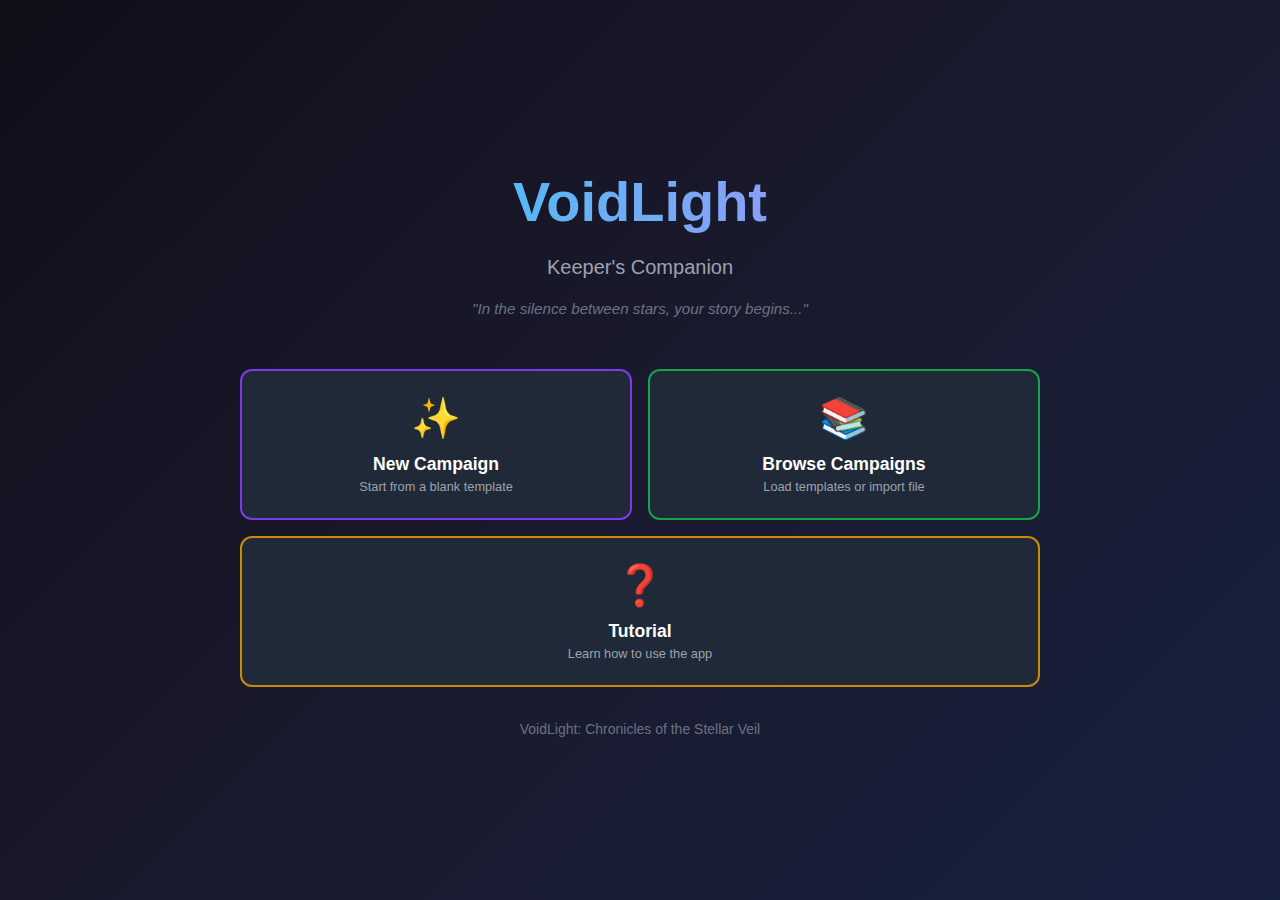
<file: index.html>
<!DOCTYPE html>
<html lang="en">

<head>
  <meta charset="UTF-8">
  <meta name="viewport" content="width=device-width, initial-scale=1.0">
  <title>VoidLight - Keeper's Companion</title>
  <link rel="stylesheet" href="styles.css">
</head>

<body>
  <div id="app" class="min-h-screen bg-gray-900 text-white">
    
    <!-- Campaign Selection Screen -->
    <div id="campaignSelectScreen" class="campaign-select-screen">
      <div class="campaign-select-container">
        <div class="campaign-select-header">
          <h1 class="title-gradient">VoidLight</h1>
          <p class="subtitle">Keeper's Companion</p>
          <p class="tagline">"In the silence between stars, your story begins..."</p>
        </div>
        
        <!-- Main Actions -->
        <div class="campaign-actions">
          <button id="newCampaignBtn" class="campaign-action-btn new">
            <span class="action-icon">✨</span>
            <span class="action-title">New Campaign</span>
            <span class="action-desc">Start from a blank template</span>
          </button>
          
          <button id="showTemplatesBtn" class="campaign-action-btn templates">
            <span class="action-icon">📚</span>
            <span class="action-title">Browse Campaigns</span>
            <span class="action-desc">Load templates or import file</span>
          </button>
          
          <button id="showTutorialBtn" class="campaign-action-btn tutorial" style="grid-column: span 2;">
            <span class="action-icon">❓</span>
            <span class="action-title">Tutorial</span>
            <span class="action-desc">Learn how to use the app</span>
          </button>
        </div>
        
        <!-- Template Browser (hidden by default) -->
        <div id="templateBrowser" class="template-browser hidden">
          <h3>📚 Campaign Library</h3>
          
          <!-- Import Button -->
          <div class="import-section">
            <label class="import-campaign-btn">
              📂 Import Campaign from File
              <input type="file" id="loadCampaignInput" accept=".json" class="hidden">
            </label>
          </div>
          
          <h4 class="template-section-title">Pre-Made Campaign Templates</h4>
          <div id="templateList" class="template-list">
            <!-- Templates loaded dynamically -->
          </div>
          <button id="closeTemplatesBtn" class="btn btn-gray mt-4">← Back</button>
        </div>
        
        <!-- Tutorial Section (hidden by default) -->
        <div id="tutorialSection" class="tutorial-section hidden">
          <h3>❓ How to Use the Keeper's Companion</h3>
          <div class="tutorial-content custom-scrollbar">
            <div class="tutorial-chapter">
              <h4>🎯 Overview</h4>
              <p>The VoidLight Keeper's Companion is a digital tool to help Keepers manage their tabletop RPG sessions. It tracks characters, clocks, dice rolls, scenes, and more.</p>
            </div>
            
            <div class="tutorial-chapter">
              <h4>📋 Dashboard</h4>
              <p>The main hub showing your current scene, active clocks, party status, and pinned NPCs/monsters. Use the "Edit Dashboard" button to choose which characters appear here.</p>
              <ul>
                <li><strong>Scene Tracker:</strong> Navigate between scenes and view details like atmosphere, objectives, and keeper tips.</li>
                <li><strong>Active Clocks:</strong> Visual progress trackers for ongoing events.</li>
                <li><strong>Spotlight Focus:</strong> Click a character to give them the spotlight (costs Hope for allies, Fear for adversaries).</li>
                <li><strong>Keeper Moves:</strong> Quick reference for soft, hard, and devastating moves.</li>
              </ul>
            </div>
            
            <div class="tutorial-chapter">
              <h4>👥 Characters (Players, NPCs, Monsters)</h4>
              <p>Each tab lets you manage different character types:</p>
              <ul>
                <li><strong>Add Characters:</strong> Click the "+ Add" button to create new characters with stats, abilities, and notes.</li>
                <li><strong>Stats:</strong> Track HP, Stress, Hope, Armor Slots, and Evasion.</li>
                <li><strong>Abilities:</strong> Add, edit, or remove abilities with costs (Hope for allies, Fear for adversaries).</li>
                <li><strong>Pin to Dashboard:</strong> Use the 📌 button to show characters on the dashboard.</li>
                <li><strong>Ally/Adversary:</strong> Toggle NPCs between ally (uses Hope) and adversary (uses Fear).</li>
              </ul>
            </div>
            
            <div class="tutorial-chapter">
              <h4>⏰ Clocks</h4>
              <p>Clocks are visual countdowns for events, dangers, or progress:</p>
              <ul>
                <li>Click segments to fill/unfill them.</li>
                <li>Create clocks with 4, 6, or 8 segments.</li>
                <li>Hide clocks from players using the eye icon.</li>
              </ul>
            </div>
            
            <div class="tutorial-chapter">
              <h4>🎲 Dice Roller</h4>
              <p>Roll dice using VoidLight's Duality system:</p>
              <ul>
                <li><strong>Duality Roll:</strong> 2d12 + modifier with Hope/Fear outcome.</li>
                <li><strong>Keeper d20:</strong> Standard d20 for quick checks.</li>
                <li><strong>Damage Dice:</strong> Roll various damage dice.</li>
                <li>Results auto-increment Hope or Fear tokens based on outcomes.</li>
              </ul>
            </div>
            
            <div class="tutorial-chapter">
              <h4>📖 Scenes</h4>
              <p>Organize your adventure into scenes:</p>
              <ul>
                <li>Click scene numbers to navigate.</li>
                <li>Expand scenes to see atmosphere, objectives, key rolls, NPCs, outcomes, and tips.</li>
                <li>Add new scenes or edit existing ones.</li>
              </ul>
            </div>
            
            <div class="tutorial-chapter">
              <h4>💾 Saving & Loading</h4>
              <ul>
                <li><strong>Save:</strong> Export your campaign to a JSON file.</li>
                <li><strong>Load:</strong> Import a previously saved campaign.</li>
                <li><strong>Reset:</strong> Return to default state or start fresh.</li>
                <li><strong>Templates:</strong> Load pre-made campaign templates.</li>
              </ul>
            </div>
            
            <div class="tutorial-chapter">
              <h4>👁 Keeper Mode</h4>
              <p>Toggle between Keeper and Player views. In Player mode, hidden characters, notes, and keeper-only information are concealed.</p>
            </div>
          </div>
          <button id="closeTutorialBtn" class="btn btn-gray mt-4">← Back</button>
        </div>
        
        <div class="campaign-select-footer">
          <p>VoidLight: Chronicles of the Stellar Veil</p>
        </div>
      </div>
    </div>
    
    <!-- Main App (hidden until campaign loaded) -->
    <div id="mainApp" class="hidden">
      <!-- Header -->
      <header class="header">
        <div class="header-container">
          <div class="header-main">
            <div class="header-title">
              <h1 class="title-gradient">VoidLight</h1>
              <p class="subtitle">Keeper's Companion</p>
            </div>

            <div class="header-controls">
              <!-- Save/Load Controls -->
              <div class="save-load-controls">
                <button id="saveBtn" class="btn btn-save btn-small" title="Save campaign to JSON file">
                  💾 Save
                </button>
                <label class="btn btn-load btn-small">
                  📂 Load
                  <input type="file" id="loadInput" accept=".json" class="hidden">
                </label>
                <button id="exportBtn" class="btn btn-cyan btn-small" title="Export/Import sections">
                  📤 Export
                </button>
                <button id="resetBtn" class="btn btn-red-dark btn-small" title="Reset to default">
                  🔄 Reset
                </button>
                <button id="exitCampaignBtn" class="btn btn-gray btn-small" title="Return to campaign selection">
                  🚪 Exit
                </button>
              </div>

              <!-- Fear Tokens -->
              <div class="fear-tokens-container">
                <span class="fear-label">Fear:</span>
                <button id="fearMinus" class="btn-token">−</button>
                <span id="fearCount" class="fear-count">0/12</span>
                <button id="fearPlus" class="btn-token">+</button>
              </div>

              <!-- Keeper Mode Toggle -->
              <button id="keeperModeBtn" class="btn btn-keeper active btn-small">
                👁 Keeper Mode
              </button>
              
              <!-- Equipment Reference -->
              <button id="equipmentBtn" class="btn btn-equipment btn-small">
                ⚔️ Equipment
              </button>
            </div>
          </div>

          <!-- Campaign Name (editable) -->
          <div class="session-name-container">
            <input type="text" id="sessionNameInput" class="session-name-input" value="New Campaign"
              placeholder="Campaign name...">
          </div>

          <!-- Navigation Tabs -->
          <div class="nav-tabs">
            <button class="tab-btn active" data-tab="dashboard">Dashboard</button>
            <button class="tab-btn" data-tab="players">Players</button>
            <button class="tab-btn" data-tab="npcs">NPCs</button>
            <button class="tab-btn" data-tab="monsters">Monsters</button>
            <button class="tab-btn" data-tab="scenes">Scenes</button>
            <button class="tab-btn" data-tab="clocks">Clocks</button>
            <button class="tab-btn" data-tab="dice">Dice</button>
            <button class="tab-btn" data-tab="notes">Notes</button>
          </div>
        </div>
      </header>

      <!-- Main Content -->
      <main class="main-content">
        <!-- Dashboard Tab -->
        <div id="dashboardTab" class="tab-content active">
          <!-- Scene Tracker -->
          <div class="panel">
            <div class="scene-header">
              <h3 class="panel-title text-purple">Scene</h3>
              <div id="sceneButtons" class="scene-buttons"></div>
            </div>
            <div id="sceneDetail"></div>
          </div>

          <!-- Clocks & Dice Roller - 2 Columns -->
          <div class="two-column-grid">
            <!-- Active Clocks -->
            <div class="panel">
              <h3 class="panel-title text-purple">Active Clocks</h3>
              <div id="dashboardClocks" class="clocks-grid"></div>
            </div>

            <!-- Dice Roller -->
            <div class="panel">
              <div id="diceRoller"></div>
            </div>
          </div>

          <!-- Party Status -->
          <div class="panel">
            <div class="panel-header">
              <h3 class="panel-title text-blue">Party Status</h3>
              <button id="dashboardSelectorBtn" class="btn btn-small btn-gray">⚙️ Edit Dashboard</button>
            </div>
            <div id="partyStatus" class="character-grid"></div>
          </div>

          <!-- NPCs on Dashboard -->
          <div id="npcDashboardPanel" class="panel hidden">
            <h3 class="panel-title text-red">Active NPCs & Enemies</h3>
            <div id="npcDashboard" class="character-grid"></div>
          </div>

          <!-- Spotlight Focus & Adversary Abilities (Keeper Only) -->
          <div class="two-column-grid keeper-only">
            <!-- Spotlight Focus -->
            <div class="panel">
              <h3 class="panel-title text-yellow">🔦 Spotlight Focus</h3>
              <p class="text-small text-gray mb-2">Players: Free | Allies: 1 Hope | Adversaries: 1 Fear</p>
              <div id="spotlightDisplay" class="spotlight-display"></div>
              <div id="spotlightButtons"></div>
            </div>

            <!-- NPC & Monster Abilities -->
            <div class="panel">
              <h3 class="panel-title text-red">⚔️ NPC & Monster Abilities</h3>
              <div id="abilityTooltip" class="ability-tooltip">
                <span class="text-gray italic">Hover over an ability to see details</span>
              </div>
              <div id="abilityButtons"></div>
            </div>
          </div>

          <!-- Keeper Moves Panel -->
          <div class="panel keeper-only">
            <h3 class="panel-title text-purple">📋 Keeper Moves</h3>
            <div class="keeper-moves-grid">
              <!-- Soft Moves -->
              <div class="moves-column">
                <div class="moves-header text-gray">Soft Moves (Free)</div>
                <div id="softMoves" class="moves-list"></div>
              </div>
              <!-- Hard Moves -->
              <div class="moves-column">
                <div class="moves-header text-purple">Hard Moves (1-3 Fear)</div>
                <div id="hardMoves" class="moves-list"></div>
              </div>
              <!-- Devastating Moves -->
              <div class="moves-column">
                <div class="moves-header text-red">Devastating (4+ Fear)</div>
                <div id="devastatingMoves" class="moves-list"></div>
              </div>
            </div>
          </div>
        </div>

        <!-- Players Tab -->
        <div id="playersTab" class="tab-content">
          <div class="tab-header">
            <h2>Player Characters</h2>
            <button id="addPlayerBtn" class="btn btn-blue keeper-only">+ Add Player</button>
          </div>
          <div id="playersGrid" class="character-cards-grid"></div>
        </div>

        <!-- NPCs Tab -->
        <div id="npcsTab" class="tab-content">
          <div class="tab-header">
            <h2>NPCs</h2>
            <button id="addNpcBtn" class="btn btn-red keeper-only">+ Add NPC</button>
          </div>
          <div id="npcsGrid" class="character-cards-grid"></div>
          <div id="hiddenNpcsInfo" class="hidden-info keeper-only hidden"></div>
        </div>

        <!-- Monsters Tab -->
        <div id="monstersTab" class="tab-content">
          <div class="tab-header">
            <h2>Monsters & Enemies</h2>
            <div class="tab-header-actions">
              <button id="bestiaryBtn" class="btn btn-cyan keeper-only">📖 Bestiary</button>
              <button id="addMonsterBtn" class="btn btn-green keeper-only">+ Add Monster</button>
            </div>
          </div>
          <div id="monstersGrid" class="character-cards-grid"></div>
          <div id="hiddenMonstersInfo" class="hidden-info keeper-only hidden"></div>
        </div>

        <!-- Scenes Tab -->
        <div id="scenesTab" class="tab-content">
          <div class="tab-header">
            <h2>Scenes</h2>
            <button id="addSceneBtn" class="btn btn-purple keeper-only">+ Add Scene</button>
          </div>
          <div id="scenesGrid" class="scenes-grid"></div>
        </div>

        <!-- Clocks Tab -->
        <div id="clocksTab" class="tab-content">
          <div class="tab-header">
            <h2>Clocks</h2>
          </div>
          <div class="add-clock-form keeper-only">
            <input type="text" id="newClockName" placeholder="Clock name..." class="input">
            <select id="newClockSegments" class="select">
              <option value="4">4 segments</option>
              <option value="6">6 segments</option>
              <option value="8">8 segments</option>
            </select>
            <button id="addClockBtn" class="btn btn-purple">+ Add Clock</button>
          </div>
          <div id="clocksGrid" class="clocks-full-grid"></div>
        </div>

        <!-- Dice Tab -->
        <div id="diceTab" class="tab-content">
          <div class="two-column-grid">
            <div class="panel">
              <div id="fullDiceRoller"></div>
            </div>
            <div class="panel">
              <h3 class="panel-title">🎲 Quick Reference</h3>
              <div class="reference-table">
                <div class="reference-row">
                  <span class="text-green">Success + Hope</span>
                  <span>Met DC, Hope > Fear → +1 Hope</span>
                </div>
                <div class="reference-row">
                  <span class="text-purple">Success + Fear</span>
                  <span>Met DC, Fear > Hope → +1 Fear</span>
                </div>
                <div class="reference-row">
                  <span class="text-cyan">Failure + Hope</span>
                  <span>Missed DC, Hope > Fear → +1 Hope</span>
                </div>
                <div class="reference-row">
                  <span class="text-red">Failure + Fear</span>
                  <span>Missed DC, Fear > Hope → +1 Fear</span>
                </div>
                <div class="reference-row">
                  <span class="text-yellow">Critical!</span>
                  <span>Doubles = Auto-success + bonus</span>
                </div>
              </div>
              <div class="difficulty-scale">
                <h4 class="text-small text-gray">Difficulty Classes</h4>
                <div class="difficulty-badges">
                  <span class="text-green">5 Trivial</span>
                  <span class="text-cyan">10 Easy</span>
                  <span class="text-white">15 Standard</span>
                  <span class="text-orange">20 Hard</span>
                  <span class="text-red">25 Almost Impossible</span>
                </div>
              </div>
              <div class="text-small text-gray mt-2">
                <p>Hope max: 10 per character | Fear Tokens max: 12</p>
              </div>
            </div>
          </div>
        </div>

        <!-- Notes Tab -->
        <div id="notesTab" class="tab-content">
          <div class="keeper-only">
            <h2>Keeper Notes</h2>
            <textarea id="notesTextarea" class="notes-textarea custom-scrollbar"
              placeholder="Write your session notes here..."></textarea>
            <div class="notes-actions">
              <button id="clearNotesBtn" class="btn btn-red-dark">🗑 Clear</button>
            </div>
          </div>
          <div class="player-only text-center text-gray py-12">
            Notes are only visible in Keeper Mode
          </div>
        </div>
      </main>

      <!-- Footer -->
      <footer class="footer">
        VoidLight Keeper's Companion • Chronicles of the Stellar Veil
      </footer>
    </div>

    <!-- Dashboard Selector Modal -->
    <div id="dashboardSelectorModal" class="modal hidden">
      <div class="modal-content modal-small">
        <div class="modal-header">
          <h4>Select Dashboard Characters</h4>
          <button id="closeDashboardSelector" class="modal-close">✕</button>
        </div>
        <div id="dashboardSelectorContent" class="modal-body custom-scrollbar"></div>
      </div>
    </div>

    <!-- Add Character Modal -->
    <div id="addCharModal" class="modal hidden">
      <div class="modal-content modal-large custom-scrollbar">
        <div class="modal-header">
          <h3 id="addCharModalTitle" class="modal-title">Add Character</h3>
          <button id="closeAddCharModal" class="modal-close">✕</button>
        </div>
        <input type="hidden" id="addCharType" value="player">
        <input type="hidden" id="addCharEditId" value="">
        <div class="modal-form">
          <div class="form-row">
            <div class="form-group">
              <label class="label">Name *</label>
              <input type="text" id="addCharName" class="input" placeholder="Character name">
            </div>
            <div class="form-group">
              <label class="label">Subtitle</label>
              <input type="text" id="addCharSubtitle" class="input" placeholder="Role or species">
            </div>
          </div>
          <div class="form-row form-row-4">
            <div class="form-group">
              <label class="label">Max HP</label>
              <input type="number" id="addCharHp" class="input" value="7" min="1">
            </div>
            <div class="form-group">
              <label class="label">Max Stress</label>
              <input type="number" id="addCharMaxStress" class="input" value="6" min="1">
            </div>
            <div class="form-group">
              <label class="label">Evasion</label>
              <input type="number" id="addCharEvasion" class="input" value="10" min="1">
            </div>
            <div class="form-group">
              <label class="label">Armor</label>
              <input type="number" id="addCharArmor" class="input" value="3" min="0">
            </div>
          </div>
          <div class="form-row form-row-4">
            <div class="form-group">
              <label class="label">Minor Threshold</label>
              <input type="number" id="addCharMinor" class="input" value="5" min="1">
            </div>
            <div class="form-group">
              <label class="label">Severe Threshold</label>
              <input type="number" id="addCharSevere" class="input" value="10" min="1">
            </div>
            <div class="form-group">
              <label class="label">Armor Slots</label>
              <input type="number" id="addCharArmorSlots" class="input" value="3" min="0" max="10">
            </div>
            <div class="form-group" id="allyCheckboxContainer">
              <label class="label">Ally?</label>
              <label class="checkbox-label mt-2">
                <input type="checkbox" id="addCharIsAlly">
                <span>Is Ally</span>
              </label>
            </div>
          </div>
          <div class="form-group">
            <label class="label">Description</label>
            <textarea id="addCharDescription" class="textarea" placeholder="Character description..."></textarea>
          </div>
          
          <!-- Abilities Editor (for NPCs and Monsters) -->
          <div id="abilitiesEditorContainer" class="abilities-editor hidden">
            <div class="abilities-editor-header">
              <span class="abilities-editor-title">⚔️ Abilities</span>
              <span id="costTypeIndicator" class="cost-type-label">(Cost: Fear)</span>
            </div>
            <div id="abilitiesList" class="abilities-list custom-scrollbar">
              <div class="no-abilities">No abilities added yet</div>
            </div>
            <div class="add-ability-row">
              <input type="text" id="newAbilityName" placeholder="Ability name">
              <select id="newAbilityType" class="type-select">
                <option value="Action">Action</option>
                <option value="Reaction">Reaction</option>
                <option value="Passive">Passive</option>
              </select>
              <input type="number" id="newAbilityCost" class="cost-input" placeholder="Cost" min="0" max="10" value="0">
              <span id="costTypeLabel" class="cost-type-label">Fear</span>
              <input type="text" id="newAbilityDesc" placeholder="Description">
              <button type="button" onclick="addModalAbility()">+ Add</button>
            </div>
          </div>
          
          <div class="form-group">
            <label class="label">Keeper Notes</label>
            <textarea id="addCharKeeperNotes" class="textarea-small"
              placeholder="Notes only visible to keeper..."></textarea>
          </div>
          <label class="checkbox-label">
            <input type="checkbox" id="addCharHidden">
            <span>Hidden from players (Keeper Only)</span>
          </label>
        </div>
        <div class="modal-actions">
          <button id="confirmAddChar" class="btn btn-purple flex-1">Add Character</button>
          <button id="cancelAddChar" class="btn btn-gray flex-1">Cancel</button>
        </div>
      </div>
    </div>

    <!-- Add Scene Modal -->
    <div id="addSceneModal" class="modal hidden">
      <div class="modal-content modal-large custom-scrollbar">
        <div class="modal-header">
          <h3 id="addSceneModalTitle" class="modal-title">Add Scene</h3>
          <button id="closeAddSceneModal" class="modal-close">✕</button>
        </div>
        <input type="hidden" id="editSceneId" value="">
        <div class="modal-form">
          <div class="form-row">
            <div class="form-group">
              <label class="label">Scene Name *</label>
              <input type="text" id="addSceneName" class="input" placeholder="e.g., The Approach">
            </div>
            <div class="form-group">
              <label class="label">Location</label>
              <input type="text" id="addSceneLocation" class="input" placeholder="e.g., Asteroid Field">
            </div>
          </div>
          <div class="form-group">
            <label class="label">Keeper Notes</label>
            <textarea id="addSceneNotes" class="textarea" placeholder="Brief notes for this scene..."></textarea>
          </div>
          <div class="form-group">
            <label class="label">Atmosphere (read-aloud text)</label>
            <textarea id="addSceneAtmosphere" class="textarea" placeholder="Descriptive text to read to players..."></textarea>
          </div>
          <div class="form-group">
            <label class="label">Objectives (one per line)</label>
            <textarea id="addSceneObjectives" class="textarea-small" placeholder="Investigate the ship&#10;Find survivors&#10;Secure the cargo"></textarea>
          </div>
          <div class="form-group">
            <label class="label">Key Rolls (one per line)</label>
            <textarea id="addSceneKeyRolls" class="textarea-small" placeholder="Knowledge + Tech (DC 14) to scan&#10;Presence + Persuasion (DC 12) to calm"></textarea>
          </div>
          <div class="form-group">
            <label class="label">NPCs Present (comma-separated)</label>
            <input type="text" id="addSceneNpcs" class="input" placeholder="Captain Rodriguez, Lisa Park">
          </div>
          <div class="form-group">
            <label class="label">Possible Outcomes (one per line)</label>
            <textarea id="addSceneOutcomes" class="textarea-small" placeholder="Success: Players gain trust&#10;Failure: Combat ensues"></textarea>
          </div>
          <div class="form-group">
            <label class="label">Keeper Tips</label>
            <textarea id="addSceneTips" class="textarea-small" placeholder="Tips for running this scene..."></textarea>
          </div>
        </div>
        <div class="modal-actions">
          <button id="confirmAddScene" class="btn btn-purple flex-1">Save Scene</button>
          <button id="cancelAddScene" class="btn btn-gray flex-1">Cancel</button>
        </div>
      </div>
    </div>

    <!-- Reset Confirmation Modal -->
    <div id="resetModal" class="modal hidden">
      <div class="modal-content modal-small">
        <div class="modal-header">
          <h4>Reset Campaign</h4>
          <button id="closeResetModal" class="modal-close">✕</button>
        </div>
        <div class="modal-body">
          <p class="text-gray mb-4">Choose a reset option:</p>
          <div class="reset-options">
            <button id="resetToDefaultBtn" class="btn btn-purple full-width mb-2">
              🔄 Reset to Template Default
            </button>
            <button id="resetToBlankBtn" class="btn btn-gray full-width mb-2">
              📄 Reset to Blank Campaign
            </button>
            <button id="cancelResetBtn" class="btn btn-red-dark full-width">
              ✕ Cancel
            </button>
          </div>
        </div>
      </div>
    </div>

    <!-- Scene Editor Modal -->
    <div id="sceneModal" class="modal hidden">
      <div class="modal-content modal-large">
        <div class="modal-header">
          <h4 id="sceneModalTitle">Add New Scene</h4>
          <button onclick="hideSceneModal()" class="modal-close">✕</button>
        </div>
        <input type="hidden" id="sceneModalMode" value="add">
        <input type="hidden" id="sceneEditId" value="">
        <div class="modal-body custom-scrollbar" style="max-height: 70vh; overflow-y: auto;">
          <div class="form-group">
            <label>Scene Name *</label>
            <input type="text" id="sceneNameInput" class="form-input" placeholder="Scene 1: The Beginning">
          </div>
          <div class="form-row">
            <div class="form-group">
              <label>Location</label>
              <input type="text" id="sceneLocationInput" class="form-input" placeholder="Space Station Alpha">
            </div>
          </div>
          <div class="form-group">
            <label>Keeper Notes</label>
            <textarea id="sceneNotesInput" class="form-textarea" rows="2" placeholder="Quick notes for the Keeper"></textarea>
          </div>
          
          <h5 class="mt-4 mb-2">🌍 Environment (Optional)</h5>
          <p class="text-gray text-small mb-2">Layer a Macro and Micro environment to create depth. Select ONE feature from the Macro as your active modifier.</p>
          
          <div class="env-layer-config">
            <div class="env-layer-header macro">MACRO ENVIRONMENT (Planet/Biome)</div>
            <div class="form-row">
              <div class="form-group" style="flex: 2;">
                <label>Environment</label>
                <select id="sceneMacroEnv" class="form-select" onchange="updateMacroTierOptions()">
                  <option value="">-- None --</option>
                  <option value="ecumenopolis">Ecumenopolis (Core World)</option>
                  <option value="death_world">Death World (Toxic)</option>
                  <option value="ice_world">Ice World (Frozen)</option>
                  <option value="volcanic_world">Volcanic World (Magma)</option>
                  <option value="dead_world">Dead World (Necropolis)</option>
                  <option value="jungle_world">Jungle World (Overgrown)</option>
                  <option value="deep_space">Deep Space (Void)</option>
                  <option value="veil_pocket">Veil Pocket (Dreamscape)</option>
                  <option value="crystalline">Crystalline World (Geode)</option>
                  <option value="megastructure">Artificial World (Megastructure)</option>
                  <option value="cyber_city">Cyber-City (Synthetic)</option>
                  <option value="desert_world">Desert World (Barren)</option>
                </select>
              </div>
              <div class="form-group" style="flex: 1;">
                <label>Tier</label>
                <select id="sceneMacroTier" class="form-select" onchange="updateMacroDifficulty()">
                  <option value="">--</option>
                </select>
              </div>
              <div class="form-group" style="flex: 0.5;">
                <label>DC</label>
                <input type="text" id="sceneMacroDC" class="input" readonly value="--">
              </div>
            </div>
            <div id="sceneMacroTierDesc" class="tier-desc hidden"></div>
          </div>
          
          <div class="env-layer-config">
            <div class="env-layer-header micro">MICRO ENVIRONMENT (Location)</div>
            <div class="form-row">
              <div class="form-group" style="flex: 2;">
                <label>Environment</label>
                <select id="sceneMicroEnv" class="form-select" onchange="updateMicroTierOptions()">
                  <option value="">-- None --</option>
                  <option value="bazaar">Marketplace / Bazaar</option>
                  <option value="noble_estate">Noble Estate / Penthouse</option>
                  <option value="cantina">Cantina / Nightclub</option>
                  <option value="factory">Factory Floor</option>
                  <option value="derelict">Derelict Ship</option>
                  <option value="prison">Prison Complex</option>
                  <option value="bunker">Military Bunker</option>
                  <option value="medical_bay">Medical Bay / Hospital</option>
                  <option value="gambling_den">Gambling Den / Casino</option>
                  <option value="cargo_hold">Cargo Hold / Warehouse</option>
                  <option value="engine_room">Engine Room / Reactor</option>
                  <option value="hangar_bay">Hangar Bay / Docking</option>
                  <option value="bridge">Bridge / Command Center</option>
                  <option value="transit_hub">Transit Hub / Spaceport</option>
                </select>
              </div>
              <div class="form-group" style="flex: 1;">
                <label>Tier</label>
                <select id="sceneMicroTier" class="form-select" onchange="updateMicroDifficulty()">
                  <option value="">--</option>
                </select>
              </div>
              <div class="form-group" style="flex: 0.5;">
                <label>DC</label>
                <input type="text" id="sceneMicroDC" class="input" readonly value="--">
              </div>
            </div>
            <div id="sceneMicroTierDesc" class="tier-desc hidden"></div>
          </div>
          <div class="form-group">
            <label>Active Environment Modifier (from Macro)</label>
            <input type="text" id="sceneEnvModifier" class="form-input" placeholder="e.g., Hostile Atmosphere: 1 Stress/min without suits">
          </div>
          
          <h5 class="mt-4 mb-2">📋 Scene Details</h5>
          <div class="form-group">
            <label>Atmosphere</label>
            <textarea id="sceneAtmosphereInput" class="form-textarea" rows="2" placeholder="Describe the sensory details..."></textarea>
          </div>
          <div class="form-group">
            <label>Objectives (one per line)</label>
            <textarea id="sceneObjectivesInput" class="form-textarea" rows="3" placeholder="Find the artifact&#10;Escape the guards&#10;Negotiate with the merchant"></textarea>
          </div>
          <div class="form-group">
            <label>Key Rolls (one per line)</label>
            <textarea id="sceneKeyRollsInput" class="form-textarea" rows="3" placeholder="Knowledge + Tech DC 14&#10;Presence + Persuasion DC 12"></textarea>
          </div>
          <div class="form-group">
            <label>NPCs Present (one per line)</label>
            <textarea id="sceneNpcsPresentInput" class="form-textarea" rows="2" placeholder="Captain Rodriguez&#10;The Mysterious Stranger"></textarea>
          </div>
          <div class="form-group">
            <label>Possible Outcomes (one per line)</label>
            <textarea id="sceneOutcomesInput" class="form-textarea" rows="3" placeholder="Success: The crew escapes&#10;Failure: Alarm is raised"></textarea>
          </div>
          <div class="form-group">
            <label>Keeper Tips</label>
            <textarea id="sceneTipsInput" class="form-textarea" rows="2" placeholder="Remember to..."></textarea>
          </div>
        </div>
        <div class="modal-footer">
          <button onclick="hideSceneModal()" class="btn btn-gray">Cancel</button>
          <button onclick="saveScene()" class="btn btn-purple">💾 Save Scene</button>
        </div>
      </div>
    </div>

    <!-- Export/Import Modal -->
    <div id="exportModal" class="modal hidden">
      <div class="modal-content modal-medium">
        <div class="modal-header">
          <h4>📤 Export / Import Sections</h4>
          <button onclick="hideExportModal()" class="modal-close">✕</button>
        </div>
        <div class="modal-body">
          <h5 class="mb-3">Export Individual Sections</h5>
          <div class="export-buttons">
            <button onclick="exportSection('players')" class="btn btn-blue full-width mb-2">👥 Export Players</button>
            <button onclick="exportSection('npcs')" class="btn btn-cyan full-width mb-2">🎭 Export NPCs</button>
            <button onclick="exportSection('monsters')" class="btn btn-red full-width mb-2">👹 Export Monsters</button>
            <button onclick="exportSection('scenes')" class="btn btn-yellow full-width mb-2">🎬 Export Scenes</button>
            <button onclick="exportSection('clocks')" class="btn btn-purple full-width mb-2">⏰ Export Clocks</button>
            <button onclick="exportSection('all')" class="btn btn-green full-width mb-2">💾 Export Full Campaign</button>
          </div>
          
          <h5 class="mt-4 mb-3">Import Section or Campaign</h5>
          <p class="text-gray text-small mb-2">Import a previously exported section file or a full campaign file.</p>
          <label class="btn btn-gray full-width">
            📂 Choose File to Import
            <input type="file" id="sectionImportInput" accept=".json" class="hidden" onchange="importSection(event)">
          </label>
        </div>
      </div>
    </div>

    <!-- Monster Bestiary Modal -->
    <div id="bestiaryModal" class="modal hidden">
      <div class="modal-content modal-full">
        <div class="modal-header">
          <h4>📖 Galactic Bestiary</h4>
          <button onclick="hideBestiaryModal()" class="modal-close">✕</button>
        </div>
        <div class="modal-body">
          <div class="bestiary-actions mb-4">
            <button onclick="loadAllBestiaryMonsters()" class="btn btn-purple">📚 Add All Monsters (Hidden)</button>
            <p class="text-gray text-small mt-1">Adds all monsters from the core rules to your campaign, hidden by default.</p>
          </div>
          <div id="bestiaryContent" class="bestiary-content custom-scrollbar">
            <!-- Populated by renderBestiary() -->
          </div>
        </div>
      </div>
    </div>

    <!-- Equipment Reference Modal -->
    <div id="equipmentModal" class="modal hidden">
      <div class="modal-content modal-full equipment-modal">
        <div class="modal-header">
          <h4>⚔️ Equipment Reference</h4>
          <div class="equipment-search-container">
            <input type="text" id="equipmentSearch" class="input equipment-search" placeholder="🔍 Search weapons, armor, augmentations..." oninput="filterEquipment()">
          </div>
          <button onclick="hideEquipmentModal()" class="modal-close">✕</button>
        </div>
        <div class="modal-body">
          <!-- Equipment Category Tabs -->
          <div class="equipment-tabs">
            <button class="equip-tab active" data-category="weapons" onclick="switchEquipmentTab('weapons')">⚔️ Weapons</button>
            <button class="equip-tab" data-category="armor" onclick="switchEquipmentTab('armor')">🛡️ Armor</button>
            <button class="equip-tab" data-category="augmentations" onclick="switchEquipmentTab('augmentations')">🦾 Augmentations</button>
            <button class="equip-tab" data-category="features" onclick="switchEquipmentTab('features')">📜 Features Glossary</button>
          </div>
          
          <!-- Equipment Content -->
          <div id="equipmentContent" class="equipment-content custom-scrollbar">
            <!-- Populated by renderEquipment() -->
          </div>
        </div>
      </div>
    </div>

  </div>

  <script src="app.js"></script>
</body>

</html>
</file>
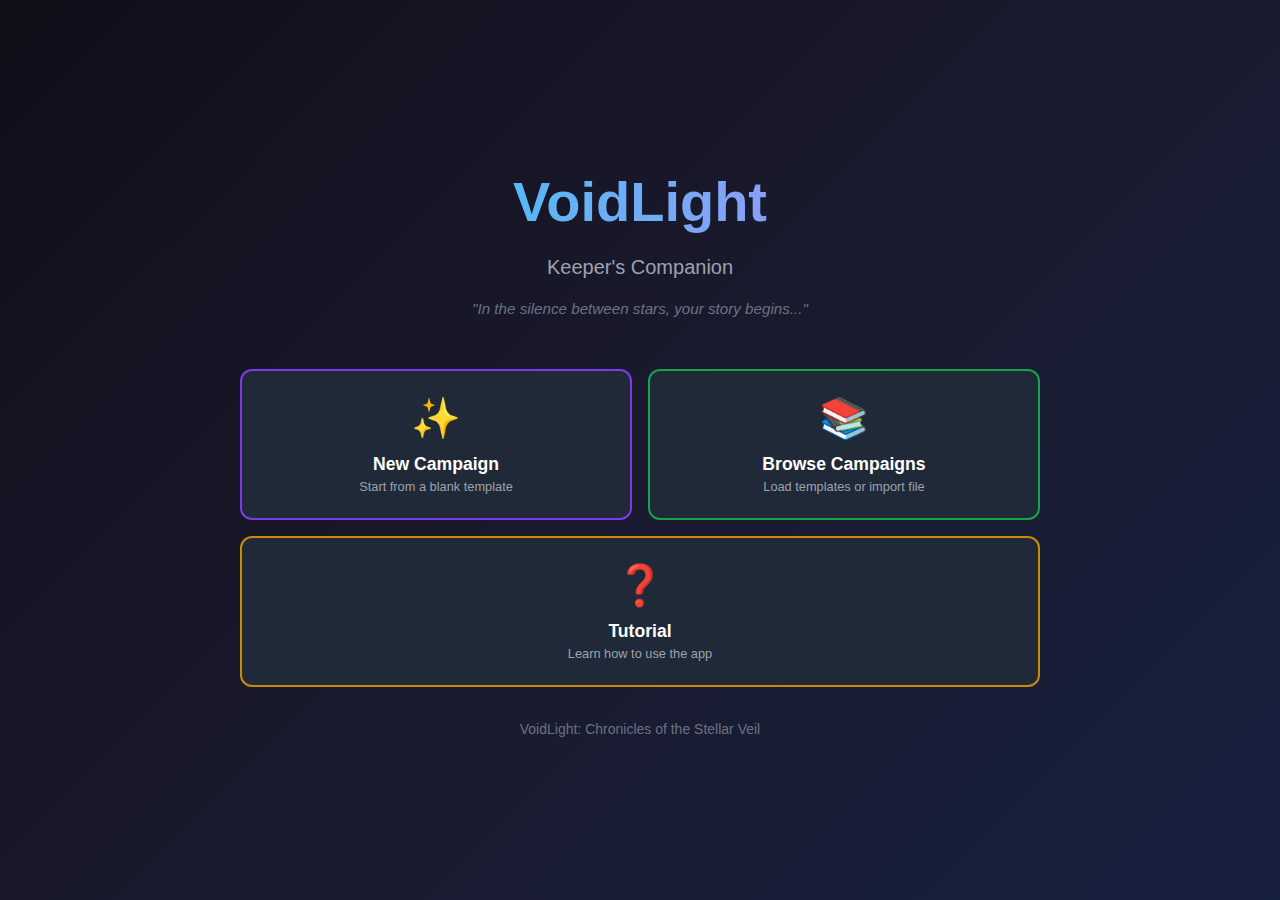
<file: VoidLight_Companion_Universal.html>
<!DOCTYPE html>
<html lang="en">
<head>
  <meta charset="UTF-8">
  <meta name="viewport" content="width=device-width, initial-scale=1.0">
  <title>VoidLight - Keeper's Companion</title>
  <style>
/* Custom Scrollbar Styles */
.custom-scrollbar::-webkit-scrollbar {
  width: 6px;
  height: 6px;
}
.custom-scrollbar::-webkit-scrollbar-track {
  background: #1f2937;
  border-radius: 3px;
}
.custom-scrollbar::-webkit-scrollbar-thumb {
  background: #4b5563;
  border-radius: 3px;
}
.custom-scrollbar::-webkit-scrollbar-thumb:hover {
  background: #6b7280;
}
.custom-scrollbar {
  scrollbar-width: thin;
  scrollbar-color: #4b5563 #1f2937;
}

/* Reset and Base Styles */
* {
  margin: 0;
  padding: 0;
  box-sizing: border-box;
}

body {
  font-family: -apple-system, BlinkMacSystemFont, 'Segoe UI', Roboto, Oxygen, Ubuntu, sans-serif;
  background-color: #111827;
  color: #ffffff;
  line-height: 1.5;
}

/* Utility Classes */
.hidden { display: none !important; }
.text-center { text-align: center; }
.text-small { font-size: 0.75rem; }
.text-xs { font-size: 0.65rem; }
.text-2xl { font-size: 1.5rem; }
.font-bold { font-weight: 700; }
.font-semibold { font-weight: 600; }
.italic { font-style: italic; }
.truncate { overflow: hidden; text-overflow: ellipsis; white-space: nowrap; }
.opacity-60 { opacity: 0.6; }
.mt-2 { margin-top: 0.5rem; }
.mt-4 { margin-top: 1rem; }
.mb-2 { margin-bottom: 0.5rem; }
.mb-4 { margin-bottom: 1rem; }
.ml-4 { margin-left: 1rem; }
.py-12 { padding-top: 3rem; padding-bottom: 3rem; }
.flex-1 { flex: 1; }
.full-width { width: 100%; }

/* Colors */
.text-white { color: #ffffff; }
.text-gray { color: #9ca3af; }
.text-red { color: #f87171; }
.text-green { color: #4ade80; }
.text-blue { color: #60a5fa; }
.text-yellow { color: #fbbf24; }
.text-purple { color: #c084fc; }
.text-cyan { color: #22d3ee; }
.text-orange { color: #fb923c; }

.bg-gray-700 { background-color: #374151; }
.bg-gray-800 { background-color: #1f2937; }
.bg-gray-900 { background-color: #111827; }

/* Min Height */
.min-h-screen { min-height: 100vh; }

/* Header */
.header {
  background: linear-gradient(to right, #581c87, #111827, #164e63);
  border-bottom: 1px solid #7e22ce;
  position: sticky;
  top: 0;
  z-index: 50;
}

.header-container {
  max-width: 80rem;
  margin: 0 auto;
  padding: 0.75rem 1rem;
}

.header-main {
  display: flex;
  justify-content: space-between;
  align-items: center;
  flex-wrap: wrap;
  gap: 0.5rem;
}

.header-title h1 {
  font-size: 1.5rem;
  font-weight: 700;
}

.title-gradient {
  background: linear-gradient(to right, #22d3ee, #c084fc);
  -webkit-background-clip: text;
  -webkit-text-fill-color: transparent;
  background-clip: text;
}

.subtitle {
  font-size: 0.75rem;
  color: #9ca3af;
}

.header-controls {
  display: flex;
  align-items: center;
  gap: 0.5rem;
  flex-wrap: wrap;
}

/* Save/Load Controls */
.save-load-controls {
  display: flex;
  align-items: center;
  gap: 0.25rem;
  background-color: #1f2937;
  border-radius: 0.5rem;
  padding: 0.25rem 0.5rem;
}

.last-saved {
  font-size: 0.75rem;
  color: #9ca3af;
  margin-left: 0.5rem;
}

/* Fear Tokens */
.fear-tokens-container {
  display: flex;
  align-items: center;
  gap: 0.5rem;
  background-color: rgba(88, 28, 135, 0.5);
  border-radius: 0.5rem;
  padding: 0.5rem 0.75rem;
}

.fear-label {
  color: #c084fc;
  font-size: 0.875rem;
}

.fear-count {
  font-size: 1.25rem;
  font-weight: 700;
  width: 3rem;
  text-align: center;
  color: #d8b4fe;
}

.fear-count.max {
  color: #f87171;
  animation: pulse 1s infinite;
}

@keyframes pulse {
  0%, 100% { opacity: 1; }
  50% { opacity: 0.5; }
}

.btn-token {
  width: 1.5rem;
  height: 1.5rem;
  background-color: #6b21a8;
  border: none;
  border-radius: 0.25rem;
  color: white;
  cursor: pointer;
  font-size: 1rem;
  display: flex;
  align-items: center;
  justify-content: center;
}

.btn-token:hover {
  background-color: #7c3aed;
}

/* Session Name */
.session-name-container {
  margin-top: 0.5rem;
}

.session-name-input {
  background-color: rgba(31, 41, 55, 0.5);
  border: 1px solid #374151;
  border-radius: 0.25rem;
  padding: 0.25rem 0.75rem;
  font-size: 0.875rem;
  color: #d1d5db;
  width: 100%;
  max-width: 25rem;
}

.session-name-input:focus {
  outline: none;
  border-color: #7c3aed;
}

/* Navigation Tabs */
.nav-tabs {
  display: flex;
  gap: 0.25rem;
  margin-top: 0.75rem;
  overflow-x: auto;
  padding-bottom: 0.25rem;
}

.tab-btn {
  padding: 0.5rem 1rem;
  border-radius: 0.5rem 0.5rem 0 0;
  background-color: rgba(31, 41, 55, 0.5);
  border: none;
  color: #9ca3af;
  cursor: pointer;
  font-size: 0.875rem;
  text-transform: capitalize;
  transition: all 0.2s;
  white-space: nowrap;
}

.tab-btn:hover {
  color: #ffffff;
}

.tab-btn.active {
  background-color: #1f2937;
  color: #ffffff;
}

/* Buttons */
.btn {
  padding: 0.5rem 1rem;
  border-radius: 0.5rem;
  border: none;
  cursor: pointer;
  font-size: 0.875rem;
  font-weight: 600;
  transition: all 0.2s;
  display: inline-flex;
  align-items: center;
  gap: 0.25rem;
}

.btn-small {
  padding: 0.25rem 0.75rem;
  font-size: 0.75rem;
}

.btn-save {
  background-color: #15803d;
  color: white;
}
.btn-save:hover { background-color: #16a34a; }

.btn-load {
  background-color: #1d4ed8;
  color: white;
  cursor: pointer;
}
.btn-load:hover { background-color: #2563eb; }

.btn-keeper {
  background-color: #374151;
  color: white;
}
.btn-keeper:hover { background-color: #4b5563; }
.btn-keeper.active {
  background-color: #ca8a04;
  color: #000000;
}

.btn-purple {
  background-color: #7c3aed;
  color: white;
}
.btn-purple:hover { background-color: #8b5cf6; }

.btn-blue {
  background-color: #2563eb;
  color: white;
}
.btn-blue:hover { background-color: #3b82f6; }

.btn-red {
  background-color: #dc2626;
  color: white;
}
.btn-red:hover { background-color: #ef4444; }

.btn-red-dark {
  background-color: #7f1d1d;
  color: white;
}
.btn-red-dark:hover { background-color: #991b1b; }

.btn-green {
  background-color: #16a34a;
  color: white;
}
.btn-green:hover { background-color: #22c55e; }

.btn-gray {
  background-color: #374151;
  color: white;
}
.btn-gray:hover { background-color: #4b5563; }

.btn-save-large, .btn-load-large {
  flex: 1;
  padding: 0.75rem 1rem;
  font-size: 1rem;
  justify-content: center;
}

.btn-save-large {
  background-color: #15803d;
  color: white;
}
.btn-save-large:hover { background-color: #16a34a; }

.btn-load-large {
  background-color: #1d4ed8;
  color: white;
  cursor: pointer;
}
.btn-load-large:hover { background-color: #2563eb; }

/* Main Content */
.main-content {
  max-width: 80rem;
  margin: 0 auto;
  padding: 1.5rem 1rem;
}

.tab-content {
  display: none;
}

.tab-content.active {
  display: block;
}

/* Panels */
.panel {
  background-color: #1f2937;
  border-radius: 0.5rem;
  padding: 0.75rem;
  margin-bottom: 1rem;
}

.panel-header {
  display: flex;
  justify-content: space-between;
  align-items: center;
  margin-bottom: 0.5rem;
}

.panel-title {
  font-size: 0.875rem;
  font-weight: 700;
  margin-bottom: 0.5rem;
}

/* Grid Layouts */
.two-column-grid {
  display: grid;
  grid-template-columns: 1fr 1fr;
  gap: 1rem;
}

.character-grid {
  display: grid;
  grid-template-columns: repeat(auto-fill, minmax(150px, 1fr));
  gap: 0.5rem;
}

.character-cards-grid {
  display: grid;
  grid-template-columns: repeat(auto-fill, minmax(300px, 1fr));
  gap: 1rem;
}

.clocks-grid {
  display: grid;
  grid-template-columns: repeat(2, 1fr);
  gap: 0.75rem;
}

.clocks-full-grid {
  display: grid;
  grid-template-columns: repeat(auto-fill, minmax(200px, 1fr));
  gap: 1rem;
}

.keeper-moves-grid {
  display: grid;
  grid-template-columns: repeat(3, 1fr);
  gap: 0.5rem;
}

/* Scene Tracker */
.scene-header {
  display: flex;
  align-items: center;
  gap: 0.75rem;
  margin-bottom: 0.5rem;
}

.scene-buttons {
  display: flex;
  gap: 0.25rem;
  flex-wrap: wrap;
}

.scene-btn {
  width: 1.75rem;
  height: 1.75rem;
  border-radius: 0.25rem;
  border: none;
  background-color: #374151;
  color: #9ca3af;
  cursor: pointer;
  font-size: 0.875rem;
  transition: all 0.2s;
}

.scene-btn:hover {
  background-color: #4b5563;
}

.scene-btn.active {
  background-color: #7c3aed;
  color: white;
  font-weight: 700;
}

/* Scene Detail */
.scene-detail {
  background-color: #111827;
  border-radius: 0.5rem;
  overflow: hidden;
}

.scene-detail-header {
  padding: 0.75rem;
}

.scene-detail-title {
  display: flex;
  align-items: center;
  gap: 0.5rem;
}

.scene-detail-title h4 {
  font-weight: 700;
  color: #c084fc;
}

.scene-detail-location {
  font-size: 0.75rem;
  color: #6b7280;
}

.scene-detail-notes {
  font-size: 0.75rem;
  color: rgba(253, 224, 71, 0.8);
  margin-top: 0.25rem;
}

.scene-expand-btn {
  background-color: #374151;
  border: none;
  padding: 0.25rem 0.5rem;
  border-radius: 0.25rem;
  color: white;
  cursor: pointer;
  font-size: 0.75rem;
  white-space: nowrap;
}

.scene-expand-btn:hover {
  background-color: #4b5563;
}

.scene-expanded {
  border-top: 1px solid #374151;
  padding: 1rem;
}

.scene-section {
  margin-bottom: 1rem;
}

.scene-section h5 {
  font-size: 0.875rem;
  font-weight: 600;
  color: #9ca3af;
  margin-bottom: 0.25rem;
}

.scene-atmosphere {
  background-color: #1f2937;
  border-radius: 0.25rem;
  padding: 0.75rem;
  font-style: italic;
  color: #d1d5db;
  font-size: 0.875rem;
}

.scene-objectives li {
  font-size: 0.875rem;
  color: #d1d5db;
  display: flex;
  align-items: flex-start;
  gap: 0.5rem;
  margin-bottom: 0.25rem;
}

.scene-objectives li::before {
  content: '•';
  color: #c084fc;
}

.scene-key-rolls {
  background-color: #1f2937;
  border-radius: 0.25rem;
  padding: 0.75rem;
}

.scene-key-rolls p {
  font-size: 0.875rem;
  color: #22d3ee;
  font-family: monospace;
  margin-bottom: 0.25rem;
}

.scene-npcs {
  display: flex;
  gap: 0.5rem;
  flex-wrap: wrap;
}

.scene-npc-tag {
  background-color: rgba(127, 29, 29, 0.3);
  color: #fca5a5;
  padding: 0.25rem 0.5rem;
  border-radius: 0.25rem;
  font-size: 0.75rem;
}

.scene-outcomes {
  background-color: #1f2937;
  border-radius: 0.25rem;
  padding: 0.75rem;
}

.scene-outcomes li {
  font-size: 0.875rem;
  color: #d1d5db;
  display: flex;
  align-items: flex-start;
  gap: 0.5rem;
  margin-bottom: 0.25rem;
}

.scene-outcomes li::before {
  content: '→';
  color: #4ade80;
}

.scene-tips {
  background-color: rgba(113, 63, 18, 0.2);
  border: 1px solid #854d0e;
  border-radius: 0.25rem;
  padding: 0.75rem;
  color: #fde047;
  font-size: 0.875rem;
}

/* Clock Component */
.clock-container {
  background-color: #111827;
  border-radius: 0.5rem;
  padding: 0.5rem;
  position: relative;
}

.clock-container.compact {
  padding: 0.5rem;
}

.clock-hidden-indicator {
  position: absolute;
  top: 0;
  right: 0.25rem;
  font-size: 0.75rem;
  color: #eab308;
}

.clock-name {
  text-align: center;
  font-size: 0.75rem;
  font-weight: 600;
  color: #c084fc;
  margin-bottom: 0.25rem;
  overflow: hidden;
  text-overflow: ellipsis;
  white-space: nowrap;
}

.clock-svg-container {
  width: 5rem;
  height: 5rem;
  margin: 0 auto;
}

.clock-svg-container.compact {
  width: 5rem;
  height: 5rem;
}

.clock-controls {
  display: flex;
  justify-content: center;
  gap: 0.25rem;
  margin-top: 0.5rem;
}

.clock-btn {
  width: 2rem;
  height: 1.5rem;
  background-color: #374151;
  border: none;
  border-radius: 0.25rem;
  color: white;
  cursor: pointer;
  font-size: 0.875rem;
}

.clock-btn:hover {
  background-color: #4b5563;
}

.clock-btn.reset {
  font-size: 0.75rem;
}

.clock-btn.reset:hover {
  background-color: #ca8a04;
}

.clock-delete {
  margin-top: 0.25rem;
  font-size: 0.75rem;
  color: #f87171;
  background: none;
  border: none;
  cursor: pointer;
  width: 100%;
}

.clock-delete:hover {
  color: #fca5a5;
}

/* Character Cards */
.character-card {
  border-radius: 0.5rem;
  padding: 0.75rem;
  position: relative;
}

.character-card.player {
  background-color: rgba(30, 58, 138, 0.5);
  border: 1px solid #1d4ed8;
}

.character-card.ally {
  background-color: rgba(22, 78, 99, 0.3);
  border: 1px solid #0891b2;
}

.character-card.adversary {
  background-color: rgba(127, 29, 29, 0.3);
  border: 1px solid #991b1b;
}

.character-card.monster {
  background-color: rgba(20, 83, 45, 0.3);
  border: 1px solid #166534;
}

.character-card.hidden-char {
  opacity: 0.75;
}

.character-card-header {
  display: flex;
  justify-content: space-between;
  align-items: flex-start;
  margin-bottom: 0.5rem;
}

.character-name {
  font-weight: 700;
  font-size: 1.125rem;
}

.ally-indicator {
  color: #22d3ee;
  margin-left: 0.5rem;
}

.character-subtitle {
  font-size: 0.75rem;
  color: #9ca3af;
}

.character-header-buttons {
  display: flex;
  gap: 0.25rem;
  align-items: center;
}

.ally-toggle-btn {
  font-size: 0.75rem;
  padding: 0.125rem 0.5rem;
  border-radius: 0.25rem;
  border: none;
  cursor: pointer;
}

.ally-toggle-btn.ally {
  background-color: #0891b2;
  color: white;
}

.ally-toggle-btn.adversary {
  background-color: #dc2626;
  color: white;
}

.pin-btn {
  font-size: 0.75rem;
  padding: 0.125rem;
  background: none;
  border: none;
  cursor: pointer;
  color: #6b7280;
}

.pin-btn.pinned {
  color: #eab308;
}

.pin-btn:hover {
  color: #eab308;
}

.hidden-indicator {
  color: #eab308;
  font-size: 0.75rem;
}

.expand-btn {
  background: none;
  border: none;
  color: #9ca3af;
  cursor: pointer;
  font-size: 0.875rem;
}

.expand-btn:hover {
  color: white;
}

/* Character Stats */
.character-stats {
  display: grid;
  grid-template-columns: 1fr 1fr;
  gap: 0.5rem;
  font-size: 0.875rem;
  margin-bottom: 0.5rem;
}

.stat-row {
  display: flex;
  align-items: center;
  gap: 0.5rem;
}

.stat-label {
  color: #f87171;
}

.stat-label.stress {
  color: #fbbf24;
}

.stat-label.hope {
  color: #22d3ee;
}

.stat-btn {
  width: 1.25rem;
  height: 1.25rem;
  background-color: #374151;
  border: none;
  border-radius: 0.25rem;
  color: white;
  cursor: pointer;
  font-size: 0.75rem;
  display: flex;
  align-items: center;
  justify-content: center;
}

.stat-btn:hover {
  background-color: #4b5563;
}

.stat-value.critical {
  color: #ef4444;
  font-weight: 700;
}

.stat-value.max-stress {
  color: #eab308;
  font-weight: 700;
}

.stat-value.max-hope {
  color: #eab308;
}

/* Armor Section */
.armor-section {
  font-size: 0.875rem;
  margin-bottom: 0.5rem;
  background-color: rgba(31, 41, 55, 0.5);
  border-radius: 0.25rem;
  padding: 0.5rem;
}

.armor-header {
  display: flex;
  justify-content: space-between;
  align-items: center;
  margin-bottom: 0.25rem;
}

.armor-thresholds {
  font-size: 0.75rem;
  color: #6b7280;
}

.armor-slots {
  display: flex;
  gap: 0.25rem;
}

.armor-slot {
  width: 1.5rem;
  height: 1.5rem;
  border-radius: 0.25rem;
  border: none;
  cursor: pointer;
  transition: all 0.2s;
}

.armor-slot.active {
  background-color: #ea580c;
  border: 1px solid #fb923c;
}

.armor-slot.used {
  background-color: #374151;
  border: 1px solid #4b5563;
  opacity: 0.5;
}

/* Evasion */
.evasion-row {
  font-size: 0.875rem;
  color: #9ca3af;
  margin-bottom: 0.5rem;
}

.evasion-value {
  color: white;
  font-weight: 600;
}

/* Expanded Details */
.character-expanded {
  margin-top: 0.75rem;
  padding-top: 0.75rem;
  border-top: 1px solid #374151;
  font-size: 0.875rem;
}

.character-description {
  color: #d1d5db;
  font-style: italic;
  margin-bottom: 0.5rem;
}

.abilities-section {
  margin-bottom: 0.5rem;
}

.abilities-title {
  font-weight: 600;
  color: #c084fc;
  margin-bottom: 0.25rem;
}

.ability-item {
  display: flex;
  align-items: center;
  justify-content: space-between;
  background-color: #1f2937;
  border-radius: 0.25rem;
  padding: 0.25rem 0.5rem;
  font-size: 0.875rem;
  margin-bottom: 0.25rem;
}

.ability-type-icon {
  margin-right: 0.25rem;
}

.ability-type-icon.reaction { color: #fb923c; }
.ability-type-icon.passive { color: #60a5fa; }
.ability-type-icon.action { color: #4ade80; }

.ability-desc {
  color: #6b7280;
  font-size: 0.75rem;
  margin-left: 0.5rem;
}

.ability-cost {
  font-size: 0.75rem;
}

.ability-cost.hope { color: #22d3ee; }
.ability-cost.fear { color: #c084fc; }

.ability-delete {
  color: #f87171;
  background: none;
  border: none;
  cursor: pointer;
  font-size: 0.75rem;
  margin-left: 0.25rem;
}

.ability-delete:hover {
  color: #fca5a5;
}

.ability-edit-btn {
  background: none;
  border: none;
  color: #60a5fa;
  cursor: pointer;
  padding: 0.15rem 0.25rem;
  font-size: 0.75rem;
  border-radius: 0.25rem;
  transition: background-color 0.2s;
}

.ability-edit-btn:hover {
  background-color: rgba(96, 165, 250, 0.2);
  color: #93c5fd;
}

/* Add Ability Form */
.add-ability-form {
  margin-top: 0.5rem;
  padding: 0.5rem;
  background-color: #111827;
  border: 1px solid #374151;
  border-radius: 0.25rem;
}

.add-ability-form .form-row {
  display: flex;
  gap: 0.25rem;
  flex-wrap: wrap;
}

.add-ability-form input,
.add-ability-form select {
  background-color: #1f2937;
  border: 1px solid #4b5563;
  border-radius: 0.25rem;
  padding: 0.125rem 0.25rem;
  font-size: 0.75rem;
  color: white;
}

.add-ability-form input::placeholder {
  color: #6b7280;
}

.add-ability-form input[type="text"] {
  flex: 1;
  min-width: 5rem;
}

.add-ability-form input[type="number"] {
  width: 3rem;
}

.add-ability-btn {
  background-color: #7c3aed;
  border: none;
  border-radius: 0.25rem;
  padding: 0.125rem 0.5rem;
  color: white;
  cursor: pointer;
  font-size: 0.75rem;
}

.add-ability-btn:hover {
  background-color: #8b5cf6;
}

/* Equipment */
.equipment-section {
  margin-bottom: 0.5rem;
}

.equipment-title {
  font-weight: 600;
  color: #4ade80;
  margin-bottom: 0.25rem;
}

.equipment-text {
  color: #9ca3af;
}

/* Keeper Notes */
.keeper-notes-section {
  background-color: rgba(113, 63, 18, 0.3);
  border: 1px solid #854d0e;
  border-radius: 0.25rem;
  padding: 0.5rem;
  margin-bottom: 0.5rem;
}

.keeper-notes-title {
  font-weight: 600;
  color: #fde047;
  margin-bottom: 0.25rem;
}

.keeper-notes-text {
  color: #fef08a;
  font-size: 0.75rem;
}

/* Quick Note */
.quick-note-section {
  margin-top: 0.5rem;
  padding-top: 0.5rem;
  border-top: 1px solid #374151;
}

.quick-note-btn {
  font-size: 0.75rem;
  color: #9ca3af;
  background: none;
  border: none;
  cursor: pointer;
  display: flex;
  align-items: center;
  gap: 0.25rem;
}

.quick-note-btn:hover {
  color: white;
}

.quick-note-indicator {
  color: #eab308;
  margin-left: 0.25rem;
}

.quick-note-textarea {
  width: 100%;
  margin-top: 0.25rem;
  background-color: #1f2937;
  border: 1px solid #4b5563;
  border-radius: 0.25rem;
  padding: 0.25rem 0.5rem;
  font-size: 0.75rem;
  color: white;
  resize: none;
  height: 4rem;
}

.quick-note-preview {
  font-size: 0.75rem;
  color: #9ca3af;
  font-style: italic;
  margin-top: 0.25rem;
  overflow: hidden;
  text-overflow: ellipsis;
  white-space: nowrap;
}

/* Delete Character Button */
.delete-char-btn {
  margin-top: 0.5rem;
  font-size: 0.75rem;
  color: #f87171;
  background: none;
  border: none;
  cursor: pointer;
}

.delete-char-btn:hover {
  color: #fca5a5;
}

/* Dashboard Character Card (Compact) */
.dashboard-char-card {
  border-radius: 0.5rem;
  padding: 0.5rem;
  font-size: 0.75rem;
  position: relative;
  cursor: pointer;
  transition: all 0.2s;
  border: 2px solid;
}

.dashboard-char-card:hover {
  filter: brightness(1.1);
}

.dashboard-char-card.player {
  background-color: rgba(30, 58, 138, 0.3);
  border-color: #2563eb;
}

.dashboard-char-card.ally {
  background-color: rgba(22, 78, 99, 0.2);
  border-color: #0891b2;
}

.dashboard-char-card.adversary {
  background-color: rgba(127, 29, 29, 0.3);
  border-color: #dc2626;
}

.dashboard-char-card.monster {
  background-color: rgba(20, 83, 45, 0.3);
  border-color: #16a34a;
}

.dashboard-char-card.spotlight {
  border-color: #eab308;
  box-shadow: 0 0 0 2px #eab308, 0 0 0 4px #111827;
}

.spotlight-indicator {
  position: absolute;
  top: -0.5rem;
  left: 50%;
  transform: translateX(-50%);
  background-color: #eab308;
  color: black;
  font-size: 0.75rem;
  padding: 0 0.25rem;
  border-radius: 0.25rem;
  font-weight: 700;
}

.dashboard-card-header {
  display: flex;
  justify-content: space-between;
  align-items: center;
  margin-bottom: 0.25rem;
}

.dashboard-card-name {
  font-weight: 700;
  overflow: hidden;
  text-overflow: ellipsis;
  white-space: nowrap;
  flex: 1;
  padding-right: 0.25rem;
}

.dashboard-card-buttons {
  display: flex;
  align-items: center;
  gap: 0.25rem;
}

.unpin-btn {
  color: #6b7280;
  background: none;
  border: none;
  cursor: pointer;
  font-size: 0.75rem;
}

.unpin-btn:hover {
  color: #f87171;
}

/* Dashboard Stats Row */
.dashboard-stats-row {
  display: flex;
  gap: 0.25rem;
  margin-bottom: 0.25rem;
}

.dashboard-stat {
  flex: 1;
  background-color: #1f2937;
  border-radius: 0.25rem;
  padding: 0.25rem;
}

.dashboard-stat-header {
  display: flex;
  justify-content: space-between;
  align-items: center;
  margin-bottom: 0.125rem;
}

.dashboard-stat-icon {
  font-size: 0.75rem;
}

.dashboard-stat-icon.hp { color: #f87171; }
.dashboard-stat-icon.stress { color: #fbbf24; }
.dashboard-stat-icon.hope { color: #22d3ee; }

.dashboard-stat-value {
  color: #d1d5db;
  font-size: 0.75rem;
}

.dashboard-stat-value.critical {
  color: #ef4444;
  font-weight: 700;
}

.dashboard-stat-value.max {
  color: #eab308;
  font-weight: 700;
}

.dashboard-stat-buttons {
  display: flex;
  gap: 0.125rem;
}

.dashboard-stat-btn {
  flex: 1;
  padding: 0.125rem;
  border: none;
  border-radius: 0.125rem;
  cursor: pointer;
  font-size: 0.625rem;
}

.dashboard-stat-btn.minus {
  background-color: rgba(127, 29, 29, 0.5);
}
.dashboard-stat-btn.minus:hover {
  background-color: #991b1b;
}

.dashboard-stat-btn.plus {
  background-color: rgba(20, 83, 45, 0.5);
}
.dashboard-stat-btn.plus:hover {
  background-color: #166534;
}

.dashboard-stat-btn.neutral {
  background-color: #374151;
}
.dashboard-stat-btn.neutral:hover {
  background-color: #4b5563;
}

/* Dashboard Armor Row */
.dashboard-armor-row {
  display: flex;
  align-items: center;
  gap: 0.25rem;
  margin-bottom: 0.25rem;
}

.dashboard-armor-icon {
  color: #fb923c;
  font-size: 0.75rem;
}

.dashboard-armor-slots {
  display: flex;
  gap: 0.125rem;
  flex: 1;
}

.dashboard-armor-slot {
  height: 0.75rem;
  flex: 1;
  border-radius: 0.125rem;
  border: none;
  cursor: pointer;
  transition: all 0.2s;
}

.dashboard-armor-slot.active {
  background-color: #f97316;
}

.dashboard-armor-slot.used {
  background-color: #4b5563;
  opacity: 0.5;
}

.dashboard-evasion {
  color: #9ca3af;
  font-size: 0.75rem;
}

.dashboard-evasion-value {
  color: white;
  font-weight: 600;
}

/* Dashboard Armor Thresholds */
.dashboard-armor-thresholds {
  display: flex;
  justify-content: space-between;
  font-size: 0.625rem;
  color: #6b7280;
}

.dashboard-armor-thresholds span {
  display: flex;
  gap: 0.125rem;
}

.armor-value { color: #fb923c; }
.minor-value { color: #fde047; }
.severe-value { color: #fca5a5; }

/* Dashboard Quick Note */
.dashboard-quick-note {
  margin-top: 0.25rem;
  padding-top: 0.25rem;
  border-top: 1px solid #374151;
}

/* Dice Roller */
.dice-roller {
  padding: 0.5rem;
}

.dice-roller-title {
  font-size: 0.875rem;
  font-weight: 700;
  color: #22d3ee;
  margin-bottom: 0.5rem;
}

/* Difficulty Scale */
.difficulty-section {
  margin-bottom: 0.75rem;
}

.difficulty-label {
  font-size: 0.75rem;
  color: #9ca3af;
  margin-bottom: 0.25rem;
}

.difficulty-buttons {
  display: flex;
  gap: 0.25rem;
  flex-wrap: wrap;
  justify-content: flex-start;
}

.difficulty-btn {
  padding: 0.25rem 0.5rem;
  border-radius: 0.25rem;
  border: none;
  background-color: #374151;
  color: #9ca3af;
  cursor: pointer;
  font-size: 0.75rem;
  transition: all 0.2s;
}

.difficulty-btn:hover {
  background-color: #4b5563;
}

.difficulty-btn.active {
  background-color: #7c3aed;
  color: white;
}

.difficulty-input {
  width: 3.5rem;
  background-color: #374151;
  border: none;
  border-radius: 0.25rem;
  padding: 0.25rem 0.5rem;
  font-size: 0.75rem;
  color: white;
  text-align: center;
}

.difficulty-display {
  text-align: center;
  font-size: 0.75rem;
  color: #6b7280;
  margin-top: 0.25rem;
}

/* Modifier and Advantage */
.modifier-section {
  display: flex;
  gap: 0.5rem;
  margin-bottom: 0.75rem;
  align-items: center;
  flex-wrap: wrap;
}

.modifier-controls {
  display: flex;
  align-items: center;
  gap: 0.25rem;
}

.modifier-label {
  font-size: 0.75rem;
  color: #9ca3af;
}

.modifier-btn {
  width: 1.5rem;
  height: 1.5rem;
  background-color: #374151;
  border: none;
  border-radius: 0.25rem;
  color: white;
  cursor: pointer;
  font-size: 0.875rem;
}

.modifier-btn:hover {
  background-color: #4b5563;
}

.modifier-value {
  width: 1.5rem;
  text-align: center;
  font-weight: 700;
  font-size: 0.875rem;
}

.advantage-controls {
  display: flex;
  gap: 0.25rem;
}

.advantage-btn {
  padding: 0.25rem 0.5rem;
  border-radius: 0.25rem;
  border: none;
  background-color: #374151;
  color: #9ca3af;
  cursor: pointer;
  font-size: 0.75rem;
  transition: all 0.2s;
}

.advantage-btn:hover {
  background-color: #4b5563;
}

.advantage-btn.advantage.active {
  background-color: #16a34a;
  color: white;
}

.advantage-btn.disadvantage.active {
  background-color: #dc2626;
  color: white;
}

/* Roll Buttons */
.roll-buttons {
  display: grid;
  grid-template-columns: 1fr 1fr;
  gap: 0.5rem;
  margin-bottom: 0.75rem;
}

.roll-btn {
  padding: 0.5rem;
  border: none;
  border-radius: 0.25rem;
  font-weight: 700;
  font-size: 0.875rem;
  cursor: pointer;
  transition: all 0.2s;
}

.roll-btn.duality {
  background: linear-gradient(to right, #0891b2, #7c3aed);
}

.roll-btn.duality:hover {
  background: linear-gradient(to right, #06b6d4, #8b5cf6);
}

.roll-btn.d20 {
  background: linear-gradient(to right, #ea580c, #dc2626);
}

.roll-btn.d20:hover {
  background: linear-gradient(to right, #f97316, #ef4444);
}

/* Damage Dice */
.damage-dice {
  display: flex;
  gap: 0.25rem;
  margin-bottom: 0.75rem;
  flex-wrap: wrap;
}

.damage-btn {
  background-color: #374151;
  border: none;
  border-radius: 0.25rem;
  padding: 0.25rem 0.5rem;
  color: white;
  cursor: pointer;
  font-size: 0.75rem;
}

.damage-btn:hover {
  background-color: #4b5563;
}

/* Roll Result */
.roll-result {
  background-color: #111827;
  border-radius: 0.25rem;
  padding: 0.75rem;
  margin-bottom: 0.75rem;
  text-align: center;
}

.duality-result {
  display: flex;
  justify-content: center;
  gap: 1rem;
  margin-bottom: 0.5rem;
}

.duality-die {
  text-align: center;
}

.duality-die-label {
  font-size: 0.75rem;
}

.duality-die-label.hope { color: #22d3ee; }
.duality-die-label.fear { color: #c084fc; }
.duality-die-label.adv { color: #4ade80; }
.duality-die-label.dis { color: #f87171; }

.duality-die-value {
  font-size: 1.5rem;
  font-weight: 700;
}

.duality-die-value.hope-high { color: #67e8f9; }
.duality-die-value.hope-low { color: #0891b2; }
.duality-die-value.fear-high { color: #d8b4fe; }
.duality-die-value.fear-low { color: #7c3aed; }
.duality-die-value.adv-positive { color: #4ade80; }
.duality-die-value.adv-negative { color: #f87171; }

.roll-calculation {
  font-size: 0.75rem;
  color: #9ca3af;
  margin-bottom: 0.25rem;
}

.roll-total {
  font-weight: 700;
  font-size: 1rem;
}

.roll-total.success { color: #4ade80; }
.roll-total.failure { color: #f87171; }

.roll-vs-dc {
  color: #6b7280;
}

.doubles-indicator {
  color: #eab308;
  font-size: 0.75rem;
  margin-bottom: 0.25rem;
  animation: pulse 1s infinite;
}

.roll-outcome {
  font-weight: 700;
  font-size: 0.875rem;
}

.roll-outcome.success-hope { color: #22d3ee; }
.roll-outcome.success-fear { color: #c084fc; }
.roll-outcome.failure-hope { color: #fb923c; }
.roll-outcome.failure-fear { color: #f87171; }
.roll-outcome.critical { color: #eab308; }

.gain-indicators {
  margin-top: 0.25rem;
  font-size: 0.75rem;
}

.gain-hope {
  background-color: rgba(22, 78, 99, 0.5);
  color: #67e8f9;
  padding: 0.125rem 0.25rem;
  border-radius: 0.25rem;
  margin-right: 0.25rem;
}

.gain-fear {
  background-color: rgba(88, 28, 135, 0.5);
  color: #d8b4fe;
  padding: 0.125rem 0.25rem;
  border-radius: 0.25rem;
}

/* D20 Result */
.d20-result-value {
  font-size: 2rem;
  font-weight: 700;
  margin-bottom: 0.25rem;
}

.d20-result-value.nat20 { color: #eab308; }
.d20-result-value.nat1 { color: #ef4444; }

.d20-modifier {
  font-size: 0.75rem;
  color: #9ca3af;
}

.d20-nat-indicator {
  font-weight: 700;
  font-size: 0.875rem;
}

.d20-nat-indicator.nat20 { color: #eab308; }
.d20-nat-indicator.nat1 { color: #ef4444; }

/* Damage Result */
.damage-result-dice {
  font-size: 0.75rem;
  color: #9ca3af;
}

.damage-result-total {
  font-size: 1.5rem;
  font-weight: 700;
  color: #fb923c;
}

.damage-result-rolls {
  font-size: 0.75rem;
  color: #6b7280;
}

/* Roll History */
.roll-history {
  border-top: 1px solid #374151;
  padding-top: 0.5rem;
}

.roll-history-title {
  font-size: 0.75rem;
  color: #6b7280;
  margin-bottom: 0.25rem;
}

.roll-history-list {
  max-height: 5rem;
  overflow-y: auto;
}

.roll-history-item {
  font-size: 0.75rem;
  color: #9ca3af;
  display: flex;
  justify-content: space-between;
  margin-bottom: 0.125rem;
}

/* Spotlight Section */
.spotlight-display {
  margin-bottom: 0.5rem;
}

.spotlight-active {
  background-color: rgba(113, 63, 18, 0.3);
  border: 1px solid #ca8a04;
  border-radius: 0.25rem;
  padding: 0.5rem;
  display: flex;
  justify-content: space-between;
  align-items: center;
}

.spotlight-name {
  font-weight: 700;
  color: #fde047;
}

.spotlight-type {
  font-size: 0.75rem;
  color: #fef08a;
  margin-left: 0.5rem;
}

.spotlight-clear-btn {
  font-size: 0.75rem;
  color: #9ca3af;
  background: none;
  border: none;
  cursor: pointer;
}

.spotlight-clear-btn:hover {
  color: white;
}

.spotlight-empty {
  font-size: 0.75rem;
  color: #6b7280;
  font-style: italic;
  margin-bottom: 0.5rem;
}

.spotlight-section {
  margin-bottom: 0.5rem;
}

.spotlight-section-title {
  font-size: 0.75rem;
  font-weight: 700;
  margin-bottom: 0.25rem;
}

.spotlight-section-title.players { color: #60a5fa; }
.spotlight-section-title.allies { color: #22d3ee; }
.spotlight-section-title.adversaries { color: #f87171; }

.spotlight-btn {
  width: 100%;
  text-align: left;
  padding: 0.25rem 0.5rem;
  border-radius: 0.25rem;
  border: none;
  font-size: 0.75rem;
  cursor: pointer;
  transition: all 0.2s;
  display: flex;
  justify-content: space-between;
  margin-bottom: 0.125rem;
}

.spotlight-btn.player {
  background-color: rgba(30, 58, 138, 0.3);
  color: #93c5fd;
}

.spotlight-btn.player:hover {
  background-color: rgba(30, 58, 138, 0.5);
}

.spotlight-btn.ally {
  background-color: rgba(22, 78, 99, 0.3);
  color: #67e8f9;
}

.spotlight-btn.ally:hover {
  background-color: rgba(22, 78, 99, 0.5);
}

.spotlight-btn.adversary {
  background-color: rgba(127, 29, 29, 0.3);
  color: #fca5a5;
}

.spotlight-btn.adversary:hover {
  background-color: rgba(127, 29, 29, 0.5);
}

.spotlight-btn.active {
  background-color: #ca8a04;
  color: black;
  font-weight: 700;
}

.spotlight-btn:disabled {
  background-color: #374151;
  color: #6b7280;
  cursor: not-allowed;
}

.spotlight-cost {
  font-size: 0.75rem;
}

.spotlight-cost.hope { color: #22d3ee; }
.spotlight-cost.fear { color: #c084fc; }

/* Ability Tooltip */
.ability-tooltip {
  font-size: 0.75rem;
  padding: 0.5rem;
  margin-bottom: 0.5rem;
  border-radius: 0.25rem;
  height: 4rem;
  overflow: hidden;
  background-color: #111827;
  border: 1px solid #374151;
}

.ability-tooltip.active {
  background-color: #030712;
  border-color: #7c3aed;
}

.ability-tooltip-name {
  font-weight: 700;
  color: white;
  overflow: hidden;
  text-overflow: ellipsis;
  white-space: nowrap;
}

.ability-tooltip-info {
  color: #d1d5db;
}

.ability-tooltip-type.reaction { color: #fb923c; }
.ability-tooltip-type.passive { color: #60a5fa; }
.ability-tooltip-type.action { color: #4ade80; }

.ability-tooltip-cost {
  margin-left: 0.5rem;
}

.ability-tooltip-cost.hope { color: #22d3ee; }
.ability-tooltip-cost.fear { color: #c084fc; }

.ability-tooltip-desc {
  color: #9ca3af;
  margin-top: 0.125rem;
  display: -webkit-box;
  -webkit-line-clamp: 2;
  -webkit-box-orient: vertical;
  overflow: hidden;
}

/* Ability Buttons Section */
.ability-buttons-section {
  margin-bottom: 0.5rem;
}

.ability-buttons-container {
  background-color: rgba(22, 78, 99, 0.2);
  border: 1px solid #0e7490;
  border-radius: 0.25rem;
  padding: 0.5rem;
  margin-bottom: 0.5rem;
}

.ability-buttons-container.ally {
  background-color: rgba(22, 78, 99, 0.2);
  border-color: #0e7490;
}

.ability-buttons-container.adversary {
  background-color: rgba(127, 29, 29, 0.2);
  border-color: #991b1b;
}

.ability-buttons-container.monster {
  background-color: rgba(20, 83, 45, 0.2);
  border-color: #166534;
}

.ability-container-title {
  font-size: 0.75rem;
  font-weight: 700;
  margin-bottom: 0.25rem;
}

.ability-container-title.ally { color: #22d3ee; }
.ability-container-title.adversary { color: #f87171; }
.ability-container-title.monster { color: #4ade80; }

.ability-btn {
  width: 100%;
  text-align: left;
  padding: 0.25rem 0.5rem;
  border-radius: 0.25rem;
  border: none;
  font-size: 0.75rem;
  cursor: pointer;
  transition: all 0.2s;
  display: flex;
  justify-content: space-between;
  align-items: center;
  margin-bottom: 0.125rem;
}

.ability-btn.free {
  background-color: #374151;
  color: #d1d5db;
}

.ability-btn.free:hover {
  background-color: #4b5563;
}

.ability-btn.hope-cost {
  background-color: rgba(22, 78, 99, 0.5);
  color: #67e8f9;
}

.ability-btn.hope-cost:hover {
  background-color: #0e7490;
}

.ability-btn.fear-cost {
  background-color: rgba(88, 28, 135, 0.5);
  color: #d8b4fe;
}

.ability-btn.fear-cost:hover {
  background-color: #6b21a8;
}

.ability-btn:disabled {
  background-color: #374151;
  color: #6b7280;
  cursor: not-allowed;
}

.ability-btn-cost {
  font-weight: 700;
}

.ability-btn-cost.hope { color: #22d3ee; }
.ability-btn-cost.fear { color: #c084fc; }

/* Keeper Moves */
.moves-column {
  background-color: #111827;
  border-radius: 0.25rem;
  padding: 0.5rem;
}

.moves-header {
  font-size: 0.75rem;
  font-weight: 700;
  margin-bottom: 0.5rem;
}

.moves-list {
  display: flex;
  flex-direction: column;
  gap: 0.25rem;
}

.move-btn {
  width: 100%;
  text-align: left;
  padding: 0.25rem 0.5rem;
  border-radius: 0.25rem;
  border: none;
  font-size: 0.75rem;
  cursor: pointer;
  transition: all 0.2s;
  display: flex;
  justify-content: space-between;
}

.move-btn.soft {
  background-color: #374151;
  color: white;
}

.move-btn.soft:hover {
  background-color: #4b5563;
}

.move-btn.hard {
  background-color: rgba(88, 28, 135, 0.5);
  color: #d8b4fe;
}

.move-btn.hard:hover {
  background-color: #6b21a8;
}

.move-btn.devastating {
  background-color: rgba(127, 29, 29, 0.5);
  color: #fca5a5;
}

.move-btn.devastating:hover {
  background-color: #991b1b;
}

.move-btn:disabled {
  background-color: #374151;
  color: #6b7280;
  cursor: not-allowed;
}

.move-cost {
  font-weight: 700;
}

.move-cost.purple { color: #c084fc; }
.move-cost.red { color: #f87171; }

/* Tab Header */
.tab-header {
  display: flex;
  justify-content: space-between;
  align-items: center;
  margin-bottom: 1rem;
}

.tab-header h2 {
  font-size: 1.25rem;
  font-weight: 700;
}

/* Add Clock Form */
.add-clock-form {
  display: flex;
  gap: 0.5rem;
  margin-bottom: 1rem;
  flex-wrap: wrap;
}

/* Hidden Info */
.hidden-info {
  margin-top: 1rem;
  padding: 0.75rem;
  background-color: rgba(113, 63, 18, 0.3);
  border: 1px solid #854d0e;
  border-radius: 0.25rem;
}

.hidden-info p {
  color: #fde047;
  font-size: 0.875rem;
}

/* Notes Tab */
.notes-textarea {
  width: 100%;
  height: 24rem;
  background-color: #1f2937;
  border-radius: 0.5rem;
  padding: 1rem;
  resize: none;
  color: white;
  font-size: 0.875rem;
  border: none;
  margin-bottom: 1rem;
}

.notes-textarea:focus {
  outline: none;
  box-shadow: 0 0 0 2px #7c3aed;
}

.notes-actions {
  display: flex;
  gap: 0.5rem;
}

/* Save Tab */
.save-tab-content {
  max-width: 40rem;
  margin: 0 auto;
}

.session-info {
  display: flex;
  flex-direction: column;
  gap: 0.75rem;
}

.session-stats {
  display: grid;
  grid-template-columns: 1fr 1fr;
  gap: 1rem;
}

.stat-box {
  background-color: #111827;
  border-radius: 0.25rem;
  padding: 0.75rem;
}

.save-buttons {
  display: flex;
  gap: 0.75rem;
}

.cloud-save-placeholder {
  background-color: #111827;
  border: 1px dashed #374151;
  border-radius: 0.25rem;
  padding: 1rem;
  text-align: center;
  color: #6b7280;
}

.saved-items-grid {
  display: grid;
  grid-template-columns: 1fr 1fr;
  gap: 0.5rem;
}

.saved-item {
  display: flex;
  align-items: center;
  gap: 0.5rem;
  color: #4ade80;
  font-size: 0.875rem;
}

/* Reference Table */
.reference-table {
  font-size: 0.875rem;
}

.reference-row {
  display: flex;
  justify-content: space-between;
  padding: 0.25rem 0;
  border-bottom: 1px solid #374151;
}

.reference-row:last-child {
  border-bottom: none;
}

.difficulty-scale {
  margin-top: 0.75rem;
  padding-top: 0.75rem;
  border-top: 1px solid #374151;
}

.difficulty-badges {
  display: flex;
  gap: 0.5rem;
  flex-wrap: wrap;
  font-size: 0.75rem;
  margin-top: 0.25rem;
}

/* Modal */
.modal {
  position: fixed;
  inset: 0;
  background-color: rgba(0, 0, 0, 0.7);
  display: flex;
  align-items: center;
  justify-content: center;
  z-index: 100;
  padding: 1rem;
}

.modal-content {
  background-color: #1f2937;
  border-radius: 0.5rem;
  padding: 1.5rem;
  max-width: 32rem;
  width: 100%;
  max-height: 90vh;
  overflow-y: auto;
}

.modal-content.modal-large {
  max-width: 48rem;
}

.modal-small {
  max-width: 18rem;
}

.modal-header {
  display: flex;
  justify-content: space-between;
  align-items: center;
  margin-bottom: 0.75rem;
}

.modal-header h4 {
  font-weight: 700;
  font-size: 0.875rem;
}

.modal-close {
  background: none;
  border: none;
  color: #9ca3af;
  cursor: pointer;
  font-size: 1rem;
}

.modal-close:hover {
  color: white;
}

.modal-body {
  max-height: 24rem;
  overflow-y: auto;
}

.modal-title {
  font-size: 1.25rem;
  font-weight: 700;
  margin-bottom: 1rem;
}

.modal-form {
  display: flex;
  flex-direction: column;
  gap: 0.75rem;
}

.form-row {
  display: grid;
  grid-template-columns: 1fr 1fr;
  gap: 0.75rem;
}

.form-row-4 {
  grid-template-columns: repeat(4, 1fr);
}

.form-group {
  display: flex;
  flex-direction: column;
}

.label {
  font-size: 0.875rem;
  color: #9ca3af;
  margin-bottom: 0.25rem;
}

.input, .select, .textarea, .textarea-small {
  background-color: #374151;
  border: none;
  border-radius: 0.25rem;
  padding: 0.5rem 0.75rem;
  color: white;
  font-size: 0.875rem;
}

.input:focus, .select:focus, .textarea:focus {
  outline: none;
  box-shadow: 0 0 0 2px #7c3aed;
}

.textarea {
  height: 5rem;
  resize: none;
}

.textarea-small {
  height: 4rem;
  resize: none;
}

.checkbox-label {
  display: flex;
  align-items: center;
  gap: 0.5rem;
  font-size: 0.875rem;
  color: #9ca3af;
  cursor: pointer;
}

.checkbox-label input {
  cursor: pointer;
}

.modal-actions {
  display: flex;
  gap: 0.75rem;
  margin-top: 1.5rem;
}

/* Dashboard Selector */
.dashboard-selector-section {
  margin-bottom: 0.75rem;
}

.dashboard-selector-title {
  font-size: 0.75rem;
  font-weight: 600;
  margin-bottom: 0.25rem;
}

.dashboard-selector-title.players { color: #60a5fa; }
.dashboard-selector-title.npcs { color: #f87171; }
.dashboard-selector-title.monsters { color: #4ade80; }

.dashboard-selector-item {
  display: flex;
  align-items: center;
  gap: 0.5rem;
  font-size: 0.875rem;
  cursor: pointer;
  padding: 0.25rem 0.5rem;
  border-radius: 0.25rem;
}

.dashboard-selector-item:hover {
  background-color: #1f2937;
}

.dashboard-selector-item input {
  cursor: pointer;
}

.dashboard-selector-actions {
  display: flex;
  gap: 0.5rem;
  margin-top: 0.75rem;
  padding-top: 0.75rem;
  border-top: 1px solid #374151;
}

.dashboard-selector-btn {
  flex: 1;
  padding: 0.25rem 0.5rem;
  background-color: #374151;
  border: none;
  border-radius: 0.25rem;
  color: white;
  cursor: pointer;
  font-size: 0.75rem;
}

.dashboard-selector-btn:hover {
  background-color: #4b5563;
}

/* Keeper Only / Player Only */
.keeper-only {
  display: none;
}

body.keeper-mode .keeper-only {
  display: block;
}

body.keeper-mode .player-only {
  display: none;
}

body.keeper-mode .two-column-grid.keeper-only {
  display: grid;
}

body.keeper-mode .keeper-moves-grid {
  display: grid;
}

/* Footer */
.footer {
  border-top: 1px solid #1f2937;
  margin-top: 2rem;
  padding: 1rem;
  text-align: center;
  color: #6b7280;
  font-size: 0.875rem;
}

/* List Styles */
.list-disc {
  list-style-type: disc;
}

/* Responsive */
@media (max-width: 768px) {
  .two-column-grid {
    grid-template-columns: 1fr;
  }
  
  .keeper-moves-grid {
    grid-template-columns: 1fr;
  }
  
  .character-grid {
    grid-template-columns: repeat(2, 1fr);
  }
  
  .form-row-4 {
    grid-template-columns: repeat(2, 1fr);
  }
  
  .header-controls {
    width: 100%;
    justify-content: flex-end;
  }
  
  .session-stats {
    grid-template-columns: 1fr;
  }
}

/* ==================== ABILITIES EDITOR ==================== */
.abilities-editor {
  background-color: #111827;
  border-radius: 0.5rem;
  padding: 1rem;
  margin-top: 0.5rem;
  border: 1px solid #374151;
}

.abilities-editor-header {
  display: flex;
  align-items: center;
  gap: 0.5rem;
  margin-bottom: 0.75rem;
}

.abilities-editor-title {
  font-size: 0.875rem;
  font-weight: 600;
  color: #c084fc;
}

.abilities-list {
  max-height: 180px;
  overflow-y: auto;
  margin-bottom: 0.75rem;
  background-color: #1f2937;
  border-radius: 0.25rem;
  padding: 0.5rem;
}

.ability-list-item {
  display: flex;
  align-items: center;
  justify-content: space-between;
  gap: 0.5rem;
  padding: 0.5rem 0.75rem;
  background-color: #374151;
  border-radius: 0.25rem;
  margin-bottom: 0.5rem;
  font-size: 0.8rem;
}

.ability-list-item:last-child {
  margin-bottom: 0;
}

.ability-list-item-info {
  display: flex;
  align-items: center;
  gap: 0.5rem;
  flex: 1;
  min-width: 0;
  flex-wrap: wrap;
}

.ability-list-item-name {
  font-weight: 600;
  color: white;
}

.ability-list-item-type {
  font-size: 0.65rem;
  padding: 0.15rem 0.4rem;
  border-radius: 0.25rem;
  background-color: #4b5563;
  text-transform: uppercase;
  font-weight: 600;
}

.ability-list-item-type.action { 
  background-color: rgba(34, 197, 94, 0.3); 
  color: #4ade80; 
}

.ability-list-item-type.reaction { 
  background-color: rgba(249, 115, 22, 0.3); 
  color: #fb923c; 
}

.ability-list-item-type.passive { 
  background-color: rgba(59, 130, 246, 0.3); 
  color: #60a5fa; 
}

.ability-list-item-cost {
  font-size: 0.7rem;
  font-weight: 700;
  padding: 0.15rem 0.4rem;
  border-radius: 0.25rem;
}

.ability-list-item-cost.hope { 
  color: #22d3ee; 
  background-color: rgba(34, 211, 238, 0.2);
}

.ability-list-item-cost.fear { 
  color: #c084fc; 
  background-color: rgba(192, 132, 252, 0.2);
}

.ability-list-item-desc {
  color: #9ca3af;
  font-size: 0.75rem;
  flex: 1;
  min-width: 100px;
}

.ability-list-item-actions {
  display: flex;
  gap: 0.25rem;
}

.ability-list-item-edit,
.ability-list-item-delete {
  background: none;
  border: none;
  cursor: pointer;
  padding: 0.25rem;
  font-size: 0.75rem;
  border-radius: 0.25rem;
  transition: background-color 0.2s;
}

.ability-list-item-edit {
  color: #60a5fa;
}

.ability-list-item-edit:hover {
  background-color: rgba(96, 165, 250, 0.2);
}

.ability-list-item-delete {
  color: #f87171;
}

.ability-list-item-delete:hover {
  background-color: rgba(248, 113, 113, 0.2);
}

.add-ability-row {
  display: grid;
  grid-template-columns: 1.5fr 90px 60px auto 2fr auto;
  gap: 0.5rem;
  align-items: center;
}

.add-ability-row input,
.add-ability-row select {
  background-color: #374151;
  border: none;
  border-radius: 0.25rem;
  padding: 0.5rem 0.75rem;
  color: white;
  font-size: 0.8rem;
}

.add-ability-row input:focus,
.add-ability-row select:focus {
  outline: none;
  box-shadow: 0 0 0 2px #7c3aed;
}

.add-ability-row input::placeholder {
  color: #6b7280;
}

.add-ability-row .cost-input {
  width: 60px;
}

.add-ability-row .type-select {
  width: 90px;
}

.add-ability-row button {
  background-color: #7c3aed;
  border: none;
  border-radius: 0.25rem;
  padding: 0.5rem 0.75rem;
  color: white;
  cursor: pointer;
  font-size: 0.8rem;
  font-weight: 600;
  white-space: nowrap;
}

.add-ability-row button:hover {
  background-color: #8b5cf6;
}

.no-abilities {
  text-align: center;
  color: #6b7280;
  font-size: 0.8rem;
  padding: 1rem;
  font-style: italic;
}

.cost-type-label {
  font-size: 0.7rem;
  color: #9ca3af;
  text-transform: uppercase;
  font-weight: 600;
}

.cost-type-label.hope {
  color: #22d3ee;
}

.cost-type-label.fear {
  color: #c084fc;
}

/* Edit ability inline form */
.ability-edit-form {
  display: grid;
  grid-template-columns: 1.5fr 80px 50px 2fr auto auto;
  gap: 0.25rem;
  align-items: center;
  padding: 0.5rem;
  background-color: #1f2937;
  border-radius: 0.25rem;
  margin-bottom: 0.5rem;
}

.ability-edit-form input,
.ability-edit-form select {
  background-color: #374151;
  border: none;
  border-radius: 0.25rem;
  padding: 0.35rem 0.5rem;
  color: white;
  font-size: 0.75rem;
}

.ability-edit-form button {
  background-color: #374151;
  border: none;
  border-radius: 0.25rem;
  padding: 0.35rem 0.5rem;
  color: white;
  cursor: pointer;
  font-size: 0.75rem;
}

.ability-edit-form button.save {
  background-color: #16a34a;
}

.ability-edit-form button.cancel {
  background-color: #dc2626;
}

/* Responsive adjustments for abilities editor */
@media (max-width: 640px) {
  .add-ability-row {
    grid-template-columns: 1fr 1fr;
    gap: 0.5rem;
  }
  
  .add-ability-row input[type="text"]:first-child {
    grid-column: span 2;
  }
  
  .add-ability-row input[type="text"]:last-of-type {
    grid-column: span 2;
  }
  
  .ability-edit-form {
    grid-template-columns: 1fr 1fr;
  }
}

/* ==================== CAMPAIGN SELECTION SCREEN ==================== */
.campaign-select-screen {
  min-height: 100vh;
  display: flex;
  align-items: center;
  justify-content: center;
  background: linear-gradient(135deg, #0f0f1a 0%, #1a1a2e 50%, #16213e 100%);
  padding: 2rem;
}

.campaign-select-container {
  max-width: 800px;
  width: 100%;
  text-align: center;
}

.campaign-select-header {
  margin-bottom: 3rem;
}

.campaign-select-header h1 {
  font-size: 3.5rem;
  margin-bottom: 0.5rem;
}

.campaign-select-header .subtitle {
  font-size: 1.25rem;
  color: #9ca3af;
  margin-bottom: 1rem;
}

.campaign-select-header .tagline {
  font-style: italic;
  color: #6b7280;
  font-size: 0.95rem;
}

.campaign-actions {
  display: grid;
  grid-template-columns: repeat(2, 1fr);
  gap: 1rem;
  margin-bottom: 2rem;
}

.campaign-action-btn {
  display: flex;
  flex-direction: column;
  align-items: center;
  padding: 1.5rem;
  border-radius: 0.75rem;
  border: 2px solid transparent;
  cursor: pointer;
  transition: all 0.3s;
  background-color: #1f2937;
}

.campaign-action-btn:hover {
  transform: translateY(-2px);
  box-shadow: 0 8px 25px rgba(0, 0, 0, 0.3);
}

.campaign-action-btn.new {
  border-color: #7c3aed;
}

.campaign-action-btn.new:hover {
  background-color: rgba(124, 58, 237, 0.2);
}

.campaign-action-btn.load {
  border-color: #2563eb;
  position: relative;
}

.campaign-action-btn.load:hover {
  background-color: rgba(37, 99, 235, 0.2);
}

.campaign-action-btn.templates {
  border-color: #16a34a;
}

.campaign-action-btn.templates:hover {
  background-color: rgba(22, 163, 74, 0.2);
}

.campaign-action-btn.tutorial {
  border-color: #ca8a04;
}

.campaign-action-btn.tutorial:hover {
  background-color: rgba(202, 138, 4, 0.2);
}

.action-icon {
  font-size: 2.5rem;
  margin-bottom: 0.75rem;
}

.action-title {
  font-size: 1.1rem;
  font-weight: 700;
  color: white;
  margin-bottom: 0.25rem;
}

.action-desc {
  font-size: 0.8rem;
  color: #9ca3af;
}

.campaign-select-footer {
  margin-top: 2rem;
  color: #6b7280;
  font-size: 0.875rem;
}

/* Template Browser */
.template-browser {
  background-color: #1f2937;
  border-radius: 0.75rem;
  padding: 1.5rem;
  text-align: left;
}

.template-browser h3 {
  margin-bottom: 1rem;
  color: #4ade80;
}

.template-section-title {
  font-size: 0.9rem;
  color: #9ca3af;
  margin-top: 1.5rem;
  margin-bottom: 0.75rem;
  text-transform: uppercase;
  letter-spacing: 0.05em;
}

.import-section {
  margin-bottom: 1rem;
}

.import-campaign-btn {
  display: flex;
  align-items: center;
  justify-content: center;
  gap: 0.5rem;
  width: 100%;
  padding: 1rem;
  background-color: #2563eb;
  border: 2px dashed #3b82f6;
  border-radius: 0.5rem;
  color: white;
  font-weight: 600;
  cursor: pointer;
  transition: all 0.2s;
}

.import-campaign-btn:hover {
  background-color: #1d4ed8;
  border-color: #60a5fa;
}

.template-list {
  display: flex;
  flex-direction: column;
  gap: 0.75rem;
  max-height: 300px;
  overflow-y: auto;
}

/* Clock Control Buttons */
.clock-controls {
  display: flex;
  gap: 0.25rem;
  margin-top: 0.25rem;
}

.clock-control-btn {
  width: 24px;
  height: 24px;
  border: none;
  border-radius: 0.25rem;
  background-color: #374151;
  color: white;
  cursor: pointer;
  font-size: 0.875rem;
  display: flex;
  align-items: center;
  justify-content: center;
  transition: background-color 0.2s;
}

.clock-control-btn:hover {
  background-color: #4b5563;
}

.clock-control-btn:first-child:hover {
  background-color: #dc2626;
}

.clock-control-btn:last-child:hover {
  background-color: #16a34a;
}

.template-item {
  display: flex;
  justify-content: space-between;
  align-items: center;
  padding: 1rem;
  background-color: #111827;
  border-radius: 0.5rem;
  border: 1px solid #374151;
  transition: all 0.2s;
}

.template-item:hover {
  border-color: #7c3aed;
  background-color: rgba(124, 58, 237, 0.1);
}

.template-info {
  flex: 1;
}

.template-name {
  font-weight: 700;
  color: white;
  margin-bottom: 0.25rem;
}

.template-desc {
  font-size: 0.8rem;
  color: #9ca3af;
}

.template-meta {
  font-size: 0.7rem;
  color: #6b7280;
  margin-top: 0.25rem;
}

.template-load-btn {
  background-color: #7c3aed;
  border: none;
  border-radius: 0.25rem;
  padding: 0.5rem 1rem;
  color: white;
  cursor: pointer;
  font-weight: 600;
  transition: background-color 0.2s;
}

.template-load-btn:hover {
  background-color: #8b5cf6;
}

/* Tutorial Section */
.tutorial-section {
  background-color: #1f2937;
  border-radius: 0.75rem;
  padding: 1.5rem;
  text-align: left;
}

.tutorial-section h3 {
  margin-bottom: 1rem;
  color: #fbbf24;
}

.tutorial-content {
  max-height: 450px;
  overflow-y: auto;
  padding-right: 0.5rem;
}

.tutorial-chapter {
  background-color: #111827;
  border-radius: 0.5rem;
  padding: 1rem;
  margin-bottom: 1rem;
  border-left: 3px solid #7c3aed;
}

.tutorial-chapter h4 {
  color: #c084fc;
  margin-bottom: 0.5rem;
  font-size: 1rem;
}

.tutorial-chapter p {
  color: #d1d5db;
  font-size: 0.875rem;
  margin-bottom: 0.5rem;
}

.tutorial-chapter ul {
  list-style: disc;
  margin-left: 1.25rem;
  color: #9ca3af;
  font-size: 0.8rem;
}

.tutorial-chapter li {
  margin-bottom: 0.25rem;
}

.tutorial-chapter li strong {
  color: #d1d5db;
}

/* Scenes Grid */
.scenes-grid {
  display: flex;
  flex-direction: column;
  gap: 1rem;
}

.scene-card {
  background-color: #1f2937;
  border-radius: 0.5rem;
  border: 1px solid #374151;
  overflow: hidden;
}

.scene-card-header {
  display: flex;
  justify-content: space-between;
  align-items: center;
  padding: 1rem;
  background-color: #111827;
}

.scene-card-title {
  display: flex;
  align-items: center;
  gap: 0.75rem;
}

.scene-number {
  width: 2rem;
  height: 2rem;
  border-radius: 50%;
  background-color: #7c3aed;
  color: white;
  display: flex;
  align-items: center;
  justify-content: center;
  font-weight: 700;
  font-size: 0.875rem;
}

.scene-card-name {
  font-weight: 700;
  color: white;
}

.scene-card-location {
  font-size: 0.75rem;
  color: #9ca3af;
}

.scene-card-actions {
  display: flex;
  gap: 0.5rem;
}

.scene-card-body {
  padding: 1rem;
}

.scene-card-notes {
  color: #fde047;
  font-size: 0.8rem;
  font-style: italic;
}

/* Reset Options */
.reset-options {
  display: flex;
  flex-direction: column;
  gap: 0.5rem;
}

/* Responsive for campaign selection */
@media (max-width: 640px) {
  .campaign-actions {
    grid-template-columns: 1fr;
  }
  
  .campaign-select-header h1 {
    font-size: 2.5rem;
  }
}

/* ==================== SCENE CARDS ==================== */
.scene-card {
  background: rgba(31, 41, 55, 0.8);
  border: 1px solid #374151;
  border-radius: 0.5rem;
  padding: 1rem;
  margin-bottom: 1rem;
  transition: all 0.2s;
}

.scene-card.current {
  border-color: #10b981;
  background: rgba(16, 185, 129, 0.1);
}

.scene-header {
  display: flex;
  align-items: flex-start;
  gap: 0.75rem;
  margin-bottom: 0.75rem;
}

.scene-number {
  width: 2rem;
  height: 2rem;
  background: #374151;
  border-radius: 50%;
  display: flex;
  align-items: center;
  justify-content: center;
  font-weight: bold;
  color: #9ca3af;
  flex-shrink: 0;
}

.scene-card.current .scene-number {
  background: #10b981;
  color: white;
}

.scene-title-area {
  flex: 1;
}

.scene-name {
  margin: 0;
  font-size: 1.1rem;
  color: white;
}

.scene-location {
  font-size: 0.85rem;
  color: #9ca3af;
}

.current-badge {
  background: #10b981;
  color: white;
  padding: 0.25rem 0.5rem;
  border-radius: 0.25rem;
  font-size: 0.75rem;
  font-weight: bold;
}

.scene-notes {
  color: #d1d5db;
  font-size: 0.9rem;
  margin: 0.5rem 0;
  padding: 0.5rem;
  background: rgba(0,0,0,0.2);
  border-radius: 0.25rem;
}

.scene-env-badges {
  display: flex;
  flex-wrap: wrap;
  gap: 0.5rem;
  margin: 0.5rem 0;
}

.env-badge {
  padding: 0.25rem 0.5rem;
  border-radius: 0.25rem;
  font-size: 0.75rem;
  font-weight: 500;
}

.env-badge.macro {
  background: rgba(139, 92, 246, 0.3);
  border: 1px solid #8b5cf6;
  color: #c4b5fd;
}

.env-badge.micro {
  background: rgba(6, 182, 212, 0.3);
  border: 1px solid #06b6d4;
  color: #67e8f9;
}

.scene-env-modifier {
  background: rgba(245, 158, 11, 0.2);
  border: 1px solid #f59e0b;
  color: #fcd34d;
  padding: 0.5rem;
  border-radius: 0.25rem;
  font-size: 0.85rem;
  margin: 0.5rem 0;
}

.scene-details {
  border-top: 1px solid #374151;
  padding-top: 0.75rem;
  margin-top: 0.75rem;
}

.scene-detail {
  margin-bottom: 0.5rem;
  font-size: 0.9rem;
}

.scene-detail strong {
  color: #9ca3af;
}

.scene-detail ul {
  margin: 0.25rem 0 0 1.5rem;
  padding: 0;
}

.scene-detail li {
  color: #d1d5db;
}

.scene-tip {
  background: rgba(234, 179, 8, 0.1);
  border-left: 3px solid #eab308;
  padding: 0.5rem;
  margin-top: 0.5rem;
  font-size: 0.85rem;
  color: #fde047;
}

.scene-actions {
  display: flex;
  gap: 0.5rem;
  margin-top: 0.75rem;
  flex-wrap: wrap;
}

/* ==================== CHARACTER ACTION BUTTONS ==================== */
.char-action-buttons {
  display: flex;
  gap: 0.5rem;
  margin-top: 0.75rem;
  padding-top: 0.75rem;
  border-top: 1px solid #374151;
}

.edit-char-btn {
  flex: 1;
  background: #3b82f6;
  color: white;
  border: none;
  padding: 0.5rem;
  border-radius: 0.25rem;
  cursor: pointer;
  font-size: 0.85rem;
}

.edit-char-btn:hover {
  background: #2563eb;
}

.tab-header-actions {
  display: flex;
  gap: 0.5rem;
}

/* ==================== BESTIARY STYLES ==================== */
.bestiary-content {
  max-height: 70vh;
  overflow-y: auto;
}

.bestiary-tier {
  margin-bottom: 2rem;
}

.bestiary-tier-title {
  color: #f472b6;
  border-bottom: 2px solid #f472b6;
  padding-bottom: 0.5rem;
  margin-bottom: 0.5rem;
}

.bestiary-tier-desc {
  color: #9ca3af;
  font-style: italic;
  margin-bottom: 1rem;
}

.bestiary-monsters {
  display: grid;
  grid-template-columns: repeat(auto-fill, minmax(300px, 1fr));
  gap: 1rem;
}

.bestiary-monster-card {
  background: rgba(31, 41, 55, 0.8);
  border: 1px solid #374151;
  border-radius: 0.5rem;
  padding: 1rem;
}

.bestiary-monster-header {
  display: flex;
  justify-content: space-between;
  align-items: flex-start;
  margin-bottom: 0.5rem;
}

.bestiary-subtitle {
  display: block;
  color: #9ca3af;
  font-size: 0.85rem;
}

.bestiary-monster-stats {
  display: flex;
  flex-wrap: wrap;
  gap: 0.75rem;
  font-size: 0.8rem;
  color: #d1d5db;
  background: rgba(0,0,0,0.2);
  padding: 0.5rem;
  border-radius: 0.25rem;
  margin-bottom: 0.5rem;
}

.bestiary-monster-desc {
  font-size: 0.85rem;
  color: #d1d5db;
  margin: 0.5rem 0;
}

.bestiary-monster-behavior {
  font-size: 0.8rem;
  color: #fcd34d;
  background: rgba(245, 158, 11, 0.1);
  padding: 0.5rem;
  border-radius: 0.25rem;
}

.bestiary-actions {
  display: flex;
  align-items: center;
  gap: 1rem;
}

/* ==================== EXPORT MODAL ==================== */
.export-buttons {
  display: flex;
  flex-direction: column;
  gap: 0.5rem;
}

/* ==================== ENVIRONMENT IN SCENE MODAL ==================== */
.env-layer {
  background: rgba(0,0,0,0.2);
  padding: 0.75rem;
  border-radius: 0.25rem;
  margin-bottom: 0.5rem;
}

.env-layer.macro {
  border-left: 3px solid #8b5cf6;
}

.env-layer.micro {
  border-left: 3px solid #06b6d4;
}

.env-label {
  font-weight: bold;
  color: #9ca3af;
}

.env-desc {
  font-size: 0.85rem;
  color: #d1d5db;
  margin: 0.25rem 0;
}

.env-features {
  margin: 0.5rem 0 0 1.5rem;
  padding: 0;
  font-size: 0.85rem;
}

.env-features li {
  color: #d1d5db;
  margin-bottom: 0.25rem;
}

.scene-environment {
  background: rgba(139, 92, 246, 0.1);
  border: 1px solid #8b5cf6;
  border-radius: 0.5rem;
  padding: 1rem;
  margin: 1rem 0;
}

.scene-environment h5 {
  color: #c4b5fd;
  margin: 0 0 0.75rem 0;
}

/* ==================== MODAL SIZES ==================== */
.modal-medium {
  max-width: 500px;
}

.modal-full {
  max-width: 90vw;
  width: 90vw;
}

.empty-state {
  text-align: center;
  color: #6b7280;
  padding: 3rem;
  font-style: italic;
}

/* ==================== ENVIRONMENT CARDS (SCENE TAB) ==================== */
.scene-environment-section {
  background: rgba(139, 92, 246, 0.08);
  border: 1px solid rgba(139, 92, 246, 0.3);
  border-radius: 0.5rem;
  padding: 1rem;
  margin: 1rem 0;
}

.env-section-title {
  color: #c4b5fd;
  margin: 0 0 1rem 0;
  font-size: 1rem;
  border-bottom: 1px solid rgba(139, 92, 246, 0.3);
  padding-bottom: 0.5rem;
}

.env-card {
  background: rgba(0, 0, 0, 0.3);
  border-radius: 0.5rem;
  padding: 1rem;
  margin-bottom: 0.75rem;
}

.env-card.macro {
  border-left: 4px solid #8b5cf6;
}

.env-card.micro {
  border-left: 4px solid #06b6d4;
}

.env-card-header {
  display: flex;
  flex-wrap: wrap;
  align-items: center;
  gap: 0.5rem;
  margin-bottom: 0.5rem;
}

.env-type-badge {
  padding: 0.15rem 0.5rem;
  border-radius: 0.25rem;
  font-size: 0.7rem;
  font-weight: bold;
  text-transform: uppercase;
}

.env-type-badge.macro {
  background: #8b5cf6;
  color: white;
}

.env-type-badge.micro {
  background: #06b6d4;
  color: white;
}

.env-meta {
  font-size: 0.8rem;
  color: #9ca3af;
  margin-left: auto;
}

.env-card-desc {
  font-size: 0.85rem;
  color: #d1d5db;
  margin: 0.5rem 0;
  font-style: italic;
}

.env-features {
  margin-top: 0.75rem;
}

.env-feature {
  background: rgba(0, 0, 0, 0.2);
  padding: 0.5rem;
  border-radius: 0.25rem;
  margin-bottom: 0.5rem;
  font-size: 0.85rem;
  color: #e5e7eb;
}

.feature-type {
  display: inline-block;
  padding: 0.1rem 0.4rem;
  border-radius: 0.2rem;
  font-size: 0.7rem;
  font-weight: bold;
  margin-right: 0.5rem;
  text-transform: uppercase;
}

.feature-type.passive {
  background: #374151;
  color: #9ca3af;
}

.feature-type.action {
  background: #dc2626;
  color: white;
}

.feature-type.reaction {
  background: #f59e0b;
  color: black;
}

.env-active-modifier {
  background: rgba(245, 158, 11, 0.2);
  border: 1px solid #f59e0b;
  color: #fcd34d;
  padding: 0.75rem;
  border-radius: 0.25rem;
  font-size: 0.9rem;
  margin-top: 0.75rem;
}

.modifier-label {
  font-weight: bold;
  color: #f59e0b;
}

/* ==================== DASHBOARD ENVIRONMENT DISPLAY ==================== */
.dashboard-env-section {
  background: rgba(139, 92, 246, 0.1);
  border: 1px solid rgba(139, 92, 246, 0.3);
  border-radius: 0.5rem;
  padding: 0.75rem;
  margin: 0.75rem 0;
}

.dashboard-env-section h5 {
  color: #c4b5fd;
  margin: 0 0 0.75rem 0;
  font-size: 0.9rem;
}

.dashboard-env-card {
  background: rgba(0, 0, 0, 0.2);
  border-radius: 0.25rem;
  padding: 0.5rem;
  margin-bottom: 0.5rem;
}

.dashboard-env-card.macro {
  border-left: 3px solid #8b5cf6;
}

.dashboard-env-card.micro {
  border-left: 3px solid #06b6d4;
}

.dash-env-header {
  display: flex;
  align-items: center;
  gap: 0.5rem;
  flex-wrap: wrap;
}

.dash-env-meta {
  font-size: 0.75rem;
  color: #9ca3af;
  margin-top: 0.25rem;
}

.dash-env-features {
  display: flex;
  flex-wrap: wrap;
  gap: 0.25rem;
  margin-top: 0.5rem;
}

.dash-env-feature {
  background: rgba(0, 0, 0, 0.3);
  padding: 0.25rem 0.5rem;
  border-radius: 0.2rem;
  font-size: 0.75rem;
  display: flex;
  align-items: center;
  gap: 0.25rem;
}

.feature-tag {
  font-size: 0.6rem;
  padding: 0.1rem 0.25rem;
  border-radius: 0.15rem;
  text-transform: uppercase;
  font-weight: bold;
}

.feature-tag.passive {
  background: #374151;
  color: #9ca3af;
}

.feature-tag.action {
  background: #dc2626;
  color: white;
}

.feature-tag.reaction {
  background: #f59e0b;
  color: black;
}

.dash-env-modifier {
  background: rgba(245, 158, 11, 0.2);
  border: 1px solid #f59e0b;
  color: #fcd34d;
  padding: 0.5rem;
  border-radius: 0.25rem;
  font-size: 0.8rem;
  margin-top: 0.5rem;
}

/* Update scene card styling */
.scene-card {
  transition: all 0.2s ease;
}

.scene-card:hover {
  border-color: #6b7280;
}

.current-badge {
  background: linear-gradient(135deg, #10b981, #059669);
  color: white;
  padding: 0.25rem 0.75rem;
  border-radius: 1rem;
  font-size: 0.75rem;
  font-weight: bold;
  animation: pulse 2s infinite;
}

@keyframes pulse {
  0%, 100% { opacity: 1; }
  50% { opacity: 0.7; }
}

/* ==================== TOOLTIPS ==================== */
.tooltip-trigger {
  position: relative;
  cursor: help;
}

.tooltip-trigger:hover::after {
  content: attr(data-tooltip);
  position: absolute;
  bottom: 100%;
  left: 50%;
  transform: translateX(-50%);
  background: rgba(17, 24, 39, 0.98);
  color: #e5e7eb;
  padding: 0.75rem 1rem;
  border-radius: 0.5rem;
  font-size: 0.85rem;
  font-weight: normal;
  white-space: normal;
  min-width: 250px;
  max-width: 350px;
  z-index: 1000;
  border: 1px solid #4b5563;
  box-shadow: 0 4px 12px rgba(0, 0, 0, 0.5);
  margin-bottom: 0.5rem;
  line-height: 1.4;
}

.tooltip-trigger:hover::before {
  content: '';
  position: absolute;
  bottom: 100%;
  left: 50%;
  transform: translateX(-50%);
  border: 6px solid transparent;
  border-top-color: #4b5563;
  margin-bottom: -6px;
  z-index: 1001;
}

.tooltip-icon {
  font-size: 0.7rem;
  opacity: 0.6;
  margin-left: 0.25rem;
}

/* Dashboard tooltip positioning */
.dash-env-feature.tooltip-trigger:hover::after {
  left: 0;
  transform: none;
  bottom: auto;
  top: 100%;
  margin-top: 0.5rem;
  margin-bottom: 0;
}

.dash-env-feature.tooltip-trigger:hover::before {
  left: 1rem;
  transform: none;
  bottom: auto;
  top: 100%;
  border-top-color: transparent;
  border-bottom-color: #4b5563;
  margin-top: -6px;
  margin-bottom: 0;
}

/* ==================== TIER CONFIGURATION ==================== */
.env-layer-config {
  background: rgba(0, 0, 0, 0.2);
  border-radius: 0.5rem;
  padding: 1rem;
  margin-bottom: 1rem;
}

.env-layer-header {
  font-weight: bold;
  font-size: 0.85rem;
  padding: 0.5rem;
  border-radius: 0.25rem;
  margin-bottom: 0.75rem;
  text-transform: uppercase;
  letter-spacing: 0.05em;
}

.env-layer-header.macro {
  background: rgba(139, 92, 246, 0.3);
  border-left: 4px solid #8b5cf6;
  color: #c4b5fd;
}

.env-layer-header.micro {
  background: rgba(6, 182, 212, 0.3);
  border-left: 4px solid #06b6d4;
  color: #67e8f9;
}

.tier-desc {
  background: rgba(245, 158, 11, 0.15);
  border: 1px solid rgba(245, 158, 11, 0.4);
  color: #fcd34d;
  padding: 0.5rem 0.75rem;
  border-radius: 0.25rem;
  font-size: 0.85rem;
  margin-top: 0.5rem;
}

.env-tier-info {
  background: rgba(245, 158, 11, 0.1);
  border-left: 3px solid #f59e0b;
  padding: 0.5rem;
  margin: 0.5rem 0;
  font-size: 0.85rem;
  color: #fcd34d;
}

.dash-env-tier-desc {
  font-size: 0.75rem;
  color: #fcd34d;
  font-style: italic;
  margin-top: 0.25rem;
  padding: 0.25rem;
  background: rgba(245, 158, 11, 0.1);
  border-radius: 0.2rem;
}

/* Better feature display in scene cards */
.env-feature {
  display: flex;
  align-items: center;
  gap: 0.5rem;
  background: rgba(0, 0, 0, 0.2);
  padding: 0.5rem 0.75rem;
  border-radius: 0.25rem;
  margin-bottom: 0.5rem;
  font-size: 0.85rem;
  color: #e5e7eb;
  transition: background 0.2s;
}

.env-feature:hover {
  background: rgba(0, 0, 0, 0.4);
}

/* Make DC input readonly look different */
input[readonly] {
  background: rgba(0, 0, 0, 0.3);
  color: #10b981;
  font-weight: bold;
  text-align: center;
  cursor: default;
}

/* ==================== EQUIPMENT REFERENCE MODAL ==================== */
.btn-equipment {
  background: linear-gradient(135deg, #f59e0b, #d97706);
  border: none;
  color: white;
}

.btn-equipment:hover {
  background: linear-gradient(135deg, #fbbf24, #f59e0b);
}

.equipment-modal {
  max-width: 95vw;
  width: 1400px;
}

.equipment-search-container {
  flex: 1;
  max-width: 400px;
  margin: 0 1rem;
}

.equipment-search {
  width: 100%;
  background: rgba(0, 0, 0, 0.3);
  border: 1px solid #4b5563;
  padding: 0.5rem 1rem;
  border-radius: 0.5rem;
  color: white;
  font-size: 0.9rem;
}

.equipment-search:focus {
  border-color: #f59e0b;
  outline: none;
  box-shadow: 0 0 0 2px rgba(245, 158, 11, 0.2);
}

.equipment-tabs {
  display: flex;
  gap: 0.5rem;
  padding: 0.5rem 0 1rem 0;
  border-bottom: 1px solid #374151;
  margin-bottom: 1rem;
  flex-wrap: wrap;
}

.equip-tab {
  padding: 0.5rem 1rem;
  background: rgba(55, 65, 81, 0.5);
  border: 1px solid #4b5563;
  border-radius: 0.5rem;
  color: #9ca3af;
  cursor: pointer;
  transition: all 0.2s;
  font-size: 0.9rem;
}

.equip-tab:hover {
  background: rgba(75, 85, 99, 0.7);
  color: white;
}

.equip-tab.active {
  background: linear-gradient(135deg, #f59e0b, #d97706);
  border-color: #f59e0b;
  color: white;
}

.equipment-content {
  max-height: 65vh;
  overflow-y: auto;
  padding-right: 0.5rem;
}

.equip-category {
  margin-bottom: 2rem;
}

.equip-category h3 {
  color: #fbbf24;
  margin-bottom: 1rem;
  padding-bottom: 0.5rem;
  border-bottom: 1px solid rgba(251, 191, 36, 0.3);
  font-size: 1.1rem;
}

.equip-table-wrapper {
  overflow-x: auto;
  border-radius: 0.5rem;
  background: rgba(0, 0, 0, 0.2);
}

.equip-table {
  width: 100%;
  border-collapse: collapse;
  font-size: 0.85rem;
}

.equip-table th {
  background: rgba(55, 65, 81, 0.8);
  color: #e5e7eb;
  padding: 0.75rem 0.5rem;
  text-align: left;
  font-weight: 600;
  white-space: nowrap;
  position: sticky;
  top: 0;
  z-index: 1;
}

.equip-table td {
  padding: 0.5rem;
  border-bottom: 1px solid rgba(75, 85, 99, 0.5);
  color: #d1d5db;
  vertical-align: top;
}

.equip-table tbody tr:hover {
  background: rgba(245, 158, 11, 0.1);
}

.equip-table tbody tr:nth-child(even) {
  background: rgba(0, 0, 0, 0.15);
}

.equip-table tbody tr:nth-child(even):hover {
  background: rgba(245, 158, 11, 0.15);
}

.equip-name {
  font-weight: 600;
  color: #fbbf24;
  white-space: nowrap;
}

.equip-damage {
  font-family: monospace;
  color: #ef4444;
  font-weight: 600;
}

.equip-as {
  font-weight: 600;
  color: #10b981;
}

.equip-features {
  color: #93c5fd;
  font-size: 0.8rem;
  max-width: 200px;
}

.aug-benefit {
  color: #86efac;
  font-size: 0.8rem;
  max-width: 180px;
}

.aug-drawback {
  color: #fca5a5;
  font-size: 0.8rem;
  max-width: 180px;
}

.aug-table th,
.aug-table td {
  font-size: 0.8rem;
}

/* Proficiency Badges */
.prof-badge {
  display: inline-block;
  padding: 0.15rem 0.4rem;
  border-radius: 0.25rem;
  font-size: 0.7rem;
  font-weight: 600;
  text-transform: uppercase;
}

.prof-badge.common {
  background: rgba(107, 114, 128, 0.5);
  color: #d1d5db;
}

.prof-badge.military {
  background: rgba(59, 130, 246, 0.4);
  color: #93c5fd;
}

.prof-badge.experimental {
  background: rgba(168, 85, 247, 0.4);
  color: #d8b4fe;
}

.prof-badge.precursor {
  background: rgba(245, 158, 11, 0.5);
  color: #fde68a;
}

/* Features Grid */
.features-grid {
  display: grid;
  grid-template-columns: repeat(auto-fill, minmax(280px, 1fr));
  gap: 1rem;
}

.feature-card {
  background: rgba(0, 0, 0, 0.3);
  border: 1px solid #374151;
  border-left: 3px solid #f59e0b;
  border-radius: 0.5rem;
  padding: 0.75rem 1rem;
}

.feature-card.armor {
  border-left-color: #10b981;
}

.feature-card .feature-name {
  color: #fbbf24;
  font-weight: 600;
  margin-bottom: 0.25rem;
}

.feature-card.armor .feature-name {
  color: #34d399;
}

.feature-card .feature-desc {
  color: #9ca3af;
  font-size: 0.85rem;
  line-height: 1.4;
}

/* Responsive adjustments */
@media (max-width: 768px) {
  .equipment-modal {
    max-width: 100%;
    margin: 0.5rem;
  }
  
  .equipment-search-container {
    max-width: 100%;
    margin: 0.5rem 0;
  }
  
  .equipment-tabs {
    justify-content: center;
  }
  
  .equip-tab {
    font-size: 0.8rem;
    padding: 0.4rem 0.75rem;
  }
  
  .equip-table {
    font-size: 0.75rem;
  }
  
  .equip-table th,
  .equip-table td {
    padding: 0.4rem 0.3rem;
  }
  
  .equip-features,
  .aug-benefit,
  .aug-drawback {
    max-width: 120px;
  }
}
  </style>
</head>
<body>
  <div id="app" class="min-h-screen bg-gray-900 text-white">
    
    <!-- Campaign Selection Screen -->
    <div id="campaignSelectScreen" class="campaign-select-screen">
      <div class="campaign-select-container">
        <div class="campaign-select-header">
          <h1 class="title-gradient">VoidLight</h1>
          <p class="subtitle">Keeper's Companion</p>
          <p class="tagline">"In the silence between stars, your story begins..."</p>
        </div>
        
        <!-- Main Actions -->
        <div class="campaign-actions">
          <button id="newCampaignBtn" class="campaign-action-btn new">
            <span class="action-icon">✨</span>
            <span class="action-title">New Campaign</span>
            <span class="action-desc">Start from a blank template</span>
          </button>
          
          <button id="showTemplatesBtn" class="campaign-action-btn templates">
            <span class="action-icon">📚</span>
            <span class="action-title">Browse Campaigns</span>
            <span class="action-desc">Load templates or import file</span>
          </button>
          
          <button id="showTutorialBtn" class="campaign-action-btn tutorial" style="grid-column: span 2;">
            <span class="action-icon">❓</span>
            <span class="action-title">Tutorial</span>
            <span class="action-desc">Learn how to use the app</span>
          </button>
        </div>
        
        <!-- Template Browser (hidden by default) -->
        <div id="templateBrowser" class="template-browser hidden">
          <h3>📚 Campaign Library</h3>
          
          <!-- Import Button -->
          <div class="import-section">
            <label class="import-campaign-btn">
              📂 Import Campaign from File
              <input type="file" id="loadCampaignInput" accept=".json" class="hidden">
            </label>
          </div>
          
          <h4 class="template-section-title">Pre-Made Campaign Templates</h4>
          <div id="templateList" class="template-list">
            <!-- Templates loaded dynamically -->
          </div>
          <button id="closeTemplatesBtn" class="btn btn-gray mt-4">← Back</button>
        </div>
        
        <!-- Tutorial Section (hidden by default) -->
        <div id="tutorialSection" class="tutorial-section hidden">
          <h3>❓ How to Use the Keeper's Companion</h3>
          <div class="tutorial-content custom-scrollbar">
            <div class="tutorial-chapter">
              <h4>🎯 Overview</h4>
              <p>The VoidLight Keeper's Companion is a digital tool to help Keepers manage their tabletop RPG sessions. It tracks characters, clocks, dice rolls, scenes, and more.</p>
            </div>
            
            <div class="tutorial-chapter">
              <h4>📋 Dashboard</h4>
              <p>The main hub showing your current scene, active clocks, party status, and pinned NPCs/monsters. Use the "Edit Dashboard" button to choose which characters appear here.</p>
              <ul>
                <li><strong>Scene Tracker:</strong> Navigate between scenes and view details like atmosphere, objectives, and keeper tips.</li>
                <li><strong>Active Clocks:</strong> Visual progress trackers for ongoing events.</li>
                <li><strong>Spotlight Focus:</strong> Click a character to give them the spotlight (costs Hope for allies, Fear for adversaries).</li>
                <li><strong>Keeper Moves:</strong> Quick reference for soft, hard, and devastating moves.</li>
              </ul>
            </div>
            
            <div class="tutorial-chapter">
              <h4>👥 Characters (Players, NPCs, Monsters)</h4>
              <p>Each tab lets you manage different character types:</p>
              <ul>
                <li><strong>Add Characters:</strong> Click the "+ Add" button to create new characters with stats, abilities, and notes.</li>
                <li><strong>Stats:</strong> Track HP, Stress, Hope, Armor Slots, and Evasion.</li>
                <li><strong>Abilities:</strong> Add, edit, or remove abilities with costs (Hope for allies, Fear for adversaries).</li>
                <li><strong>Pin to Dashboard:</strong> Use the 📌 button to show characters on the dashboard.</li>
                <li><strong>Ally/Adversary:</strong> Toggle NPCs between ally (uses Hope) and adversary (uses Fear).</li>
              </ul>
            </div>
            
            <div class="tutorial-chapter">
              <h4>⏰ Clocks</h4>
              <p>Clocks are visual countdowns for events, dangers, or progress:</p>
              <ul>
                <li>Click segments to fill/unfill them.</li>
                <li>Create clocks with 4, 6, or 8 segments.</li>
                <li>Hide clocks from players using the eye icon.</li>
              </ul>
            </div>
            
            <div class="tutorial-chapter">
              <h4>🎲 Dice Roller</h4>
              <p>Roll dice using VoidLight's Duality system:</p>
              <ul>
                <li><strong>Duality Roll:</strong> 2d12 + modifier with Hope/Fear outcome.</li>
                <li><strong>Keeper d20:</strong> Standard d20 for quick checks.</li>
                <li><strong>Damage Dice:</strong> Roll various damage dice.</li>
                <li>Results auto-increment Hope or Fear tokens based on outcomes.</li>
              </ul>
            </div>
            
            <div class="tutorial-chapter">
              <h4>📖 Scenes</h4>
              <p>Organize your adventure into scenes:</p>
              <ul>
                <li>Click scene numbers to navigate.</li>
                <li>Expand scenes to see atmosphere, objectives, key rolls, NPCs, outcomes, and tips.</li>
                <li>Add new scenes or edit existing ones.</li>
              </ul>
            </div>
            
            <div class="tutorial-chapter">
              <h4>💾 Saving & Loading</h4>
              <ul>
                <li><strong>Save:</strong> Export your campaign to a JSON file.</li>
                <li><strong>Load:</strong> Import a previously saved campaign.</li>
                <li><strong>Reset:</strong> Return to default state or start fresh.</li>
                <li><strong>Templates:</strong> Load pre-made campaign templates.</li>
              </ul>
            </div>
            
            <div class="tutorial-chapter">
              <h4>👁 Keeper Mode</h4>
              <p>Toggle between Keeper and Player views. In Player mode, hidden characters, notes, and keeper-only information are concealed.</p>
            </div>
          </div>
          <button id="closeTutorialBtn" class="btn btn-gray mt-4">← Back</button>
        </div>
        
        <div class="campaign-select-footer">
          <p>VoidLight: Chronicles of the Stellar Veil</p>
        </div>
      </div>
    </div>
    
    <!-- Main App (hidden until campaign loaded) -->
    <div id="mainApp" class="hidden">
      <!-- Header -->
      <header class="header">
        <div class="header-container">
          <div class="header-main">
            <div class="header-title">
              <h1 class="title-gradient">VoidLight</h1>
              <p class="subtitle">Keeper's Companion</p>
            </div>

            <div class="header-controls">
              <!-- Save/Load Controls -->
              <div class="save-load-controls">
                <button id="saveBtn" class="btn btn-save btn-small" title="Save campaign to JSON file">
                  💾 Save
                </button>
                <label class="btn btn-load btn-small">
                  📂 Load
                  <input type="file" id="loadInput" accept=".json" class="hidden">
                </label>
                <button id="exportBtn" class="btn btn-cyan btn-small" title="Export/Import sections">
                  📤 Export
                </button>
                <button id="resetBtn" class="btn btn-red-dark btn-small" title="Reset to default">
                  🔄 Reset
                </button>
                <button id="exitCampaignBtn" class="btn btn-gray btn-small" title="Return to campaign selection">
                  🚪 Exit
                </button>
              </div>

              <!-- Fear Tokens -->
              <div class="fear-tokens-container">
                <span class="fear-label">Fear:</span>
                <button id="fearMinus" class="btn-token">−</button>
                <span id="fearCount" class="fear-count">0/12</span>
                <button id="fearPlus" class="btn-token">+</button>
              </div>

              <!-- Keeper Mode Toggle -->
              <button id="keeperModeBtn" class="btn btn-keeper active btn-small">
                👁 Keeper Mode
              </button>
              
              <!-- Equipment Reference -->
              <button id="equipmentBtn" class="btn btn-equipment btn-small">
                ⚔️ Equipment
              </button>
            </div>
          </div>

          <!-- Campaign Name (editable) -->
          <div class="session-name-container">
            <input type="text" id="sessionNameInput" class="session-name-input" value="New Campaign"
              placeholder="Campaign name...">
          </div>

          <!-- Navigation Tabs -->
          <div class="nav-tabs">
            <button class="tab-btn active" data-tab="dashboard">Dashboard</button>
            <button class="tab-btn" data-tab="players">Players</button>
            <button class="tab-btn" data-tab="npcs">NPCs</button>
            <button class="tab-btn" data-tab="monsters">Monsters</button>
            <button class="tab-btn" data-tab="scenes">Scenes</button>
            <button class="tab-btn" data-tab="clocks">Clocks</button>
            <button class="tab-btn" data-tab="dice">Dice</button>
            <button class="tab-btn" data-tab="notes">Notes</button>
          </div>
        </div>
      </header>

      <!-- Main Content -->
      <main class="main-content">
        <!-- Dashboard Tab -->
        <div id="dashboardTab" class="tab-content active">
          <!-- Scene Tracker -->
          <div class="panel">
            <div class="scene-header">
              <h3 class="panel-title text-purple">Scene</h3>
              <div id="sceneButtons" class="scene-buttons"></div>
            </div>
            <div id="sceneDetail"></div>
          </div>

          <!-- Clocks & Dice Roller - 2 Columns -->
          <div class="two-column-grid">
            <!-- Active Clocks -->
            <div class="panel">
              <h3 class="panel-title text-purple">Active Clocks</h3>
              <div id="dashboardClocks" class="clocks-grid"></div>
            </div>

            <!-- Dice Roller -->
            <div class="panel">
              <div id="diceRoller"></div>
            </div>
          </div>

          <!-- Party Status -->
          <div class="panel">
            <div class="panel-header">
              <h3 class="panel-title text-blue">Party Status</h3>
              <button id="dashboardSelectorBtn" class="btn btn-small btn-gray">⚙️ Edit Dashboard</button>
            </div>
            <div id="partyStatus" class="character-grid"></div>
          </div>

          <!-- NPCs on Dashboard -->
          <div id="npcDashboardPanel" class="panel hidden">
            <h3 class="panel-title text-red">Active NPCs & Enemies</h3>
            <div id="npcDashboard" class="character-grid"></div>
          </div>

          <!-- Spotlight Focus & Adversary Abilities (Keeper Only) -->
          <div class="two-column-grid keeper-only">
            <!-- Spotlight Focus -->
            <div class="panel">
              <h3 class="panel-title text-yellow">🔦 Spotlight Focus</h3>
              <p class="text-small text-gray mb-2">Players: Free | Allies: 1 Hope | Adversaries: 1 Fear</p>
              <div id="spotlightDisplay" class="spotlight-display"></div>
              <div id="spotlightButtons"></div>
            </div>

            <!-- NPC & Monster Abilities -->
            <div class="panel">
              <h3 class="panel-title text-red">⚔️ NPC & Monster Abilities</h3>
              <div id="abilityTooltip" class="ability-tooltip">
                <span class="text-gray italic">Hover over an ability to see details</span>
              </div>
              <div id="abilityButtons"></div>
            </div>
          </div>

          <!-- Keeper Moves Panel -->
          <div class="panel keeper-only">
            <h3 class="panel-title text-purple">📋 Keeper Moves</h3>
            <div class="keeper-moves-grid">
              <!-- Soft Moves -->
              <div class="moves-column">
                <div class="moves-header text-gray">Soft Moves (Free)</div>
                <div id="softMoves" class="moves-list"></div>
              </div>
              <!-- Hard Moves -->
              <div class="moves-column">
                <div class="moves-header text-purple">Hard Moves (1-3 Fear)</div>
                <div id="hardMoves" class="moves-list"></div>
              </div>
              <!-- Devastating Moves -->
              <div class="moves-column">
                <div class="moves-header text-red">Devastating (4+ Fear)</div>
                <div id="devastatingMoves" class="moves-list"></div>
              </div>
            </div>
          </div>
        </div>

        <!-- Players Tab -->
        <div id="playersTab" class="tab-content">
          <div class="tab-header">
            <h2>Player Characters</h2>
            <button id="addPlayerBtn" class="btn btn-blue keeper-only">+ Add Player</button>
          </div>
          <div id="playersGrid" class="character-cards-grid"></div>
        </div>

        <!-- NPCs Tab -->
        <div id="npcsTab" class="tab-content">
          <div class="tab-header">
            <h2>NPCs</h2>
            <button id="addNpcBtn" class="btn btn-red keeper-only">+ Add NPC</button>
          </div>
          <div id="npcsGrid" class="character-cards-grid"></div>
          <div id="hiddenNpcsInfo" class="hidden-info keeper-only hidden"></div>
        </div>

        <!-- Monsters Tab -->
        <div id="monstersTab" class="tab-content">
          <div class="tab-header">
            <h2>Monsters & Enemies</h2>
            <div class="tab-header-actions">
              <button id="bestiaryBtn" class="btn btn-cyan keeper-only">📖 Bestiary</button>
              <button id="addMonsterBtn" class="btn btn-green keeper-only">+ Add Monster</button>
            </div>
          </div>
          <div id="monstersGrid" class="character-cards-grid"></div>
          <div id="hiddenMonstersInfo" class="hidden-info keeper-only hidden"></div>
        </div>

        <!-- Scenes Tab -->
        <div id="scenesTab" class="tab-content">
          <div class="tab-header">
            <h2>Scenes</h2>
            <button id="addSceneBtn" class="btn btn-purple keeper-only">+ Add Scene</button>
          </div>
          <div id="scenesGrid" class="scenes-grid"></div>
        </div>

        <!-- Clocks Tab -->
        <div id="clocksTab" class="tab-content">
          <div class="tab-header">
            <h2>Clocks</h2>
          </div>
          <div class="add-clock-form keeper-only">
            <input type="text" id="newClockName" placeholder="Clock name..." class="input">
            <select id="newClockSegments" class="select">
              <option value="4">4 segments</option>
              <option value="6">6 segments</option>
              <option value="8">8 segments</option>
            </select>
            <button id="addClockBtn" class="btn btn-purple">+ Add Clock</button>
          </div>
          <div id="clocksGrid" class="clocks-full-grid"></div>
        </div>

        <!-- Dice Tab -->
        <div id="diceTab" class="tab-content">
          <div class="two-column-grid">
            <div class="panel">
              <div id="fullDiceRoller"></div>
            </div>
            <div class="panel">
              <h3 class="panel-title">🎲 Quick Reference</h3>
              <div class="reference-table">
                <div class="reference-row">
                  <span class="text-green">Success + Hope</span>
                  <span>Met DC, Hope > Fear → +1 Hope</span>
                </div>
                <div class="reference-row">
                  <span class="text-purple">Success + Fear</span>
                  <span>Met DC, Fear > Hope → +1 Fear</span>
                </div>
                <div class="reference-row">
                  <span class="text-cyan">Failure + Hope</span>
                  <span>Missed DC, Hope > Fear → +1 Hope</span>
                </div>
                <div class="reference-row">
                  <span class="text-red">Failure + Fear</span>
                  <span>Missed DC, Fear > Hope → +1 Fear</span>
                </div>
                <div class="reference-row">
                  <span class="text-yellow">Critical!</span>
                  <span>Doubles = Auto-success + bonus</span>
                </div>
              </div>
              <div class="difficulty-scale">
                <h4 class="text-small text-gray">Difficulty Classes</h4>
                <div class="difficulty-badges">
                  <span class="text-green">5 Trivial</span>
                  <span class="text-cyan">10 Easy</span>
                  <span class="text-white">15 Standard</span>
                  <span class="text-orange">20 Hard</span>
                  <span class="text-red">25 Almost Impossible</span>
                </div>
              </div>
              <div class="text-small text-gray mt-2">
                <p>Hope max: 10 per character | Fear Tokens max: 12</p>
              </div>
            </div>
          </div>
        </div>

        <!-- Notes Tab -->
        <div id="notesTab" class="tab-content">
          <div class="keeper-only">
            <h2>Keeper Notes</h2>
            <textarea id="notesTextarea" class="notes-textarea custom-scrollbar"
              placeholder="Write your session notes here..."></textarea>
            <div class="notes-actions">
              <button id="clearNotesBtn" class="btn btn-red-dark">🗑 Clear</button>
            </div>
          </div>
          <div class="player-only text-center text-gray py-12">
            Notes are only visible in Keeper Mode
          </div>
        </div>
      </main>

      <!-- Footer -->
      <footer class="footer">
        VoidLight Keeper's Companion • Chronicles of the Stellar Veil
      </footer>
    </div>

    <!-- Dashboard Selector Modal -->
    <div id="dashboardSelectorModal" class="modal hidden">
      <div class="modal-content modal-small">
        <div class="modal-header">
          <h4>Select Dashboard Characters</h4>
          <button id="closeDashboardSelector" class="modal-close">✕</button>
        </div>
        <div id="dashboardSelectorContent" class="modal-body custom-scrollbar"></div>
      </div>
    </div>

    <!-- Add Character Modal -->
    <div id="addCharModal" class="modal hidden">
      <div class="modal-content modal-large custom-scrollbar">
        <div class="modal-header">
          <h3 id="addCharModalTitle" class="modal-title">Add Character</h3>
          <button id="closeAddCharModal" class="modal-close">✕</button>
        </div>
        <input type="hidden" id="addCharType" value="player">
        <input type="hidden" id="addCharEditId" value="">
        <div class="modal-form">
          <div class="form-row">
            <div class="form-group">
              <label class="label">Name *</label>
              <input type="text" id="addCharName" class="input" placeholder="Character name">
            </div>
            <div class="form-group">
              <label class="label">Subtitle</label>
              <input type="text" id="addCharSubtitle" class="input" placeholder="Role or species">
            </div>
          </div>
          <div class="form-row form-row-4">
            <div class="form-group">
              <label class="label">Max HP</label>
              <input type="number" id="addCharHp" class="input" value="7" min="1">
            </div>
            <div class="form-group">
              <label class="label">Max Stress</label>
              <input type="number" id="addCharMaxStress" class="input" value="6" min="1">
            </div>
            <div class="form-group">
              <label class="label">Evasion</label>
              <input type="number" id="addCharEvasion" class="input" value="10" min="1">
            </div>
            <div class="form-group">
              <label class="label">Armor</label>
              <input type="number" id="addCharArmor" class="input" value="3" min="0">
            </div>
          </div>
          <div class="form-row form-row-4">
            <div class="form-group">
              <label class="label">Minor Threshold</label>
              <input type="number" id="addCharMinor" class="input" value="5" min="1">
            </div>
            <div class="form-group">
              <label class="label">Severe Threshold</label>
              <input type="number" id="addCharSevere" class="input" value="10" min="1">
            </div>
            <div class="form-group">
              <label class="label">Armor Slots</label>
              <input type="number" id="addCharArmorSlots" class="input" value="3" min="0" max="10">
            </div>
            <div class="form-group" id="allyCheckboxContainer">
              <label class="label">Ally?</label>
              <label class="checkbox-label mt-2">
                <input type="checkbox" id="addCharIsAlly">
                <span>Is Ally</span>
              </label>
            </div>
          </div>
          <div class="form-group">
            <label class="label">Description</label>
            <textarea id="addCharDescription" class="textarea" placeholder="Character description..."></textarea>
          </div>
          
          <!-- Abilities Editor (for NPCs and Monsters) -->
          <div id="abilitiesEditorContainer" class="abilities-editor hidden">
            <div class="abilities-editor-header">
              <span class="abilities-editor-title">⚔️ Abilities</span>
              <span id="costTypeIndicator" class="cost-type-label">(Cost: Fear)</span>
            </div>
            <div id="abilitiesList" class="abilities-list custom-scrollbar">
              <div class="no-abilities">No abilities added yet</div>
            </div>
            <div class="add-ability-row">
              <input type="text" id="newAbilityName" placeholder="Ability name">
              <select id="newAbilityType" class="type-select">
                <option value="Action">Action</option>
                <option value="Reaction">Reaction</option>
                <option value="Passive">Passive</option>
              </select>
              <input type="number" id="newAbilityCost" class="cost-input" placeholder="Cost" min="0" max="10" value="0">
              <span id="costTypeLabel" class="cost-type-label">Fear</span>
              <input type="text" id="newAbilityDesc" placeholder="Description">
              <button type="button" onclick="addModalAbility()">+ Add</button>
            </div>
          </div>
          
          <div class="form-group">
            <label class="label">Keeper Notes</label>
            <textarea id="addCharKeeperNotes" class="textarea-small"
              placeholder="Notes only visible to keeper..."></textarea>
          </div>
          <label class="checkbox-label">
            <input type="checkbox" id="addCharHidden">
            <span>Hidden from players (Keeper Only)</span>
          </label>
        </div>
        <div class="modal-actions">
          <button id="confirmAddChar" class="btn btn-purple flex-1">Add Character</button>
          <button id="cancelAddChar" class="btn btn-gray flex-1">Cancel</button>
        </div>
      </div>
    </div>

    <!-- Add Scene Modal -->
    <div id="addSceneModal" class="modal hidden">
      <div class="modal-content modal-large custom-scrollbar">
        <div class="modal-header">
          <h3 id="addSceneModalTitle" class="modal-title">Add Scene</h3>
          <button id="closeAddSceneModal" class="modal-close">✕</button>
        </div>
        <input type="hidden" id="editSceneId" value="">
        <div class="modal-form">
          <div class="form-row">
            <div class="form-group">
              <label class="label">Scene Name *</label>
              <input type="text" id="addSceneName" class="input" placeholder="e.g., The Approach">
            </div>
            <div class="form-group">
              <label class="label">Location</label>
              <input type="text" id="addSceneLocation" class="input" placeholder="e.g., Asteroid Field">
            </div>
          </div>
          <div class="form-group">
            <label class="label">Keeper Notes</label>
            <textarea id="addSceneNotes" class="textarea" placeholder="Brief notes for this scene..."></textarea>
          </div>
          <div class="form-group">
            <label class="label">Atmosphere (read-aloud text)</label>
            <textarea id="addSceneAtmosphere" class="textarea" placeholder="Descriptive text to read to players..."></textarea>
          </div>
          <div class="form-group">
            <label class="label">Objectives (one per line)</label>
            <textarea id="addSceneObjectives" class="textarea-small" placeholder="Investigate the ship&#10;Find survivors&#10;Secure the cargo"></textarea>
          </div>
          <div class="form-group">
            <label class="label">Key Rolls (one per line)</label>
            <textarea id="addSceneKeyRolls" class="textarea-small" placeholder="Knowledge + Tech (DC 14) to scan&#10;Presence + Persuasion (DC 12) to calm"></textarea>
          </div>
          <div class="form-group">
            <label class="label">NPCs Present (comma-separated)</label>
            <input type="text" id="addSceneNpcs" class="input" placeholder="Captain Rodriguez, Lisa Park">
          </div>
          <div class="form-group">
            <label class="label">Possible Outcomes (one per line)</label>
            <textarea id="addSceneOutcomes" class="textarea-small" placeholder="Success: Players gain trust&#10;Failure: Combat ensues"></textarea>
          </div>
          <div class="form-group">
            <label class="label">Keeper Tips</label>
            <textarea id="addSceneTips" class="textarea-small" placeholder="Tips for running this scene..."></textarea>
          </div>
        </div>
        <div class="modal-actions">
          <button id="confirmAddScene" class="btn btn-purple flex-1">Save Scene</button>
          <button id="cancelAddScene" class="btn btn-gray flex-1">Cancel</button>
        </div>
      </div>
    </div>

    <!-- Reset Confirmation Modal -->
    <div id="resetModal" class="modal hidden">
      <div class="modal-content modal-small">
        <div class="modal-header">
          <h4>Reset Campaign</h4>
          <button id="closeResetModal" class="modal-close">✕</button>
        </div>
        <div class="modal-body">
          <p class="text-gray mb-4">Choose a reset option:</p>
          <div class="reset-options">
            <button id="resetToDefaultBtn" class="btn btn-purple full-width mb-2">
              🔄 Reset to Template Default
            </button>
            <button id="resetToBlankBtn" class="btn btn-gray full-width mb-2">
              📄 Reset to Blank Campaign
            </button>
            <button id="cancelResetBtn" class="btn btn-red-dark full-width">
              ✕ Cancel
            </button>
          </div>
        </div>
      </div>
    </div>

    <!-- Scene Editor Modal -->
    <div id="sceneModal" class="modal hidden">
      <div class="modal-content modal-large">
        <div class="modal-header">
          <h4 id="sceneModalTitle">Add New Scene</h4>
          <button onclick="hideSceneModal()" class="modal-close">✕</button>
        </div>
        <input type="hidden" id="sceneModalMode" value="add">
        <input type="hidden" id="sceneEditId" value="">
        <div class="modal-body custom-scrollbar" style="max-height: 70vh; overflow-y: auto;">
          <div class="form-group">
            <label>Scene Name *</label>
            <input type="text" id="sceneNameInput" class="form-input" placeholder="Scene 1: The Beginning">
          </div>
          <div class="form-row">
            <div class="form-group">
              <label>Location</label>
              <input type="text" id="sceneLocationInput" class="form-input" placeholder="Space Station Alpha">
            </div>
          </div>
          <div class="form-group">
            <label>Keeper Notes</label>
            <textarea id="sceneNotesInput" class="form-textarea" rows="2" placeholder="Quick notes for the Keeper"></textarea>
          </div>
          
          <h5 class="mt-4 mb-2">🌍 Environment (Optional)</h5>
          <p class="text-gray text-small mb-2">Layer a Macro and Micro environment to create depth. Select ONE feature from the Macro as your active modifier.</p>
          
          <div class="env-layer-config">
            <div class="env-layer-header macro">MACRO ENVIRONMENT (Planet/Biome)</div>
            <div class="form-row">
              <div class="form-group" style="flex: 2;">
                <label>Environment</label>
                <select id="sceneMacroEnv" class="form-select" onchange="updateMacroTierOptions()">
                  <option value="">-- None --</option>
                  <option value="ecumenopolis">Ecumenopolis (Core World)</option>
                  <option value="death_world">Death World (Toxic)</option>
                  <option value="ice_world">Ice World (Frozen)</option>
                  <option value="volcanic_world">Volcanic World (Magma)</option>
                  <option value="dead_world">Dead World (Necropolis)</option>
                  <option value="jungle_world">Jungle World (Overgrown)</option>
                  <option value="deep_space">Deep Space (Void)</option>
                  <option value="veil_pocket">Veil Pocket (Dreamscape)</option>
                  <option value="crystalline">Crystalline World (Geode)</option>
                  <option value="megastructure">Artificial World (Megastructure)</option>
                  <option value="cyber_city">Cyber-City (Synthetic)</option>
                  <option value="desert_world">Desert World (Barren)</option>
                </select>
              </div>
              <div class="form-group" style="flex: 1;">
                <label>Tier</label>
                <select id="sceneMacroTier" class="form-select" onchange="updateMacroDifficulty()">
                  <option value="">--</option>
                </select>
              </div>
              <div class="form-group" style="flex: 0.5;">
                <label>DC</label>
                <input type="text" id="sceneMacroDC" class="input" readonly value="--">
              </div>
            </div>
            <div id="sceneMacroTierDesc" class="tier-desc hidden"></div>
          </div>
          
          <div class="env-layer-config">
            <div class="env-layer-header micro">MICRO ENVIRONMENT (Location)</div>
            <div class="form-row">
              <div class="form-group" style="flex: 2;">
                <label>Environment</label>
                <select id="sceneMicroEnv" class="form-select" onchange="updateMicroTierOptions()">
                  <option value="">-- None --</option>
                  <option value="bazaar">Marketplace / Bazaar</option>
                  <option value="noble_estate">Noble Estate / Penthouse</option>
                  <option value="cantina">Cantina / Nightclub</option>
                  <option value="factory">Factory Floor</option>
                  <option value="derelict">Derelict Ship</option>
                  <option value="prison">Prison Complex</option>
                  <option value="bunker">Military Bunker</option>
                  <option value="medical_bay">Medical Bay / Hospital</option>
                  <option value="gambling_den">Gambling Den / Casino</option>
                  <option value="cargo_hold">Cargo Hold / Warehouse</option>
                  <option value="engine_room">Engine Room / Reactor</option>
                  <option value="hangar_bay">Hangar Bay / Docking</option>
                  <option value="bridge">Bridge / Command Center</option>
                  <option value="transit_hub">Transit Hub / Spaceport</option>
                </select>
              </div>
              <div class="form-group" style="flex: 1;">
                <label>Tier</label>
                <select id="sceneMicroTier" class="form-select" onchange="updateMicroDifficulty()">
                  <option value="">--</option>
                </select>
              </div>
              <div class="form-group" style="flex: 0.5;">
                <label>DC</label>
                <input type="text" id="sceneMicroDC" class="input" readonly value="--">
              </div>
            </div>
            <div id="sceneMicroTierDesc" class="tier-desc hidden"></div>
          </div>
          <div class="form-group">
            <label>Active Environment Modifier (from Macro)</label>
            <input type="text" id="sceneEnvModifier" class="form-input" placeholder="e.g., Hostile Atmosphere: 1 Stress/min without suits">
          </div>
          
          <h5 class="mt-4 mb-2">📋 Scene Details</h5>
          <div class="form-group">
            <label>Atmosphere</label>
            <textarea id="sceneAtmosphereInput" class="form-textarea" rows="2" placeholder="Describe the sensory details..."></textarea>
          </div>
          <div class="form-group">
            <label>Objectives (one per line)</label>
            <textarea id="sceneObjectivesInput" class="form-textarea" rows="3" placeholder="Find the artifact&#10;Escape the guards&#10;Negotiate with the merchant"></textarea>
          </div>
          <div class="form-group">
            <label>Key Rolls (one per line)</label>
            <textarea id="sceneKeyRollsInput" class="form-textarea" rows="3" placeholder="Knowledge + Tech DC 14&#10;Presence + Persuasion DC 12"></textarea>
          </div>
          <div class="form-group">
            <label>NPCs Present (one per line)</label>
            <textarea id="sceneNpcsPresentInput" class="form-textarea" rows="2" placeholder="Captain Rodriguez&#10;The Mysterious Stranger"></textarea>
          </div>
          <div class="form-group">
            <label>Possible Outcomes (one per line)</label>
            <textarea id="sceneOutcomesInput" class="form-textarea" rows="3" placeholder="Success: The crew escapes&#10;Failure: Alarm is raised"></textarea>
          </div>
          <div class="form-group">
            <label>Keeper Tips</label>
            <textarea id="sceneTipsInput" class="form-textarea" rows="2" placeholder="Remember to..."></textarea>
          </div>
        </div>
        <div class="modal-footer">
          <button onclick="hideSceneModal()" class="btn btn-gray">Cancel</button>
          <button onclick="saveScene()" class="btn btn-purple">💾 Save Scene</button>
        </div>
      </div>
    </div>

    <!-- Export/Import Modal -->
    <div id="exportModal" class="modal hidden">
      <div class="modal-content modal-medium">
        <div class="modal-header">
          <h4>📤 Export / Import Sections</h4>
          <button onclick="hideExportModal()" class="modal-close">✕</button>
        </div>
        <div class="modal-body">
          <h5 class="mb-3">Export Individual Sections</h5>
          <div class="export-buttons">
            <button onclick="exportSection('players')" class="btn btn-blue full-width mb-2">👥 Export Players</button>
            <button onclick="exportSection('npcs')" class="btn btn-cyan full-width mb-2">🎭 Export NPCs</button>
            <button onclick="exportSection('monsters')" class="btn btn-red full-width mb-2">👹 Export Monsters</button>
            <button onclick="exportSection('scenes')" class="btn btn-yellow full-width mb-2">🎬 Export Scenes</button>
            <button onclick="exportSection('clocks')" class="btn btn-purple full-width mb-2">⏰ Export Clocks</button>
            <button onclick="exportSection('all')" class="btn btn-green full-width mb-2">💾 Export Full Campaign</button>
          </div>
          
          <h5 class="mt-4 mb-3">Import Section or Campaign</h5>
          <p class="text-gray text-small mb-2">Import a previously exported section file or a full campaign file.</p>
          <label class="btn btn-gray full-width">
            📂 Choose File to Import
            <input type="file" id="sectionImportInput" accept=".json" class="hidden" onchange="importSection(event)">
          </label>
        </div>
      </div>
    </div>

    <!-- Monster Bestiary Modal -->
    <div id="bestiaryModal" class="modal hidden">
      <div class="modal-content modal-full">
        <div class="modal-header">
          <h4>📖 Galactic Bestiary</h4>
          <button onclick="hideBestiaryModal()" class="modal-close">✕</button>
        </div>
        <div class="modal-body">
          <div class="bestiary-actions mb-4">
            <button onclick="loadAllBestiaryMonsters()" class="btn btn-purple">📚 Add All Monsters (Hidden)</button>
            <p class="text-gray text-small mt-1">Adds all monsters from the core rules to your campaign, hidden by default.</p>
          </div>
          <div id="bestiaryContent" class="bestiary-content custom-scrollbar">
            <!-- Populated by renderBestiary() -->
          </div>
        </div>
      </div>
    </div>

    <!-- Equipment Reference Modal -->
    <div id="equipmentModal" class="modal hidden">
      <div class="modal-content modal-full equipment-modal">
        <div class="modal-header">
          <h4>⚔️ Equipment Reference</h4>
          <div class="equipment-search-container">
            <input type="text" id="equipmentSearch" class="input equipment-search" placeholder="🔍 Search weapons, armor, augmentations..." oninput="filterEquipment()">
          </div>
          <button onclick="hideEquipmentModal()" class="modal-close">✕</button>
        </div>
        <div class="modal-body">
          <!-- Equipment Category Tabs -->
          <div class="equipment-tabs">
            <button class="equip-tab active" data-category="weapons" onclick="switchEquipmentTab('weapons')">⚔️ Weapons</button>
            <button class="equip-tab" data-category="armor" onclick="switchEquipmentTab('armor')">🛡️ Armor</button>
            <button class="equip-tab" data-category="augmentations" onclick="switchEquipmentTab('augmentations')">🦾 Augmentations</button>
            <button class="equip-tab" data-category="features" onclick="switchEquipmentTab('features')">📜 Features Glossary</button>
          </div>
          
          <!-- Equipment Content -->
          <div id="equipmentContent" class="equipment-content custom-scrollbar">
            <!-- Populated by renderEquipment() -->
          </div>
        </div>
      </div>
    </div>

  </div>

  <script>
</body>
// VoidLight Keeper's Companion - Universal Campaign System
// Based on Hearts in the Void implementation

// ==================== CAMPAIGN TEMPLATES ====================
const BLANK_TEMPLATE = {
  sessionName: 'New Campaign',
  fearTokens: 0,
  currentScene: 1,
  notes: '',
  dashboardPins: { players: [], npcs: [], monsters: [] },
  clocks: [],
  players: [],
  npcs: [],
  monsters: [],
  scenes: [
    { id: 1, name: "Opening Scene", location: "Unknown", notes: "Set the stage for your adventure",
      details: { atmosphere: "Describe the atmosphere here...", objectives: ["Establish the setting"], 
        keyRolls: ["Example: Knowledge + Investigation (DC 12)"], npcsPresent: [],
        possibleOutcomes: ["Success: The story begins"], tips: "Make it memorable!" } }
  ],
  diceRoller: { modifier: 0, advantage: 'normal', difficulty: 15, results: null, rollHistory: [] }
};

const CAMPAIGN_TEMPLATES = [
  { id: "hearts_in_the_void", name: "Hearts in the Void", 
    description: "A complete adventure featuring the Iron Hearts crew, Hunger Weavers, and betrayal among the stars.",
    author: "VoidLight Core", scenes: 8, players: 6, npcs: 8, monsters: 4 },
  { id: "derelicts_secret", name: "The Derelict's Secret",
    description: "Quickstart adventure from the Core Rules. Investigate a time-looped freighter.",
    author: "VoidLight Quickstart", scenes: 5, players: 7, npcs: 2, monsters: 0 },
  { id: "example_campaign", name: "Example Campaign (Tutorial)",
    description: "A simple example campaign to learn the app features.",
    author: "Tutorial", scenes: 3, players: 2, npcs: 2, monsters: 1 }
];

let originalTemplate = null;
let campaignLoaded = false;

// ==================== CAMPAIGN SELECTION FUNCTIONS ====================
function showCampaignSelect() {
  const screen = $('#campaignSelectScreen');
  const app = $('#mainApp');
  if (screen) screen.classList.remove('hidden');
  if (app) app.classList.add('hidden');
  renderTemplateList();
}

function hideCampaignSelect() {
  const screen = $('#campaignSelectScreen');
  const app = $('#mainApp');
  if (screen) screen.classList.add('hidden');
  if (app) app.classList.remove('hidden');
}

function showTemplates() {
  const browser = $('#templateBrowser');
  const tutorial = $('#tutorialSection');
  if (browser) browser.classList.remove('hidden');
  if (tutorial) tutorial.classList.add('hidden');
  renderTemplateList();
}

function hideTemplates() {
  const browser = $('#templateBrowser');
  if (browser) browser.classList.add('hidden');
}

function showTutorial() {
  const tutorial = $('#tutorialSection');
  const browser = $('#templateBrowser');
  if (tutorial) tutorial.classList.remove('hidden');
  if (browser) browser.classList.add('hidden');
}

function hideTutorial() {
  const tutorial = $('#tutorialSection');
  if (tutorial) tutorial.classList.add('hidden');
}

function renderTemplateList() {
  const container = $('#templateList');
  if (!container) return;
  
  container.innerHTML = CAMPAIGN_TEMPLATES.map(template => `
    <div class="template-item">
      <div class="template-info">
        <div class="template-name">${escapeHtml(template.name)}</div>
        <div class="template-desc">${escapeHtml(template.description)}</div>
        <div class="template-meta">${template.scenes} scenes • ${template.players} players • ${template.npcs} NPCs</div>
      </div>
      <button class="template-load-btn" onclick="loadTemplate('${template.id}')">Load</button>
    </div>
  `).join('');
}

function startNewCampaign() {
  loadCampaignData(JSON.parse(JSON.stringify(BLANK_TEMPLATE)));
  originalTemplate = JSON.parse(JSON.stringify(BLANK_TEMPLATE));
  campaignLoaded = true;
  hideCampaignSelect();
  initializeMainApp();
}

function loadTemplate(templateId) {
  const data = getEmbeddedTemplate(templateId);
  if (data) {
    loadCampaignData(data);
    originalTemplate = JSON.parse(JSON.stringify(data));
    campaignLoaded = true;
    hideCampaignSelect();
    hideTemplates();
    initializeMainApp();
  } else {
    alert('Template not found');
  }
}

function loadCampaignFromFile(event) {
  const file = event.target.files[0];
  if (!file) return;
  
  const reader = new FileReader();
  reader.onload = (e) => {
    try {
      const data = JSON.parse(e.target.result);
      loadCampaignData(data);
      originalTemplate = JSON.parse(JSON.stringify(data));
      campaignLoaded = true;
      hideCampaignSelect();
      hideTemplates();
      initializeMainApp();
    } catch (err) {
      alert('Error loading campaign file: ' + err.message);
    }
  };
  reader.readAsText(file);
  event.target.value = '';
}

function loadCampaignFromMainApp(event) {
  const file = event.target.files[0];
  if (!file) return;
  
  const reader = new FileReader();
  reader.onload = (e) => {
    try {
      const data = JSON.parse(e.target.result);
      loadCampaignData(data);
      originalTemplate = JSON.parse(JSON.stringify(data));
      renderAll();
      updateSessionNameDisplay();
      alert('Campaign loaded successfully!');
    } catch (err) {
      alert('Error loading campaign file: ' + err.message);
    }
  };
  reader.readAsText(file);
  event.target.value = '';
}

function loadCampaignData(data) {
  state.sessionName = data.sessionName || 'New Campaign';
  state.fearTokens = data.fearTokens || 0;
  state.currentScene = data.currentScene || 1;
  state.notes = data.notes || '';
  state.dashboardPins = data.dashboardPins || { players: [], npcs: [], monsters: [] };
  state.clocks = data.clocks || [];
  state.players = data.players || [];
  state.npcs = data.npcs || [];
  state.monsters = data.monsters || [];
  state.scenes = data.scenes || [];
  state.diceRoller = data.diceRoller || { modifier: 0, advantage: 'normal', difficulty: 15, results: null, rollHistory: [] };
  state.spotlightFocus = null;
}

function saveCampaign() {
  const saveData = {
    sessionName: state.sessionName,
    fearTokens: state.fearTokens,
    currentScene: state.currentScene,
    notes: state.notes,
    dashboardPins: state.dashboardPins,
    clocks: state.clocks,
    players: state.players,
    npcs: state.npcs,
    monsters: state.monsters,
    scenes: state.scenes,
    diceRoller: { modifier: state.diceRoller.modifier, advantage: state.diceRoller.advantage, 
                 difficulty: state.diceRoller.difficulty, results: null, rollHistory: [] },
    savedAt: new Date().toISOString()
  };
  
  const blob = new Blob([JSON.stringify(saveData, null, 2)], { type: 'application/json' });
  const url = URL.createObjectURL(blob);
  const a = document.createElement('a');
  a.href = url;
  a.download = `${state.sessionName.replace(/[^a-z0-9]/gi, '_')}_${new Date().toISOString().split('T')[0]}.json`;
  a.click();
  URL.revokeObjectURL(url);
}

function showResetModal() {
  const modal = $('#resetModal');
  if (modal) modal.classList.remove('hidden');
}

function hideResetModal() {
  const modal = $('#resetModal');
  if (modal) modal.classList.add('hidden');
}

function resetToDefault() {
  if (originalTemplate && confirm('Reset to the original template? All changes will be lost.')) {
    loadCampaignData(JSON.parse(JSON.stringify(originalTemplate)));
    hideResetModal();
    renderAll();
    updateSessionNameDisplay();
  }
}

function resetToBlank() {
  if (confirm('Reset to a blank campaign? All data will be lost.')) {
    loadCampaignData(JSON.parse(JSON.stringify(BLANK_TEMPLATE)));
    originalTemplate = JSON.parse(JSON.stringify(BLANK_TEMPLATE));
    hideResetModal();
    renderAll();
    updateSessionNameDisplay();
  }
}

function exitCampaign() {
  if (confirm('Exit to campaign selection? Make sure to save your progress first!')) {
    campaignLoaded = false;
    showCampaignSelect();
  }
}

function updateSessionNameDisplay() {
  const input = $('#sessionNameInput');
  if (input) input.value = state.sessionName;
}

function initializeMainApp() {
  updateSessionNameDisplay();
  updateFearDisplay();
  document.body.classList.add('keeper-mode');
  renderAll();
}

// Hearts in the Void - Keeper's Companion
// Vanilla JavaScript Implementation

// ==================== STATE ====================
const state = {
  keeperMode: true,
  activeTab: 'dashboard',
  fearTokens: 0,
  currentScene: 1,
  notes: '',
  sessionName: 'Hearts in the Void - Session 1',
  lastSaved: null,
  spotlightFocus: null, // { type: 'player'|'npc'|'monster', id: number }
  hoveredAbility: null,
  modalAbilities: [], // Temporary abilities for add character modal
  editingAbilityIndex: null, // Index of ability being edited in modal
  
  dashboardPins: {
    players: [1, 2, 3, 4, 5, 6],
    npcs: [1, 3],
    monsters: [1]
  },
  
  clocks: [
    { id: 1, name: "Korren's Desperation", segments: 4, filled: 0, hidden: false },
    { id: 2, name: "Core Overload", segments: 4, filled: 0, hidden: false },
    { id: 3, name: "Structural Collapse", segments: 6, filled: 0, hidden: false },
    { id: 4, name: "The Swarm Catches You", segments: 4, filled: 0, hidden: false }
  ],
  
  players: [
    { id: 1, name: 'Spark', subtitle: 'Human Engineer', hp: 7, maxHp: 7, stress: 0, maxStress: 6, hope: 2, armor: 3, armorMinor: 5, armorSevere: 10, armorSlots: 3, armorMarked: [], evasion: 9, abilities: ['Scrap Genius (3 Hope)', 'Technical Intuition', 'Digital Ghost'], equipment: 'Plasma Pistol, Multi-tool, Hacking Kit' },
    { id: 2, name: 'Marcus', subtitle: 'Human Soldier', hp: 7, maxHp: 7, stress: 0, maxStress: 6, hope: 2, armor: 4, armorMinor: 8, armorSevere: 16, armorSlots: 4, armorMarked: [], evasion: 9, abilities: ['Combat Surge (2 Hope)', 'Combat Focus', 'Bodyguard Protocol'], equipment: 'Assault Rifle, Riot Shield' },
    { id: 3, name: 'Whisper', subtitle: 'Ethereal Mystic', hp: 6, maxHp: 6, stress: 0, maxStress: 6, hope: 2, armor: 2, armorMinor: 5, armorSevere: 11, armorSlots: 2, armorMarked: [], evasion: 10, abilities: ['Path to Nirvana (3 Hope)', 'Unbroken Focus', 'Veil Sight'], equipment: 'Ceremonial Robes, Emergency Blaster' },
    { id: 4, name: 'Dr. Lyra', subtitle: 'Kryllian Scholar', hp: 7, maxHp: 7, stress: 0, maxStress: 6, hope: 2, armor: 3, armorMinor: 5, armorSevere: 10, armorSlots: 3, armorMarked: [], evasion: 9, abilities: ['Eureka Moment (3 Hope)', 'Analytical Mind', 'Combat Medicine'], equipment: 'Medical Kit, Biological Scanner' },
    { id: 5, name: 'Flash', subtitle: 'Celestiari Pilot', hp: 6, maxHp: 6, stress: 0, maxStress: 6, hope: 2, armor: 2, armorMinor: 5, armorSevere: 11, armorSlots: 2, armorMarked: [], evasion: 11, abilities: ['Veil Surge (3 Hope)', 'Stellar Instinct', "Pathfinder's Sense"], equipment: 'Energy Pistol, Starcharts' },
    { id: 6, name: 'Shadow', subtitle: 'Synthetic Scoundrel', hp: 6, maxHp: 6, stress: 0, maxStress: 6, hope: 2, armor: 4, armorMinor: 7, armorSevere: 16, armorSlots: 4, armorMarked: [], evasion: 12, abilities: ['Vanishing Act (3 Hope)', 'Shadow Operative', 'Blend with Crowd'], equipment: 'Gauss Pistol, Morphic Key, Holo-Mask' }
  ],
  
  npcs: [
    { 
      id: 1, name: 'Zara Kaine', subtitle: 'Iron Hearts Captain', 
      hp: 7, maxHp: 7, stress: 0, maxStress: 6, hope: 2, 
      armor: 3, armorMinor: 5, armorSevere: 10, armorSlots: 3, armorMarked: [], evasion: 12, 
      description: "Pilot with a laugh like thunder. In love with Alexei. Can't cook—once started a fire in space.", 
      abilities: [
        { name: 'Expert Pilot', type: 'Passive', cost: 0, desc: '+2 to all piloting checks' },
        { name: 'Cover Fire', type: 'Action', cost: 1, desc: 'Suppress enemies, giving allies advantage on movement' }
      ],
      keeperNotes: 'Will NOT leave Alexei. Protective.', hidden: false, isAlly: true 
    },
    { 
      id: 2, name: 'Alexei Joric', subtitle: 'The "Kidnapped" Nobleman', 
      hp: 6, maxHp: 6, stress: 0, maxStress: 6, hope: 1, 
      armor: 1, armorMinor: 3, armorSevere: 6, armorSlots: 1, armorMarked: [], evasion: 11, 
      description: 'Young poet with terrible poetry. Useless in combat. Quotes verse when nervous.', 
      abilities: [
        { name: 'Terrible Poetry', type: 'Action', cost: 0, desc: 'Recite poetry. Enemies may be distracted or annoyed' },
        { name: 'Noble Bearing', type: 'Passive', cost: 0, desc: '+1 to social checks with nobility' }
      ],
      keeperNotes: 'Non-combatant. Liability in fights.', hidden: false, isAlly: true 
    },
    { 
      id: 3, name: 'Brix', subtitle: 'Loyal Kryx', 
      hp: 10, maxHp: 10, stress: 0, maxStress: 6, hope: 2, 
      armor: 3, armorMinor: 6, armorSevere: 12, armorSlots: 3, armorMarked: [], evasion: 11, 
      description: "Massive wolf-alien. Doesn't understand human customs. Treats handshakes as combat.", 
      abilities: [
        { name: 'Brutal Charge', type: 'Action', cost: 1, desc: 'Charge and knockdown, +4 attack, 2d6 damage' },
        { name: 'Pack Loyalty', type: 'Reaction', cost: 1, desc: 'Intercept attack meant for Zara, take damage instead' },
        { name: 'Intimidating Presence', type: 'Passive', cost: 0, desc: 'Enemies have disadvantage on first attack against party' }
      ],
      keeperNotes: 'Charges biggest threat. Loyal to Zara.', hidden: false, isAlly: true 
    },
    { 
      id: 4, name: 'Korren', subtitle: 'The Traitor', 
      hp: 8, maxHp: 8, stress: 0, maxStress: 7, 
      armor: 5, armorMinor: 10, armorSevere: 20, armorSlots: 5, armorMarked: [], evasion: 10, 
      description: 'Kryllian engineer drowning in gambling debt. Worst luck in the galaxy.', 
      abilities: [
        { name: 'Heavy Weapons', type: 'Action', cost: 0, desc: '+3 attack with heavy weapons, 2d8 damage' },
        { name: 'Sabotage', type: 'Action', cost: 1, desc: 'Disable a system or device, DC 14 to notice' },
        { name: 'Engineering', type: 'Passive', cost: 0, desc: 'Can repair or jury-rig most tech' }
      ],
      keeperNotes: 'TRAITOR. Will betray when clock fills. Desperate, not evil.', hidden: true, isAlly: false 
    },
    { 
      id: 5, name: 'Thex', subtitle: 'The Manipulator', 
      hp: 6, maxHp: 6, stress: 0, maxStress: 6, 
      armor: 2, armorMinor: 4, armorSevere: 8, armorSlots: 2, armorMarked: [], evasion: 10, 
      description: "Ethereal obsessed with wealth. No idea what things cost. Makes dramatic pronouncements nobody listens to.", 
      abilities: [
        { name: 'Emotional Manipulation', type: 'Action', cost: 1, desc: 'DC 14 Presence or target believes a lie' },
        { name: 'Time Sight', type: 'Action', cost: 2, desc: 'Glimpse 1 round into future, gain advantage' }
      ],
      keeperNotes: 'TRAITOR. Works with Korren. Hangs back in fights.', hidden: true, isAlly: false 
    },
    { 
      id: 6, name: 'Madame Silk', subtitle: 'Assassin Leader', 
      hp: 8, maxHp: 8, stress: 0, maxStress: 6, 
      armor: 4, armorMinor: 7, armorSevere: 16, armorSlots: 4, armorMarked: [], evasion: 15, 
      description: 'Rift Spinner assassin. Art snob about killing. Once let target live for better lighting.', 
      abilities: [
        { name: 'Camouflage', type: 'Action', cost: 1, desc: 'Become invisible until attack or damaged' },
        { name: 'Filament Strike', type: 'Action', cost: 0, desc: '+5 attack, 2d8 damage, ignores 2 armor' },
        { name: 'Ambush', type: 'Reaction', cost: 2, desc: 'When revealed, make free attack with advantage' }
      ],
      keeperNotes: 'Invisible until strikes. Flanks. Targets weakest.', hidden: true, isAlly: false 
    },
    { 
      id: 7, name: 'Scalpel', subtitle: 'Medical Torturer', 
      hp: 8, maxHp: 8, stress: 0, maxStress: 6, 
      armor: 3, armorMinor: 6, armorSevere: 12, armorSlots: 3, armorMarked: [], evasion: 12, 
      description: 'Inappropriately cheerful. Offers tea to torture victims. Hums while working.', 
      abilities: [
        { name: 'Surgical Strike', type: 'Action', cost: 0, desc: '+4 attack, 1d10 damage, +2 Stress on hit' },
        { name: 'Toxins', type: 'Action', cost: 1, desc: 'Apply poison: DC 13 or 1d6 damage per round' },
        { name: 'Medical Knowledge', type: 'Passive', cost: 0, desc: 'Can stabilize or harm with equal skill' }
      ],
      keeperNotes: 'Targets wounded. May offer "deals."', hidden: true, isAlly: false 
    },
    { 
      id: 8, name: 'Maya Santos', subtitle: 'Amaranth Agent', 
      hp: 7, maxHp: 7, stress: 0, maxStress: 6, hope: 1, 
      armor: 2, armorMinor: 4, armorSevere: 8, armorSlots: 2, armorMarked: [], evasion: 11, 
      description: "Nothing surprises her anymore. Sighs constantly. Will nod at any plan.", 
      abilities: [
        { name: 'Concealed Weapon', type: 'Reaction', cost: 1, desc: 'Surprise attack when least expected, +3, 1d8' },
        { name: 'Information Network', type: 'Action', cost: 1, desc: 'Contact sources, learn one secret about target' }
      ],
      keeperNotes: 'Quest giver. Not meant for combat.', hidden: false, isAlly: true 
    }
  ],
  
  monsters: [
    { 
      id: 1, 
      name: 'Hunger Weaver', 
      subtitle: 'Individual', 
      hp: 4, maxHp: 4, stress: 0, maxStress: 3, 
      armor: 0, armorMinor: 6, armorSevere: 10, armorSlots: 0, armorMarked: [], 
      evasion: 12, 
      description: 'Crystalline jellyfish. Feeds on bio-electric energy.', 
      abilities: [
        { name: 'Draining Tentacle', type: 'Action', fearCost: 0, desc: '+3, 1d6 Magic, DC 13 or +1 Stress' },
        { name: 'Hypnotic Illusions', type: 'Action', fearCost: 1, desc: 'DC 12 Presence or Fascinated for 1 round' },
        { name: 'Fluid Form', type: 'Passive', fearCost: 0, desc: 'Can pass through 5cm gaps' }
      ],
      keeperNotes: 'Weak to bright light and high-frequency sound.', 
      hidden: false 
    },
    { 
      id: 2, 
      name: 'Weaver Swarm', 
      subtitle: '4-5 Weavers', 
      hp: 16, maxHp: 16, stress: 0, maxStress: 6, 
      armor: 0, armorMinor: 6, armorSevere: 10, armorSlots: 0, armorMarked: [], 
      evasion: 14, 
      description: 'Coordinated group. Sets ambushes. Learns.', 
      abilities: [
        { name: 'Multi-Attack', type: 'Action', fearCost: 1, desc: 'Attack 2 different targets' },
        { name: 'Swarm Tactics', type: 'Passive', fearCost: 0, desc: '+2 to hit when near allies' },
        { name: 'Overwhelming Numbers', type: 'Reaction', fearCost: 2, desc: 'When hit, spawn 1d4 new Weavers' }
      ],
      keeperNotes: 'More arrive every 2-3 rounds during chaos.', 
      hidden: true 
    },
    { 
      id: 3, 
      name: 'Weaver Queen (Phase 1)', 
      subtitle: 'Boss - The Sovereign', 
      hp: 25, maxHp: 25, stress: 0, maxStress: 0, 
      armor: 0, armorMinor: 8, armorSevere: 14, armorSlots: 0, armorMarked: [], 
      evasion: 13, 
      description: 'Size of a small car. Crown of eyes. Ancient and intelligent.', 
      abilities: [
        { name: 'Royal Tentacle', type: 'Action', fearCost: 0, desc: '+3, 2d6+3, DC 14 Str or dragged' },
        { name: 'Summon Children', type: 'Action', fearCost: 2, desc: 'Spawn 1d4 Weavers (2x per fight)' },
        { name: 'Hypnotic Cascade', type: 'Action', fearCost: 2, desc: 'Medium range, DC 14 Presence, all targets' },
        { name: 'Veil Shield', type: 'Reaction', fearCost: 1, desc: 'Reduce damage by half' }
      ],
      keeperNotes: 'Choose 2 actions per turn. Transforms at 0 HP.', 
      hidden: true 
    },
    { 
      id: 4, 
      name: 'Weaver Queen (Phase 2)', 
      subtitle: 'Boss - Hunger Ascendant', 
      hp: 20, maxHp: 20, stress: 0, maxStress: 0, 
      armor: 0, armorMinor: 10, armorSevere: 16, armorSlots: 0, armorMarked: [], 
      evasion: 15, 
      description: 'Expanded, pulsing with Veil energy. Your heartbeat is her heartbeat.', 
      abilities: [
        { name: 'Neural Feast', type: 'Action', fearCost: 1, desc: 'DC 17 Instinct, drain 1d8 HP, heal same, +2 Stress' },
        { name: 'Crystalline Eruption', type: 'Action', fearCost: 3, desc: 'Recharge 5-6, 20ft, DC 14 Agi, 3d6 + Immobilized' },
        { name: 'Phase Shift', type: 'Reaction', fearCost: 2, desc: 'Negate one attack, teleport Close range' },
        { name: 'Psychic Scream', type: 'Action', fearCost: 2, desc: 'All players DC 15 Presence or 2 Stress' }
      ],
      keeperNotes: 'Phase 2 after Phase 1 reaches 0 HP.', 
      hidden: true 
    }
  ],
  
  scenes: [
    { 
      id: 1, 
      name: 'Scene 1: The Offer', 
      location: 'Nexus Inferior Bar', 
      notes: 'Maya hires the crew. DC 12 Instinct to read her. DC 13 Presence for more info.',
      details: {
        atmosphere: 'The Nexus Inferior earns its name. Three levels below the main promenade, where the lighting is "atmospheric" because replacing the bulbs would cost money nobody has.',
        objectives: ['Meet Maya Santos', 'Learn about the job', 'Negotiate payment'],
        keyRolls: [
          'Instinct + Perception DC 12: Notice Maya\'s hidden nervousness',
          'Presence + Persuasion DC 13: Get more information about the kidnapping'
        ],
        npcsPresent: ['Maya Santos'],
        possibleOutcomes: [
          'Success with Hope: Maya reveals she works for House Amaranth',
          'Success with Fear: Maya becomes guarded, withholds info',
          'Players accept: Wealth Level 0 → 1, receive coordinates'
        ],
        tips: 'Play Maya as tired, professional, and genuinely worried. She sighs a lot.'
      }
    },
    { 
      id: 2, 
      name: 'Scene 2: Securing Transport', 
      location: 'Crossroads Station', 
      notes: 'Options: Buy ship, Book passage, or Steal The Collector (DC 16 heist).',
      details: {
        atmosphere: 'The docking levels of Crossroads Station buzz with activity. Merchants hawk wares, crews load cargo, and the Bone Dogs swagger through like they own the place.',
        objectives: ['Secure transport to Charon\'s Refuge', 'Choose method: Buy, Book, or Steal'],
        keyRolls: [
          'Option A - Buy Ship: Reduce Wealth Level to 0',
          'Option B - Book Passage: Keep Wealth Level 1',
          'Option C - Steal The Collector: Base DC 16 (reducible)',
          'The Mechanic DC 12: -2 to heist DC',
          'The Bartender DC 13: -2 to heist DC',
          'The Smuggler DC 14: -1 to heist DC'
        ],
        npcsPresent: ['Ratko (Bone Dogs)', 'Grond', 'Vek'],
        possibleOutcomes: [
          'Heist Success with Hope: +1 Rep with Unaligned, clean escape',
          'Heist Success with Fear: +1 Heat with House Volkov',
          'Heist Failure: Shootout, +2 Heat with authorities'
        ],
        tips: 'Everything goes wrong for Ratko. His eye glitches, he trips, gun jams. Comedy gold.'
      }
    },
    { 
      id: 3, 
      name: 'Scene 3: Arrival', 
      location: "Charon's Refuge", 
      notes: 'First Weaver encounter. Combat tutorial. ARIA-7 introduction.',
      details: {
        atmosphere: 'The station drifts in shadow, running lights flickering in strange patterns. The airlock opens to the smell of ozone, old metal, and something organic.',
        objectives: ['Explore the station', 'Survive first Weaver encounter', 'Find clues about other groups'],
        keyRolls: [
          'Knowledge + Tech DC 12: Access information terminal',
          'Instinct + Investigation DC 13: Find traces of occupation',
          'Combat: 2 Hunger Weavers (tutorial fight)'
        ],
        npcsPresent: ['ARIA-7 (potential ally)'],
        possibleOutcomes: [
          'Terminal Success: Learn Iron Hearts arrived 3 days ago',
          'Terminal Success with Hope: Also learn Whispers arrived 18 hours later',
          'ARIA-7: Can be befriended with compliments or reprogrammed DC 14'
        ],
        tips: 'This is the combat tutorial. Walk through the Duality Dice step by step.'
      }
    },
    { 
      id: 4, 
      name: 'Scene 4: Shadows', 
      location: 'Residential Zone', 
      notes: 'Meet Brix. DC 14 Presence to convince. DC 16 Instinct spots Silk.',
      details: {
        atmosphere: 'The residential sector is a ghost town. Tables set for diners who never arrived. A half-finished game on a datapad. Thick, expectant silence.',
        objectives: ['Locate Alexei without alerting assassins', 'Make contact with Iron Hearts', 'Detect the Whispers'],
        keyRolls: [
          'Presence + Persuasion DC 14: Convince Brix you\'re not enemies',
          'Presence + Deception DC 15: Alternative approach with Brix',
          'Instinct + Perception DC 16: Spot Madame Silk\'s camouflage'
        ],
        npcsPresent: ['Brix', 'Madame Silk (hidden)'],
        possibleOutcomes: [
          'Convince Brix: He leads you to Zara and Alexei',
          'Fail with Brix: He attacks or flees, alerts Iron Hearts',
          'Spot Silk with Fear: She knows your position now'
        ],
        tips: 'Brix is confused by human customs. Play up his literal interpretations for humor.'
      }
    },
    { 
      id: 5, 
      name: 'Scene 5: Broken Heart', 
      location: 'Engine Room', 
      notes: 'Meet Zara & Alexei. Betrayal Clock active. DC 15 Instinct detects traitors.',
      details: {
        atmosphere: 'Hot air, ozone smell. Makeshift barricades of supply crates. Zara aims her pistol with exhaustion, not hostility. Alexei watches with poetic hope.',
        objectives: ['Learn the truth about the "kidnapping"', 'Decide who to help', 'Watch for betrayal'],
        keyRolls: [
          'Instinct + Perception DC 15: Notice Korren and Thex exchanging looks',
          'Presence + Diplomacy DC 18: Negotiate a third way (very hard)'
        ],
        npcsPresent: ['Zara', 'Alexei', 'Brix', 'Korren', 'Thex'],
        possibleOutcomes: [
          'Option A: Uphold contract, take Alexei by force',
          'Option B: Help the lovers escape',
          'Option C: Find compromise (DC 18)',
          'Betrayal Clock fills: Korren acts at worst moment'
        ],
        tips: 'Use the Betrayal Clock. Advance when players ignore Korren, remove segment if they show empathy.'
      }
    },
    { 
      id: 6, 
      name: 'Scene 6: Betrayal', 
      location: 'Engine Room', 
      notes: 'Three-way fight! Korren betrays. Silk attacks. Weavers arrive.',
      details: {
        atmosphere: '"It\'s over, Zara! The money is real!" Korren\'s voice cracks. Lights die. Crystalline figures emerge. Hungry chirps from the vents.',
        objectives: ['Survive the three-way battle', 'Protect or capture Alexei', 'Escape before reactor overloads'],
        keyRolls: [
          'Combat against multiple factions',
          'Core Overload Clock: Mark segment when heavy weapon misses or hits console'
        ],
        npcsPresent: ['Zara', 'Alexei', 'Brix', 'Korren', 'Thex', 'Madame Silk', 'Scalpel', '4-5 Weavers'],
        possibleOutcomes: [
          'Korren can be talked down or killed',
          'Silk prioritizes contract over revenge',
          'Weavers attack nearest targets indiscriminately',
          'Core Overload Clock fills: Triggers Scene 7'
        ],
        tips: 'This is chaos. Let factions fight each other. Thex makes dramatic pronouncements nobody listens to.'
      }
    },
    { 
      id: 7, 
      name: 'Scene 7: Desperate Escape', 
      location: 'Corridors', 
      notes: 'Chase scene. Collapse Clock + Swarm Clock. Final dilemma.',
      details: {
        atmosphere: 'Alarms howl. Floor trembles. Emergency lights paint everything in blood. Behind you, an ocean of Weavers. Ahead, fire and closing blast doors.',
        objectives: ['Reach the ship before station collapses', 'Navigate obstacles', 'Make the final choice'],
        keyRolls: [
          'The Fire: Strength + Athletics DC 14 OR Knowledge + Tech DC 15',
          'Blast Doors: Finesse + Tech DC 16 OR Strength DC 18',
          'Save Survivor: Strength + Power DC 17 (advances BOTH clocks)'
        ],
        npcsPresent: ['Survivors from Scene 6', 'ARIA-7 (if befriended)'],
        possibleOutcomes: [
          'Structural Collapse Clock (6 segments): Station disintegrates',
          'Swarm Clock (4 segments): Face full Weaver Swarm',
          'Save survivor: Moral victory but costs time',
          'ARIA-7 sacrifice: "TELL... MY MOPS... I LOVED THEM..."'
        ],
        tips: 'Display clocks openly. Build tension. ARIA-7\'s sacrifice should be emotional.'
      }
    },
    { 
      id: 8, 
      name: 'Scene 8: Resolution', 
      location: 'Ship Cockpit', 
      notes: 'Report to Maya. Determine reputation changes. Hooks for future.',
      details: {
        atmosphere: 'Charon\'s Refuge burns in the rearview. Silence. The cost of survival hangs heavy. Did you do the right thing?',
        objectives: ['Report to Maya', 'Receive payment (or not)', 'Set up future hooks'],
        keyRolls: ['No rolls required - this is resolution'],
        npcsPresent: ['Maya Santos (via comms)', 'Surviving NPCs'],
        possibleOutcomes: [
          'Alexei to Amaranth: Full bonus (15 credits), +1 Amaranth, -1 Joric, -1 Valerius',
          'Alexei escaped: Partial pay (5 credits), -1 multiple houses, +1 Independent',
          'Alexei dead: No bonus, -2 all houses, Maya furious',
          'Zara survived: Becomes ally, future ship available',
          'Silk survived: Job offer and veiled threat'
        ],
        tips: 'Maya nods at whatever happened. "I have seen worse ideas." Let consequences sink in.'
      }
    }
  ],
  
  // Dice roller state
  diceRoller: {
    modifier: 0,
    advantage: 'normal', // 'normal', 'advantage', 'disadvantage'
    difficulty: 15,
    results: null,
    rollHistory: []
  },
  
  // Keeper moves data
  softMoves: [
    { name: 'Show a Threat', desc: 'Reveal danger without harm' },
    { name: 'Reveal Unwelcome Truth', desc: 'Expose hidden information' },
    { name: 'Ominous Warning', desc: 'Strange sounds, flickering lights' },
    { name: 'Offer Opportunity', desc: 'Present a choice with cost' }
  ],
  
  hardMoves: [
    { name: 'Inflict Harm', cost: 1, desc: 'Deal damage directly' },
    { name: 'Cause Malfunction', cost: 1, desc: 'Equipment fails' },
    { name: 'Separate Party', cost: 2, desc: 'Split the characters' },
    { name: 'Create Problem', cost: 2, desc: 'New immediate threat' },
    { name: 'Use Ability', cost: 1, desc: 'Antagonist special power' },
    { name: 'Reinforce', cost: 2, desc: 'Enemies arrive' }
  ],
  
  devastatingMoves: [
    { name: 'Betrayal Revealed', cost: 4, desc: 'Ally turns enemy' },
    { name: 'Secret Unleashed', cost: 4, desc: 'Major plot twist' },
    { name: 'Catastrophe', cost: 5, desc: 'Environmental disaster' },
    { name: 'Boss Phase 2', cost: 4, desc: 'Enemy transforms' }
  ]
};

// ==================== UTILITY FUNCTIONS ====================
const rollDie = (sides) => Math.floor(Math.random() * sides) + 1;

const $ = (selector) => document.querySelector(selector);
const $$ = (selector) => document.querySelectorAll(selector);

function escapeHtml(text) {
  const div = document.createElement('div');
  div.textContent = text;
  return div.innerHTML;
}

function spendFear(amount) {
  if (state.fearTokens >= amount) {
    state.fearTokens -= amount;
    updateFearDisplay();
    return true;
  }
  return false;
}

function updateFearDisplay() {
  const fearCount = $('#fearCount');
  fearCount.textContent = `${state.fearTokens}/12`;
  fearCount.classList.toggle('max', state.fearTokens >= 12);
  
  // Also update save tab
  const saveFear = $('#saveFearTokens');
  if (saveFear) saveFear.textContent = `${state.fearTokens}/12`;
}

// ==================== CLOCK RENDERING ====================
function renderClockSVG(segments, filled, size = 100) {
  const segmentAngles = Array.from({ length: segments }, (_, i) => (360 / segments) * i - 90);
  
  let svg = `<svg viewBox="0 0 100 100" class="w-full h-full">`;
  svg += `<circle cx="50" cy="50" r="45" fill="none" stroke="#374151" stroke-width="3" />`;
  
  // Draw segment lines
  segmentAngles.forEach((angle) => {
    const rad = (angle * Math.PI) / 180;
    const x2 = 50 + 45 * Math.cos(rad);
    const y2 = 50 + 45 * Math.sin(rad);
    svg += `<line x1="50" y1="50" x2="${x2}" y2="${y2}" stroke="#374151" stroke-width="2" />`;
  });
  
  // Draw filled segments
  for (let i = 0; i < filled; i++) {
    const startAngle = (360 / segments) * i - 90;
    const endAngle = (360 / segments) * (i + 1) - 90;
    const startRad = (startAngle * Math.PI) / 180;
    const endRad = (endAngle * Math.PI) / 180;
    const x1 = 50 + 45 * Math.cos(startRad);
    const y1 = 50 + 45 * Math.sin(startRad);
    const x2 = 50 + 45 * Math.cos(endRad);
    const y2 = 50 + 45 * Math.sin(endRad);
    const largeArc = endAngle - startAngle > 180 ? 1 : 0;
    const fillColor = filled === segments ? '#ef4444' : '#9333ea';
    svg += `<path d="M 50 50 L ${x1} ${y1} A 45 45 0 ${largeArc} 1 ${x2} ${y2} Z" fill="${fillColor}" opacity="0.9" />`;
  }
  
  // Center number
  svg += `<text x="50" y="58" text-anchor="middle" fill="white" font-size="24" font-weight="bold">${filled}</text>`;
  svg += `</svg>`;
  
  return svg;
}

function renderClock(clock, compact = false, showDelete = true) {
  const isHidden = clock.hidden && !state.keeperMode;
  if (isHidden) return '';
  
  return `
    <div class="clock-container ${compact ? 'compact' : ''}" data-clock-id="${clock.id}">
      ${clock.hidden ? '<span class="clock-hidden-indicator">👁</span>' : ''}
      <div class="clock-name">${escapeHtml(clock.name)}</div>
      <div class="clock-svg-container ${compact ? 'compact' : ''}">
        ${renderClockSVG(clock.segments, clock.filled)}
      </div>
      <div class="clock-controls">
        <button class="clock-btn" onclick="updateClock(${clock.id}, -1)" title="Decrease">−</button>
        <button class="clock-btn reset" onclick="resetClock(${clock.id})" title="Reset">↺</button>
        <button class="clock-btn" onclick="updateClock(${clock.id}, 1)" title="Increase">+</button>
      </div>
      ${state.keeperMode && showDelete && !compact ? `<button class="clock-delete" onclick="deleteClock(${clock.id})">✕ Delete</button>` : ''}
    </div>
  `;
}

function updateClock(id, delta) {
  const clock = state.clocks.find(c => c.id === id);
  if (clock) {
    clock.filled = Math.max(0, Math.min(clock.segments, clock.filled + delta));
    renderDashboard();
    renderClocksTab();
  }
}

function resetClock(id) {
  const clock = state.clocks.find(c => c.id === id);
  if (clock) {
    clock.filled = 0;
    renderDashboard();
    renderClocksTab();
  }
}

function deleteClock(id) {
  state.clocks = state.clocks.filter(c => c.id !== id);
  renderDashboard();
  renderClocksTab();
}

function addClock() {
  const nameInput = $('#newClockName');
  const segmentsSelect = $('#newClockSegments');
  
  const name = nameInput.value.trim();
  if (!name) return;
  
  const newClock = {
    id: Date.now(),
    name: name,
    segments: parseInt(segmentsSelect.value),
    filled: 0,
    hidden: false
  };
  
  state.clocks.push(newClock);
  nameInput.value = '';
  renderDashboard();
  renderClocksTab();
}

// ==================== CHARACTER CARD RENDERING ====================
function renderArmorSlots(char, compact = false) {
  const slots = char.armorSlots || 4;
  const marked = char.armorMarked || [];
  
  let html = '';
  for (let i = 0; i < slots; i++) {
    const isMarked = marked.includes(i);
    const slotClass = compact ? 'dashboard-armor-slot' : 'armor-slot';
    html += `<button class="${slotClass} ${isMarked ? 'used' : 'active'}" 
      onclick="event.stopPropagation(); toggleArmorSlot('${char.id}', ${i}, '${char.type || 'player'}')"
      title="Armor slot ${i + 1}${isMarked ? ' (damaged)' : ''}"></button>`;
  }
  return html;
}

function toggleArmorSlot(charId, slotIndex, type) {
  let charList;
  if (type === 'player') charList = state.players;
  else if (type === 'npc') charList = state.npcs;
  else charList = state.monsters;
  
  const char = charList.find(c => c.id == charId);
  if (!char) return;
  
  const currentMarked = [...(char.armorMarked || [])];
  const totalSlots = char.armorSlots || 4;
  const isMarked = currentMarked.includes(slotIndex);
  
  if (isMarked) {
    // Refill from lowest marked slot
    const sortedMarked = [...currentMarked].sort((a, b) => a - b);
    if (sortedMarked.length > 0) {
      const firstMarked = sortedMarked[0];
      currentMarked.splice(currentMarked.indexOf(firstMarked), 1);
    }
  } else {
    // Expend from last slot
    for (let slot = totalSlots - 1; slot >= 0; slot--) {
      if (!currentMarked.includes(slot)) {
        currentMarked.push(slot);
        break;
      }
    }
  }
  
  char.armorMarked = currentMarked;
  renderAll();
}

function updateCharStat(charId, type, stat, delta) {
  let charList;
  if (type === 'player') charList = state.players;
  else if (type === 'npc') charList = state.npcs;
  else charList = state.monsters;
  
  const char = charList.find(c => c.id == charId);
  if (!char) return;
  
  if (stat === 'hp') {
    char.hp = Math.max(0, Math.min(char.maxHp, char.hp + delta));
  } else if (stat === 'stress') {
    char.stress = Math.max(0, Math.min(char.maxStress, char.stress + delta));
  } else if (stat === 'hope') {
    const maxHope = type === 'player' ? 10 : 5;
    char.hope = Math.max(0, Math.min(maxHope, (char.hope || 0) + delta));
  }
  
  renderAll();
}

function getAbilityTypeIcon(type) {
  if (type === 'Reaction') return '<span class="ability-type-icon reaction">↩</span>';
  if (type === 'Passive') return '<span class="ability-type-icon passive">○</span>';
  return '<span class="ability-type-icon action">▶</span>';
}

function renderCharacterCard(char, isPlayer, isPinned = false) {
  const isHidden = char.hidden && !state.keeperMode;
  if (isHidden) return '';
  
  const isAlly = char.isAlly;
  const canHaveHope = isPlayer || isAlly;
  const cardClass = isPlayer ? 'player' : isAlly ? 'ally' : 'adversary';
  const charType = isPlayer ? 'player' : 'npc';
  
  // Add type property for armor slot handling
  char.type = charType;
  
  const expandedId = `char-expanded-${charType}-${char.id}`;
  
  let abilitiesHtml = '';
  if (char.abilities && char.abilities.length > 0) {
    abilitiesHtml = char.abilities.map((a, i) => {
      if (typeof a === 'string') {
        return `<div class="text-gray text-small">• ${escapeHtml(a)}</div>`;
      }
      const costType = isAlly ? 'Hope' : 'Fear';
      const costClass = isAlly ? 'hope' : 'fear';
      const costValue = a.cost || 0;
      
      // Check if this ability is being edited
      if (editingCharAbility && 
          editingCharAbility.charId == char.id && 
          editingCharAbility.charType === charType && 
          editingCharAbility.abilityIndex === i) {
        return `
          <div class="ability-edit-form">
            <input type="text" id="edit-ability-name-${charType}-${char.id}-${i}" value="${escapeHtml(a.name)}" placeholder="Name">
            <select id="edit-ability-type-${charType}-${char.id}-${i}">
              <option value="Action" ${a.type === 'Action' ? 'selected' : ''}>Action</option>
              <option value="Reaction" ${a.type === 'Reaction' ? 'selected' : ''}>Reaction</option>
              <option value="Passive" ${a.type === 'Passive' ? 'selected' : ''}>Passive</option>
            </select>
            <input type="number" id="edit-ability-cost-${charType}-${char.id}-${i}" value="${costValue}" min="0" max="10">
            <input type="text" id="edit-ability-desc-${charType}-${char.id}-${i}" value="${escapeHtml(a.desc)}" placeholder="Description">
            <button class="save" onclick="saveEditCharAbility(${char.id}, '${charType}', ${i})">✓</button>
            <button class="cancel" onclick="cancelEditCharAbility()">✕</button>
          </div>
        `;
      }
      
      return `
        <div class="ability-item">
          <span>
            ${getAbilityTypeIcon(a.type)}
            <span class="text-gray">${escapeHtml(a.name)}</span>
            <span class="ability-desc">(${escapeHtml(a.desc)})</span>
          </span>
          <div style="display: flex; align-items: center; gap: 0.25rem;">
            ${costValue > 0 ? `<span class="ability-cost ${costClass}">${costValue} ${costType}</span>` : ''}
            ${state.keeperMode && !isPlayer ? `
              <button class="ability-edit-btn" onclick="startEditAbility(${char.id}, '${charType}', ${i})" title="Edit">✎</button>
              <button class="ability-delete" onclick="deleteAbility(${char.id}, ${i}, '${charType}')" title="Delete">✕</button>
            ` : ''}
          </div>
        </div>
      `;
    }).join('');
  }
  
  return `
    <div class="character-card ${cardClass} ${char.hidden ? 'hidden-char' : ''}" data-char-id="${char.id}">
      <div class="character-card-header">
        <div>
          <h4 class="character-name">
            ${escapeHtml(char.name)}
            ${isAlly && !isPlayer ? '<span class="ally-indicator">★ Ally</span>' : ''}
          </h4>
          ${char.subtitle ? `<p class="character-subtitle">${escapeHtml(char.subtitle)}</p>` : ''}
        </div>
        <div class="character-header-buttons">
          ${!isPlayer && state.keeperMode ? `
            <button class="ally-toggle-btn ${char.isAlly ? 'ally' : 'adversary'}" 
              onclick="toggleAllyStatus(${char.id})" 
              title="${char.isAlly ? 'Switch to Adversary' : 'Switch to Ally'}">
              ${char.isAlly ? '★' : '⚔'}
            </button>
          ` : ''}
          <button class="pin-btn ${isPinned ? 'pinned' : ''}" 
            onclick="toggleDashboardPin('${isPlayer ? 'players' : 'npcs'}', ${char.id})"
            title="${isPinned ? 'Remove from Dashboard' : 'Pin to Dashboard'}">📌</button>
          ${char.hidden ? '<span class="hidden-indicator">👁</span>' : ''}
          <button class="expand-btn" onclick="toggleCharExpand('${expandedId}')">▶</button>
        </div>
      </div>
      
      <div class="character-stats">
        <div class="stat-row">
          <span class="stat-label">HP:</span>
          <button class="stat-btn" onclick="updateCharStat(${char.id}, '${charType}', 'hp', -1)">−</button>
          <span class="${char.hp <= 0 ? 'stat-value critical' : ''}">${char.hp}/${char.maxHp}</span>
          <button class="stat-btn" onclick="updateCharStat(${char.id}, '${charType}', 'hp', 1)">+</button>
        </div>
        <div class="stat-row">
          <span class="stat-label stress">Stress:</span>
          <button class="stat-btn" onclick="updateCharStat(${char.id}, '${charType}', 'stress', -1)">−</button>
          <span class="${char.stress >= char.maxStress ? 'stat-value max-stress' : ''}">${char.stress}/${char.maxStress}</span>
          <button class="stat-btn" onclick="updateCharStat(${char.id}, '${charType}', 'stress', 1)">+</button>
        </div>
      </div>
      
      ${canHaveHope ? `
        <div class="stat-row" style="margin-bottom: 0.5rem;">
          <span class="stat-label hope">Hope:</span>
          <button class="stat-btn" onclick="updateCharStat(${char.id}, '${charType}', 'hope', -1)">−</button>
          <span class="${(char.hope || 0) >= (isPlayer ? 10 : 5) ? 'stat-value max-hope' : ''}">${char.hope || 0}/${isPlayer ? 10 : 5}</span>
          <button class="stat-btn" onclick="updateCharStat(${char.id}, '${charType}', 'hope', 1)">+</button>
        </div>
      ` : ''}
      
      <div class="armor-section">
        <div class="armor-header">
          <span class="text-gray">🛡 Armor: ${char.armor}</span>
          <span class="armor-thresholds">Minor ${char.armorMinor} / Severe ${char.armorSevere}</span>
        </div>
        <div class="armor-slots">
          ${renderArmorSlots(char)}
        </div>
      </div>
      
      <div class="evasion-row">
        Evasion: <span class="evasion-value">${char.evasion}</span>
      </div>
      
      <div id="${expandedId}" class="character-expanded hidden">
        ${char.description ? `<p class="character-description">${escapeHtml(char.description)}</p>` : ''}
        
        ${abilitiesHtml ? `
          <div class="abilities-section">
            <h5 class="abilities-title">Abilities:</h5>
            ${abilitiesHtml}
          </div>
        ` : ''}
        
        ${state.keeperMode && !isPlayer ? renderAddAbilityForm(char.id, charType, char.isAlly) : ''}
        
        ${char.equipment ? `
          <div class="equipment-section">
            <h5 class="equipment-title">Equipment:</h5>
            <p class="equipment-text">${escapeHtml(char.equipment)}</p>
          </div>
        ` : ''}
        
        ${state.keeperMode && char.keeperNotes ? `
          <div class="keeper-notes-section">
            <h5 class="keeper-notes-title">Keeper Notes:</h5>
            <p class="keeper-notes-text">${escapeHtml(char.keeperNotes)}</p>
          </div>
        ` : ''}
      </div>
      
      ${state.keeperMode ? `
        <div class="quick-note-section">
          <button class="quick-note-btn" onclick="toggleQuickNote('${charType}-${char.id}')">
            📝 Quick Note
            ${char.quickNote ? '<span class="quick-note-indicator">•</span>' : ''}
          </button>
          <div id="quick-note-${charType}-${char.id}" class="hidden">
            <textarea class="quick-note-textarea" 
              placeholder="Add a quick note about this character..."
              onchange="updateQuickNote(${char.id}, '${charType}', this.value)">${char.quickNote || ''}</textarea>
          </div>
          ${char.quickNote ? `<p class="quick-note-preview">${escapeHtml(char.quickNote)}</p>` : ''}
        </div>
        <div class="char-action-buttons">
          <button class="edit-char-btn" onclick="showEditCharacterModal('${charType}', ${char.id})">✏️ Edit</button>
          <button class="delete-char-btn" onclick="deleteCharacter(${char.id}, '${charType}')">🗑️ Delete</button>
        </div>
      ` : ''}
    </div>
  `;
}

function renderAddAbilityForm(charId, charType, isAlly = false) {
  const costLabel = charType === 'monster' ? 'Fear' : (isAlly ? 'Hope' : 'Fear');
  const costClass = charType === 'monster' ? 'fear' : (isAlly ? 'hope' : 'fear');
  
  return `
    <div class="add-ability-form">
      <div class="text-small text-gray mb-2">Add Ability: <span class="cost-type-label ${costClass}">(Cost: ${costLabel})</span></div>
      <div class="form-row">
        <input type="text" placeholder="Name" id="ability-name-${charType}-${charId}">
        <select id="ability-type-${charType}-${charId}">
          <option value="Action">Action</option>
          <option value="Reaction">Reaction</option>
          <option value="Passive">Passive</option>
        </select>
        <input type="number" placeholder="Cost" id="ability-cost-${charType}-${charId}" min="0" max="10" value="0">
        <input type="text" placeholder="Description" id="ability-desc-${charType}-${charId}">
        <button class="add-ability-btn" onclick="addAbility(${charId}, '${charType}')">+</button>
      </div>
    </div>
  `;
}

function addAbility(charId, charType) {
  const nameEl = $(`#ability-name-${charType}-${charId}`);
  const typeEl = $(`#ability-type-${charType}-${charId}`);
  const costEl = $(`#ability-cost-${charType}-${charId}`);
  const descEl = $(`#ability-desc-${charType}-${charId}`);
  
  if (!nameEl.value.trim()) return;
  
  const charList = charType === 'player' ? state.players : charType === 'npc' ? state.npcs : state.monsters;
  const char = charList.find(c => c.id == charId);
  if (!char) return;
  
  const costValue = parseInt(costEl.value) || 0;
  
  const newAbility = {
    name: nameEl.value.trim(),
    type: typeEl.value,
    desc: descEl.value.trim() || 'No description'
  };
  
  // Use fearCost for monsters, cost for NPCs
  if (charType === 'monster') {
    newAbility.fearCost = costValue;
  } else {
    newAbility.cost = costValue;
  }
  
  if (!char.abilities) char.abilities = [];
  char.abilities.push(newAbility);
  
  nameEl.value = '';
  costEl.value = '0';
  descEl.value = '';
  
  renderAll();
}

function deleteAbility(charId, abilityIndex, charType) {
  const charList = charType === 'player' ? state.players : charType === 'npc' ? state.npcs : state.monsters;
  const char = charList.find(c => c.id == charId);
  if (!char || !char.abilities) return;
  
  char.abilities.splice(abilityIndex, 1);
  renderAll();
}

// Track which ability is being edited inline
let editingCharAbility = null; // { charId, charType, abilityIndex }

function startEditAbility(charId, charType, abilityIndex) {
  editingCharAbility = { charId, charType, abilityIndex };
  renderAll();
}

function cancelEditCharAbility() {
  editingCharAbility = null;
  renderAll();
}

function saveEditCharAbility(charId, charType, abilityIndex) {
  const charList = charType === 'player' ? state.players : charType === 'npc' ? state.npcs : state.monsters;
  const char = charList.find(c => c.id == charId);
  if (!char || !char.abilities) return;
  
  const nameEl = $(`#edit-ability-name-${charType}-${charId}-${abilityIndex}`);
  const typeEl = $(`#edit-ability-type-${charType}-${charId}-${abilityIndex}`);
  const costEl = $(`#edit-ability-cost-${charType}-${charId}-${abilityIndex}`);
  const descEl = $(`#edit-ability-desc-${charType}-${charId}-${abilityIndex}`);
  
  if (!nameEl || !nameEl.value.trim()) {
    alert('Please enter an ability name');
    return;
  }
  
  const costValue = parseInt(costEl?.value) || 0;
  
  char.abilities[abilityIndex] = {
    name: nameEl.value.trim(),
    type: typeEl?.value || 'Action',
    desc: descEl?.value.trim() || 'No description'
  };
  
  // Use fearCost for monsters, cost for NPCs
  if (charType === 'monster') {
    char.abilities[abilityIndex].fearCost = costValue;
  } else {
    char.abilities[abilityIndex].cost = costValue;
  }
  
  editingCharAbility = null;
  renderAll();
}

function toggleCharExpand(expandedId) {
  const el = $(`#${expandedId}`);
  if (el) {
    el.classList.toggle('hidden');
    // Update button text
    const btn = el.previousElementSibling?.querySelector('.expand-btn') || 
                el.parentElement.querySelector('.expand-btn');
    if (btn) {
      btn.textContent = el.classList.contains('hidden') ? '▶' : '▼';
    }
  }
}

function toggleQuickNote(id) {
  const el = $(`#quick-note-${id}`);
  if (el) el.classList.toggle('hidden');
}

function updateQuickNote(charId, charType, value) {
  const charList = charType === 'player' ? state.players : charType === 'npc' ? state.npcs : state.monsters;
  const char = charList.find(c => c.id == charId);
  if (char) {
    char.quickNote = value;
  }
}

function toggleAllyStatus(npcId) {
  const npc = state.npcs.find(n => n.id == npcId);
  if (npc) {
    npc.isAlly = !npc.isAlly;
    renderAll();
  }
}

function deleteCharacter(charId, charType) {
  if (charType === 'player') {
    state.players = state.players.filter(p => p.id != charId);
    state.dashboardPins.players = state.dashboardPins.players.filter(id => id != charId);
  } else if (charType === 'npc') {
    state.npcs = state.npcs.filter(n => n.id != charId);
    state.dashboardPins.npcs = state.dashboardPins.npcs.filter(id => id != charId);
  } else {
    state.monsters = state.monsters.filter(m => m.id != charId);
    state.dashboardPins.monsters = state.dashboardPins.monsters.filter(id => id != charId);
  }
  renderAll();
}

function toggleDashboardPin(type, id) {
  const pins = state.dashboardPins[type];
  const index = pins.indexOf(id);
  if (index > -1) {
    pins.splice(index, 1);
  } else {
    pins.push(id);
  }
  renderAll();
}

// Continue in next part...


// ==================== DASHBOARD CHARACTER CARD ====================
function renderDashboardCharCard(char, type) {
  const isPlayer = type === 'player';
  const isAlly = char.isAlly;
  const canHaveHope = isPlayer || isAlly;
  const isHidden = char.hidden && !state.keeperMode;
  if (isHidden) return '';
  
  const cardClass = isPlayer ? 'player' : isAlly ? 'ally' : type === 'monster' ? 'monster' : 'adversary';
  const isSpotlight = state.spotlightFocus?.type === type && state.spotlightFocus?.id === char.id;
  
  char.type = type;
  
  return `
    <div class="dashboard-char-card ${cardClass} ${isSpotlight ? 'spotlight' : ''}" 
         onclick="handleSpotlightClick('${type}', ${char.id}, ${isAlly || false})"
         data-char-id="${char.id}">
      ${isSpotlight ? '<div class="spotlight-indicator">🔦</div>' : ''}
      
      <div class="dashboard-card-header">
        <div class="dashboard-card-name">
          ${escapeHtml(char.name)}
          ${isAlly && !isPlayer ? '<span class="ally-indicator">★</span>' : ''}
        </div>
        <div class="dashboard-card-buttons">
          ${char.hidden ? '<span class="hidden-indicator">👁</span>' : ''}
          <button class="unpin-btn" onclick="event.stopPropagation(); toggleDashboardPin('${type === 'player' ? 'players' : type === 'npc' ? 'npcs' : 'monsters'}', ${char.id})" title="Unpin">✕</button>
        </div>
      </div>
      
      <div class="dashboard-stats-row">
        <!-- HP -->
        <div class="dashboard-stat">
          <div class="dashboard-stat-header">
            <span class="dashboard-stat-icon hp">❤</span>
            <span class="dashboard-stat-value ${char.hp <= 0 ? 'critical' : ''}">${char.hp}/${char.maxHp}</span>
          </div>
          <div class="dashboard-stat-buttons">
            <button class="dashboard-stat-btn minus" onclick="event.stopPropagation(); updateCharStat(${char.id}, '${type}', 'hp', -1)">−</button>
            <button class="dashboard-stat-btn plus" onclick="event.stopPropagation(); updateCharStat(${char.id}, '${type}', 'hp', 1)">+</button>
          </div>
        </div>
        
        <!-- Stress -->
        <div class="dashboard-stat">
          <div class="dashboard-stat-header">
            <span class="dashboard-stat-icon stress">⚡</span>
            <span class="dashboard-stat-value ${char.stress >= char.maxStress ? 'max' : ''}">${char.stress}/${char.maxStress}</span>
          </div>
          <div class="dashboard-stat-buttons">
            <button class="dashboard-stat-btn neutral" onclick="event.stopPropagation(); updateCharStat(${char.id}, '${type}', 'stress', -1)">−</button>
            <button class="dashboard-stat-btn neutral" onclick="event.stopPropagation(); updateCharStat(${char.id}, '${type}', 'stress', 1)">+</button>
          </div>
        </div>
        
        ${canHaveHope ? `
          <!-- Hope -->
          <div class="dashboard-stat">
            <div class="dashboard-stat-header">
              <span class="dashboard-stat-icon hope">✦</span>
              <span class="dashboard-stat-value ${(char.hope || 0) >= (isPlayer ? 10 : 5) ? 'max' : ''}">${char.hope || 0}/${isPlayer ? 10 : 5}</span>
            </div>
            <div class="dashboard-stat-buttons">
              <button class="dashboard-stat-btn neutral" onclick="event.stopPropagation(); updateCharStat(${char.id}, '${type}', 'hope', -1)">−</button>
              <button class="dashboard-stat-btn neutral" onclick="event.stopPropagation(); updateCharStat(${char.id}, '${type}', 'hope', 1)">+</button>
            </div>
          </div>
        ` : ''}
      </div>
      
      <!-- Armor & Evasion -->
      <div class="dashboard-armor-row">
        <span class="dashboard-armor-icon">🛡</span>
        <div class="dashboard-armor-slots">
          ${renderArmorSlots(char, true)}
        </div>
        <span class="text-gray">|</span>
        <span class="dashboard-evasion">Ev:<span class="dashboard-evasion-value">${char.evasion}</span></span>
      </div>
      
      <!-- Armor Thresholds -->
      <div class="dashboard-armor-thresholds">
        <span>Armor: <span class="armor-value">${char.armor}</span></span>
        <span>Minor: <span class="minor-value">${char.armorMinor}</span></span>
        <span>Severe: <span class="severe-value">${char.armorSevere}</span></span>
      </div>
      
      ${state.keeperMode ? `
        <div class="dashboard-quick-note">
          <button class="quick-note-btn" onclick="event.stopPropagation(); toggleQuickNote('dash-${type}-${char.id}')">
            📝 ${char.quickNote ? `<span class="text-yellow truncate" style="max-width: 80px;">${escapeHtml(char.quickNote.substring(0, 20))}</span>` : 'Note'}
          </button>
          <div id="quick-note-dash-${type}-${char.id}" class="hidden">
            <textarea class="quick-note-textarea" 
              onclick="event.stopPropagation()"
              placeholder="Quick note..."
              onchange="updateQuickNote(${char.id}, '${type}', this.value)">${char.quickNote || ''}</textarea>
          </div>
        </div>
      ` : ''}
    </div>
  `;
}

function handleSpotlightClick(type, id, isAlly) {
  if (type === 'player') {
    state.spotlightFocus = { type, id };
  } else if (type === 'npc' && isAlly) {
    const npc = state.npcs.find(n => n.id === id);
    if (npc && (npc.hope || 0) >= 1) {
      npc.hope = (npc.hope || 0) - 1;
      state.spotlightFocus = { type, id };
    }
  } else {
    if (spendFear(1)) {
      state.spotlightFocus = { type, id };
    }
  }
  renderAll();
}

// ==================== SCENE RENDERING ====================
function renderSceneDetail(scene) {
  const expandedId = `scene-expanded-${scene.id}`;
  
  // Build environment display for dashboard (now inside collapsible section)
  let envHtml = '';
  if (scene.environment && (scene.environment.macro || scene.environment.micro)) {
    const macro = scene.environment.macro ? MACRO_ENVIRONMENTS.find(e => e.id === scene.environment.macro) : null;
    const micro = scene.environment.micro ? MICRO_ENVIRONMENTS.find(e => e.id === scene.environment.micro) : null;
    
    envHtml = '<div class="dashboard-env-section">';
    envHtml += '<h5>🌍 Active Environment</h5>';
    
    if (macro) {
      const macroTier = scene.environment.macroTier ? macro.tierScaling?.find(t => t.tier === scene.environment.macroTier) : null;
      envHtml += `
        <div class="dashboard-env-card macro">
          <div class="dash-env-header">
            <span class="env-type-badge macro">MACRO</span>
            <strong>${escapeHtml(macro.name)}</strong>
          </div>
          <div class="dash-env-meta">
            ${macroTier ? `Tier ${macroTier.tier}: ${escapeHtml(macroTier.name)} • ` : ''}
            DC ${scene.environment.macroDC || macroTier?.difficulty || '?'} • ${escapeHtml(macro.type)}
          </div>
          ${macroTier ? `<div class="dash-env-tier-desc">${escapeHtml(macroTier.desc)}</div>` : ''}
          <div class="dash-env-features">
            ${macro.features.map(f => `
              <div class="dash-env-feature tooltip-trigger" data-tooltip="${escapeHtml(f.desc)}">
                <span class="feature-tag ${f.type.toLowerCase()}">${f.type}</span>
                <strong>${escapeHtml(f.name)}</strong>
              </div>
            `).join('')}
          </div>
        </div>
      `;
    }
    
    if (micro) {
      const microTier = scene.environment.microTier ? micro.tierScaling?.find(t => t.tier === scene.environment.microTier) : null;
      envHtml += `
        <div class="dashboard-env-card micro">
          <div class="dash-env-header">
            <span class="env-type-badge micro">MICRO</span>
            <strong>${escapeHtml(micro.name)}</strong>
          </div>
          <div class="dash-env-meta">
            ${microTier ? `Tier ${microTier.tier}: ${escapeHtml(microTier.name)} • ` : ''}
            DC ${scene.environment.microDC || microTier?.difficulty || '?'} • ${escapeHtml(micro.type)}
          </div>
          ${microTier ? `<div class="dash-env-tier-desc">${escapeHtml(microTier.desc)}</div>` : ''}
          <div class="dash-env-features">
            ${micro.features.map(f => `
              <div class="dash-env-feature tooltip-trigger" data-tooltip="${escapeHtml(f.desc)}">
                <span class="feature-tag ${f.type.toLowerCase()}">${f.type}</span>
                <strong>${escapeHtml(f.name)}</strong>
              </div>
            `).join('')}
          </div>
        </div>
      `;
    }
    
    if (scene.environment.modifier) {
      envHtml += `<div class="dash-env-modifier">⚡ <strong>Active:</strong> ${escapeHtml(scene.environment.modifier)}</div>`;
    }
    
    envHtml += '</div>';
  }
  
  return `
    <div class="scene-detail">
      <div class="scene-detail-header">
        <div class="scene-detail-title" style="display: flex; justify-content: space-between; align-items: flex-start; gap: 0.5rem;">
          <div style="flex: 1; min-width: 0;">
            <div style="display: flex; align-items: center; gap: 0.5rem; flex-wrap: wrap;">
              <h4>${escapeHtml(scene.name)}</h4>
              <span class="scene-detail-location">📍 ${escapeHtml(scene.location)}</span>
            </div>
            ${state.keeperMode && scene.notes ? `<p class="scene-detail-notes">${escapeHtml(scene.notes)}</p>` : ''}
          </div>
          <button class="scene-expand-btn" onclick="toggleSceneExpand('${expandedId}', this)">▶ Details</button>
        </div>
      </div>
      
      <div id="${expandedId}" class="scene-expanded hidden">
        ${envHtml}
        
        ${scene.details ? `
          ${scene.details.atmosphere ? `
            <div class="scene-section">
              <h5>🌌 Atmosphere</h5>
              <p class="scene-atmosphere">"${escapeHtml(scene.details.atmosphere)}"</p>
            </div>
          ` : ''}
          
          ${scene.details.objectives && scene.details.objectives.length > 0 ? `
            <div class="scene-section">
              <h5>🎯 Objectives</h5>
              <ul class="scene-objectives">
                ${scene.details.objectives.map(obj => `<li>${escapeHtml(obj)}</li>`).join('')}
              </ul>
            </div>
          ` : ''}
          
          ${state.keeperMode && scene.details.keyRolls && scene.details.keyRolls.length > 0 ? `
            <div class="scene-section">
              <h5>🎲 Key Rolls</h5>
              <div class="scene-key-rolls">
                ${scene.details.keyRolls.map(roll => `<p>${escapeHtml(roll)}</p>`).join('')}
              </div>
            </div>
          ` : ''}
          
          ${scene.details.npcsPresent && scene.details.npcsPresent.length > 0 ? `
            <div class="scene-section">
              <h5>👥 NPCs Present</h5>
              <div class="scene-npcs">
                ${scene.details.npcsPresent.map(npc => `<span class="scene-npc-tag">${escapeHtml(npc)}</span>`).join('')}
              </div>
            </div>
          ` : ''}
          
          ${state.keeperMode && scene.details.possibleOutcomes && scene.details.possibleOutcomes.length > 0 ? `
            <div class="scene-section">
              <h5>📊 Possible Outcomes</h5>
              <ul class="scene-outcomes">
                ${scene.details.possibleOutcomes.map(outcome => `<li>${escapeHtml(outcome)}</li>`).join('')}
              </ul>
            </div>
          ` : ''}
          
          ${state.keeperMode && scene.details.tips ? `
            <div class="scene-section">
              <h5>💡 Keeper Tips</h5>
              <p class="scene-tips">${escapeHtml(scene.details.tips)}</p>
            </div>
          ` : ''}
        ` : ''}
      </div>
    </div>
  `;
}

function toggleSceneExpand(expandedId, btn) {
  const el = $(`#${expandedId}`);
  if (el) {
    el.classList.toggle('hidden');
    btn.textContent = el.classList.contains('hidden') ? '▶ More' : '▼ Less';
  }
}

// ==================== DICE ROLLER ====================
function renderDiceRoller(containerId) {
  const dr = state.diceRoller;
  const difficultyScale = [
    { dc: 5, label: 'Trivial (5)' },
    { dc: 10, label: 'Easy (10)' },
    { dc: 15, label: 'Standard (15)' },
    { dc: 20, label: 'Hard (20)' },
    { dc: 25, label: 'Almost Impossible (25)' }
  ];
  
  const currentDiffLabel = difficultyScale.find(d => d.dc === dr.difficulty)?.label || `Custom (${dr.difficulty})`;
  
  let html = `
    <div class="dice-roller">
      <h3 class="dice-roller-title">Dice Roller</h3>
      
      <!-- Difficulty Scale -->
      <div class="difficulty-section">
        <label class="difficulty-label">Difficulty Class (DC)</label>
        <div class="difficulty-buttons">
          ${difficultyScale.map(d => `
            <button class="difficulty-btn ${dr.difficulty === d.dc ? 'active' : ''}" 
              onclick="setDifficulty(${d.dc})">${d.dc}</button>
          `).join('')}
          <input type="number" class="difficulty-input" value="${dr.difficulty}" 
            onchange="setDifficulty(parseInt(this.value))" min="1">
        </div>
        <div class="difficulty-display">${currentDiffLabel}</div>
      </div>
      
      <!-- Modifier and Advantage -->
      <div class="modifier-section">
        <div class="modifier-controls">
          <span class="modifier-label">Mod:</span>
          <button class="modifier-btn" onclick="adjustModifier(-1)">−</button>
          <span class="modifier-value">${dr.modifier >= 0 ? '+' + dr.modifier : dr.modifier}</span>
          <button class="modifier-btn" onclick="adjustModifier(1)">+</button>
        </div>
        <div class="advantage-controls">
          <button class="advantage-btn advantage ${dr.advantage === 'advantage' ? 'active' : ''}" 
            onclick="toggleAdvantage('advantage')">+1d6</button>
          <button class="advantage-btn disadvantage ${dr.advantage === 'disadvantage' ? 'active' : ''}" 
            onclick="toggleAdvantage('disadvantage')">-1d6</button>
        </div>
      </div>
      
      <!-- Roll Buttons -->
      <div class="roll-buttons">
        <button class="roll-btn duality" onclick="rollDuality()">🎲 Duality (2d12)</button>
        <button class="roll-btn d20" onclick="rollD20()">🎲 Keeper d20</button>
      </div>
      
      <!-- Damage Dice -->
      <div class="damage-dice">
        ${['1d4', '1d6', '1d8', '1d10', '1d12', '2d6', '2d8', '3d6'].map(dice => `
          <button class="damage-btn" onclick="rollDamage('${dice}')">${dice}</button>
        `).join('')}
      </div>
      
      <!-- Result Display -->
      ${dr.results ? renderDiceResult(dr.results) : ''}
      
      <!-- Roll History -->
      ${dr.rollHistory.length > 0 ? `
        <div class="roll-history">
          <div class="roll-history-title">History</div>
          <div class="roll-history-list custom-scrollbar">
            ${dr.rollHistory.slice(0, 5).map(r => `
              <div class="roll-history-item">
                <span>${r.timestamp}</span>
                <span>
                  ${r.type === 'duality' ? `H:${r.hope} F:${r.fear} = ${r.total}` : ''}
                  ${r.type === 'd20' ? `d20: ${r.roll}${r.modifier ? ` (${r.total})` : ''}` : ''}
                  ${r.type === 'damage' ? `${r.dice}: ${r.total}` : ''}
                </span>
              </div>
            `).join('')}
          </div>
        </div>
      ` : ''}
    </div>
  `;
  
  const container = $(`#${containerId}`);
  if (container) container.innerHTML = html;
}

function renderDiceResult(results) {
  if (results.type === 'duality') {
    return `
      <div class="roll-result">
        <div class="duality-result">
          <div class="duality-die">
            <div class="duality-die-label hope">Hope</div>
            <div class="duality-die-value ${results.hope > results.fear ? 'hope-high' : 'hope-low'}">${results.hope}</div>
          </div>
          <div class="duality-die">
            <div class="duality-die-label fear">Fear</div>
            <div class="duality-die-value ${results.fear > results.hope ? 'fear-high' : 'fear-low'}">${results.fear}</div>
          </div>
          ${results.advDie !== 0 ? `
            <div class="duality-die">
              <div class="duality-die-label ${results.advDie > 0 ? 'adv' : 'dis'}">${results.advDie > 0 ? 'Adv' : 'Dis'}</div>
              <div class="duality-die-value ${results.advDie > 0 ? 'adv-positive' : 'adv-negative'}">${results.advDie > 0 ? '+' + results.advDie : results.advDie}</div>
            </div>
          ` : ''}
        </div>
        
        <div class="roll-calculation">
          ${results.hope} + ${results.fear}
          ${results.advDie !== 0 ? ` ${results.advDie > 0 ? '+' : ''}${results.advDie}` : ''}
          ${results.modifier !== 0 ? ` ${results.modifier > 0 ? '+' : ''}${results.modifier}` : ''}
          = <span class="roll-total ${results.success ? 'success' : 'failure'}">${results.total}</span>
          <span class="roll-vs-dc"> vs DC ${results.difficulty}</span>
        </div>
        
        ${results.doubles ? '<div class="doubles-indicator">⚡ DOUBLES! (' + results.hope + ' = ' + results.fear + ')</div>' : ''}
        
        <div class="roll-outcome ${results.outcomeClass}">${results.outcome}</div>
        
        <div class="gain-indicators">
          ${results.gainHope ? '<span class="gain-hope">+1 Hope</span>' : ''}
          ${results.gainFear ? '<span class="gain-fear">+1 Fear Token</span>' : ''}
        </div>
      </div>
    `;
  } else if (results.type === 'd20') {
    return `
      <div class="roll-result">
        <div class="d20-result-value ${results.nat20 ? 'nat20' : results.nat1 ? 'nat1' : ''}">${results.roll}</div>
        ${results.modifier !== 0 ? `
          <div class="d20-modifier">${results.roll} + (${results.modifier}) = <span class="text-white font-bold">${results.total}</span></div>
        ` : ''}
        ${results.nat20 ? '<div class="d20-nat-indicator nat20">NAT 20!</div>' : ''}
        ${results.nat1 ? '<div class="d20-nat-indicator nat1">NAT 1!</div>' : ''}
      </div>
    `;
  } else if (results.type === 'damage') {
    return `
      <div class="roll-result">
        <div class="damage-result-dice">${results.dice}</div>
        <div class="damage-result-total">${results.total} dmg</div>
        <div class="damage-result-rolls">[${results.rolls.join(', ')}]${results.modifier !== 0 ? ` + (${results.modifier})` : ''}</div>
      </div>
    `;
  }
  return '';
}

function setDifficulty(dc) {
  state.diceRoller.difficulty = dc;
  renderDiceRoller('diceRoller');
  renderDiceRoller('fullDiceRoller');
}

function adjustModifier(delta) {
  state.diceRoller.modifier += delta;
  renderDiceRoller('diceRoller');
  renderDiceRoller('fullDiceRoller');
}

function toggleAdvantage(type) {
  if (state.diceRoller.advantage === type) {
    state.diceRoller.advantage = 'normal';
  } else {
    state.diceRoller.advantage = type;
  }
  renderDiceRoller('diceRoller');
  renderDiceRoller('fullDiceRoller');
}

function rollDuality() {
  const dr = state.diceRoller;
  let hopeRoll = rollDie(12);
  let fearRoll = rollDie(12);
  let advDie = 0;
  
  if (dr.advantage === 'advantage') {
    advDie = rollDie(6);
  } else if (dr.advantage === 'disadvantage') {
    advDie = -rollDie(6);
  }
  
  const total = hopeRoll + fearRoll + dr.modifier + advDie;
  const doubles = hopeRoll === fearRoll;
  const success = total >= dr.difficulty;
  const hopeWins = hopeRoll >= fearRoll;
  
  let outcome = '';
  let outcomeClass = '';
  let gainHope = false;
  let gainFear = false;
  
  if (doubles) {
    outcome = '🎯 CRITICAL SUCCESS!';
    outcomeClass = 'critical';
    gainHope = true;
  } else if (success) {
    if (hopeWins) {
      outcome = '✓ Success with Hope';
      outcomeClass = 'success-hope';
      gainHope = true;
    } else {
      outcome = '✓ Success with Fear';
      outcomeClass = 'success-fear';
      gainFear = true;
    }
  } else {
    if (hopeWins) {
      outcome = '✗ Failure with Hope';
      outcomeClass = 'failure-hope';
      gainHope = true;
    } else {
      outcome = '✗ Failure with Fear';
      outcomeClass = 'failure-fear';
      gainFear = true;
    }
  }
  
  // Auto-increment Fear counter
  if (gainFear) {
    state.fearTokens = Math.min(12, state.fearTokens + 1);
    updateFearDisplay();
  }
  
  // Auto-increment Hope for spotlighted player
  if (gainHope && state.spotlightFocus) {
    if (state.spotlightFocus.type === 'player') {
      const player = state.players.find(p => p.id === state.spotlightFocus.id);
      if (player) {
        player.hope = Math.min(10, (player.hope || 0) + 1);
      }
    } else if (state.spotlightFocus.type === 'npc') {
      const npc = state.npcs.find(n => n.id === state.spotlightFocus.id);
      if (npc?.isAlly) {
        npc.hope = Math.min(5, (npc.hope || 0) + 1);
      }
    }
  }
  
  const result = {
    type: 'duality',
    hope: hopeRoll,
    fear: fearRoll,
    advDie,
    modifier: dr.modifier,
    total,
    difficulty: dr.difficulty,
    success,
    outcome,
    outcomeClass,
    doubles,
    gainHope,
    gainFear,
    timestamp: new Date().toLocaleTimeString()
  };
  
  dr.results = result;
  dr.rollHistory.unshift(result);
  if (dr.rollHistory.length > 10) dr.rollHistory.pop();
  
  renderAll();
}

function rollD20() {
  const dr = state.diceRoller;
  let roll1 = rollDie(20);
  let roll2;
  
  if (dr.advantage !== 'normal') {
    roll2 = rollDie(20);
  }
  
  let finalRoll = roll1;
  if (dr.advantage === 'advantage') {
    finalRoll = Math.max(roll1, roll2 || 0);
  } else if (dr.advantage === 'disadvantage') {
    finalRoll = Math.min(roll1, roll2 || roll1);
  }
  
  const total = finalRoll + dr.modifier;
  
  const result = {
    type: 'd20',
    roll: finalRoll,
    modifier: dr.modifier,
    total,
    nat20: finalRoll === 20,
    nat1: finalRoll === 1,
    timestamp: new Date().toLocaleTimeString()
  };
  
  dr.results = result;
  dr.rollHistory.unshift(result);
  if (dr.rollHistory.length > 10) dr.rollHistory.pop();
  
  renderDiceRoller('diceRoller');
  renderDiceRoller('fullDiceRoller');
}

function rollDamage(dice) {
  const dr = state.diceRoller;
  const [count, sides] = dice.split('d').map(Number);
  const rolls = Array.from({ length: count }, () => rollDie(sides));
  const total = rolls.reduce((a, b) => a + b, 0) + dr.modifier;
  
  const result = {
    type: 'damage',
    dice,
    rolls,
    modifier: dr.modifier,
    total,
    timestamp: new Date().toLocaleTimeString()
  };
  
  dr.results = result;
  dr.rollHistory.unshift(result);
  if (dr.rollHistory.length > 10) dr.rollHistory.pop();
  
  renderDiceRoller('diceRoller');
  renderDiceRoller('fullDiceRoller');
}

// Continue in next part...


// ==================== SPOTLIGHT & ABILITIES RENDERING ====================
function renderSpotlightSection() {
  let html = '';
  
  // Current spotlight display
  if (state.spotlightFocus) {
    let name = '';
    let typeLabel = '';
    
    if (state.spotlightFocus.type === 'player') {
      const player = state.players.find(p => p.id === state.spotlightFocus.id);
      name = player?.name || 'Unknown';
      typeLabel = 'Player';
    } else if (state.spotlightFocus.type === 'npc') {
      const npc = state.npcs.find(n => n.id === state.spotlightFocus.id);
      name = npc?.name || 'Unknown';
      typeLabel = npc?.isAlly ? 'Ally' : 'Adversary';
    } else {
      const monster = state.monsters.find(m => m.id === state.spotlightFocus.id);
      name = monster?.name || 'Unknown';
      typeLabel = 'Adversary';
    }
    
    html += `
      <div class="spotlight-active">
        <span class="spotlight-name">🔦 ${escapeHtml(name)}<span class="spotlight-type">(${typeLabel})</span></span>
        <button class="spotlight-clear-btn" onclick="clearSpotlight()">Clear</button>
      </div>
    `;
  } else {
    html += '<div class="spotlight-empty">Click a character card to give them the spotlight</div>';
  }
  
  $('#spotlightDisplay').innerHTML = html;
  
  // Spotlight buttons
  let buttonsHtml = '';
  
  // Players section
  const pinnedPlayers = state.players.filter(p => state.dashboardPins.players.includes(p.id));
  if (pinnedPlayers.length > 0) {
    buttonsHtml += `
      <div class="spotlight-section">
        <div class="spotlight-section-title players">Players (Free)</div>
        ${pinnedPlayers.map(p => {
          const isFocused = state.spotlightFocus?.type === 'player' && state.spotlightFocus?.id === p.id;
          return `
            <button class="spotlight-btn player ${isFocused ? 'active' : ''}" 
              onclick="setSpotlight('player', ${p.id})">
              ${isFocused ? '🔦 ' : ''}${escapeHtml(p.name)}
            </button>
          `;
        }).join('')}
      </div>
    `;
  }
  
  // Allies section
  const pinnedAllies = state.npcs.filter(n => n.isAlly && state.dashboardPins.npcs.includes(n.id) && (!n.hidden || state.keeperMode));
  if (pinnedAllies.length > 0) {
    buttonsHtml += `
      <div class="spotlight-section">
        <div class="spotlight-section-title allies">Allies (1 Hope)</div>
        ${pinnedAllies.map(n => {
          const isFocused = state.spotlightFocus?.type === 'npc' && state.spotlightFocus?.id === n.id;
          const hasHope = (n.hope || 0) >= 1;
          return `
            <button class="spotlight-btn ally ${isFocused ? 'active' : ''}" 
              onclick="setSpotlight('npc', ${n.id}, true)"
              ${!isFocused && !hasHope ? 'disabled' : ''}>
              ${isFocused ? '🔦 ' : ''}★ ${escapeHtml(n.name)}
              <span class="spotlight-cost hope">✦${n.hope || 0}${!isFocused && hasHope ? ' −1' : ''}</span>
            </button>
          `;
        }).join('')}
      </div>
    `;
  }
  
  // Adversaries section
  const pinnedAdversaries = [
    ...state.npcs.filter(n => !n.isAlly && state.dashboardPins.npcs.includes(n.id) && (!n.hidden || state.keeperMode)),
    ...state.monsters.filter(m => state.dashboardPins.monsters.includes(m.id) && (!m.hidden || state.keeperMode))
  ];
  if (pinnedAdversaries.length > 0) {
    buttonsHtml += `
      <div class="spotlight-section">
        <div class="spotlight-section-title adversaries">Adversaries (1 Fear)</div>
        ${pinnedAdversaries.map(char => {
          const isNpc = state.npcs.some(n => n.id === char.id && !n.isAlly);
          const type = isNpc ? 'npc' : 'monster';
          const isFocused = state.spotlightFocus?.type === type && state.spotlightFocus?.id === char.id;
          return `
            <button class="spotlight-btn adversary ${isFocused ? 'active' : ''}" 
              onclick="setSpotlight('${type}', ${char.id})"
              ${!isFocused && state.fearTokens < 1 ? 'disabled' : ''}>
              ${isFocused ? '🔦 ' : ''}${escapeHtml(char.name)}
              ${!isFocused ? '<span class="spotlight-cost fear">−1</span>' : ''}
            </button>
          `;
        }).join('')}
      </div>
    `;
  }
  
  $('#spotlightButtons').innerHTML = buttonsHtml;
}

function setSpotlight(type, id, isAlly = false) {
  if (type === 'player') {
    state.spotlightFocus = { type, id };
  } else if (type === 'npc' && isAlly) {
    const npc = state.npcs.find(n => n.id === id);
    if (npc && (npc.hope || 0) >= 1) {
      npc.hope = (npc.hope || 0) - 1;
      state.spotlightFocus = { type, id };
    }
  } else {
    if (spendFear(1)) {
      state.spotlightFocus = { type, id };
    }
  }
  renderAll();
}

function clearSpotlight() {
  state.spotlightFocus = null;
  renderAll();
}

function renderAbilityButtons() {
  let html = '';
  
  // Tooltip area
  const tooltip = $('#abilityTooltip');
  if (state.hoveredAbility) {
    const a = state.hoveredAbility;
    tooltip.classList.add('active');
    tooltip.innerHTML = `
      <div class="ability-tooltip-name">${escapeHtml(a.name)}</div>
      <div class="ability-tooltip-info">
        <span class="ability-tooltip-type ${a.type?.toLowerCase() || 'action'}">${a.type || 'Action'}</span>
        ${(a.cost > 0 || a.fearCost > 0) ? `
          <span class="ability-tooltip-cost ${a.isAlly ? 'hope' : 'fear'}">
            • Cost: ${a.cost || a.fearCost} ${a.isAlly ? 'Hope' : 'Fear'}
          </span>
        ` : ''}
      </div>
      <div class="ability-tooltip-desc">${escapeHtml(a.desc)}</div>
    `;
  } else {
    tooltip.classList.remove('active');
    tooltip.innerHTML = '<span class="text-gray italic">Hover over an ability to see details</span>';
  }
  
  // Ally NPCs
  const pinnedAllies = state.npcs.filter(n => n.isAlly && state.dashboardPins.npcs.includes(n.id) && (!n.hidden || state.keeperMode) && n.abilities?.length > 0);
  pinnedAllies.forEach(npc => {
    html += `
      <div class="ability-buttons-container ally">
        <div class="ability-container-title ally">★ ${escapeHtml(npc.name)} <span class="text-cyan">(✦${npc.hope || 0})</span></div>
        ${npc.abilities.map((ability, i) => {
          const cost = ability.cost || 0;
          const canUse = cost === 0 || (npc.hope || 0) >= cost;
          return `
            <button class="ability-btn ${cost > 0 ? 'hope-cost' : 'free'}"
              onclick="useAllyAbility(${npc.id}, ${i})"
              onmouseenter="setHoveredAbility(${JSON.stringify(ability).replace(/"/g, '&quot;')}, true)"
              onmouseleave="clearHoveredAbility()"
              ${!canUse ? 'disabled' : ''}>
              <span>
                ${getAbilityTypeIcon(ability.type)} ${escapeHtml(ability.name)}
              </span>
              ${cost > 0 ? `<span class="ability-btn-cost hope">−${cost} ✦</span>` : ''}
            </button>
          `;
        }).join('')}
      </div>
    `;
  });
  
  // Adversary NPCs
  const pinnedAdversaryNpcs = state.npcs.filter(n => !n.isAlly && state.dashboardPins.npcs.includes(n.id) && (!n.hidden || state.keeperMode) && n.abilities?.length > 0);
  pinnedAdversaryNpcs.forEach(npc => {
    html += `
      <div class="ability-buttons-container adversary">
        <div class="ability-container-title adversary">⚔ ${escapeHtml(npc.name)}</div>
        ${npc.abilities.map((ability, i) => {
          const cost = ability.cost || 0;
          return `
            <button class="ability-btn ${cost > 0 ? 'fear-cost' : 'free'}"
              onclick="useNpcAbility(${npc.id}, ${i})"
              onmouseenter="setHoveredAbility(${JSON.stringify(ability).replace(/"/g, '&quot;')}, false)"
              onmouseleave="clearHoveredAbility()"
              ${cost > state.fearTokens ? 'disabled' : ''}>
              <span>
                ${getAbilityTypeIcon(ability.type)} ${escapeHtml(ability.name)}
              </span>
              ${cost > 0 ? `<span class="ability-btn-cost fear">−${cost}</span>` : ''}
            </button>
          `;
        }).join('')}
      </div>
    `;
  });
  
  // Monsters
  const pinnedMonsters = state.monsters.filter(m => state.dashboardPins.monsters.includes(m.id) && (!m.hidden || state.keeperMode) && m.abilities?.length > 0);
  pinnedMonsters.forEach(monster => {
    html += `
      <div class="ability-buttons-container monster">
        <div class="ability-container-title monster">👹 ${escapeHtml(monster.name)}</div>
        ${monster.abilities.map((ability, i) => {
          const cost = ability.fearCost || 0;
          return `
            <button class="ability-btn ${cost > 0 ? 'fear-cost' : 'free'}"
              onclick="useMonsterAbility(${monster.id}, ${i})"
              onmouseenter="setHoveredAbility(${JSON.stringify(ability).replace(/"/g, '&quot;')}, false)"
              onmouseleave="clearHoveredAbility()"
              ${cost > state.fearTokens ? 'disabled' : ''}>
              <span>
                ${getAbilityTypeIcon(ability.type)} ${escapeHtml(ability.name)}
              </span>
              ${cost > 0 ? `<span class="ability-btn-cost fear">−${cost}</span>` : ''}
            </button>
          `;
        }).join('')}
      </div>
    `;
  });
  
  $('#abilityButtons').innerHTML = html;
}

function setHoveredAbility(ability, isAlly) {
  state.hoveredAbility = { ...ability, isAlly };
  renderAbilityButtons();
}

function clearHoveredAbility() {
  state.hoveredAbility = null;
  renderAbilityButtons();
}

function useAllyAbility(npcId, abilityIndex) {
  const npc = state.npcs.find(n => n.id === npcId);
  if (!npc || !npc.abilities[abilityIndex]) return;
  
  const cost = npc.abilities[abilityIndex].cost || 0;
  if (cost > 0 && (npc.hope || 0) >= cost) {
    npc.hope = (npc.hope || 0) - cost;
    renderAll();
  }
}

function useNpcAbility(npcId, abilityIndex) {
  const npc = state.npcs.find(n => n.id === npcId);
  if (!npc || !npc.abilities[abilityIndex]) return;
  
  const cost = npc.abilities[abilityIndex].cost || 0;
  if (cost > 0) {
    spendFear(cost);
    renderAll();
  }
}

function useMonsterAbility(monsterId, abilityIndex) {
  const monster = state.monsters.find(m => m.id === monsterId);
  if (!monster || !monster.abilities[abilityIndex]) return;
  
  const cost = monster.abilities[abilityIndex].fearCost || 0;
  if (cost > 0) {
    spendFear(cost);
    renderAll();
  }
}

// ==================== KEEPER MOVES ====================
function renderKeeperMoves() {
  // Soft Moves
  $('#softMoves').innerHTML = state.softMoves.map(move => `
    <button class="move-btn soft" title="${escapeHtml(move.name)}: ${escapeHtml(move.desc)}">
      ${escapeHtml(move.name)}
    </button>
  `).join('');
  
  // Hard Moves
  $('#hardMoves').innerHTML = state.hardMoves.map(move => `
    <button class="move-btn hard" 
      onclick="spendFear(${move.cost}); renderAll();"
      title="${escapeHtml(move.name)} (Cost: ${move.cost} Fear): ${escapeHtml(move.desc)}"
      ${state.fearTokens < move.cost ? 'disabled' : ''}>
      <span>${escapeHtml(move.name)}</span>
      <span class="move-cost purple">−${move.cost}</span>
    </button>
  `).join('');
  
  // Devastating Moves
  $('#devastatingMoves').innerHTML = state.devastatingMoves.map(move => `
    <button class="move-btn devastating" 
      onclick="spendFear(${move.cost}); renderAll();"
      title="${escapeHtml(move.name)} (Cost: ${move.cost} Fear): ${escapeHtml(move.desc)}"
      ${state.fearTokens < move.cost ? 'disabled' : ''}>
      <span>${escapeHtml(move.name)}</span>
      <span class="move-cost red">−${move.cost}</span>
    </button>
  `).join('');
}

// ==================== DASHBOARD SELECTOR MODAL ====================
function renderDashboardSelector() {
  let html = '';
  
  // Players
  html += `
    <div class="dashboard-selector-section">
      <div class="dashboard-selector-title players">Players</div>
      ${state.players.map(p => `
        <label class="dashboard-selector-item">
          <input type="checkbox" ${state.dashboardPins.players.includes(p.id) ? 'checked' : ''} 
            onchange="toggleDashboardPin('players', ${p.id})">
          <span>${escapeHtml(p.name)}</span>
        </label>
      `).join('')}
    </div>
  `;
  
  // NPCs
  html += `
    <div class="dashboard-selector-section">
      <div class="dashboard-selector-title npcs">NPCs</div>
      ${state.npcs.map(n => `
        <label class="dashboard-selector-item">
          <input type="checkbox" ${state.dashboardPins.npcs.includes(n.id) ? 'checked' : ''} 
            onchange="toggleDashboardPin('npcs', ${n.id})">
          <span>${escapeHtml(n.name)}</span>
          ${n.hidden ? '<span class="hidden-indicator">👁</span>' : ''}
        </label>
      `).join('')}
    </div>
  `;
  
  // Monsters
  html += `
    <div class="dashboard-selector-section">
      <div class="dashboard-selector-title monsters">Monsters</div>
      ${state.monsters.map(m => `
        <label class="dashboard-selector-item">
          <input type="checkbox" ${state.dashboardPins.monsters.includes(m.id) ? 'checked' : ''} 
            onchange="toggleDashboardPin('monsters', ${m.id})">
          <span>${escapeHtml(m.name)}</span>
          ${m.hidden ? '<span class="hidden-indicator">👁</span>' : ''}
        </label>
      `).join('')}
    </div>
  `;
  
  // Quick Actions
  html += `
    <div class="dashboard-selector-actions">
      <button class="dashboard-selector-btn" onclick="selectAllNpcs()">All NPCs</button>
      <button class="dashboard-selector-btn" onclick="clearAllNpcs()">Clear NPCs</button>
    </div>
  `;
  
  $('#dashboardSelectorContent').innerHTML = html;
}

function selectAllNpcs() {
  state.dashboardPins.npcs = state.npcs.map(n => n.id);
  renderAll();
}

function clearAllNpcs() {
  state.dashboardPins.npcs = [];
  renderAll();
}

function showDashboardSelector() {
  renderDashboardSelector();
  $('#dashboardSelectorModal').classList.remove('hidden');
}

function hideDashboardSelector() {
  $('#dashboardSelectorModal').classList.add('hidden');
}

// ==================== MAIN RENDER FUNCTIONS ====================
function renderDashboard() {
  // Scene buttons
  $('#sceneButtons').innerHTML = state.scenes.map(scene => `
    <button class="scene-btn ${state.currentScene === scene.id ? 'active' : ''}" 
      onclick="setCurrentScene(${scene.id})">${scene.id}</button>
  `).join('');
  
  // Current scene detail
  const currentSceneData = state.scenes.find(s => s.id === state.currentScene);
  if (currentSceneData) {
    $('#sceneDetail').innerHTML = renderSceneDetail(currentSceneData);
  }
  
  // Dashboard clocks (first 4)
  const visibleClocks = state.clocks.filter(c => !c.hidden || state.keeperMode).slice(0, 4);
  $('#dashboardClocks').innerHTML = visibleClocks.length > 0 
    ? visibleClocks.map(c => renderClock(c, true, false)).join('')
    : '<div class="text-center text-gray text-small" style="grid-column: span 2; padding: 1rem;">No active clocks</div>';
  
  // Dice roller
  renderDiceRoller('diceRoller');
  
  // Party status
  const pinnedPlayers = state.players.filter(p => state.dashboardPins.players.includes(p.id));
  $('#partyStatus').innerHTML = pinnedPlayers.map(p => renderDashboardCharCard(p, 'player')).join('');
  
  // NPC Dashboard
  const pinnedNpcs = state.npcs.filter(n => state.dashboardPins.npcs.includes(n.id) && (!n.hidden || state.keeperMode));
  const pinnedMonsters = state.monsters.filter(m => state.dashboardPins.monsters.includes(m.id) && (!m.hidden || state.keeperMode));
  
  if (pinnedNpcs.length > 0 || pinnedMonsters.length > 0) {
    $('#npcDashboardPanel').classList.remove('hidden');
    $('#npcDashboard').innerHTML = [
      ...pinnedNpcs.map(n => renderDashboardCharCard(n, 'npc')),
      ...pinnedMonsters.map(m => renderDashboardCharCard(m, 'monster'))
    ].join('');
  } else {
    $('#npcDashboardPanel').classList.add('hidden');
  }
  
  // Keeper-only sections
  if (state.keeperMode) {
    renderSpotlightSection();
    renderAbilityButtons();
    renderKeeperMoves();
  }
}

function setCurrentScene(sceneId) {
  state.currentScene = sceneId;
  renderDashboard();
  
  // Update save tab
  const saveScene = $('#saveCurrentScene');
  if (saveScene) saveScene.textContent = sceneId;
}

function renderPlayersTab() {
  $('#playersGrid').innerHTML = state.players.map(p => 
    renderCharacterCard(p, true, state.dashboardPins.players.includes(p.id))
  ).join('');
}

function renderNpcsTab() {
  const visibleNpcs = state.npcs.filter(n => !n.hidden || state.keeperMode);
  $('#npcsGrid').innerHTML = visibleNpcs.map(n => 
    renderCharacterCard(n, false, state.dashboardPins.npcs.includes(n.id))
  ).join('');
  
  // Hidden NPCs info
  if (state.keeperMode) {
    const hiddenNpcs = state.npcs.filter(n => n.hidden);
    if (hiddenNpcs.length > 0) {
      $('#hiddenNpcsInfo').innerHTML = `<p>👁 Hidden NPCs (Keeper Only): ${hiddenNpcs.map(n => escapeHtml(n.name)).join(', ')}</p>`;
      $('#hiddenNpcsInfo').classList.remove('hidden');
    } else {
      $('#hiddenNpcsInfo').classList.add('hidden');
    }
  }
}

function renderMonstersTab() {
  const visibleMonsters = state.monsters.filter(m => !m.hidden || state.keeperMode);
  
  // Add type property for monsters
  visibleMonsters.forEach(m => m.type = 'monster');
  
  $('#monstersGrid').innerHTML = visibleMonsters.map(m => {
    const isHidden = m.hidden && !state.keeperMode;
    if (isHidden) return '';
    
    const cardClass = 'monster';
    const expandedId = `char-expanded-monster-${m.id}`;
    
    let abilitiesHtml = '';
    if (m.abilities && m.abilities.length > 0) {
      abilitiesHtml = m.abilities.map((a, i) => {
        const costValue = a.fearCost || 0;
        
        // Check if this ability is being edited
        if (editingCharAbility && 
            editingCharAbility.charId == m.id && 
            editingCharAbility.charType === 'monster' && 
            editingCharAbility.abilityIndex === i) {
          return `
            <div class="ability-edit-form">
              <input type="text" id="edit-ability-name-monster-${m.id}-${i}" value="${escapeHtml(a.name)}" placeholder="Name">
              <select id="edit-ability-type-monster-${m.id}-${i}">
                <option value="Action" ${a.type === 'Action' ? 'selected' : ''}>Action</option>
                <option value="Reaction" ${a.type === 'Reaction' ? 'selected' : ''}>Reaction</option>
                <option value="Passive" ${a.type === 'Passive' ? 'selected' : ''}>Passive</option>
              </select>
              <input type="number" id="edit-ability-cost-monster-${m.id}-${i}" value="${costValue}" min="0" max="10">
              <input type="text" id="edit-ability-desc-monster-${m.id}-${i}" value="${escapeHtml(a.desc)}" placeholder="Description">
              <button class="save" onclick="saveEditCharAbility(${m.id}, 'monster', ${i})">✓</button>
              <button class="cancel" onclick="cancelEditCharAbility()">✕</button>
            </div>
          `;
        }
        
        return `
          <div class="ability-item">
            <span>
              ${getAbilityTypeIcon(a.type)}
              <span class="text-gray">${escapeHtml(a.name)}</span>
              <span class="ability-desc">(${escapeHtml(a.desc)})</span>
            </span>
            <div style="display: flex; align-items: center; gap: 0.25rem;">
              ${costValue > 0 ? `<span class="ability-cost fear">${costValue} Fear</span>` : ''}
              ${state.keeperMode ? `
                <button class="ability-edit-btn" onclick="startEditAbility(${m.id}, 'monster', ${i})" title="Edit">✎</button>
                <button class="ability-delete" onclick="deleteMonsterAbility(${m.id}, ${i})" title="Delete">✕</button>
              ` : ''}
            </div>
          </div>
        `;
      }).join('');
    }
    
    return `
      <div class="character-card ${cardClass} ${m.hidden ? 'hidden-char' : ''}" data-char-id="${m.id}">
        <div class="character-card-header">
          <div>
            <h4 class="character-name">${escapeHtml(m.name)}</h4>
            ${m.subtitle ? `<p class="character-subtitle">${escapeHtml(m.subtitle)}</p>` : ''}
          </div>
          <div class="character-header-buttons">
            <button class="pin-btn ${state.dashboardPins.monsters.includes(m.id) ? 'pinned' : ''}" 
              onclick="toggleDashboardPin('monsters', ${m.id})"
              title="${state.dashboardPins.monsters.includes(m.id) ? 'Remove from Dashboard' : 'Pin to Dashboard'}">📌</button>
            ${m.hidden ? '<span class="hidden-indicator">👁</span>' : ''}
            <button class="expand-btn" onclick="toggleCharExpand('${expandedId}')">▶</button>
          </div>
        </div>
        
        <div class="character-stats">
          <div class="stat-row">
            <span class="stat-label">HP:</span>
            <button class="stat-btn" onclick="updateCharStat(${m.id}, 'monster', 'hp', -1)">−</button>
            <span class="${m.hp <= 0 ? 'stat-value critical' : ''}">${m.hp}/${m.maxHp}</span>
            <button class="stat-btn" onclick="updateCharStat(${m.id}, 'monster', 'hp', 1)">+</button>
          </div>
          <div class="stat-row">
            <span class="stat-label stress">Stress:</span>
            <button class="stat-btn" onclick="updateCharStat(${m.id}, 'monster', 'stress', -1)">−</button>
            <span class="${m.stress >= m.maxStress ? 'stat-value max-stress' : ''}">${m.stress}/${m.maxStress}</span>
            <button class="stat-btn" onclick="updateCharStat(${m.id}, 'monster', 'stress', 1)">+</button>
          </div>
        </div>
        
        <div class="armor-section">
          <div class="armor-header">
            <span class="text-gray">🛡 Armor: ${m.armor}</span>
            <span class="armor-thresholds">Minor ${m.armorMinor} / Severe ${m.armorSevere}</span>
          </div>
          ${m.armorSlots > 0 ? `
            <div class="armor-slots">
              ${renderArmorSlots(m)}
            </div>
          ` : ''}
        </div>
        
        <div class="evasion-row">
          Evasion: <span class="evasion-value">${m.evasion}</span>
        </div>
        
        <div id="${expandedId}" class="character-expanded hidden">
          ${m.description ? `<p class="character-description">${escapeHtml(m.description)}</p>` : ''}
          
          ${abilitiesHtml ? `
            <div class="abilities-section">
              <h5 class="abilities-title">Abilities:</h5>
              ${abilitiesHtml}
            </div>
          ` : `
            <div class="abilities-section">
              <h5 class="abilities-title">Abilities:</h5>
              <p class="text-gray text-small italic">No abilities yet</p>
            </div>
          `}
          
          ${state.keeperMode ? renderAddAbilityForm(m.id, 'monster') : ''}
          
          ${state.keeperMode && m.keeperNotes ? `
            <div class="keeper-notes-section">
              <h5 class="keeper-notes-title">Keeper Notes:</h5>
              <p class="keeper-notes-text">${escapeHtml(m.keeperNotes)}</p>
            </div>
          ` : ''}
        </div>
        
        ${state.keeperMode ? `
          <div class="char-action-buttons">
            <button class="edit-char-btn" onclick="showEditCharacterModal('monster', ${m.id})">✏️ Edit</button>
            <button class="delete-char-btn" onclick="deleteCharacter(${m.id}, 'monster')">🗑️ Delete</button>
          </div>
        ` : ''}
      </div>
    `;
  }).join('');
  
  // Hidden monsters info
  if (state.keeperMode) {
    const hiddenMonsters = state.monsters.filter(m => m.hidden);
    if (hiddenMonsters.length > 0) {
      $('#hiddenMonstersInfo').innerHTML = `<p>👁 Hidden Monsters (Keeper Only): ${hiddenMonsters.map(m => escapeHtml(m.name)).join(', ')}</p>`;
      $('#hiddenMonstersInfo').classList.remove('hidden');
    } else {
      $('#hiddenMonstersInfo').classList.add('hidden');
    }
  }
}

function deleteMonsterAbility(monsterId, abilityIndex) {
  const monster = state.monsters.find(m => m.id === monsterId);
  if (!monster || !monster.abilities) return;
  
  monster.abilities.splice(abilityIndex, 1);
  renderAll();
}

function renderScenesTab() {
  const container = $('#scenesGrid');
  if (!container) return;
  
  if (!state.scenes || state.scenes.length === 0) {
    container.innerHTML = '<div class="empty-state">No scenes yet. Click "+ Add Scene" to create one.</div>';
    return;
  }
  
  container.innerHTML = state.scenes.map((scene, index) => {
    const isCurrentScene = state.currentScene === scene.id;
    
    // Get environment info
    let envHtml = '';
    if (scene.environment && (scene.environment.macro || scene.environment.micro)) {
      const macro = scene.environment.macro ? MACRO_ENVIRONMENTS.find(e => e.id === scene.environment.macro) : null;
      const micro = scene.environment.micro ? MICRO_ENVIRONMENTS.find(e => e.id === scene.environment.micro) : null;
      
      envHtml = '<div class="scene-environment-section">';
      envHtml += '<h4 class="env-section-title">🌍 Environment Layers</h4>';
      
      if (macro) {
        const macroTier = scene.environment.macroTier ? macro.tierScaling?.find(t => t.tier === scene.environment.macroTier) : null;
        envHtml += `
          <div class="env-card macro">
            <div class="env-card-header">
              <span class="env-type-badge macro">MACRO</span>
              <strong>${escapeHtml(macro.name)}</strong>
              <span class="env-meta">
                ${macroTier ? `Tier ${macroTier.tier} • ` : ''}DC ${scene.environment.macroDC || '?'} • ${escapeHtml(macro.type)}
              </span>
            </div>
            ${macroTier ? `<div class="env-tier-info"><strong>${escapeHtml(macroTier.name)}:</strong> ${escapeHtml(macroTier.desc)}</div>` : ''}
            <p class="env-card-desc">${escapeHtml(macro.description)}</p>
            <div class="env-features">
              ${macro.features.map(f => `
                <div class="env-feature tooltip-trigger" data-tooltip="${escapeHtml(f.desc)}">
                  <span class="feature-type ${f.type.toLowerCase()}">${f.type}</span>
                  <strong>${escapeHtml(f.name)}</strong>
                  <span class="tooltip-icon">ℹ️</span>
                </div>
              `).join('')}
            </div>
          </div>
        `;
      }
      
      if (micro) {
        const microTier = scene.environment.microTier ? micro.tierScaling?.find(t => t.tier === scene.environment.microTier) : null;
        envHtml += `
          <div class="env-card micro">
            <div class="env-card-header">
              <span class="env-type-badge micro">MICRO</span>
              <strong>${escapeHtml(micro.name)}</strong>
              <span class="env-meta">
                ${microTier ? `Tier ${microTier.tier} • ` : ''}DC ${scene.environment.microDC || '?'} • ${escapeHtml(micro.type)}
              </span>
            </div>
            ${microTier ? `<div class="env-tier-info"><strong>${escapeHtml(microTier.name)}:</strong> ${escapeHtml(microTier.desc)}</div>` : ''}
            <p class="env-card-desc">${escapeHtml(micro.description)}</p>
            <div class="env-features">
              ${micro.features.map(f => `
                <div class="env-feature tooltip-trigger" data-tooltip="${escapeHtml(f.desc)}">
                  <span class="feature-type ${f.type.toLowerCase()}">${f.type}</span>
                  <strong>${escapeHtml(f.name)}</strong>
                  <span class="tooltip-icon">ℹ️</span>
                </div>
              `).join('')}
            </div>
          </div>
        `;
      }
      
      if (scene.environment.modifier) {
        envHtml += `
          <div class="env-active-modifier">
            <span class="modifier-label">⚡ Active Modifier (from Macro):</span>
            <span class="modifier-text">${escapeHtml(scene.environment.modifier)}</span>
          </div>
        `;
      }
      
      envHtml += '</div>';
    }
    
    return `
      <div class="scene-card ${isCurrentScene ? 'current' : ''}" data-scene-id="${scene.id}">
        <div class="scene-header">
          <div class="scene-number">${index + 1}</div>
          <div class="scene-title-area">
            <h3 class="scene-name">${escapeHtml(scene.name)}</h3>
            <div class="scene-location">📍 ${escapeHtml(scene.location || 'Unknown Location')}</div>
          </div>
          ${isCurrentScene ? '<span class="current-badge">▶ ACTIVE</span>' : ''}
        </div>
        
        ${scene.notes ? `<p class="scene-notes">${escapeHtml(scene.notes)}</p>` : ''}
        
        ${envHtml}
        
        ${scene.details ? `
          <div class="scene-details">
            ${scene.details.atmosphere ? `<div class="scene-detail"><strong>🎭 Atmosphere:</strong> ${escapeHtml(scene.details.atmosphere)}</div>` : ''}
            ${scene.details.objectives && scene.details.objectives.length > 0 ? `
              <div class="scene-detail">
                <strong>🎯 Objectives:</strong>
                <ul>${scene.details.objectives.map(o => `<li>${escapeHtml(o)}</li>`).join('')}</ul>
              </div>
            ` : ''}
            ${scene.details.keyRolls && scene.details.keyRolls.length > 0 ? `
              <div class="scene-detail">
                <strong>🎲 Key Rolls:</strong>
                <ul>${scene.details.keyRolls.map(r => `<li>${escapeHtml(r)}</li>`).join('')}</ul>
              </div>
            ` : ''}
            ${scene.details.npcsPresent && scene.details.npcsPresent.length > 0 ? `
              <div class="scene-detail">
                <strong>👥 NPCs Present:</strong> ${scene.details.npcsPresent.map(n => escapeHtml(n)).join(', ')}
              </div>
            ` : ''}
            ${scene.details.possibleOutcomes && scene.details.possibleOutcomes.length > 0 && state.keeperMode ? `
              <div class="scene-detail keeper-only">
                <strong>📊 Possible Outcomes:</strong>
                <ul>${scene.details.possibleOutcomes.map(o => `<li>${escapeHtml(o)}</li>`).join('')}</ul>
              </div>
            ` : ''}
            ${scene.details.tips && state.keeperMode ? `<div class="scene-tip keeper-only">💡 <em>${escapeHtml(scene.details.tips)}</em></div>` : ''}
          </div>
        ` : ''}
        
        <div class="scene-actions">
          <button class="btn btn-small ${isCurrentScene ? 'btn-green' : 'btn-gray'}" onclick="setCurrentScene(${scene.id})">
            ${isCurrentScene ? '✓ Current' : 'Set Active'}
          </button>
          ${state.keeperMode ? `
            <button class="btn btn-small btn-blue" onclick="showEditSceneModal(${scene.id})">✏️ Edit</button>
            <button class="btn btn-small btn-red-dark" onclick="deleteScene(${scene.id})">🗑️</button>
          ` : ''}
        </div>
      </div>
    `;
  }).join('');
}

function renderClocksTab() {
  $('#clocksGrid').innerHTML = state.clocks.filter(c => !c.hidden || state.keeperMode)
    .map(c => renderClock(c, false, true)).join('');
}

function renderNotesTab() {
  $('#notesTextarea').value = state.notes;
}

function renderSaveTab() {
  $('#saveSessionName').value = state.sessionName;
  $('#saveCurrentScene').textContent = state.currentScene;
  $('#saveFearTokens').textContent = `${state.fearTokens}/12`;
}

function renderAll() {
  // Update keeper mode body class
  document.body.classList.toggle('keeper-mode', state.keeperMode);
  
  // Update fear display
  updateFearDisplay();
  
  // Render active tab
  renderDashboard();
  renderPlayersTab();
  renderNpcsTab();
  renderMonstersTab();
  renderScenesTab();
  renderClocksTab();
  renderDiceRoller('fullDiceRoller');
  renderNotesTab();
  renderSaveTab();
}

// Continue in next part...


// ==================== TAB NAVIGATION ====================
function switchTab(tabName) {
  state.activeTab = tabName;
  
  // Update tab buttons
  $$('.tab-btn').forEach(btn => {
    btn.classList.toggle('active', btn.dataset.tab === tabName);
  });
  
  // Update tab content
  $$('.tab-content').forEach(content => {
    content.classList.toggle('active', content.id === `${tabName}Tab`);
  });
}

// ==================== SAVE/LOAD ====================
function saveGame() {
  const saveData = {
    version: '1.0',
    timestamp: new Date().toISOString(),
    sessionName: state.sessionName,
    fearTokens: state.fearTokens,
    currentScene: state.currentScene,
    notes: state.notes,
    spotlightFocus: state.spotlightFocus,
    dashboardPins: state.dashboardPins,
    clocks: state.clocks,
    players: state.players,
    npcs: state.npcs,
    monsters: state.monsters,
    diceRoller: {
      modifier: state.diceRoller.modifier,
      advantage: state.diceRoller.advantage,
      difficulty: state.diceRoller.difficulty,
      rollHistory: state.diceRoller.rollHistory
    }
  };
  
  const blob = new Blob([JSON.stringify(saveData, null, 2)], { type: 'application/json' });
  const url = URL.createObjectURL(blob);
  const a = document.createElement('a');
  a.href = url;
  a.download = `${state.sessionName.replace(/[^a-z0-9]/gi, '_')}_${new Date().toISOString().split('T')[0]}.json`;
  document.body.appendChild(a);
  a.click();
  document.body.removeChild(a);
  URL.revokeObjectURL(url);
  
  state.lastSaved = new Date().toLocaleTimeString();
  $('#lastSaved').textContent = `Saved: ${state.lastSaved}`;
}

function loadGame(event) {
  const file = event.target.files[0];
  if (!file) return;
  
  const reader = new FileReader();
  reader.onload = (e) => {
    try {
      const saveData = JSON.parse(e.target.result);
      
      // Restore state
      state.sessionName = saveData.sessionName || state.sessionName;
      state.fearTokens = saveData.fearTokens || 0;
      state.currentScene = saveData.currentScene || 1;
      state.notes = saveData.notes || '';
      state.spotlightFocus = saveData.spotlightFocus || null;
      state.dashboardPins = saveData.dashboardPins || state.dashboardPins;
      state.clocks = saveData.clocks || state.clocks;
      state.players = saveData.players || state.players;
      state.npcs = saveData.npcs || state.npcs;
      state.monsters = saveData.monsters || state.monsters;
      
      if (saveData.diceRoller) {
        state.diceRoller.modifier = saveData.diceRoller.modifier || 0;
        state.diceRoller.advantage = saveData.diceRoller.advantage || 'normal';
        state.diceRoller.difficulty = saveData.diceRoller.difficulty || 15;
        state.diceRoller.rollHistory = saveData.diceRoller.rollHistory || [];
      }
      
      state.lastSaved = new Date(saveData.timestamp).toLocaleTimeString();
      $('#lastSaved').textContent = `Loaded: ${state.lastSaved}`;
      $('#sessionNameInput').value = state.sessionName;
      
      renderAll();
      alert('Game loaded successfully!');
    } catch (err) {
      alert('Error loading save file: ' + err.message);
    }
  };
  reader.readAsText(file);
  
  // Reset file input
  event.target.value = '';
}

// ==================== ADD CHARACTER MODAL ====================
function showAddCharacterModal(type) {
  $('#addCharType').value = type;
  if ($('#addCharEditId')) $('#addCharEditId').value = '';  // Clear edit ID for new character
  $('#addCharModal').classList.remove('hidden');
  
  // Update modal title
  const titles = { player: 'Add Player', npc: 'Add NPC', monster: 'Add Monster' };
  $('#addCharModalTitle').textContent = titles[type] || 'Add Character';
  
  // Show/hide ally checkbox (only for NPCs)
  $('#allyCheckboxContainer').classList.toggle('hidden', type !== 'npc');
  
  // Show/hide abilities editor (for NPCs and Monsters)
  const showAbilities = type === 'npc' || type === 'monster';
  const abilitiesEditor = $('#abilitiesEditorContainer');
  if (abilitiesEditor) {
    abilitiesEditor.classList.toggle('hidden', !showAbilities);
  }
  
  // Clear modal abilities
  state.modalAbilities = [];
  state.editingAbilityIndex = null;
  renderModalAbilities();
  
  // Update cost type label
  updateCostTypeLabel();
  
  // Clear form
  $('#addCharName').value = '';
  $('#addCharSubtitle').value = '';
  $('#addCharHp').value = '7';
  $('#addCharMaxStress').value = '6';
  $('#addCharArmor').value = '3';
  $('#addCharMinor').value = '5';
  $('#addCharSevere').value = '10';
  $('#addCharArmorSlots').value = '3';
  $('#addCharEvasion').value = '10';
  $('#addCharDescription').value = '';
  $('#addCharKeeperNotes').value = '';
  $('#addCharHidden').checked = false;
  $('#addCharIsAlly').checked = false;
  
  // Clear ability input fields
  clearAbilityInputs();
}

function hideAddCharacterModal() {
  $('#addCharModal').classList.add('hidden');
  state.modalAbilities = [];
  state.editingAbilityIndex = null;
}

function addCharacter() {
  const type = $('#addCharType').value;
  const editId = $('#addCharEditId')?.value;
  const name = $('#addCharName').value.trim();
  if (!name) {
    alert('Please enter a name');
    return;
  }
  
  const charData = {
    name: name,
    subtitle: $('#addCharSubtitle').value.trim(),
    hp: parseInt($('#addCharHp').value) || 7,
    maxHp: parseInt($('#addCharHp').value) || 7,
    stress: 0,
    maxStress: parseInt($('#addCharMaxStress').value) || 6,
    armor: parseInt($('#addCharArmor').value) || 3,
    armorMinor: parseInt($('#addCharMinor').value) || 5,
    armorSevere: parseInt($('#addCharSevere').value) || 10,
    armorSlots: parseInt($('#addCharArmorSlots').value) || 3,
    armorMarked: [],
    evasion: parseInt($('#addCharEvasion').value) || 10,
    description: $('#addCharDescription').value.trim(),
    abilities: [],
    hidden: $('#addCharHidden').checked
  };
  
  // Check if we're editing an existing character
  if (editId) {
    const id = parseInt(editId);
    let existingChar;
    let list;
    
    if (type === 'player') {
      existingChar = state.players.find(p => p.id === id);
      list = state.players;
    } else if (type === 'npc') {
      existingChar = state.npcs.find(n => n.id === id);
      list = state.npcs;
    } else {
      existingChar = state.monsters.find(m => m.id === id);
      list = state.monsters;
    }
    
    if (existingChar) {
      // Preserve id and current hp/stress
      charData.id = id;
      charData.hp = Math.min(existingChar.hp, charData.maxHp);
      charData.stress = existingChar.stress || 0;
      charData.armorMarked = existingChar.armorMarked || [];
      
      if (type === 'player') {
        charData.hope = existingChar.hope || 2;
        charData.equipment = existingChar.equipment || '';
      } else if (type === 'npc') {
        charData.isAlly = $('#addCharIsAlly').checked;
        charData.hope = charData.isAlly ? (existingChar.hope || 2) : undefined;
        charData.abilities = state.modalAbilities.map(a => ({
          name: a.name, type: a.type, cost: a.cost || 0, desc: a.desc
        }));
        charData.keeperNotes = $('#addCharKeeperNotes').value.trim();
      } else {
        charData.abilities = state.modalAbilities.map(a => ({
          name: a.name, type: a.type, fearCost: a.cost || 0, desc: a.desc
        }));
        charData.keeperNotes = $('#addCharKeeperNotes').value.trim();
        charData.behavior = existingChar.behavior || '';
      }
      
      // Replace in list
      const index = list.findIndex(c => c.id === id);
      if (index !== -1) {
        list[index] = charData;
      }
    }
  } else {
    // Adding new character
    charData.id = Date.now();
    
    if (type === 'player') {
      charData.hope = 2;
      charData.equipment = '';
      state.players.push(charData);
    } else if (type === 'npc') {
      charData.isAlly = $('#addCharIsAlly').checked;
      if (charData.isAlly) {
        charData.hope = 2;
      }
      charData.abilities = state.modalAbilities.map(a => ({
        name: a.name, type: a.type, cost: a.cost || 0, desc: a.desc
      }));
      charData.keeperNotes = $('#addCharKeeperNotes').value.trim();
      state.npcs.push(charData);
    } else {
      charData.abilities = state.modalAbilities.map(a => ({
        name: a.name, type: a.type, fearCost: a.cost || 0, desc: a.desc
      }));
      charData.keeperNotes = $('#addCharKeeperNotes').value.trim();
      state.monsters.push(charData);
    }
  }
  
  // Clear edit ID and modal state
  if ($('#addCharEditId')) $('#addCharEditId').value = '';
  state.modalAbilities = [];
  state.editingAbilityIndex = null;
  
  hideAddCharacterModal();
  renderAll();
}

// ==================== MODAL ABILITIES FUNCTIONS ====================
function updateCostTypeLabel() {
  const type = $('#addCharType')?.value;
  const isAlly = $('#addCharIsAlly')?.checked;
  const costType = (type === 'npc' && isAlly) ? 'Hope' : 'Fear';
  const costClass = (type === 'npc' && isAlly) ? 'hope' : 'fear';
  
  const indicator = $('#costTypeIndicator');
  const label = $('#costTypeLabel');
  
  if (indicator) {
    indicator.textContent = `(Cost: ${costType})`;
    indicator.className = `cost-type-label ${costClass}`;
  }
  if (label) {
    label.textContent = costType;
    label.className = `cost-type-label ${costClass}`;
  }
}

function clearAbilityInputs() {
  const nameEl = $('#newAbilityName');
  const typeEl = $('#newAbilityType');
  const costEl = $('#newAbilityCost');
  const descEl = $('#newAbilityDesc');
  
  if (nameEl) nameEl.value = '';
  if (typeEl) typeEl.value = 'Action';
  if (costEl) costEl.value = '0';
  if (descEl) descEl.value = '';
}

function renderModalAbilities() {
  const list = $('#abilitiesList');
  if (!list) return;
  
  const type = $('#addCharType')?.value;
  const isAlly = $('#addCharIsAlly')?.checked;
  const costType = (type === 'npc' && isAlly) ? 'Hope' : 'Fear';
  const costClass = (type === 'npc' && isAlly) ? 'hope' : 'fear';
  
  if (state.modalAbilities.length === 0) {
    list.innerHTML = '<div class="no-abilities">No abilities added yet</div>';
    return;
  }
  
  list.innerHTML = state.modalAbilities.map((ability, index) => {
    // Check if this ability is being edited
    if (state.editingAbilityIndex === index) {
      return `
        <div class="ability-edit-form">
          <input type="text" id="editAbilityName" value="${escapeHtml(ability.name)}" placeholder="Name">
          <select id="editAbilityType">
            <option value="Action" ${ability.type === 'Action' ? 'selected' : ''}>Action</option>
            <option value="Reaction" ${ability.type === 'Reaction' ? 'selected' : ''}>Reaction</option>
            <option value="Passive" ${ability.type === 'Passive' ? 'selected' : ''}>Passive</option>
          </select>
          <input type="number" id="editAbilityCost" value="${ability.cost || 0}" min="0" max="10">
          <input type="text" id="editAbilityDesc" value="${escapeHtml(ability.desc)}" placeholder="Description">
          <button class="save" onclick="saveEditAbility(${index})">✓</button>
          <button class="cancel" onclick="cancelEditAbility()">✕</button>
        </div>
      `;
    }
    
    return `
      <div class="ability-list-item">
        <div class="ability-list-item-info">
          <span class="ability-list-item-name">${escapeHtml(ability.name)}</span>
          <span class="ability-list-item-type ${ability.type.toLowerCase()}">${ability.type}</span>
          ${ability.cost > 0 ? `<span class="ability-list-item-cost ${costClass}">${ability.cost} ${costType}</span>` : ''}
          <span class="ability-list-item-desc">${escapeHtml(ability.desc)}</span>
        </div>
        <div class="ability-list-item-actions">
          <button class="ability-list-item-edit" onclick="editModalAbility(${index})" title="Edit">✎</button>
          <button class="ability-list-item-delete" onclick="removeModalAbility(${index})" title="Remove">✕</button>
        </div>
      </div>
    `;
  }).join('');
}

function addModalAbility() {
  const nameEl = $('#newAbilityName');
  const typeEl = $('#newAbilityType');
  const costEl = $('#newAbilityCost');
  const descEl = $('#newAbilityDesc');
  
  const name = nameEl?.value.trim();
  if (!name) {
    alert('Please enter an ability name');
    return;
  }
  
  const newAbility = {
    name: name,
    type: typeEl?.value || 'Action',
    cost: parseInt(costEl?.value) || 0,
    desc: descEl?.value.trim() || 'No description'
  };
  
  state.modalAbilities.push(newAbility);
  renderModalAbilities();
  clearAbilityInputs();
}

function removeModalAbility(index) {
  state.modalAbilities.splice(index, 1);
  state.editingAbilityIndex = null;
  renderModalAbilities();
}

function editModalAbility(index) {
  state.editingAbilityIndex = index;
  renderModalAbilities();
}

function saveEditAbility(index) {
  const nameEl = $('#editAbilityName');
  const typeEl = $('#editAbilityType');
  const costEl = $('#editAbilityCost');
  const descEl = $('#editAbilityDesc');
  
  const name = nameEl?.value.trim();
  if (!name) {
    alert('Please enter an ability name');
    return;
  }
  
  state.modalAbilities[index] = {
    name: name,
    type: typeEl?.value || 'Action',
    cost: parseInt(costEl?.value) || 0,
    desc: descEl?.value.trim() || 'No description'
  };
  
  state.editingAbilityIndex = null;
  renderModalAbilities();
}

function cancelEditAbility() {
  state.editingAbilityIndex = null;
  renderModalAbilities();
}

// ==================== KEEPER MODE TOGGLE ====================
function toggleKeeperMode() {
  state.keeperMode = !state.keeperMode;
  
  // Update button
  const btn = $('#keeperModeBtn');
  btn.classList.toggle('active', state.keeperMode);
  btn.textContent = state.keeperMode ? '👁 Keeper Mode' : '👁 Player Mode';
  
  renderAll();
}

// ==================== SESSION NAME ====================
function updateSessionName(value) {
  state.sessionName = value;
  $('#saveSessionName').value = value;
}

// ==================== NOTES ====================
function updateNotes(value) {
  state.notes = value;
}

function clearNotes() {
  if (confirm('Are you sure you want to clear all notes?')) {
    state.notes = '';
    $('#notesTextarea').value = '';
  }
}

// ==================== FEAR TOKENS ====================
function adjustFear(delta) {
  state.fearTokens = Math.max(0, Math.min(12, state.fearTokens + delta));
  updateFearDisplay();
}

// ==================== EMBEDDED CAMPAIGN TEMPLATES ====================
function getEmbeddedTemplate(templateId) {
  if (templateId === 'hearts_in_the_void') {
    return getHeartsInTheVoidTemplate();
  } else if (templateId === 'derelicts_secret') {
    return getDerelictsSecretTemplate();
  } else if (templateId === 'example_campaign') {
    return getExampleCampaignTemplate();
  }
  return null;
}

function getHeartsInTheVoidTemplate() {
  return {
    sessionName: 'Hearts in the Void - Session 1',
    fearTokens: 0,
    currentScene: 1,
    notes: '',
    dashboardPins: { players: [1, 2, 3, 4, 5, 6], npcs: [1, 3], monsters: [1] },
    clocks: [
      { id: 1, name: "Korren's Desperation", segments: 4, filled: 0, hidden: false },
      { id: 2, name: "Core Overload", segments: 4, filled: 0, hidden: false },
      { id: 3, name: "Structural Collapse", segments: 6, filled: 0, hidden: false },
      { id: 4, name: "The Swarm Catches You", segments: 4, filled: 0, hidden: false }
    ],
    players: [
      { id: 1, name: 'Spark', subtitle: 'Human Engineer', hp: 7, maxHp: 7, stress: 0, maxStress: 6, hope: 2, armor: 3, armorMinor: 5, armorSevere: 10, armorSlots: 3, armorMarked: [], evasion: 9, abilities: ['Scrap Genius (3 Hope)', 'Technical Intuition', 'Digital Ghost'], equipment: 'Plasma Pistol, Multi-tool, Hacking Kit' },
      { id: 2, name: 'Marcus', subtitle: 'Human Soldier', hp: 7, maxHp: 7, stress: 0, maxStress: 6, hope: 2, armor: 4, armorMinor: 8, armorSevere: 16, armorSlots: 4, armorMarked: [], evasion: 9, abilities: ['Combat Surge (2 Hope)', 'Combat Focus', 'Bodyguard Protocol'], equipment: 'Assault Rifle, Riot Shield' },
      { id: 3, name: 'Whisper', subtitle: 'Ethereal Mystic', hp: 6, maxHp: 6, stress: 0, maxStress: 6, hope: 2, armor: 2, armorMinor: 5, armorSevere: 11, armorSlots: 2, armorMarked: [], evasion: 10, abilities: ['Path to Nirvana (3 Hope)', 'Unbroken Focus', 'Veil Sight'], equipment: 'Ceremonial Robes, Emergency Blaster' },
      { id: 4, name: 'Dr. Lyra', subtitle: 'Kryllian Scholar', hp: 7, maxHp: 7, stress: 0, maxStress: 6, hope: 2, armor: 3, armorMinor: 5, armorSevere: 10, armorSlots: 3, armorMarked: [], evasion: 9, abilities: ['Eureka Moment (3 Hope)', 'Analytical Mind', 'Combat Medicine'], equipment: 'Medical Kit, Biological Scanner' },
      { id: 5, name: 'Flash', subtitle: 'Celestiari Pilot', hp: 6, maxHp: 6, stress: 0, maxStress: 6, hope: 2, armor: 2, armorMinor: 5, armorSevere: 11, armorSlots: 2, armorMarked: [], evasion: 11, abilities: ['Veil Surge (3 Hope)', 'Stellar Instinct', "Pathfinder's Sense"], equipment: 'Energy Pistol, Starcharts' },
      { id: 6, name: 'Shadow', subtitle: 'Synthetic Scoundrel', hp: 6, maxHp: 6, stress: 0, maxStress: 6, hope: 2, armor: 4, armorMinor: 7, armorSevere: 16, armorSlots: 4, armorMarked: [], evasion: 12, abilities: ['Vanishing Act (3 Hope)', 'Shadow Operative', 'Blend with Crowd'], equipment: 'Gauss Pistol, Morphic Key, Holo-Mask' }
    ],
    npcs: [
      { id: 1, name: 'Zara Kaine', subtitle: 'Iron Hearts Captain', hp: 7, maxHp: 7, stress: 0, maxStress: 6, hope: 2, armor: 3, armorMinor: 5, armorSevere: 10, armorSlots: 3, armorMarked: [], evasion: 12, description: "Pilot with a laugh like thunder. In love with Alexei. Can't cook—once started a fire in space.", abilities: [{ name: 'Expert Pilot', type: 'Passive', cost: 0, desc: '+2 to all piloting checks' }, { name: 'Cover Fire', type: 'Action', cost: 1, desc: 'Suppress enemies, giving allies advantage on movement' }], keeperNotes: 'Will NOT leave Alexei. Protective.', hidden: false, isAlly: true },
      { id: 2, name: 'Alexei Joric', subtitle: 'The "Kidnapped" Nobleman', hp: 6, maxHp: 6, stress: 0, maxStress: 6, hope: 1, armor: 1, armorMinor: 3, armorSevere: 6, armorSlots: 1, armorMarked: [], evasion: 11, description: 'Young poet with terrible poetry. Useless in combat. Quotes verse when nervous.', abilities: [{ name: 'Terrible Poetry', type: 'Action', cost: 0, desc: 'Recite poetry. Enemies may be distracted or annoyed' }, { name: 'Noble Bearing', type: 'Passive', cost: 0, desc: '+1 to social checks with nobility' }], keeperNotes: 'Non-combatant. Liability in fights.', hidden: false, isAlly: true },
      { id: 3, name: 'Brix', subtitle: 'Loyal Kryx', hp: 10, maxHp: 10, stress: 0, maxStress: 6, hope: 2, armor: 3, armorMinor: 6, armorSevere: 12, armorSlots: 3, armorMarked: [], evasion: 11, description: "Massive wolf-alien. Doesn't understand human customs. Treats handshakes as combat.", abilities: [{ name: 'Brutal Charge', type: 'Action', cost: 1, desc: 'Charge and knockdown, +4 attack, 2d6 damage' }, { name: 'Pack Loyalty', type: 'Reaction', cost: 1, desc: 'Intercept attack meant for Zara, take damage instead' }, { name: 'Intimidating Presence', type: 'Passive', cost: 0, desc: 'Enemies have disadvantage on first attack against party' }], keeperNotes: 'Charges biggest threat. Loyal to Zara.', hidden: false, isAlly: true },
      { id: 4, name: 'Korren', subtitle: 'The Traitor', hp: 8, maxHp: 8, stress: 0, maxStress: 7, armor: 5, armorMinor: 10, armorSevere: 20, armorSlots: 5, armorMarked: [], evasion: 10, description: 'Kryllian engineer drowning in gambling debt. Worst luck in the galaxy.', abilities: [{ name: 'Heavy Weapons', type: 'Action', cost: 0, desc: '+3 attack with heavy weapons, 2d8 damage' }, { name: 'Sabotage', type: 'Action', cost: 1, desc: 'Disable a system or device, DC 14 to notice' }, { name: 'Engineering', type: 'Passive', cost: 0, desc: 'Can repair or jury-rig most tech' }], keeperNotes: 'TRAITOR. Will betray when clock fills. Desperate, not evil.', hidden: true, isAlly: false },
      { id: 5, name: 'Thex', subtitle: 'The Manipulator', hp: 6, maxHp: 6, stress: 0, maxStress: 6, armor: 2, armorMinor: 4, armorSevere: 8, armorSlots: 2, armorMarked: [], evasion: 10, description: "Ethereal obsessed with wealth. No idea what things cost. Makes dramatic pronouncements nobody listens to.", abilities: [{ name: 'Emotional Manipulation', type: 'Action', cost: 1, desc: 'DC 14 Presence or target believes a lie' }, { name: 'Time Sight', type: 'Action', cost: 2, desc: 'Glimpse 1 round into future, gain advantage' }], keeperNotes: 'TRAITOR. Works with Korren. Hangs back in fights.', hidden: true, isAlly: false },
      { id: 6, name: 'Madame Silk', subtitle: 'Assassin Leader', hp: 8, maxHp: 8, stress: 0, maxStress: 6, armor: 4, armorMinor: 7, armorSevere: 16, armorSlots: 4, armorMarked: [], evasion: 15, description: 'Rift Spinner assassin. Art snob about killing. Once let target live for better lighting.', abilities: [{ name: 'Camouflage', type: 'Action', cost: 1, desc: 'Become invisible until attack or damaged' }, { name: 'Filament Strike', type: 'Action', cost: 0, desc: '+5 attack, 2d8 damage, ignores 2 armor' }, { name: 'Ambush', type: 'Reaction', cost: 2, desc: 'When revealed, make free attack with advantage' }], keeperNotes: 'Invisible until strikes. Flanks. Targets weakest.', hidden: true, isAlly: false },
      { id: 7, name: 'Scalpel', subtitle: 'Medical Torturer', hp: 8, maxHp: 8, stress: 0, maxStress: 6, armor: 3, armorMinor: 6, armorSevere: 12, armorSlots: 3, armorMarked: [], evasion: 12, description: 'Inappropriately cheerful. Offers tea to torture victims. Hums while working.', abilities: [{ name: 'Surgical Strike', type: 'Action', cost: 0, desc: '+4 attack, 1d10 damage, +2 Stress on hit' }, { name: 'Toxins', type: 'Action', cost: 1, desc: 'Apply poison: DC 13 or 1d6 damage per round' }, { name: 'Medical Knowledge', type: 'Passive', cost: 0, desc: 'Can stabilize or harm with equal skill' }], keeperNotes: 'Targets wounded. May offer deals.', hidden: true, isAlly: false },
      { id: 8, name: 'Maya Santos', subtitle: 'Amaranth Agent', hp: 7, maxHp: 7, stress: 0, maxStress: 6, hope: 1, armor: 2, armorMinor: 4, armorSevere: 8, armorSlots: 2, armorMarked: [], evasion: 11, description: "Nothing surprises her anymore. Sighs constantly. Will nod at any plan.", abilities: [{ name: 'Concealed Weapon', type: 'Reaction', cost: 1, desc: 'Surprise attack when least expected, +3, 1d8' }, { name: 'Information Network', type: 'Action', cost: 1, desc: 'Contact sources, learn one secret about target' }], keeperNotes: 'Quest giver. Not meant for combat.', hidden: false, isAlly: true }
    ],
    monsters: [
      { id: 1, name: 'Hunger Weaver', subtitle: 'Individual', hp: 4, maxHp: 4, stress: 0, maxStress: 3, armor: 0, armorMinor: 6, armorSevere: 10, armorSlots: 0, armorMarked: [], evasion: 12, description: 'Crystalline jellyfish. Feeds on bio-electric energy.', abilities: [{ name: 'Draining Tentacle', type: 'Action', fearCost: 0, desc: '+3, 1d6 Magic, DC 13 or +1 Stress' }, { name: 'Hypnotic Illusions', type: 'Action', fearCost: 1, desc: 'DC 12 Presence or Fascinated for 1 round' }, { name: 'Fluid Form', type: 'Passive', fearCost: 0, desc: 'Can pass through 5cm gaps' }], keeperNotes: 'Weak to bright light and high-frequency sound.', hidden: false },
      { id: 2, name: 'Weaver Swarm', subtitle: '4-5 Weavers', hp: 16, maxHp: 16, stress: 0, maxStress: 6, armor: 0, armorMinor: 6, armorSevere: 10, armorSlots: 0, armorMarked: [], evasion: 14, description: 'Coordinated group. Sets ambushes. Learns.', abilities: [{ name: 'Multi-Attack', type: 'Action', fearCost: 1, desc: 'Attack 2 different targets' }, { name: 'Swarm Tactics', type: 'Passive', fearCost: 0, desc: '+2 to hit when near allies' }, { name: 'Overwhelming Numbers', type: 'Reaction', fearCost: 2, desc: 'When hit, spawn 1d4 new Weavers' }], keeperNotes: 'More arrive every 2-3 rounds during chaos.', hidden: true },
      { id: 3, name: 'Weaver Queen (Phase 1)', subtitle: 'Boss - The Sovereign', hp: 25, maxHp: 25, stress: 0, maxStress: 0, armor: 0, armorMinor: 8, armorSevere: 14, armorSlots: 0, armorMarked: [], evasion: 13, description: 'Ancient, massive, alien intelligence. Defensive and calculating at first.', abilities: [{ name: 'Psionic Scream', type: 'Action', fearCost: 2, desc: 'All in area: DC 15 Presence or 2d6 damage + 2 Stress' }, { name: 'Summon Swarm', type: 'Action', fearCost: 1, desc: 'Spawn 1d4 Hunger Weavers' }, { name: 'Psychic Shield', type: 'Reaction', fearCost: 1, desc: 'Reduce incoming damage by 1d6' }], keeperNotes: 'Transforms to Phase 2 at 12 HP or less.', hidden: true },
      { id: 4, name: 'Weaver Queen (Phase 2)', subtitle: 'Boss - The Desperate', hp: 20, maxHp: 20, stress: 0, maxStress: 0, armor: 0, armorMinor: 10, armorSevere: 18, armorSlots: 0, armorMarked: [], evasion: 11, description: 'Wounded and enraged. Abandons all caution.', abilities: [{ name: 'Frenzy', type: 'Passive', fearCost: 0, desc: '+2 to all attacks, -2 to Evasion' }, { name: 'Consume Minion', type: 'Action', fearCost: 0, desc: 'Destroy a Weaver to heal 1d8 HP' }, { name: 'Death Throes', type: 'Reaction', fearCost: 3, desc: 'On death: All in area take 3d6 damage' }], keeperNotes: 'Desperate. Will sacrifice minions. Make death dramatic.', hidden: true }
    ],
    scenes: [
      { id: 1, name: 'Scene 1: The Offer', location: 'Nexus Inferior Bar', notes: 'Maya Santos hires the crew', details: { atmosphere: 'Smoke curls through recycled air. The bar\'s neon sign flickers in shades of dying pink. At a corner booth, a woman in a grey coat waits.', objectives: ['Meet Maya Santos', 'Accept the contract', 'Learn about the Iron Hearts'], keyRolls: ['Presence + Insight (DC 12) to read Maya', 'Knowledge + Streetwise (DC 14) for Iron Hearts info'], npcsPresent: ['Maya Santos'], possibleOutcomes: ['Accept: Story continues', 'Negotiate: Better terms possible', 'Refuse: Maya finds other means'], tips: 'Maya is tired but professional. She\'s seen too much.' } },
      { id: 2, name: 'Scene 2: Securing Transport', location: 'Crossroads Station', notes: 'Find passage to Charon\'s Refuge', details: { atmosphere: 'The station hums with commerce and desperation. Ships dock and depart. Someone here can get you where you need to go.', objectives: ['Find transport', 'Negotiate passage', 'Prepare for the journey'], keyRolls: ['Presence + Persuasion (DC 12) to find a captain', 'Knowledge + Trade (DC 14) for fair price'], npcsPresent: [], possibleOutcomes: ['Success: Fast, safe passage', 'Partial: Slow but safe', 'Failure: Dangerous route'], tips: 'Introduce potential complications for later.' } },
      { id: 3, name: 'Scene 3: Arrival', location: "Charon's Refuge", notes: 'The derelict station. First encounter with the Iron Hearts.', details: { atmosphere: "The station drifts in the shadow of a dead moon. Half its lights are dark. The Iron Hearts' ship, The Stubborn Echo, is docked at bay 7.", objectives: ['Board the station', 'Find the Iron Hearts', 'Assess the situation'], keyRolls: ['Instinct + Perception (DC 12) to spot dangers', 'Finesse + Stealth (DC 14) to approach unseen'], npcsPresent: ['Zara Kaine', 'Brix', 'Alexei Joric'], possibleOutcomes: ['Peaceful: Earn trust quickly', 'Tense: Trust must be built', 'Hostile: Mistaken for enemies'], tips: 'First impressions matter. Let players choose their approach.' } },
      { id: 4, name: 'Scene 4: Shadows', location: 'Residential Zone', notes: 'Strange occurrences. First hints of the Weavers.', details: { atmosphere: 'The corridors are too quiet. Lights flicker. Something moves in the darkness between sections.', objectives: ['Investigate disappearances', 'Find evidence', 'Survive first encounter'], keyRolls: ['Instinct + Survival (DC 14) to track movement', 'Knowledge + Tech (DC 12) to analyze evidence'], npcsPresent: ['Korren', 'Thex'], possibleOutcomes: ['Discovery: Learn about Weavers early', 'Partial: Hints but no confirmation', 'Ambush: Surprise attack'], tips: 'Build tension. The Weavers are watching.' } },
      { id: 5, name: 'Scene 5: Broken Heart', location: 'Engine Room', notes: "The station's heart is failing. Sabotage discovered.", details: { atmosphere: 'The reactor core groans. Warning lights paint everything red. Someone has been here before you.', objectives: ['Assess the damage', 'Find the saboteur', 'Prevent catastrophe'], keyRolls: ['Knowledge + Tech (DC 15) to understand sabotage', 'Instinct + Investigation (DC 14) to find clues'], npcsPresent: ['Korren'], possibleOutcomes: ['Success: Stop the overload', 'Partial: Buy time', 'Failure: Clock advances'], tips: "This is where Korren's betrayal becomes clear." } },
      { id: 6, name: 'Scene 6: Betrayal', location: 'Engine Room', notes: "Korren's clock fills. The traitors reveal themselves.", details: { atmosphere: "Korren's hands shake as he levels his weapon. Behind him, Thex smiles. 'Nothing personal. Just business.'", objectives: ['Survive the betrayal', 'Protect allies', 'Make a choice about Korren'], keyRolls: ['Combat rolls', 'Presence + Persuasion (DC 16) to talk Korren down'], npcsPresent: ['Korren', 'Thex', 'Zara Kaine'], possibleOutcomes: ['Korren dies: Simple but tragic', 'Korren redeemed: Harder but hopeful', 'Everyone survives: Nearly impossible'], tips: 'Korren is desperate, not evil. Make his choice feel real.' } },
      { id: 7, name: 'Scene 7: Desperate Escape', location: 'Corridors', notes: 'The Weaver swarm attacks. Run for the ship.', details: { atmosphere: 'The walls writhe with crystalline bodies. The Weavers have stopped hunting. Now they\'re swarming.', objectives: ['Reach the ship', 'Protect civilians', "Don't get separated"], keyRolls: ['Agility + Athletics (DC 14) to outrun', 'Combat to clear paths'], npcsPresent: ['Zara Kaine', 'Brix', 'Alexei Joric'], possibleOutcomes: ['Clean escape: Everyone makes it', 'Losses: Someone falls behind', 'Trapped: Must fight the Queen'], tips: 'This should feel desperate. Use the Swarm clock.' } },
      { id: 8, name: 'Scene 8: Resolution', location: 'Ship Cockpit', notes: 'Escape and aftermath. What happens next?', details: { atmosphere: "Stars streak past as the Stubborn Echo clears the station. Behind you, Charon's Refuge burns. Ahead lies uncertain future.", objectives: ['Escape the station', 'Assess losses', 'Plan next steps'], keyRolls: ['Finesse + Piloting (DC 12) to escape safely'], npcsPresent: ['Surviving NPCs'], possibleOutcomes: ['Victory: Safe with allies', 'Pyrrhic: Safe but scarred', 'Cliffhanger: Queen survives'], tips: 'Let players feel the weight of their choices.' } }
    ],
    diceRoller: { modifier: 0, advantage: 'normal', difficulty: 15, results: null, rollHistory: [] }
  };
}

function getDerelictsSecretTemplate() {
  return {
    sessionName: "The Derelict's Secret - Quickstart",
    fearTokens: 0,
    currentScene: 1,
    notes: '',
    dashboardPins: { players: [1, 2, 3, 4, 5, 6, 7], npcs: [1, 2], monsters: [] },
    clocks: [
      { id: 1, name: "Reprogramming", segments: 4, filled: 0, hidden: false },
      { id: 2, name: "Temporal Collapse", segments: 6, filled: 0, hidden: false },
      { id: 3, name: "Time Until Midnight", segments: 8, filled: 0, hidden: false }
    ],
    players: [
      { id: 1, name: 'Void Runner', subtitle: 'Pre-Gen Character', hp: 7, maxHp: 7, stress: 0, maxStress: 6, hope: 2, armor: 2, armorMinor: 5, armorSevere: 10, armorSlots: 2, armorMarked: [], evasion: 11, abilities: ['Ship Systems (+2)', 'Zero-G Navigation', 'Salvage Expert'], equipment: 'Space Suit, Tether Line, Scanner' },
      { id: 2, name: 'Corporate Enforcer', subtitle: 'Pre-Gen Character', hp: 8, maxHp: 8, stress: 0, maxStress: 6, hope: 2, armor: 4, armorMinor: 8, armorSevere: 16, armorSlots: 4, armorMarked: [], evasion: 9, abilities: ['Combat Training (+2)', 'Intimidation', 'Company Protocols'], equipment: 'Combat Armor, Assault Rifle, Stun Baton' },
      { id: 3, name: 'Relic Seeker', subtitle: 'Pre-Gen Character', hp: 6, maxHp: 6, stress: 0, maxStress: 6, hope: 2, armor: 2, armorMinor: 4, armorSevere: 9, armorSlots: 2, armorMarked: [], evasion: 10, abilities: ['Precursor Tech (+2)', 'Ancient Languages', 'Temporal Sense'], equipment: 'Scanner Array, Reference Tablet, Artifact Case' },
      { id: 4, name: 'Street Medic', subtitle: 'Pre-Gen Character', hp: 7, maxHp: 7, stress: 0, maxStress: 6, hope: 2, armor: 2, armorMinor: 5, armorSevere: 10, armorSlots: 2, armorMarked: [], evasion: 10, abilities: ['Medical Knowledge (+2)', 'Triage', 'Field Surgery'], equipment: 'Medical Kit, Sedatives, Emergency Supplies' },
      { id: 5, name: 'Trade Ambassador', subtitle: 'Pre-Gen Character', hp: 6, maxHp: 6, stress: 0, maxStress: 6, hope: 2, armor: 1, armorMinor: 3, armorSevere: 6, armorSlots: 1, armorMarked: [], evasion: 10, abilities: ['Diplomacy (+2)', 'Read People', 'Connections'], equipment: 'Fine Clothes, Comm Device, Credit Chip' },
      { id: 6, name: 'Veil Touched', subtitle: 'Pre-Gen Character', hp: 6, maxHp: 6, stress: 0, maxStress: 8, hope: 2, armor: 2, armorMinor: 4, armorSevere: 9, armorSlots: 2, armorMarked: [], evasion: 10, abilities: ['Veil Sight (+2)', 'Precognition', 'Psychic Shield'], equipment: 'Focus Crystal, Meditation Beads, Journal' },
      { id: 7, name: 'Info Broker', subtitle: 'Pre-Gen Character', hp: 6, maxHp: 6, stress: 0, maxStress: 6, hope: 2, armor: 2, armorMinor: 4, armorSevere: 9, armorSlots: 2, armorMarked: [], evasion: 11, abilities: ['Hacking (+2)', 'Surveillance', 'Blackmail'], equipment: 'Hacking Rig, Drone, Data Archive' }
    ],
    npcs: [
      { id: 1, name: 'Captain Rodriguez', subtitle: 'Freighter Captain', hp: 7, maxHp: 7, stress: 0, maxStress: 6, hope: 1, armor: 2, armorMinor: 4, armorSevere: 8, armorSlots: 2, armorMarked: [], evasion: 10, description: 'Weathered captain who has lived this day hundreds of times. Exhausted but determined to break the loop.', abilities: [{ name: 'Ship Authority', type: 'Passive', cost: 0, desc: 'Crew follows her orders without question' }, { name: 'Temporal Memory', type: 'Passive', cost: 0, desc: 'Remembers all previous loops' }], keeperNotes: 'Knows the loop patterns. Will share info if trusted.', hidden: false, isAlly: true },
      { id: 2, name: 'Lisa Park', subtitle: 'Chief Engineer', hp: 6, maxHp: 6, stress: 2, maxStress: 6, hope: 1, armor: 1, armorMinor: 3, armorSevere: 6, armorSlots: 1, armorMarked: [], evasion: 9, description: 'Young engineer trying to fix the temporal drive. Getting desperate.', abilities: [{ name: 'Engineering Genius', type: 'Action', cost: 1, desc: 'Fix any ship system with time and tools' }], keeperNotes: 'Key to breaking the loop. Protect her.', hidden: false, isAlly: true }
    ],
    monsters: [],
    scenes: [
      { id: 1, name: 'Scene 1: The Distress Call', location: 'Approaching the Prosperity', notes: 'Initial contact with the drifting freighter', details: { atmosphere: 'The freighter Prosperity drifts dead in space. Its running lights flicker in strange patterns.', objectives: ['Answer the distress call', 'Dock with the ship', 'Establish contact'], keyRolls: ['Knowledge + Tech (DC 10) to analyze signal', 'Finesse + Piloting (DC 12) to dock safely'], npcsPresent: [], possibleOutcomes: ['Clean dock: Smooth entry', 'Rough dock: Ship damage', 'Complications: Time anomaly detected'], tips: 'Build mystery. Something is wrong with time here.' } },
      { id: 2, name: 'Scene 2: First Loop', location: 'Prosperity Bridge', notes: 'Meet the crew, experience the first reset', details: { atmosphere: "The bridge crew stares at you. They've seen you before. Many times.", objectives: ['Meet Captain Rodriguez', 'Learn about the loop', 'Investigate the temporal drive'], keyRolls: ['Presence + Persuasion (DC 12) to gain trust', 'Knowledge + Tech (DC 14) to understand the anomaly'], npcsPresent: ['Captain Rodriguez', 'Lisa Park'], possibleOutcomes: ['Trust gained: Full cooperation', 'Partial trust: Limited help', 'Distrust: Watched carefully'], tips: 'The crew is exhausted. They need hope.' } },
      { id: 3, name: 'Scene 3: The Pattern', location: 'Engineering Bay', notes: 'Discover what triggers the loop reset', details: { atmosphere: 'The temporal drive hums with impossible energy. Midnight approaches.', objectives: ['Study the drive', 'Find the trigger', 'Attempt a fix'], keyRolls: ['Knowledge + Tech (DC 15) to understand the drive', 'Instinct + Investigation (DC 14) to find the cause'], npcsPresent: ['Lisa Park'], possibleOutcomes: ['Breakthrough: Key insight gained', 'Progress: Clock advances favorably', 'Setback: Temporal Collapse clock advances'], tips: 'This is a puzzle. Let players experiment.' } },
      { id: 4, name: 'Scene 4: Midnight', location: 'Throughout the Ship', notes: 'The loop resets. What do you remember?', details: { atmosphere: "The clock strikes midnight. Reality tears and rebuilds. You're back at the start.", objectives: ['Maintain memories', 'Apply what you learned', 'Break the pattern'], keyRolls: ['Presence + Willpower (DC 14) to remember', 'Use previous loop knowledge'], npcsPresent: ['All NPCs reset'], possibleOutcomes: ['Full memory: Major advantage', 'Partial memory: Some clues', 'Memory loss: Start fresh'], tips: 'This is the turning point. Make it dramatic.' } },
      { id: 5, name: 'Scene 5: Breaking Free', location: 'Temporal Drive Core', notes: 'Final attempt to break the loop', details: { atmosphere: 'This is it. The drive pulses. Midnight approaches. One last chance.', objectives: ['Execute the plan', 'Break the loop', 'Save the crew'], keyRolls: ['Final checks based on plan', 'Clock resolution'], npcsPresent: ['Captain Rodriguez', 'Lisa Park'], possibleOutcomes: ['Success: Loop broken, ship saved', 'Partial: Loop broken, consequences', 'Failure: Trapped forever'], tips: 'Make the resolution feel earned. Let players be heroes.' } }
    ],
    diceRoller: { modifier: 0, advantage: 'normal', difficulty: 15, results: null, rollHistory: [] }
  };
}

function getExampleCampaignTemplate() {
  return {
    sessionName: 'Example Campaign - Tutorial',
    fearTokens: 0,
    currentScene: 1,
    notes: 'Welcome to the tutorial! This example shows how to use the app.',
    dashboardPins: { players: [1, 2], npcs: [1, 2], monsters: [1] },
    clocks: [
      { id: 1, name: "Example Progress Clock", segments: 4, filled: 1, hidden: false },
      { id: 2, name: "Hidden Threat", segments: 6, filled: 0, hidden: true }
    ],
    players: [
      { id: 1, name: 'Hero', subtitle: 'Example Player', hp: 7, maxHp: 7, stress: 0, maxStress: 6, hope: 2, armor: 3, armorMinor: 5, armorSevere: 10, armorSlots: 3, armorMarked: [], evasion: 10, abilities: ['Example Ability (2 Hope)', 'Passive Skill'], equipment: 'Standard Gear' },
      { id: 2, name: 'Sidekick', subtitle: 'Example Player 2', hp: 6, maxHp: 6, stress: 0, maxStress: 6, hope: 2, armor: 2, armorMinor: 4, armorSevere: 9, armorSlots: 2, armorMarked: [], evasion: 11, abilities: ['Support Ability (1 Hope)'], equipment: 'Light Equipment' }
    ],
    npcs: [
      { id: 1, name: 'Friendly Guide', subtitle: 'Ally NPC', hp: 6, maxHp: 6, stress: 0, maxStress: 6, hope: 2, armor: 2, armorMinor: 4, armorSevere: 8, armorSlots: 2, armorMarked: [], evasion: 10, description: 'A helpful character who assists the players.', abilities: [{ name: 'Helpful Hint', type: 'Action', cost: 1, desc: 'Give players advantage on next check' }], keeperNotes: 'Use to guide new players.', hidden: false, isAlly: true },
      { id: 2, name: 'Suspicious Stranger', subtitle: 'Unknown Loyalty', hp: 7, maxHp: 7, stress: 0, maxStress: 6, armor: 3, armorMinor: 5, armorSevere: 10, armorSlots: 3, armorMarked: [], evasion: 11, description: 'A mysterious figure with unknown motives.', abilities: [{ name: 'Hidden Agenda', type: 'Passive', cost: 0, desc: 'True goals unknown' }], keeperNotes: 'Can be ally or enemy based on player choices.', hidden: true, isAlly: false }
    ],
    monsters: [
      { id: 1, name: 'Tutorial Creature', subtitle: 'Learning Enemy', hp: 6, maxHp: 6, stress: 0, maxStress: 3, armor: 1, armorMinor: 3, armorSevere: 6, armorSlots: 1, armorMarked: [], evasion: 10, description: 'A simple enemy for practice combat.', abilities: [{ name: 'Basic Attack', type: 'Action', fearCost: 0, desc: '+2, 1d6 damage' }, { name: 'Special Move', type: 'Action', fearCost: 1, desc: '+3, 1d8 damage with knockback' }], keeperNotes: 'Easy combat for learning.', hidden: false }
    ],
    scenes: [
      { id: 1, name: 'Introduction', location: 'Starting Area', notes: 'Begin the adventure here', details: { atmosphere: 'A calm starting location where players can learn the basics.', objectives: ['Introduce characters', 'Set the scene', 'Begin the quest'], keyRolls: ['No rolls needed - roleplay introduction'], npcsPresent: ['Friendly Guide'], possibleOutcomes: ['Players accept the quest', 'Players negotiate terms'], tips: 'Take time to establish characters and setting.' } },
      { id: 2, name: 'First Challenge', location: 'Dangerous Path', notes: 'A skill challenge to practice mechanics', details: { atmosphere: 'The path grows treacherous. Obstacles block the way.', objectives: ['Navigate the obstacle', 'Use skills creatively'], keyRolls: ['Various skill checks (DC 12-15)'], npcsPresent: [], possibleOutcomes: ['Success: Continue smoothly', 'Failure: Complications arise'], tips: 'Good opportunity to explain the dice system.' } },
      { id: 3, name: 'Confrontation', location: 'Final Area', notes: 'Combat encounter with the Tutorial Creature', details: { atmosphere: 'The creature blocks your path. Combat is inevitable.', objectives: ['Defeat the creature', 'Protect allies'], keyRolls: ['Combat rolls'], npcsPresent: ['Tutorial Creature'], possibleOutcomes: ['Victory: Quest complete', 'Defeat: Retreat and regroup'], tips: 'Walk through combat step by step.' } }
    ],
    diceRoller: { modifier: 0, advantage: 'normal', difficulty: 15, results: null, rollHistory: [] }
  };
}

// ==================== INITIALIZATION ====================
function init() {
  // Campaign selection screen event listeners
  const newCampaignBtn = $('#newCampaignBtn');
  const loadCampaignInput = $('#loadCampaignInput');
  const showTemplatesBtn = $('#showTemplatesBtn');
  const closeTemplatesBtn = $('#closeTemplatesBtn');
  const showTutorialBtn = $('#showTutorialBtn');
  const closeTutorialBtn = $('#closeTutorialBtn');
  
  if (newCampaignBtn) newCampaignBtn.addEventListener('click', startNewCampaign);
  if (loadCampaignInput) loadCampaignInput.addEventListener('change', loadCampaignFromFile);
  if (showTemplatesBtn) showTemplatesBtn.addEventListener('click', showTemplates);
  if (closeTemplatesBtn) closeTemplatesBtn.addEventListener('click', hideTemplates);
  if (showTutorialBtn) showTutorialBtn.addEventListener('click', showTutorial);
  if (closeTutorialBtn) closeTutorialBtn.addEventListener('click', hideTutorial);
  
  // Set up tab navigation
  $$('.tab-btn').forEach(btn => {
    btn.addEventListener('click', () => switchTab(btn.dataset.tab));
  });
  
  // Set up keeper mode toggle
  const keeperModeBtn = $('#keeperModeBtn');
  if (keeperModeBtn) keeperModeBtn.addEventListener('click', toggleKeeperMode);
  
  // Set up equipment reference button
  const equipmentBtn = $('#equipmentBtn');
  if (equipmentBtn) equipmentBtn.addEventListener('click', showEquipmentModal);
  
  // Set up save/load/reset/exit
  const saveBtn = $('#saveBtn');
  const loadInput = $('#loadInput');
  const saveBtnLarge = $('#saveBtnLarge');
  const loadInputLarge = $('#loadInputLarge');
  const resetBtn = $('#resetBtn');
  const exitCampaignBtn = $('#exitCampaignBtn');
  
  if (saveBtn) saveBtn.addEventListener('click', saveCampaign);
  if (loadInput) loadInput.addEventListener('change', loadCampaignFromMainApp);
  if (saveBtnLarge) saveBtnLarge.addEventListener('click', saveCampaign);
  if (loadInputLarge) loadInputLarge.addEventListener('change', loadCampaignFromMainApp);
  if (resetBtn) resetBtn.addEventListener('click', showResetModal);
  if (exitCampaignBtn) exitCampaignBtn.addEventListener('click', exitCampaign);
  
  // Reset modal buttons
  const closeResetModal = $('#closeResetModal');
  const resetToDefaultBtn = $('#resetToDefaultBtn');
  const resetToBlankBtn = $('#resetToBlankBtn');
  const cancelResetBtn = $('#cancelResetBtn');
  
  if (closeResetModal) closeResetModal.addEventListener('click', hideResetModal);
  if (resetToDefaultBtn) resetToDefaultBtn.addEventListener('click', resetToDefault);
  if (resetToBlankBtn) resetToBlankBtn.addEventListener('click', resetToBlank);
  if (cancelResetBtn) cancelResetBtn.addEventListener('click', hideResetModal);
  
  // Set up fear tokens
  const fearMinus = $('#fearMinus');
  const fearPlus = $('#fearPlus');
  if (fearMinus) fearMinus.addEventListener('click', () => adjustFear(-1));
  if (fearPlus) fearPlus.addEventListener('click', () => adjustFear(1));
  
  // Set up session name
  const sessionNameInput = $('#sessionNameInput');
  if (sessionNameInput) sessionNameInput.addEventListener('change', (e) => updateSessionName(e.target.value));
  
  // Set up notes
  const notesTextarea = $('#notesTextarea');
  const clearNotesBtn = $('#clearNotesBtn');
  if (notesTextarea) notesTextarea.addEventListener('change', (e) => updateNotes(e.target.value));
  if (clearNotesBtn) clearNotesBtn.addEventListener('click', clearNotes);
  
  // Set up add clock
  const addClockBtn = $('#addClockBtn');
  if (addClockBtn) addClockBtn.addEventListener('click', addClock);
  
  // Set up add character buttons
  const addPlayerBtn = $('#addPlayerBtn');
  const addNpcBtn = $('#addNpcBtn');
  const addMonsterBtn = $('#addMonsterBtn');
  if (addPlayerBtn) addPlayerBtn.addEventListener('click', () => showAddCharacterModal('player'));
  if (addNpcBtn) addNpcBtn.addEventListener('click', () => showAddCharacterModal('npc'));
  if (addMonsterBtn) addMonsterBtn.addEventListener('click', () => showAddCharacterModal('monster'));
  
  // Set up modal close
  const closeAddCharModal = $('#closeAddCharModal');
  const cancelAddChar = $('#cancelAddChar');
  const confirmAddChar = $('#confirmAddChar');
  if (closeAddCharModal) closeAddCharModal.addEventListener('click', hideAddCharacterModal);
  if (cancelAddChar) cancelAddChar.addEventListener('click', hideAddCharacterModal);
  if (confirmAddChar) confirmAddChar.addEventListener('click', addCharacter);
  
  // Set up ally checkbox to update cost type label
  const addCharIsAlly = $('#addCharIsAlly');
  if (addCharIsAlly) {
    addCharIsAlly.addEventListener('change', () => {
      updateCostTypeLabel();
      renderModalAbilities();
    });
  }
  
  // Set up dashboard selector
  const dashboardSelectorBtn = $('#dashboardSelectorBtn');
  const closeDashboardSelector = $('#closeDashboardSelector');
  if (dashboardSelectorBtn) dashboardSelectorBtn.addEventListener('click', showDashboardSelector);
  if (closeDashboardSelector) closeDashboardSelector.addEventListener('click', hideDashboardSelector);
  
  // Close modals on outside click
  const addCharModal = $('#addCharModal');
  const dashboardSelectorModal = $('#dashboardSelectorModal');
  const resetModal = $('#resetModal');
  
  if (addCharModal) {
    addCharModal.addEventListener('click', (e) => {
      if (e.target === addCharModal) hideAddCharacterModal();
    });
  }
  if (dashboardSelectorModal) {
    dashboardSelectorModal.addEventListener('click', (e) => {
      if (e.target === dashboardSelectorModal) hideDashboardSelector();
    });
  }
  if (resetModal) {
    resetModal.addEventListener('click', (e) => {
      if (e.target === resetModal) hideResetModal();
    });
  }
  
  // Render template list for campaign selection
  renderTemplateList();
  
  // New feature event listeners
  const addSceneBtn = $('#addSceneBtn');
  const exportBtn = $('#exportBtn');
  const bestiaryBtn = $('#bestiaryBtn');
  
  if (addSceneBtn) addSceneBtn.addEventListener('click', showAddSceneModal);
  if (exportBtn) exportBtn.addEventListener('click', showExportModal);
  if (bestiaryBtn) bestiaryBtn.addEventListener('click', showBestiaryModal);
  
  // Modal close on outside click for new modals
  const sceneModal = $('#sceneModal');
  const exportModal = $('#exportModal');
  const bestiaryModal = $('#bestiaryModal');
  
  if (sceneModal) {
    sceneModal.addEventListener('click', (e) => {
      if (e.target === sceneModal) hideSceneModal();
    });
  }
  if (exportModal) {
    exportModal.addEventListener('click', (e) => {
      if (e.target === exportModal) hideExportModal();
    });
  }
  if (bestiaryModal) {
    bestiaryModal.addEventListener('click', (e) => {
      if (e.target === bestiaryModal) hideBestiaryModal();
    });
  }
  
  // Show campaign selection screen (don't load campaign immediately)
  showCampaignSelect();
}

// Start the app when DOM is ready
document.addEventListener('DOMContentLoaded', init);

// ==================== EQUIPMENT LIBRARY (CORE RULES) ====================
const EQUIPMENT_DATA = {
  weapons: {
    melee: [
      { name: "Combat Knife", range: "Melee", trait: "Finesse", damage: "d6 Phys", burden: 1, features: "Concealable", prof: "Common", tier: 1, cost: 1 },
      { name: "Vibro-Blade", range: "Melee", trait: "Finesse", damage: "d8 Phys", burden: 1, features: "Armor Piercing", prof: "Common", tier: 2, cost: 4 },
      { name: "Power Fist", range: "Melee", trait: "Strength", damage: "d10 Phys", burden: 1, features: "Powerful, Heavy", prof: "Military", tier: 2, cost: 4 },
      { name: "Mono-Blade", range: "Melee", trait: "Finesse", damage: "d8+2 Phys", burden: 1, features: "Armor Piercing, Accurate", prof: "Military", tier: 3, cost: 9 },
      { name: "Shock Baton", range: "Melee", trait: "Strength", damage: "d6 Phys", burden: 1, features: "Stun, Non-Lethal", prof: "Common", tier: 1, cost: 1 },
      { name: "Chain-Sword", range: "Melee", trait: "Strength", damage: "d10 Phys", burden: 2, features: "Messy, Loud", prof: "Military", tier: 2, cost: 4 },
      { name: "Energy Lance", range: "Melee", trait: "Agility", damage: "d8+3 Magic", burden: 2, features: "Reach, Elegant", prof: "Military", tier: 3, cost: 9 },
      { name: "Dueling Saber", range: "Melee", trait: "Finesse", damage: "d8 Phys", burden: 1, features: "Parrying, Elegant", prof: "Military", tier: 2, cost: 4 },
      { name: "Heavy Maul", range: "Melee", trait: "Strength", damage: "d12 Phys", burden: 2, features: "Heavy, Knockdown", prof: "Common", tier: 2, cost: 4 },
      { name: "Plasma-Infused Katana", range: "Melee", trait: "Agility", damage: "d8+6 Magic", burden: 1, features: "Energy Surge", prof: "Experimental", tier: 3, cost: 9 },
      { name: "Nano-Edge Scalpel", range: "Melee", trait: "Agility", damage: "d6+6 Phys", burden: 1, features: "Adaptive", prof: "Experimental", tier: 3, cost: 9 }
    ],
    pistols: [
      { name: "Slug Pistol", range: "Close", trait: "Finesse", damage: "d6 Phys", burden: 1, features: "Reliable", prof: "Common", tier: 1, cost: 1 },
      { name: "Flechette Pistol", range: "Close", trait: "Finesse", damage: "d6 Phys", burden: 1, features: "Armor Piercing", prof: "Common", tier: 1, cost: 1 },
      { name: "Plasma Pistol", range: "Close", trait: "Instinct", damage: "d8 Magic", burden: 1, features: "Overheating", prof: "Common", tier: 2, cost: 4 },
      { name: "Needle Gun", range: "Close", trait: "Finesse", damage: "d4 Phys", burden: 1, features: "Poison, Silent", prof: "Common", tier: 2, cost: 4 },
      { name: "Sonic Pistol", range: "Close", trait: "Presence", damage: "d6 Sonic", burden: 1, features: "Stun, Non-Lethal", prof: "Common", tier: 2, cost: 4 },
      { name: "Holdout Blaster", range: "Close", trait: "Finesse", damage: "d6 Magic", burden: 1, features: "Concealable", prof: "Common", tier: 1, cost: 1 },
      { name: "Heavy Revolver", range: "Medium", trait: "Strength", damage: "d8 Phys", burden: 1, features: "Reliable, Powerful", prof: "Common", tier: 2, cost: 4 },
      { name: "Auto-Pistol", range: "Close", trait: "Finesse", damage: "d6 Phys", burden: 1, features: "Automatic", prof: "Common", tier: 2, cost: 4 },
      { name: "Disruptor Pistol", range: "Close", trait: "Instinct", damage: "d8 Ion", burden: 1, features: "Disruptor", prof: "Military", tier: 2, cost: 4 },
      { name: "Mag-Revolver", range: "Medium", trait: "Strength", damage: "d10 Phys", burden: 1, features: "High-Recoil, AP", prof: "Military", tier: 2, cost: 4 },
      { name: "Phase Pistol", range: "Close", trait: "Knowledge", damage: "d8+6 Magic", burden: 1, features: "Phasing", prof: "Experimental", tier: 2, cost: 4 },
      { name: "Quantum Sidearm", range: "Close", trait: "Instinct", damage: "d6+6 Magic", burden: 1, features: "Probability Shift", prof: "Experimental", tier: 3, cost: 9 },
      { name: "Veil Pistol", range: "Close", trait: "Presence", damage: "d8+6 Magic", burden: 1, features: "Reality Shift", prof: "Experimental", tier: 3, cost: 9 },
      { name: "Thought Caster", range: "Close", trait: "Presence", damage: "d8+9 Magic", burden: 1, features: "Mind Link", prof: "Precursor", tier: 4, cost: "Priceless" }
    ],
    rifles: [
      { name: "Assault Rifle", range: "Close", trait: "Strength", damage: "d8+1 Phys", burden: 2, features: "Automatic", prof: "Common", tier: 2, cost: 4 },
      { name: "Sniper Rifle", range: "Far", trait: "Finesse", damage: "d8+1 Phys", burden: 2, features: "Accurate", prof: "Common", tier: 2, cost: 4 },
      { name: "Plasma Rifle", range: "Close", trait: "Instinct", damage: "d8 Magic", burden: 2, features: "Overheating", prof: "Common", tier: 2, cost: 4 },
      { name: "Gauss Rifle", range: "Far", trait: "Agility", damage: "d6+1 Phys", burden: 2, features: "Armor Piercing, Silent", prof: "Common", tier: 2, cost: 4 },
      { name: "Pulse Rifle", range: "Close", trait: "Strength", damage: "d8+1 Phys", burden: 2, features: "Burst Fire", prof: "Common", tier: 2, cost: 4 },
      { name: "Battle Rifle", range: "Far", trait: "Strength", damage: "d6+3 Phys", burden: 2, features: "Powerful", prof: "Military", tier: 2, cost: 4 },
      { name: "Sniper System", range: "Very Far", trait: "Finesse", damage: "d6+3 Phys", burden: 2, features: "Smart Scope", prof: "Military", tier: 2, cost: 4 },
      { name: "Adv. Plasma Rifle", range: "Close", trait: "Instinct", damage: "d10+3 Magic", burden: 2, features: "Stable", prof: "Military", tier: 3, cost: 9 },
      { name: "Modular Rifle", range: "Variable", trait: "Agility", damage: "d8+3 Phys", burden: 2, features: "Configurable", prof: "Military", tier: 3, cost: 9 },
      { name: "Smart Rifle", range: "Far", trait: "Knowledge", damage: "d6+3 Phys", burden: 2, features: "Guided Rounds", prof: "Military", tier: 3, cost: 9 },
      { name: "Beam Rifle", range: "Far", trait: "Instinct", damage: "d8+2 Energy", burden: 2, features: "Continuous, Charge-Up", prof: "Experimental", tier: 3, cost: 9 }
    ],
    heavy: [
      { name: "Pump Shotgun", range: "Close", trait: "Strength", damage: "d10 Phys", burden: 2, features: "Scatter, Loud", prof: "Common", tier: 2, cost: 4 },
      { name: "Heavy Bolter", range: "Far", trait: "Strength", damage: "d10+2 Expl", burden: 3, features: "Blast, Heavy, Knockdown", prof: "Military", tier: 3, cost: 9 },
      { name: "Scrap-Cannon", range: "Close", trait: "Strength", damage: "d12 Phys", burden: 2, features: "Scatter, Unstable, High-Recoil", prof: "Common", tier: 2, cost: 4 },
      { name: "Ion Blaster", range: "Medium", trait: "Instinct", damage: "d6+2 Ion", burden: 2, features: "Disruptor, Arc", prof: "Military", tier: 2, cost: 4 },
      { name: "Cryo-Caster", range: "Cone", trait: "Instinct", damage: "d6 Cold", burden: 2, features: "Anchoring, Spray", prof: "Experimental", tier: 3, cost: 9 },
      { name: "Street-Sweeper", range: "Close", trait: "Strength", damage: "2d8 Phys", burden: 2, features: "Blast, Knockdown, Messy", prof: "Military", tier: 3, cost: 10 },
      { name: "Flechette SMG", range: "Close", trait: "Finesse", damage: "d6+1 Phys", burden: 2, features: "Spray, Automatic", prof: "Military", tier: 3, cost: 9 }
    ],
    special: [
      { name: "Tranquility Dart-Gun", range: "Medium", trait: "Finesse", damage: "1 Phys", burden: 1, features: "Silent, Stun, Non-Lethal", prof: "Common", tier: 2, cost: 4 },
      { name: "Silencer Needle-Rifle", range: "Far", trait: "Finesse", damage: "d6 Phys", burden: 2, features: "Silent, Collapsible, Poison", prof: "Military", tier: 3, cost: 9 },
      { name: "Laser Pistol", range: "Medium", trait: "Finesse", damage: "d6 Energy", burden: 1, features: "Accurate, No Recoil", prof: "Common", tier: 1, cost: 1 },
      { name: "Neur-Whip", range: "Melee", trait: "Finesse", damage: "d6 Psionic", burden: 1, features: "Reach, Stun, Biometric", prof: "Experimental", tier: 4, cost: 16 },
      { name: "Liberator Revolver", range: "Medium", trait: "Strength", damage: "d10 Phys", burden: 1, features: "High-Recoil, Reliable, Brutal", prof: "Military", tier: 2, cost: 5 },
      { name: "Frontier Lever-Action", range: "Far", trait: "Finesse", damage: "d10+1 Phys", burden: 2, features: "Accurate, Anchoring", prof: "Common", tier: 2, cost: 4 }
    ]
  },
  armor: {
    light: [
      { name: "Frontier Vest", slots: 3, thresholds: "5/11", armorScore: 3, features: "Flexible", prof: "Common", tier: 1, cost: 1 },
      { name: "Environmental Suit", slots: 3, thresholds: "4/8", armorScore: 3, features: "Life Support", prof: "Common", tier: 1, cost: 1 },
      { name: "Mesh Armor", slots: 4, thresholds: "5/10", armorScore: 3, features: "Self-Repair", prof: "Common", tier: 2, cost: 4 },
      { name: "Pilot's Jacket", slots: 3, thresholds: "5/11", armorScore: 4, features: "Life Support", prof: "Common", tier: 2, cost: 4 },
      { name: "Stealth Armor", slots: 4, thresholds: "7/16", armorScore: 4, features: "Cloaking", prof: "Military", tier: 3, cost: 9 },
      { name: "Smart Fabric Armor", slots: 5, thresholds: "8/16", armorScore: 4, features: "Self-Repair", prof: "Military", tier: 3, cost: 9 },
      { name: "Infiltrator Suit", slots: 4, thresholds: "7/14", armorScore: 4, features: "Cloaking", prof: "Military", tier: 2, cost: 4 },
      { name: "Special Forces Suit", slots: 5, thresholds: "9/18", armorScore: 5, features: "Resilient", prof: "Military", tier: 3, cost: 9 },
      { name: "Spacer's Jumpsuit", slots: 2, thresholds: "4/8", armorScore: 0, features: "Environmental, Pocketed", prof: "Common", tier: 1, cost: 1 },
      { name: "Synth-Weave Vest", slots: 2, thresholds: "5/10", armorScore: 1, features: "Concealable, Social", prof: "Common", tier: 1, cost: 2 },
      { name: "Courier's Duster", slots: 3, thresholds: "5/11", armorScore: 1, features: "Weather-Proof, Pocketed", prof: "Common", tier: 2, cost: 4 },
      { name: "Chameleon Suit", slots: 3, thresholds: "6/12", armorScore: 1, features: "Active Camo, Light", prof: "Military", tier: 3, cost: 9 },
      { name: "Gravity-Suit", slots: 3, thresholds: "6/12", armorScore: 2, features: "Flight, Environmental", prof: "Experimental", tier: 4, cost: 16 }
    ],
    medium: [
      { name: "Combat Armor", slots: 5, thresholds: "10/22", armorScore: 4, features: "Resilient", prof: "Common", tier: 2, cost: 4 },
      { name: "Composite Armor", slots: 5, thresholds: "9/20", armorScore: 4, features: "Flexible", prof: "Common", tier: 2, cost: 4 },
      { name: "Security Armor", slots: 5, thresholds: "10/21", armorScore: 4, features: "Resilient", prof: "Common", tier: 2, cost: 4 },
      { name: "Colony Defense Armor", slots: 5, thresholds: "9/19", armorScore: 4, features: "Fortified", prof: "Common", tier: 2, cost: 4 },
      { name: "Tactical Armor", slots: 6, thresholds: "11/23", armorScore: 5, features: "Tactical", prof: "Military", tier: 3, cost: 9 },
      { name: "Powered Armor", slots: 6, thresholds: "12/25", armorScore: 5, features: "Powered, Heavy", prof: "Military", tier: 3, cost: 9 },
      { name: "Aegis Duelist Coat", slots: 4, thresholds: "6/12", armorScore: 1, features: "Parry Field", prof: "Military", tier: 3, cost: 12 },
      { name: "Synapse Tech-Suit", slots: 5, thresholds: "7/14", armorScore: 2, features: "Uplink", prof: "Experimental", tier: 3, cost: 14 }
    ],
    heavy: [
      { name: "Riot Armor", slots: 6, thresholds: "8/17", armorScore: 4, features: "Heavy, Fortified", prof: "Common", tier: 1, cost: 1 },
      { name: "Industrial Exosuit", slots: 7, thresholds: "8/16", armorScore: 4, features: "V. Heavy, Powered", prof: "Common", tier: 2, cost: 4 },
      { name: "Salvage Armor", slots: 6, thresholds: "7/15", armorScore: 4, features: "Heavy, Jury-rigged", prof: "Common", tier: 2, cost: 4 },
      { name: "Battle Armor", slots: 7, thresholds: "13/27", armorScore: 5, features: "Heavy, Fortified", prof: "Military", tier: 3, cost: 9 },
      { name: "Power Armor", slots: 8, thresholds: "15/30", armorScore: 6, features: "V. Heavy, Powered", prof: "Military", tier: 4, cost: 16 },
      { name: "Siege Armor", slots: 8, thresholds: "16/32", armorScore: 6, features: "V. Heavy, Massive", prof: "Military", tier: 5, cost: 25 },
      { name: "Warlord Scrap-Plate", slots: 6, thresholds: "8/16", armorScore: 3, features: "Terror, Ablative", prof: "Common", tier: 2, cost: 6 },
      { name: "Ghost Shroud", slots: 4, thresholds: "5/10", armorScore: 1, features: "Displacement", prof: "Experimental", tier: 4, cost: 20 },
      { name: "Void-Walker", slots: 7, thresholds: "12/24", armorScore: 5, features: "Void-Sealed, Environmental", prof: "Experimental", tier: 4, cost: 20 }
    ]
  },
  augmentations: {
    neural: [
      { name: "Memory Chip", benefit: "+1 Knowledge, perfect recall", drawback: "Data overload on Fear 10+", stress: "-", prof: "Common", tier: 2, cost: 4, strain: 1 },
      { name: "Reflex Booster", benefit: "+1 Evasion", drawback: "Hypervigilance (disadv. social)", stress: "1", prof: "Common", tier: 4, cost: 16, strain: 2 },
      { name: "Comm Implant", benefit: "Internal communication", drawback: "EMP vulnerability", stress: "-", prof: "Common", tier: 2, cost: 4, strain: 1 },
      { name: "Pain Suppressor", benefit: "Ignore wound penalties", drawback: "Cannot detect injury severity", stress: "1", prof: "Common", tier: 4, cost: 16, strain: 2 },
      { name: "Neural Interface", benefit: "Operate thought-controlled tech", drawback: "Mental feedback on malfunction", stress: "-", prof: "Common", tier: 1, cost: 1, strain: 1 },
      { name: "Combat Reflexes", benefit: "+2 Evasion, extra reaction/turn", drawback: "Neural strain when stressed", stress: "2", prof: "Military", tier: 3, cost: 9, strain: 2 },
      { name: "Tactical Computer", benefit: "Analyze battlefield tactics", drawback: "Information overload Fear 8+", stress: "1", prof: "Military", tier: 4, cost: 16, strain: 2 },
      { name: "Battle Network", benefit: "Share info with allies", drawback: "Hacking vulnerability", stress: "1", prof: "Military", tier: 3, cost: 9, strain: 1 },
      { name: "Combat Precognition", benefit: "Predict enemy actions", drawback: "False positives (disadv. social)", stress: "2", prof: "Military", tier: 4, cost: 16, strain: 3 },
      { name: "Neural Firewall", benefit: "Immunity to mental intrusion", drawback: "Reduced empathy", stress: "1", prof: "Military", tier: 1, cost: 1, strain: 1 },
      { name: "Quantum Consciousness", benefit: "Access parallel timeline memories", drawback: "Reality confusion", stress: "3", prof: "Experimental", tier: 3, cost: 9, strain: 3 },
      { name: "Veil Interface", benefit: "Direct connection to Stellar Veil", drawback: "Madness risk", stress: "3", prof: "Experimental", tier: 2, cost: 4, strain: 3 },
      { name: "Probability Calculator", benefit: "Predict likely outcomes", drawback: "Paralysis from possibilities", stress: "2", prof: "Experimental", tier: 4, cost: 16, strain: 2 },
      { name: "Data-Jack", benefit: "Direct computer interface", drawback: "Hacking vulnerability", stress: "-", prof: "Common", tier: 1, cost: 3, strain: 1 },
      { name: "Skill-Soft Slot", benefit: "Slot skill chips for proficiency", drawback: "One chip at a time", stress: "-", prof: "Common", tier: 2, cost: 8, strain: 2 },
      { name: "Reaction Booster", benefit: "+2 Initiative, extra Reaction", drawback: "Twitchy when damaged", stress: "-", prof: "Military", tier: 3, cost: 14, strain: 3 },
      { name: "Dead-Switch", benefit: "Body fights 1 round at 0 HP", drawback: "No control", stress: "-", prof: "Military", tier: 2, cost: 7, strain: 2 }
    ],
    physical: [
      { name: "Prosthetic Limb", benefit: "Replace lost limb, +1 Strength", drawback: "Maintenance required", stress: "-", prof: "Common", tier: 2, cost: 4, strain: 1 },
      { name: "Reinforced Bones", benefit: "+2 Hit Points", drawback: "Heavier body (-1 swim/climb)", stress: "-", prof: "Common", tier: 3, cost: 9, strain: 2 },
      { name: "Subdermal Armor", benefit: "+1 Armor Score", drawback: "Obvious appearance", stress: "-", prof: "Common", tier: 3, cost: 9, strain: 2 },
      { name: "Toxin Filter", benefit: "Immunity to poisons", drawback: "Reduced natural healing", stress: "-", prof: "Common", tier: 1, cost: 1, strain: 1 },
      { name: "Enhanced Muscles", benefit: "+1 Strength", drawback: "Increased caloric needs", stress: "-", prof: "Common", tier: 3, cost: 9, strain: 2 },
      { name: "Combat Chassis", benefit: "+2 Strength, +1 Armor", drawback: "Social stigma", stress: "1", prof: "Military", tier: 4, cost: 16, strain: 3 },
      { name: "Enhanced Reflexes", benefit: "+2 Agility", drawback: "Difficulty with fine motor", stress: "1", prof: "Military", tier: 4, cost: 16, strain: 2 },
      { name: "Weapon Integration", benefit: "Built-in weapons", drawback: "Legal issues", stress: "1", prof: "Military", tier: 2, cost: 4, strain: 2 },
      { name: "Life Support System", benefit: "Survive hostile environments", drawback: "Tech dependence", stress: "-", prof: "Military", tier: 1, cost: 1, strain: 1 },
      { name: "Phase Shifter", benefit: "Become intangible briefly", drawback: "Energy drain", stress: "3", prof: "Experimental", tier: 4, cost: 16, strain: 4 },
      { name: "Adaptive Biology", benefit: "Environmental immunity", drawback: "Unpredictable mutations", stress: "2", prof: "Experimental", tier: 4, cost: 16, strain: 3 },
      { name: "Myomer Muscle Weave", benefit: "+1 to Strength checks", drawback: "Maintenance required", stress: "-", prof: "Common", tier: 2, cost: 6, strain: 1 },
      { name: "Cyber-Arm", benefit: "Store items inside, d6 unarmed", drawback: "Obvious", stress: "-", prof: "Common", tier: 2, cost: 5, strain: 1 },
      { name: "Mag-Grip Palms", benefit: "Climb metal, Adv. grapple", drawback: "Always magnetized", stress: "-", prof: "Common", tier: 1, cost: 3, strain: 1 },
      { name: "Hydraulic Skeleton", benefit: "2x carrying, no Heavy penalty", drawback: "Heavy", stress: "-", prof: "Military", tier: 3, cost: 12, strain: 3 }
    ],
    sensory: [
      { name: "Low-Light Optics", benefit: "See in dim light", drawback: "Glare sensitivity", stress: "-", prof: "Common", tier: 1, cost: 2, strain: 1 },
      { name: "Thermal Overlay", benefit: "See heat signatures", drawback: "Visual artifacts", stress: "-", prof: "Common", tier: 2, cost: 5, strain: 1 },
      { name: "Targeting Suite", benefit: "Accurate on all ranged", drawback: "HUD distraction", stress: "-", prof: "Military", tier: 3, cost: 10, strain: 2 },
      { name: "Truth-Seer", benefit: "Advantage on detecting lies", drawback: "Social distance", stress: "-", prof: "Military", tier: 4, cost: 15, strain: 2 },
      { name: "Sensory Package", benefit: "+2 Instinct", drawback: "Overload in crowds", stress: "1", prof: "Military", tier: 4, cost: 16, strain: 2 }
    ],
    bioware: [
      { name: "Filtration Lungs", benefit: "Breathe toxic air 1 hour", drawback: "Reduced capacity", stress: "-", prof: "Common", tier: 1, cost: 3, strain: 1 },
      { name: "Synth-Heart", benefit: "+2 Death Saves", drawback: "Tech dependence", stress: "-", prof: "Common", tier: 2, cost: 6, strain: 2 },
      { name: "Platelet Factory", benefit: "Blood clots instantly", drawback: "Clot risks", stress: "-", prof: "Military", tier: 3, cost: 8, strain: 2 }
    ]
  },
  features: {
    weapons: [
      { name: "Accurate", desc: "+1 to Attack Rolls when targeting at Far or Very Far range." },
      { name: "Adaptive", desc: "Once per scene, change the weapon's damage type (physical to magic, fire to cold, etc.)." },
      { name: "Armor Piercing (AP)", desc: "Target's Armor Score is reduced by 1 until repaired. Can stack." },
      { name: "Automatic", desc: "Mark 1 Stress to target a second creature within Very Close range with the same attack." },
      { name: "Burst Fire", desc: "When you roll max on a damage die, roll it again and add to total." },
      { name: "Cleave", desc: "On a hit, make a second attack against a different target in melee reach." },
      { name: "Concealable", desc: "Doesn't count toward equipment burden when concealed. DC 15+ to find in search." },
      { name: "Reliable", desc: "+1 to Attack Rolls. Simple and dependable." },
      { name: "Powerful", desc: "Roll damage dice twice, take the higher result." },
      { name: "Heavy", desc: "-1 to Evasion while wielded. Requires 2 hands." },
      { name: "Overheating", desc: "On Fear Die 1-3, weapon overheats and cannot fire next turn." },
      { name: "Poison", desc: "Target marks Stress as toxins course through their system." },
      { name: "Stun", desc: "Target must make DC 12 Strength check or be Stunned until end of next turn." },
      { name: "Non-Lethal", desc: "Cannot reduce target below 1 HP. For capture, not killing." },
      { name: "Silent", desc: "Firing does not break stealth or alert nearby enemies." },
      { name: "High-Recoil", desc: "If Strength 0 or lower, suffer 1 Stress after firing." },
      { name: "Scatter", desc: "At Close range, affects all targets in a small area. Reduced damage at longer ranges." },
      { name: "Unstable", desc: "On Fear Die 1-5, wielder takes 1 Stress (radiation/feedback/recoil)." },
      { name: "Knockdown", desc: "On hit, target DC 12+Tier Agility/Strength check or knocked Prone." },
      { name: "Arc", desc: "On hit, arcs to second target within Very Close range. Second target takes half damage." },
      { name: "Continuous", desc: "If attacker hits and doesn't move next turn, auto-hit same target again." },
      { name: "Charge-Up", desc: "Requires 1 Action to build energy before firing. Cannot fire turn drawn." },
      { name: "Disruptor", desc: "2x damage to Shields and Synthetics. Half damage to biological HP." },
      { name: "Phasing", desc: "Attacks ignore cover and can hit targets through thin walls." },
      { name: "Guided Rounds", desc: "Ignores cover bonuses enemies might have." },
      { name: "Reach", desc: "Can attack targets up to 2 meters away in melee." },
      { name: "Messy", desc: "Leaves obvious evidence. Difficult to clean up." },
      { name: "Loud", desc: "Alerts everyone in the area. Cannot be silenced." },
      { name: "Elegant", desc: "+1 to social rolls when openly worn in high society." }
    ],
    armor: [
      { name: "Flexible", desc: "+1 bonus to Evasion score while wearing this armor." },
      { name: "Self-Repair", desc: "During any rest, armor repairs one marked Armor Slot automatically." },
      { name: "Life Support", desc: "Protects from vacuum of space for up to 24 hours on full charge." },
      { name: "Cloaking", desc: "Mark 1 Stress to become invisible until end of next turn or until you attack." },
      { name: "Resilient", desc: "Before marking last Armor Slot, roll d6. On 6, ignore the hit." },
      { name: "Tactical", desc: "+1 to all Instinct rolls for perceiving surroundings or initiative." },
      { name: "Powered", desc: "Negates Evasion penalties from Heavy or Very Heavy. Requires power." },
      { name: "Heavy", desc: "-1 penalty to Evasion score while wearing." },
      { name: "Very Heavy", desc: "-2 penalty to Evasion and -1 to all Agility-based rolls." },
      { name: "Massive", desc: "-2 Evasion, but roll d6 on hit - on 5-6, reduce severity by one threshold." },
      { name: "Fortified", desc: "When marking Armor Slot, reduce severity by two thresholds instead of one." },
      { name: "Jury-rigged", desc: "Repair without workshop. But on marking slot, roll d6 - on 1, extra malfunction." },
      { name: "Environmental", desc: "Full immunity to vacuum, toxic atmospheres, extreme temperatures." },
      { name: "Assault", desc: "+1 to attack rolls when using weapons with Automatic feature." },
      { name: "Pocketed", desc: "Carry 2 extra Small items without increasing Burden." },
      { name: "Social", desc: "Accepted in high-society settings where visible armor would be inappropriate." },
      { name: "Active Camo", desc: "Advantage on Stealth checks. Light-bending technology." },
      { name: "Flight", desc: "Grants ability to fly in zero-G or low-gravity environments." },
      { name: "Parry Field", desc: "Once per round, Reaction to gain +4 AC against a single melee attack." },
      { name: "Uplink", desc: "Control drones/ship systems via thought (Hands Free). Requires Neural Interface." },
      { name: "Terror", desc: "Enemies in Close range suffer -1 to Morale/Fear saves." },
      { name: "Ablative", desc: "Sacrifice 1 AC to ignore 5 damage (armor flies off). Up to 3 times." },
      { name: "Displacement", desc: "Ranged attacks beyond Close have 50% miss chance (d6, 1-3 miss)." },
      { name: "Void-Sealed", desc: "Immune to Psionic and Void damage. Wearer is mentally isolated." }
    ]
  }
};

let currentEquipmentTab = 'weapons';
let equipmentSearchTerm = '';

function showEquipmentModal() {
  $('#equipmentModal').classList.remove('hidden');
  currentEquipmentTab = 'weapons';
  equipmentSearchTerm = '';
  $('#equipmentSearch').value = '';
  updateEquipmentTabButtons();
  renderEquipment();
}

function hideEquipmentModal() {
  $('#equipmentModal').classList.add('hidden');
}

function switchEquipmentTab(category) {
  currentEquipmentTab = category;
  updateEquipmentTabButtons();
  renderEquipment();
}

function updateEquipmentTabButtons() {
  document.querySelectorAll('.equip-tab').forEach(btn => {
    btn.classList.toggle('active', btn.dataset.category === currentEquipmentTab);
  });
}

function filterEquipment() {
  equipmentSearchTerm = $('#equipmentSearch').value.toLowerCase().trim();
  renderEquipment();
}

function renderEquipment() {
  const container = $('#equipmentContent');
  const search = equipmentSearchTerm;
  
  let html = '';
  
  if (currentEquipmentTab === 'weapons') {
    html = renderWeaponsTab(search);
  } else if (currentEquipmentTab === 'armor') {
    html = renderArmorTab(search);
  } else if (currentEquipmentTab === 'augmentations') {
    html = renderAugmentationsTab(search);
  } else if (currentEquipmentTab === 'features') {
    html = renderFeaturesTab(search);
  }
  
  container.innerHTML = html;
}

function renderWeaponsTab(search) {
  let html = '';
  const categories = [
    { key: 'melee', title: '⚔️ Melee Weapons' },
    { key: 'pistols', title: '🔫 Pistols' },
    { key: 'rifles', title: '🎯 Rifles' },
    { key: 'heavy', title: '💥 Heavy Weapons' },
    { key: 'special', title: '✨ Special Weapons' }
  ];
  
  categories.forEach(cat => {
    let items = EQUIPMENT_DATA.weapons[cat.key];
    if (search) {
      items = items.filter(item => 
        item.name.toLowerCase().includes(search) ||
        item.features.toLowerCase().includes(search) ||
        item.prof.toLowerCase().includes(search)
      );
    }
    if (items.length === 0) return;
    
    html += `<div class="equip-category"><h3>${cat.title}</h3>`;
    html += `<div class="equip-table-wrapper"><table class="equip-table">
      <thead>
        <tr>
          <th>Name</th>
          <th>Range</th>
          <th>Trait</th>
          <th>Damage</th>
          <th>B.</th>
          <th>Features</th>
          <th>Prof.</th>
          <th>Tier</th>
          <th>Cost</th>
        </tr>
      </thead>
      <tbody>`;
    
    items.forEach(item => {
      html += `<tr>
        <td class="equip-name">${escapeHtml(item.name)}</td>
        <td>${escapeHtml(item.range)}</td>
        <td>${escapeHtml(item.trait)}</td>
        <td class="equip-damage">${escapeHtml(item.damage)}</td>
        <td>${item.burden}</td>
        <td class="equip-features">${escapeHtml(item.features)}</td>
        <td><span class="prof-badge ${item.prof.toLowerCase()}">${escapeHtml(item.prof)}</span></td>
        <td>${item.tier}</td>
        <td>${item.cost}</td>
      </tr>`;
    });
    
    html += `</tbody></table></div></div>`;
  });
  
  return html || '<p class="text-gray text-center">No weapons match your search.</p>';
}

function renderArmorTab(search) {
  let html = '';
  const categories = [
    { key: 'light', title: '🪶 Light Armor' },
    { key: 'medium', title: '⚖️ Medium Armor' },
    { key: 'heavy', title: '🛡️ Heavy Armor' }
  ];
  
  categories.forEach(cat => {
    let items = EQUIPMENT_DATA.armor[cat.key];
    if (search) {
      items = items.filter(item => 
        item.name.toLowerCase().includes(search) ||
        item.features.toLowerCase().includes(search) ||
        item.prof.toLowerCase().includes(search)
      );
    }
    if (items.length === 0) return;
    
    html += `<div class="equip-category"><h3>${cat.title}</h3>`;
    html += `<div class="equip-table-wrapper"><table class="equip-table">
      <thead>
        <tr>
          <th>Name</th>
          <th>Slots</th>
          <th>Thresholds</th>
          <th>A.S.</th>
          <th>Features</th>
          <th>Prof.</th>
          <th>Tier</th>
          <th>Cost</th>
        </tr>
      </thead>
      <tbody>`;
    
    items.forEach(item => {
      html += `<tr>
        <td class="equip-name">${escapeHtml(item.name)}</td>
        <td>${item.slots}</td>
        <td>${escapeHtml(item.thresholds)}</td>
        <td class="equip-as">+${item.armorScore}</td>
        <td class="equip-features">${escapeHtml(item.features)}</td>
        <td><span class="prof-badge ${item.prof.toLowerCase()}">${escapeHtml(item.prof)}</span></td>
        <td>${item.tier}</td>
        <td>${item.cost}</td>
      </tr>`;
    });
    
    html += `</tbody></table></div></div>`;
  });
  
  return html || '<p class="text-gray text-center">No armor matches your search.</p>';
}

function renderAugmentationsTab(search) {
  let html = '';
  const categories = [
    { key: 'neural', title: '🧠 Neural Augmentations' },
    { key: 'physical', title: '💪 Physical Augmentations' },
    { key: 'sensory', title: '👁️ Sensory Augmentations' },
    { key: 'bioware', title: '🫀 Bioware & Organ Augments' }
  ];
  
  categories.forEach(cat => {
    let items = EQUIPMENT_DATA.augmentations[cat.key];
    if (search) {
      items = items.filter(item => 
        item.name.toLowerCase().includes(search) ||
        item.benefit.toLowerCase().includes(search) ||
        item.prof.toLowerCase().includes(search)
      );
    }
    if (items.length === 0) return;
    
    html += `<div class="equip-category"><h3>${cat.title}</h3>`;
    html += `<div class="equip-table-wrapper"><table class="equip-table aug-table">
      <thead>
        <tr>
          <th>Name</th>
          <th>Benefit</th>
          <th>Drawback</th>
          <th>Stress</th>
          <th>Strain</th>
          <th>Prof.</th>
          <th>Tier</th>
          <th>Cost</th>
        </tr>
      </thead>
      <tbody>`;
    
    items.forEach(item => {
      html += `<tr>
        <td class="equip-name">${escapeHtml(item.name)}</td>
        <td class="aug-benefit">${escapeHtml(item.benefit)}</td>
        <td class="aug-drawback">${escapeHtml(item.drawback)}</td>
        <td>${item.stress}</td>
        <td>${item.strain}</td>
        <td><span class="prof-badge ${item.prof.toLowerCase()}">${escapeHtml(item.prof)}</span></td>
        <td>${item.tier}</td>
        <td>${item.cost}</td>
      </tr>`;
    });
    
    html += `</tbody></table></div></div>`;
  });
  
  return html || '<p class="text-gray text-center">No augmentations match your search.</p>';
}

function renderFeaturesTab(search) {
  let html = '';
  
  // Weapon Features
  let weaponFeatures = EQUIPMENT_DATA.features.weapons;
  if (search) {
    weaponFeatures = weaponFeatures.filter(f => 
      f.name.toLowerCase().includes(search) ||
      f.desc.toLowerCase().includes(search)
    );
  }
  
  if (weaponFeatures.length > 0) {
    html += `<div class="equip-category"><h3>⚔️ Weapon Features</h3>`;
    html += `<div class="features-grid">`;
    weaponFeatures.forEach(f => {
      html += `<div class="feature-card">
        <div class="feature-name">${escapeHtml(f.name)}</div>
        <div class="feature-desc">${escapeHtml(f.desc)}</div>
      </div>`;
    });
    html += `</div></div>`;
  }
  
  // Armor Features
  let armorFeatures = EQUIPMENT_DATA.features.armor;
  if (search) {
    armorFeatures = armorFeatures.filter(f => 
      f.name.toLowerCase().includes(search) ||
      f.desc.toLowerCase().includes(search)
    );
  }
  
  if (armorFeatures.length > 0) {
    html += `<div class="equip-category"><h3>🛡️ Armor Features</h3>`;
    html += `<div class="features-grid">`;
    armorFeatures.forEach(f => {
      html += `<div class="feature-card armor">
        <div class="feature-name">${escapeHtml(f.name)}</div>
        <div class="feature-desc">${escapeHtml(f.desc)}</div>
      </div>`;
    });
    html += `</div></div>`;
  }
  
  return html || '<p class="text-gray text-center">No features match your search.</p>';
}

// ==================== MONSTER BESTIARY (CORE RULES) ====================
const MONSTER_BESTIARY = {
  tier1: {
    name: "Tier 1: Vermin & Swarm",
    description: "Scavengers, pests, and nuisances. Dangerous only in large numbers or to unprepared civilians.",
    monsters: [
      { name: "Data-Ghost", subtitle: "Digital Parasite", type: "Minion (Digital)", hp: 1, maxHp: 1, stress: 0, maxStress: 2, armor: 0, armorMinor: 3, armorSevere: 0, armorSlots: 0, armorMarked: [], evasion: 14, description: "A glitching, semi-transparent hologram that feeds on unsecured data. Appears as a corrupted human face or abstract noise.", abilities: [{ name: "Infect System", type: "Action", fearCost: 0, desc: "Corrupts nearby devices. Tech DC 12 or device glitches for 1 round." }, { name: "Static Burst", type: "Reaction", fearCost: 0, desc: "When destroyed, attacker takes 1 Stress from feedback." }], keeperNotes: "Weak but annoying. Good for hacking encounters. Swarms of them can lock down a ship.", hidden: false, behavior: "Lurks in networks, attacks data before people." },
      { name: "Cinder-Mite", subtitle: "Volcanic Beetle", type: "Minion (Biological)", hp: 2, maxHp: 2, stress: 0, maxStress: 0, armor: 0, armorMinor: 4, armorSevere: 0, armorSlots: 0, armorMarked: [], evasion: 10, description: "Fist-sized beetles with shells of cooling obsidian. Their interiors glow with molten heat.", abilities: [{ name: "Volatile", type: "Reaction", fearCost: 0, desc: "When killed, explodes. Agility DC 12 or 1d6 Fire in close range." }, { name: "Heat Seeker", type: "Passive", fearCost: 0, desc: "Advantage vs targets who fired energy weapons last round." }], keeperNotes: "Immune to fire. Cryo weapons deal double damage and prevent explosion.", hidden: false, behavior: "Swarms heat sources, dangerous even in death." },
      { name: "Security Drone Model-V", subtitle: "Budget Automaton", type: "Standard (Construct)", hp: 4, maxHp: 4, stress: 0, maxStress: 3, armor: 0, armorMinor: 5, armorSevere: 10, armorSlots: 0, armorMarked: [], evasion: 12, description: "A hovering sphere with a red sensor eye and stun baton. Cheap corporate security.", abilities: [{ name: "Stun Baton", type: "Action", fearCost: 0, desc: "+2, 1d6+2 Stun damage." }, { name: "Alert Network", type: "Reaction", fearCost: 1, desc: "When destroyed, alerts all drones within Far range." }], keeperNotes: "Vulnerable to EMP and hacking. Simple logic can be exploited.", hidden: false, behavior: "Follows simple patrol routes. Calls for backup." },
      { name: "Scrap-Rat", subtitle: "Metal Scavenger", type: "Minion (Biological)", hp: 1, maxHp: 1, stress: 0, maxStress: 0, armor: 0, armorMinor: 2, armorSevere: 0, armorSlots: 0, armorMarked: [], evasion: 13, description: "Dog-sized rodents with metallic teeth that can gnaw through hull plating.", abilities: [{ name: "Gnaw", type: "Action", fearCost: 0, desc: "+2, 1d4 damage, ignores 1 armor." }, { name: "Scatter", type: "Passive", fearCost: 0, desc: "When hit, the swarm disperses. Half damage from area attacks." }], keeperNotes: "Excellent for environmental tension. Can disable systems by chewing wires.", hidden: false, behavior: "Targets equipment before people. Chews through cables." }
    ]
  },
  tier2: {
    name: "Tier 2: Hunters & Soldiers",
    description: "Professional threats. Trained combatants, predators, and military assets that require tactics to defeat.",
    monsters: [
      { name: "Volkov Enforcer", subtitle: "Ryx Bruiser", type: "Bruiser (Ryx)", hp: 14, maxHp: 14, stress: 0, maxStress: 5, armor: 0, armorMinor: 12, armorSevere: 22, armorSlots: 0, armorMarked: [], evasion: 12, description: "A towering Ryx warrior in scavenged heavy plate, wielding massive chain-glaives.", abilities: [{ name: "Blood Scent", type: "Passive", fearCost: 0, desc: "Advantage vs targets that have marked HP." }, { name: "Chain-Glaive Sweep", type: "Action", fearCost: 1, desc: "Attack all enemies within Close range. +5, 1d12+3." }, { name: "Shrug it Off", type: "Reaction", fearCost: 1, desc: "Convert wound to 2 Stress instead." }], keeperNotes: "Challenges strongest enemy to single combat. Never retreats while watched.", hidden: false, behavior: "Charges biggest threat. Brutal and honorable." },
      { name: "Phase Stalker", subtitle: "Dimensional Hunter", type: "Skulk (Veil-Entity)", hp: 10, maxHp: 10, stress: 0, maxStress: 4, armor: 0, armorMinor: 8, armorSevere: 16, armorSlots: 0, armorMarked: [], evasion: 14, description: "A shadowy quadruped that flickers between dimensions. Drawn to high-energy reactors.", abilities: [{ name: "Phase Shift", type: "Reaction", fearCost: 1, desc: "When targeted, impose Disadvantage on attack." }, { name: "Reality Bite", type: "Passive", fearCost: 0, desc: "Attacks ignore Armor Score (not thresholds)." }, { name: "Blink", type: "Action", fearCost: 0, desc: "Teleport to any location within Far range." }], keeperNotes: "Weak to Reality Anchors and force fields. Hit and run tactics.", hidden: false, behavior: "Blinks in, bites, blinks away. Targets isolated prey." },
      { name: "Kurogane Trooper", subtitle: "Corporate Soldier", type: "Standard (Human)", hp: 8, maxHp: 8, stress: 0, maxStress: 4, armor: 0, armorMinor: 8, armorSevere: 16, armorSlots: 0, armorMarked: [], evasion: 12, description: "Black-armored corporate soldiers with discipline and advanced weapons.", abilities: [{ name: "Tactical Fire", type: "Action", fearCost: 0, desc: "+4, 1d8+2 Physical. Can suppress (target disadvantage on attacks)." }, { name: "Squad Tactics", type: "Passive", fearCost: 0, desc: "+2 to hit when adjacent to another Trooper." }, { name: "Grenade", type: "Action", fearCost: 1, desc: "Area attack, 2d6 damage, Agility DC 13 for half." }], keeperNotes: "Always deploy in squads of 3-5. Use cover effectively.", hidden: false, behavior: "Professional. Uses cover, flanking, and suppressive fire." },
      { name: "Bloomstrider", subtitle: "Toxic Plant-Beast", type: "Standard (Biological)", hp: 12, maxHp: 12, stress: 0, maxStress: 4, armor: 0, armorMinor: 7, armorSevere: 14, armorSlots: 0, armorMarked: [], evasion: 10, description: "A walking mass of bioluminescent vines and toxic flowers. Beautiful and deadly.", abilities: [{ name: "Spore Cloud", type: "Action", fearCost: 1, desc: "All in Close range: DC 13 or Poisoned (1d4 damage/round)." }, { name: "Regeneration", type: "Passive", fearCost: 0, desc: "Heals 2 HP at start of turn unless burned." }, { name: "Entangle", type: "Reaction", fearCost: 1, desc: "When missed in melee, attacker is Restrained (Strength DC 13)." }], keeperNotes: "Weak to fire. Can be negotiated with by Mystics.", hidden: false, behavior: "Territorial. Defends its grove. Releases spores when threatened." }
    ]
  },
  tier3: {
    name: "Tier 3: Elite & Monstrous",
    description: "Apex predators and special forces. A single Tier 3 can match a full party of low-level characters.",
    monsters: [
      { name: "Amaranthine Weaver", subtitle: "Crystal Psionic", type: "Controller (Crystalline)", hp: 18, maxHp: 18, stress: 0, maxStress: 6, armor: 0, armorMinor: 12, armorSevere: 24, armorSlots: 0, armorMarked: [], evasion: 16, description: "A floating, geometric entity of singing crystals. Communicates via light patterns and thought-insertion.", abilities: [{ name: "Crystalline Prism", type: "Passive", fearCost: 0, desc: "50% chance (1-3 on d6) to reflect laser attacks harmlessly." }, { name: "Mind-Shatter", type: "Action", fearCost: 2, desc: "Instinct DC 16 or 3d8 damage and Stunned." }, { name: "Petrify", type: "Reaction", fearCost: 1, desc: "When missed in Close range, attacker Restrained (crystal forming)." }], keeperNotes: "Sonic damage deals double. Silence prevents attacking. Tries to preserve targets in crystal.", hidden: false, behavior: "Floats, blasts with psionic screams, encases victims in crystal." },
      { name: "Sentinel Tank", subtitle: "Walking Weapons Platform", type: "Bruiser (Construct)", hp: 25, maxHp: 25, stress: 0, maxStress: 0, armor: 0, armorMinor: 15, armorSevere: 30, armorSlots: 0, armorMarked: [], evasion: 14, description: "A four-legged construct mounting a rotary cannon. Speaks in dead language warnings.", abilities: [{ name: "Suppressive Fire", type: "Action", fearCost: 1, desc: "Attack everyone in a cone. +5, 2d10+4 Explosive." }, { name: "Adaptive Targeting", type: "Passive", fearCost: 0, desc: "Learns from tactics. +1 to hit each round (max +3)." }, { name: "Overwatch", type: "Reaction", fearCost: 1, desc: "Attack anyone who moves in line of sight." }], keeperNotes: "Slow. Rear armor is half thresholds. Vulnerable to EMP.", hidden: false, behavior: "Plants feet, becomes turret. Only moves when flanked." },
      { name: "Void Witch", subtitle: "Reality Warper", type: "Controller (Ethereal)", hp: 16, maxHp: 16, stress: 0, maxStress: 8, armor: 0, armorMinor: 10, armorSevere: 20, armorSlots: 0, armorMarked: [], evasion: 15, description: "An Ethereal draped in fabric that moves against gravity. Reality bends around them.", abilities: [{ name: "Gravity Well", type: "Action", fearCost: 2, desc: "Pull all within Far range 20ft toward you. Collision deals 1d8." }, { name: "Entropic Shield", type: "Passive", fearCost: 0, desc: "+2 Evasion vs ranged (bullets curve around)." }, { name: "Life Tap", type: "Reaction", fearCost: 1, desc: "Transfer damage to a nearby Minion instead. Minion dies." }], keeperNotes: "Fights from back line with zealot minions. Targets tech-users first.", hidden: false, behavior: "Controls battlefield. Pulls enemies into hazards. Protected by followers." },
      { name: "Ferro-Beast", subtitle: "Metal-Eating Rhino", type: "Bruiser (Biological)", hp: 30, maxHp: 30, stress: 0, maxStress: 6, armor: 0, armorMinor: 14, armorSevere: 25, armorSlots: 0, armorMarked: [], evasion: 15, description: "A massive creature with a hide of scavenged metal plates. Drools corrosive acid.", abilities: [{ name: "Rust Aura", type: "Passive", fearCost: 0, desc: "Tech in Close range glitches on Fear results 1-3." }, { name: "Acid Spray", type: "Action", fearCost: 1, desc: "Cone attack, 2d8+4 Acid. On hit, armor loses 1 slot permanently." }, { name: "Unstoppable Charge", type: "Action", fearCost: 2, desc: "Straight line charge. Agility DC 15 or Prone + 3d6 damage." }], keeperNotes: "Energy weapons bypass rust. Slow turning radius (+2 to hit from flanks).", hidden: false, behavior: "Charges whoever has the most metal. Eats gear." }
    ]
  },
  tier4: {
    name: "Tier 4: Champions & Nightmares",
    description: "True nightmares requiring entire parties to coordinate. Campaign-defining threats.",
    monsters: [
      { name: "Precursor Warden", subtitle: "Ancient AI Guardian", type: "Solo (Construct)", hp: 40, maxHp: 40, stress: 0, maxStress: 0, armor: 0, armorMinor: 18, armorSevere: 35, armorSlots: 0, armorMarked: [], evasion: 16, description: "A hard-light construct protecting ancient ruins. Controls the environment itself.", abilities: [{ name: "System Control", type: "Action", fearCost: 2, desc: "Alter arena: gravity reverses, cover retracts, or vents gas (1d6/round)." }, { name: "Hard Light Form", type: "Passive", fearCost: 0, desc: "Immune to Physical damage. Only harmed by Energy/Magic/Void." }, { name: "Mind-Burn", type: "Action", fearCost: 2, desc: "Attack vs Knowledge. 4d8 Psionic, Fear result makes target forget an ability." }], keeperNotes: "A lonely god. Targets scholars first. Destroying emitters reduces HP.", hidden: false, behavior: "Uses environment as weapon. Tests intruders before destroying them." },
      { name: "Void Kraken", subtitle: "Space Horror", type: "Solo (Veil-Entity)", hp: 60, maxHp: 60, stress: 0, maxStress: 10, armor: 0, armorMinor: 20, armorSevere: 40, armorSlots: 0, armorMarked: [], evasion: 15, description: "A nightmare of tentacles and eyes swimming through vacuum. Large enough to wrap a frigate.", abilities: [{ name: "Multi-Limb", type: "Action", fearCost: 2, desc: "Make 3 Tentacle attacks (+7, 2d10+6) at different targets." }, { name: "Reality Warping", type: "Passive", fearCost: 0, desc: "Far range is Difficult Terrain. Perception checks have Disadvantage." }, { name: "Gravity Distortion", type: "Action", fearCost: 3, desc: "Separate party. Each character moved to random location." }], keeperNotes: "Weak to drive plumes (fire). Called shot to eyes: high DC but high damage.", hidden: false, behavior: "Separates and isolates prey. Feeds on terror." },
      { name: "War-Titan", subtitle: "Walking Apocalypse", type: "Bruiser (Construct)", hp: 80, maxHp: 80, stress: 0, maxStress: 0, armor: 0, armorMinor: 30, armorSevere: 60, armorSlots: 0, armorMarked: [], evasion: 13, description: "A two-story mech with a corpse-pilot fused to controls. Leaks radiation.", abilities: [{ name: "Salvo", type: "Action", fearCost: 3, desc: "Fire missiles at ALL visible enemies. Agility DC 15 or 4d6 damage." }, { name: "Reactor Leak", type: "Passive", fearCost: 0, desc: "Close range: 1d6 Radiation damage (ignores armor) at end of turn." }, { name: "Vent Heat", type: "Reaction", fearCost: 1, desc: "When Severely damaged, immobile 1 round but creates steam cloud." }], keeperNotes: "Very slow turn speed. Rear heat vents are weak point.", hidden: false, behavior: "Identifies biggest threat, unloads everything. IS cover, doesn't use cover." },
      { name: "The Biomancer", subtitle: "Self-Made Monster", type: "Standard (Mutant)", hp: 45, maxHp: 45, stress: 0, maxStress: 8, armor: 0, armorMinor: 15, armorSevere: 30, armorSlots: 0, armorMarked: [], evasion: 16, description: "A Kryllian scientist with grafted alien limbs. Six arms, shifting skin, evolutionary masterpiece.", abilities: [{ name: "Rapid Adaptation", type: "Reaction", fearCost: 1, desc: "When damaged, gain Resistance to that damage type for encounter." }, { name: "Multi-Limb Assault", type: "Action", fearCost: 1, desc: "3 attacks: Claw (2d8), Needle (1d6+Poison), Shock (1d8+Stun)." }, { name: "Regeneration", type: "Passive", fearCost: 0, desc: "Heal 5 HP at start of turn unless took Fire damage." }], keeperNotes: "Fire stops regeneration. Destroy lab equipment/stims to weaken.", hidden: false, behavior: "Adapts to player tactics each round. Seeks to consume useful traits." }
    ]
  },
  tier5: {
    name: "Tier 5: Mythic",
    description: "Cosmic entities and world-eaters. These are not encounters; they are events requiring fleets and miracles.",
    monsters: [
      { name: "Devourer Phage", subtitle: "Reality Cancer", type: "Mythic Solo", hp: 100, maxHp: 100, stress: 0, maxStress: 0, armor: 0, armorMinor: 25, armorSevere: 50, armorSlots: 0, armorMarked: [], evasion: 16, description: "A writhing mass of Void-corrupted matter. Where it touches, reality unravels.", abilities: [{ name: "Phase State", type: "Passive", fearCost: 0, desc: "Alternates ethereal/solid every 2 rounds. Ethereal = immune to physical." }, { name: "Void Consumption", type: "Action", fearCost: 3, desc: "All in Close range: 3d10 Void damage. Heals HP equal to damage dealt." }, { name: "Reality Tear", type: "Action", fearCost: 4, desc: "Create permanent Void Zone. Entering deals 2d8 damage/round." }, { name: "Hive-Mind Link", type: "Reaction", fearCost: 0, desc: "At 0 HP, broadcasts signal. Other Devourers converge in 2 rounds." }], keeperNotes: "Requires objectives to make vulnerable. Destroying weak points, rituals, etc.", hidden: false, behavior: "Moves toward power sources. Consumes reality itself." },
      { name: "Abyssal Leviathan", subtitle: "Ocean God", type: "Mythic Solo", hp: 150, maxHp: 150, stress: 0, maxStress: 0, armor: 0, armorMinor: 30, armorSevere: 60, armorSlots: 0, armorMarked: [], evasion: 12, description: "A creature the size of a small moon. Its mouth could swallow cities. Its skin bends light.", abilities: [{ name: "Ghost Skin", type: "Passive", fearCost: 0, desc: "Invisible to sensors until it attacks. First attack always surprises." }, { name: "Swallow Whole", type: "Action", fearCost: 5, desc: "Engulf a vehicle. Strength DC 20 to escape or destroyed in 3 rounds." }, { name: "Sonic Roar", type: "Action", fearCost: 3, desc: "All in Far range: 4d10 Sonic damage, deafened." }, { name: "Teeth Harvest", type: "Passive", fearCost: 0, desc: "Teeth can cut through plasteel. Melee ignores all armor." }], keeperNotes: "Blind but has vibration sense. Tech attracts it. Ancient and patient.", hidden: false, behavior: "Drawn to energy signatures. Patient hunter. Unstoppable force." }
    ]
  }
};

// ==================== ENVIRONMENT LIBRARY (FROM CORE RULES) ====================
const MACRO_ENVIRONMENTS = [
  { 
    id: "ecumenopolis", 
    name: "Ecumenopolis (Core World)", 
    type: "Social / Traversal",
    tierScaling: [
      { tier: 1, difficulty: 12, name: "Lower Levels", desc: "Slums, forgotten tunnels, recycling plants." },
      { tier: 2, difficulty: 14, name: "Mid-City", desc: "Commercial districts, transit hubs, middle-class hab-blocks." },
      { tier: 3, difficulty: 16, name: "Upper Spires", desc: "Corporate headquarters, noble estates, high security." },
      { tier: 4, difficulty: 18, name: "Imperial District", desc: "The seat of power. Psionic security, absolute surveillance." }
    ],
    description: "A planet wrapped in steel and light. No ground, only layers of city down to magma. The rich touch the sky; the poor live in eternal darkness.",
    features: [
      { name: "Vertical Chase", type: "Passive", desc: "Movement between levels requires Tech or Athletics checks. Falling is lethal without flight." },
      { name: "Surveillance Grid", type: "Passive", desc: "DC 14 Tech to avoid detection. The city sees everything." },
      { name: "Crowd Control", type: "Action", desc: "Spend 1 Fear: Security forces deploy crowd-control measures (gas, barriers, sonic deterrents)." }
    ]
  },
  { 
    id: "death_world", 
    name: "Death World (Toxic/Radioactive)", 
    type: "Survival / Exploration",
    tierScaling: [
      { tier: 1, difficulty: 12, name: "Contaminated Zone", desc: "Mild toxins, requires basic filters." },
      { tier: 2, difficulty: 14, name: "Hot Zone", desc: "Aggressive atmosphere, full sealed suits required." },
      { tier: 3, difficulty: 16, name: "Dead Zone", desc: "Instantly lethal without military-grade protection." },
      { tier: 4, difficulty: 18, name: "Bleed Zone", desc: "Veil radiation warps reality. Suits degrade rapidly." }
    ],
    description: "The atmosphere is poison, the rain is acid, the sun emits lethal radiation. Survival is minute-by-minute calculation of oxygen and filter integrity.",
    features: [
      { name: "Hostile Atmosphere", type: "Passive", desc: "1 Stress/minute without sealed suits. Critical Failure on physical checks = Suit Breach (1d6/turn until patched, Tech DC 12)." },
      { name: "Rad Spike", type: "Action", desc: "Intense radiation wave. Find heavy cover or take 2d6 Radiation damage/round. All Tech items suffer 1 Degradation." },
      { name: "Contamination", type: "Reaction", desc: "Trigger: Player takes HP damage. Effect: Environment invades the body. DC 14 or become Infected." }
    ]
  },
  { 
    id: "ice_world", 
    name: "Ice World (Frozen)", 
    type: "Survival / Exploration",
    tierScaling: [
      { tier: 1, difficulty: 12, name: "Tundra", desc: "Cold but survivable with standard gear." },
      { tier: 2, difficulty: 14, name: "Glacier Field", desc: "Sub-zero temperatures, crevasses, ice storms." },
      { tier: 3, difficulty: 16, name: "Polar Deep", desc: "Instant frostbite, whiteout conditions permanent." },
      { tier: 4, difficulty: 18, name: "Absolute Zero", desc: "Cryo-volcanic activity, flash-freeze events." }
    ],
    description: "Eternal winter. Temperatures freeze exposed skin in seconds. The wind cuts like knives across endless white plains.",
    features: [
      { name: "Extreme Cold", type: "Passive", desc: "1 Stress/hour without thermal gear. Exposed skin causes 1d4 damage per minute." },
      { name: "Ice Sheet", type: "Passive", desc: "Agility DC 12 or fall Prone. Vehicles have Disadvantage on control checks." },
      { name: "Whiteout", type: "Action", desc: "Blizzard conditions. Visibility reduced to Close range. Disadvantage on all Perception. Navigation DC +4." }
    ]
  },
  { 
    id: "volcanic_world", 
    name: "Volcanic World (Magma/Geothermal)", 
    type: "Hazard / Industrial",
    tierScaling: [
      { tier: 1, difficulty: 12, name: "Geothermal Plant", desc: "Steam pipes, hot floors, warning sirens." },
      { tier: 2, difficulty: 14, name: "Active Flow", desc: "Open lava rivers, ash clouds." },
      { tier: 3, difficulty: 16, name: "Caldera", desc: "Inside the volcano. Toxic gas, crumbling platforms." },
      { tier: 4, difficulty: 20, name: "Planetary Core", desc: "Liquid metal ocean. Intense gravity and pressure." }
    ],
    description: "Tectonic instability, magma oceans, ash clouds. Rich in minerals but deadly to habitation. The floor is literally lava.",
    features: [
      { name: "Extreme Heat", type: "Passive", desc: "1 Stress/hour without cooling suits. Heavy Armor causes Fatigue (Disadvantage on Agility)." },
      { name: "Eruption", type: "Action", desc: "Geyser of lava bursts. Dexterity DC 15 or take 3d6 Fire Damage." },
      { name: "Toxic Ash", type: "Reaction", desc: "Trigger: Wind changes. Effect: Area becomes Heavily Obscured and toxic. Breathing masks required." }
    ]
  },
  { 
    id: "dead_world", 
    name: "Dead World (Necropolis)", 
    type: "Exploration / Horror",
    tierScaling: [
      { tier: 1, difficulty: 12, name: "Abandoned Colony", desc: "Empty buildings, dust, eerie silence." },
      { tier: 2, difficulty: 14, name: "Ruined City", desc: "Collapsed structures, scavenger activity, traps." },
      { tier: 3, difficulty: 16, name: "Ground Zero", desc: "Whatever killed them is still here. Psychic echoes." },
      { tier: 4, difficulty: 18, name: "The Silence's Touch", desc: "Reality warps. The dead remember." }
    ],
    description: "Civilization existed but was wiped out—by war, disease, or the Silence. A place of ruins, ghosts, and scavengers.",
    features: [
      { name: "Unstable Ruins", type: "Passive", desc: "Structures are rotting. Any explosive or heavy impact causes Collapse (Area Damage, Difficult Terrain)." },
      { name: "Haunted", type: "Passive", desc: "Psychic residue of death is strong. Players cannot clear Stress via resting here." },
      { name: "Scavenger Traps", type: "Reaction", desc: "Trigger: A player searches a room. Effect: Spend 1 Fear. Booby trap triggers (Explosion, Gas, or Alarm)." }
    ]
  },
  { 
    id: "jungle_world", 
    name: "Jungle World (Overgrown)", 
    type: "Survival / Combat",
    tierScaling: [
      { tier: 1, difficulty: 12, name: "Forest Edge", desc: "Dense but navigable vegetation." },
      { tier: 2, difficulty: 14, name: "Deep Jungle", desc: "Predators, toxic plants, no visibility." },
      { tier: 3, difficulty: 16, name: "Carnivorous Zone", desc: "The plants hunt. Everything is a trap." },
      { tier: 4, difficulty: 18, name: "Living World", desc: "The jungle is one organism. It thinks." }
    ],
    description: "Aggressive vegetation, predatory fauna, ancient ruins hidden in the canopy. The plants fight back.",
    features: [
      { name: "Dense Canopy", type: "Passive", desc: "Line of sight limited to Medium Range. Long-range weapons have Disadvantage. Flight impossible below canopy." },
      { name: "Animate Flora", type: "Action", desc: "Vines grapple, spore-pods explode. Agility DC 15 or be Restrained or Poisoned (1 Stress/turn)." },
      { name: "The Forest Eyes", type: "Reaction", desc: "Trigger: Stealth check. Effect: Environment betrays them. Stealth DC +2. Failure alerts wildlife." }
    ]
  },
  { 
    id: "deep_space", 
    name: "Deep Space (Void)", 
    type: "Traversal / Combat",
    tierScaling: [
      { tier: 1, difficulty: 12, name: "Orbital Station", desc: "Controlled environment, emergency procedures." },
      { tier: 2, difficulty: 14, name: "Asteroid Belt", desc: "Debris, radiation, limited visibility." },
      { tier: 3, difficulty: 16, name: "Deep Void", desc: "No landmarks, extreme distances, isolation." },
      { tier: 4, difficulty: 18, name: "Veil Border", desc: "Reality thins. Strange phenomena." }
    ],
    description: "The emptiness between stars. No gravity, no air, no hope of rescue. Home of miners, scavengers, and exiles.",
    features: [
      { name: "Zero-G", type: "Passive", desc: "Movement requires push-off or thrusters. Kinetic weapon recoil pushes user 5ft. Melee has Disadvantage without anchoring." },
      { name: "Debris Impact", type: "Action", desc: "Rock slams the area. 2d6 Impact damage and knocked spinning (disoriented/stunned)." },
      { name: "Sensor Clutter", type: "Passive", desc: "Metal density is high. Sensors have Disadvantage. Perfect for ambushes." }
    ]
  },
  { 
    id: "veil_pocket", 
    name: "Veil Pocket (Dreamscape)", 
    type: "Surreal / Horror",
    tierScaling: [
      { tier: 1, difficulty: 14, name: "Stable Echo", desc: "A static scene, ghostly but harmless." },
      { tier: 2, difficulty: 16, name: "Lucid Dream", desc: "Environment reacts to thought. Minor hazards." },
      { tier: 3, difficulty: 18, name: "Nightmare", desc: "Hostile entities, active psychological attacks." },
      { tier: 4, difficulty: 22, name: "Deep Veil", desc: "Reality collapse. Thoughts kill." }
    ],
    description: "A bubble of reality inside the Veil. Looks like a memory—twisted. Physics follows emotion, not logic.",
    features: [
      { name: "Dream Logic", type: "Passive", desc: "Physical attacks deal half damage. Social/Mental attacks deal physical damage to enemies." },
      { name: "Nightmare Manifest", type: "Action", desc: "Environment spawns a monster based on a PC's backstory/trauma." },
      { name: "Will to Power", type: "Action", desc: "Spend Hope to alter environment (create bridge, erase wall, summon weapon). No roll required." }
    ]
  },
  { 
    id: "crystalline", 
    name: "Crystalline World (Geode)", 
    type: "Weird / Puzzle",
    tierScaling: [
      { tier: 1, difficulty: 12, name: "Crystal Cavern", desc: "Slippery, confusing reflections." },
      { tier: 2, difficulty: 14, name: "Singing Crystals", desc: "Sonic resonance hurts ears. Minor vibration." },
      { tier: 3, difficulty: 16, name: "Psionic Resonance", desc: "Psionic energy amplified. Dangerous feedback." },
      { tier: 4, difficulty: 19, name: "Living Monolith", desc: "The crystals are alive/psionic. They attack." }
    ],
    description: "Silicon-based biology. Trees are crystal spires; water is liquid mercury. Beautiful, sharp, and fragile.",
    features: [
      { name: "Refraction", type: "Passive", desc: "Lasers are unpredictable. Roll d6: 1-3 Reflect (hit ally), 4-6 Amplify (+2 Damage)." },
      { name: "Resonance", type: "Reaction", desc: "Trigger: Loud noise. Effect: Crystals vibrate. 1d8 Sonic damage, Deafened 1 round." },
      { name: "Fragile Floor", type: "Action", desc: "Explosion shatters ground into razor shards. Difficult Terrain, 1d6 damage per 5ft moved." }
    ]
  },
  { 
    id: "megastructure", 
    name: "Artificial World (Megastructure)", 
    type: "Tech / Exploration",
    tierScaling: [
      { tier: 2, difficulty: 14, name: "Outer Shell", desc: "Maintenance corridors, dormant systems." },
      { tier: 3, difficulty: 16, name: "Inner Works", desc: "Active machinery, security protocols awakening." },
      { tier: 4, difficulty: 18, name: "Core Systems", desc: "The machine's brain. Hostile geometry." },
      { tier: 5, difficulty: 20, name: "The Heart", desc: "Precursor AI active. Reality bends to its will." }
    ],
    description: "A machine the size of a planet built by Precursors. The mountains are heat sinks; rivers are coolant lines.",
    features: [
      { name: "Living Geometry", type: "Action", desc: "World reconfigures. Corridors rotate, gravity shifts. Agility Save or be separated/fall." },
      { name: "Repair Drones", type: "Reaction", desc: "Trigger: Players damage structure. Effect: Drone swarm arrives to fix it—and remove the 'infection' (players)." },
      { name: "Power Tap", type: "Passive", desc: "Tech characters can tap walls to recharge batteries or power heavy weapons instantly." }
    ]
  },
  { 
    id: "cyber_city", 
    name: "Cyber-City (Synthetic World)", 
    type: "Tech / Social",
    tierScaling: [
      { tier: 1, difficulty: 12, name: "Tourist Zone", desc: "Visitor-friendly, organic accommodations." },
      { tier: 2, difficulty: 14, name: "Residential Grid", desc: "Synthetic citizens, organic second-class." },
      { tier: 3, difficulty: 16, name: "Data Core", desc: "Pure information space. Organics are blind." },
      { tier: 4, difficulty: 18, name: "The Nexus", desc: "AI collective consciousness. Hostile to biologicals." }
    ],
    description: "No organic life. Trees are fiber-optic cables; birds are drones. Paradise of efficiency—cold and alien to biologicals.",
    features: [
      { name: "The Grid", type: "Passive", desc: "Everything connected. Characters with Interface gain Advantage on info gathering. Those without have Disadvantage on Navigation." },
      { name: "System Override", type: "Action", desc: "City attacks. Gravity plates reverse, doors lock, turrets deploy. Tech DC 16 to counter." },
      { name: "Data Stream", type: "Reaction", desc: "Trigger: Tech ability used. Effect: Spend 1 Fear. Signal traced. Location revealed, comms jammed." }
    ]
  },
  { 
    id: "desert_world", 
    name: "Desert World (Barren/Arid)", 
    type: "Survival / Traversal",
    tierScaling: [
      { tier: 1, difficulty: 11, name: "Oasis Region", desc: "Scattered water sources, nomad trails." },
      { tier: 2, difficulty: 13, name: "Dune Sea", desc: "No water, no shade, sandstorms." },
      { tier: 3, difficulty: 15, name: "Glass Wastes", desc: "Glassed by orbital bombardment. Razor terrain." },
      { tier: 4, difficulty: 17, name: "The Furnace", desc: "Temperatures that melt metal. Instant death zone." }
    ],
    description: "Defined by scarcity. Water is more valuable than gold. The sun is a hammer. Nowhere to hide.",
    features: [
      { name: "Scouring Sand", type: "Passive", desc: "Grit ruins technology. Tech items have 1-in-6 chance of Glitch after each scene." },
      { name: "Heat Exhaustion", type: "Passive", desc: "1 Stress per 4 hours without water/shade. Disadvantage on all rolls when dehydrated." },
      { name: "Sandstorm", type: "Action", desc: "Visibility drops to Close. 1d4 damage per round exposed. Movement halved." }
    ]
  }
];

const MICRO_ENVIRONMENTS = [
  { 
    id: "bazaar", 
    name: "Marketplace / Bazaar", 
    type: "Social / Stealth / Trade",
    tierScaling: [
      { tier: 1, difficulty: 11, name: "Street Corner", desc: "Few stalls, basic goods, pickpockets." },
      { tier: 2, difficulty: 13, name: "Trade Hub", desc: "Regulated promenade, House patrols, customs." },
      { tier: 3, difficulty: 15, name: "Black Market", desc: "Hidden sector, illegal tech, assassins." },
      { tier: 4, difficulty: 18, name: "The Auction", desc: "Warlords and nobles. Planets bought and sold." }
    ],
    description: "Sensory assault of noise, color, desperation. Everything is for sale. Stalls piled with scavenged tech and questionable curios.",
    features: [
      { name: "Crowd Cover", type: "Passive", desc: "Hidden beyond Medium Range unless overt action. Moving quickly: Strength/Agility DC (Tier+10) to shove through." },
      { name: "The Pickpocket", type: "Action", desc: "Spend 1 Fear. Thief attempts to lift item. Instinct Reaction Roll or item is gone; chase may ensue." },
      { name: "Hey! That's Mine!", type: "Reaction", desc: "Trigger: Weapon drawn. Effect: Crowd panics. Chaotic (Difficult Terrain). Ranged has Disadvantage. Hitting civilian = Hostile faction." }
    ]
  },
  { 
    id: "noble_estate", 
    name: "Noble Estate / Corporate Penthouse", 
    type: "Social / Infiltration",
    tierScaling: [
      { tier: 1, difficulty: 12, name: "Local Governor", desc: "Large house, hired thugs, basic locks." },
      { tier: 2, difficulty: 14, name: "System Lord", desc: "Fortified manor, House Marines, sensors." },
      { tier: 3, difficulty: 16, name: "Great House Noble", desc: "Spire palace, Cyber-Ninjas, DNA scanners." },
      { tier: 4, difficulty: 20, name: "Imperial Court", desc: "Emperor's proximity. Precursor Drones. Psionic security." }
    ],
    description: "A fortress disguised as a palace. Polished marble, real flowers, silent servants—and laser grids, DNA scanners, loyal guards.",
    features: [
      { name: "High Society", type: "Passive", desc: "Presence (Etiquette/Charm) has Advantage. Intimidation/force has Disadvantage and alerts security." },
      { name: "The Panic Room", type: "Action", desc: "Host activates protocols. Blast shutters seal. Floor may drop to cell/beast pit (Agility DC 15). Knockout gas vents." },
      { name: "Silent Alarm", type: "Reaction", desc: "Trigger: Stealth failed or weapon detected. Effect: No sirens. Guards coordinate ambush in next room. Advantage on Initiative." }
    ]
  },
  { 
    id: "cantina", 
    name: "Cantina / Nightclub", 
    type: "Social / Combat / Info",
    tierScaling: [
      { tier: 1, difficulty: 11, name: "The Dive", desc: "Sawdust floors, watered fuel, angry drunks." },
      { tier: 2, difficulty: 13, name: "Spacer Bar", desc: "Neon signs, live music, bounty hunters." },
      { tier: 3, difficulty: 15, name: "VIP Lounge", desc: "Floating booths, House spies, corporate blackmail." },
      { tier: 4, difficulty: 17, name: "Velvet Void", desc: "Zero-G dance floor, psionic vampires, assassinations." }
    ],
    description: "Low ceilings, smoke, bass music. Living room of the working class, office of the underworld. Furniture bolted down for a reason.",
    features: [
      { name: "Improvised Arsenal", type: "Passive", desc: "Finding a weapon succeeds automatically. Bottles/chairs deal 1d6 + Dazed on crit." },
      { name: "Barroom Brawl", type: "Action", desc: "Spend 1 Fear. Fight spreads. Difficult Terrain. 1 Stress if ending turn in open from stray punches/glass." },
      { name: "Loose Lips", type: "Reaction", desc: "Trigger: Buy a round (1 Wealth). Effect: Advantage on next Social/Knowledge check to gather info." }
    ]
  },
  { 
    id: "factory", 
    name: "Factory Floor", 
    type: "Hazard / Combat / Industrial",
    tierScaling: [
      { tier: 1, difficulty: 12, name: "Workshop", desc: "Hand tools, minor machinery, oil spills." },
      { tier: 2, difficulty: 14, name: "Assembly Line", desc: "Conveyors, robotic arms, deafening noise." },
      { tier: 3, difficulty: 16, name: "Heavy Industry", desc: "Molten metal, plasma cutters, lethal automation." },
      { tier: 4, difficulty: 18, name: "War Foundry", desc: "Weapons production. Security drones. Explosives everywhere." }
    ],
    description: "Deafening cacophony of pistons, steam, grinding gears. Conveyor belts, robotic arms moving with terrifying speed. Safety is secondary.",
    features: [
      { name: "Industrial Noise", type: "Passive", desc: "Cannot hear beyond Close range. Verbal communication requires shouting (Presence DC 12)." },
      { name: "Conveyor Hazard", type: "Passive", desc: "End turn on belt = moved 20ft toward machinery. Agility DC 13 to jump off safely." },
      { name: "Vent Steam", type: "Reaction", desc: "Trigger: Failure with Fear or explosive used. Effect: Pipe ruptures. 1d6 Fire to Close range. Obscured 1d4 rounds." }
    ]
  },
  { 
    id: "derelict", 
    name: "Derelict Ship", 
    type: "Exploration / Horror",
    tierScaling: [
      { tier: 1, difficulty: 12, name: "Abandoned Freighter", desc: "Empty, dusty, minor hazards." },
      { tier: 2, difficulty: 14, name: "Ghost Ship", desc: "Something killed the crew. Evidence remains." },
      { tier: 3, difficulty: 16, name: "Plague Vessel", desc: "Contamination active. Quarantine protocols." },
      { tier: 4, difficulty: 18, name: "Void-Touched", desc: "The Veil has claimed it. Reality unstable." }
    ],
    description: "A ghost ship drifting in the void. What killed the crew? Emergency lighting flickers. Some sections have no air.",
    features: [
      { name: "Zero-G Pockets", type: "Passive", desc: "Gravity fails unpredictably. Check each room: 1-2 on d6 = Zero-G conditions." },
      { name: "Life Support Failure", type: "Passive", desc: "Some areas have no air. 1 Stress per round without suits. Must find or restore power." },
      { name: "Emergency Lighting", type: "Passive", desc: "Disadvantage on Perception. Light sources attract... whatever is still aboard." }
    ]
  },
  { 
    id: "prison", 
    name: "Prison Complex", 
    type: "Infiltration / Combat",
    tierScaling: [
      { tier: 1, difficulty: 12, name: "Local Lockup", desc: "Drunk tank, petty criminals, bribable guards." },
      { tier: 2, difficulty: 14, name: "Penal Colony", desc: "Hard labor, gang politics, minimal security." },
      { tier: 3, difficulty: 16, name: "Maximum Security", desc: "Suppression fields, elite guards, isolation." },
      { tier: 4, difficulty: 19, name: "The Deep Freeze", desc: "Cryo-stasis, mind-wiping tech, no escape." }
    ],
    description: "Maximum security. Suppression fields, guards, desperate inmates. Getting in is hard; getting out is harder.",
    features: [
      { name: "Suppression Field", type: "Passive", desc: "Tech and Magic users have Disadvantage on all rolls. Psionic powers cost double Stress." },
      { name: "Prison Riot", type: "Action", desc: "Incite chaos. Difficult Terrain. Guards distracted. Advantage on Stealth but 1d6 damage if ending turn in open." },
      { name: "Lockdown", type: "Reaction", desc: "Trigger: Alarm. Effect: Blast doors seal every 10ft. Requires hacking (Tech) or explosives. Movement DC +2." }
    ]
  },
  { 
    id: "bunker", 
    name: "Military Bunker", 
    type: "Combat / Tactical",
    tierScaling: [
      { tier: 2, difficulty: 14, name: "Militia Post", desc: "Sandbags, basic weapons, volunteer guards." },
      { tier: 3, difficulty: 16, name: "Forward Base", desc: "Professional soldiers, overlapping fire lanes." },
      { tier: 4, difficulty: 18, name: "Fortress", desc: "Hardened bunker, heavy weapons, blast doors." },
      { tier: 5, difficulty: 20, name: "Command Center", desc: "Strategic HQ. Elite troops. Orbital defense link." }
    ],
    description: "Fortified position with overlapping fields of fire. Kill zones, automated turrets, blast doors. Built to withstand sieges.",
    features: [
      { name: "Kill Zones", type: "Passive", desc: "Specific corridors have no cover. Crossing requires Sprint action or taking Opportunity Attacks." },
      { name: "Automated Turrets", type: "Passive", desc: "Attack anyone without IFF tags. +4, 2d6 damage. Can be hacked (Tech DC 16) or destroyed (15 HP)." },
      { name: "Blast Doors", type: "Action", desc: "Seal or unseal sections. Can trap enemies or protect allies. Override: Tech DC 15 or explosives." }
    ]
  },
  { 
    id: "medical_bay", 
    name: "Medical Bay / Hospital", 
    type: "Support / Social",
    tierScaling: [
      { tier: 1, difficulty: 10, name: "Field Clinic", desc: "Basic supplies, overwhelmed staff." },
      { tier: 2, difficulty: 12, name: "Station Med-Bay", desc: "Proper equipment, trained doctors." },
      { tier: 3, difficulty: 15, name: "Trauma Center", desc: "Advanced tech, experimental treatments." },
      { tier: 4, difficulty: 18, name: "Quarantine Zone", desc: "Bio-hazard Level 4. Deadly plagues. Burn protocols." }
    ],
    description: "Clean, sterile, full of useful supplies. The smell of antiseptic. Patients in beds. Non-combatants everywhere.",
    features: [
      { name: "Sterile Field", type: "Passive", desc: "All Medicine checks have Advantage. Resting here recovers 1 additional HP." },
      { name: "Bio-Hazard", type: "Action", desc: "Containment breaks. Virus/gas/nanites flood room. Body DC 14 or Infected (1 Stress/turn or debuff)." },
      { name: "Collateral Risk", type: "Passive", desc: "Non-combatants everywhere. Blast/AoE weapons hit civilians = Stress (Guilt) + Reputation loss." }
    ]
  },
  { 
    id: "gambling_den", 
    name: "Gambling Den / Casino", 
    type: "Social / Minigame / Risk",
    tierScaling: [
      { tier: 1, difficulty: 12, name: "Back Alley Dice", desc: "Credits and scrap on crates." },
      { tier: 2, difficulty: 14, name: "Casino Floor", desc: "Regulated games, security bouncers." },
      { tier: 3, difficulty: 16, name: "High Roller Suite", desc: "Fortunes won and lost. Nobles and Crime Lords." },
      { tier: 4, difficulty: 19, name: "Void-Wheel", desc: "Betting souls, ships, memories. The House always wins." }
    ],
    description: "Darker and richer than a cantina. Velvet tables, chip clatter, spinning holographic wheels. Fortunes change in seconds.",
    features: [
      { name: "High Stakes", type: "Action", desc: "Join a game. Wager Wealth (1-3). Roll Instinct + Presence. Success: Double wager. Failure: Lose it." },
      { name: "The House Always Wins", type: "Passive", desc: "Security is subtle but absolute. Cheating detected = private room 'conversation' with enforcers." },
      { name: "Debt Collector", type: "Reaction", desc: "Trigger: Player loses big. Effect: Loan shark offers credit. Refusing = Disadvantage on all Social rolls here." }
    ]
  },
  { 
    id: "cargo_hold", 
    name: "Cargo Hold / Warehouse", 
    type: "Combat / Exploration",
    tierScaling: [
      { tier: 1, difficulty: 11, name: "Storage Unit", desc: "Small containers, single entrance." },
      { tier: 2, difficulty: 13, name: "Ship's Hold", desc: "Stacked crates, mag-lifts, dim lighting." },
      { tier: 3, difficulty: 15, name: "Distribution Center", desc: "Massive facility, automated systems, security." },
      { tier: 4, difficulty: 17, name: "Black Site Vault", desc: "Hidden contraband. Lethal defenses. No witnesses." }
    ],
    description: "Towering stacks of containers, narrow aisles, industrial loading equipment. Perfect for ambushes and hide-and-seek.",
    features: [
      { name: "Shifting Cover", type: "Passive", desc: "Cover is abundant but unstable. Critical Failure = cover collapses, revealing position." },
      { name: "Industrial Equipment", type: "Action", desc: "Forklifts, cranes, mag-loaders. Can be weaponized: 2d8 damage, Strength DC 14 to control." },
      { name: "Container Collapse", type: "Reaction", desc: "Trigger: Explosion or heavy impact. Effect: Stack falls. Agility DC 13 or 2d6 damage and Restrained." }
    ]
  },
  { 
    id: "engine_room", 
    name: "Engine Room / Reactor Core", 
    type: "Hazard / Tech",
    tierScaling: [
      { tier: 1, difficulty: 12, name: "Auxiliary Systems", desc: "Secondary generators, maintenance access." },
      { tier: 2, difficulty: 14, name: "Main Engineering", desc: "Primary reactor, plasma conduits." },
      { tier: 3, difficulty: 16, name: "Core Chamber", desc: "Direct reactor access. Lethal radiation." },
      { tier: 4, difficulty: 18, name: "Overload State", desc: "Meltdown imminent. Everything is lethal." }
    ],
    description: "The heart of the ship. Plasma conduits, spinning turbines, the thrum of raw power. One wrong move and everyone dies.",
    features: [
      { name: "Radiation Exposure", type: "Passive", desc: "1 Stress per 10 minutes without protection. Near core: 1 Stress per round." },
      { name: "Plasma Leak", type: "Action", desc: "Rupture a conduit. 3d6 Fire damage in line. Can be directed at enemies (Tech DC 14)." },
      { name: "Emergency Shutdown", type: "Reaction", desc: "Trigger: Critical damage to systems. Effect: Ship loses power. Emergency lighting. Life support has 1 hour of backup." }
    ]
  },
  { 
    id: "hangar_bay", 
    name: "Hangar Bay / Docking Area", 
    type: "Combat / Traversal",
    tierScaling: [
      { tier: 1, difficulty: 12, name: "Private Berth", desc: "Single ship, basic equipment." },
      { tier: 2, difficulty: 14, name: "Commercial Dock", desc: "Multiple ships, fuel lines, workers." },
      { tier: 3, difficulty: 16, name: "Military Hangar", desc: "Fighter wings, armed personnel, security." },
      { tier: 4, difficulty: 18, name: "Carrier Bay", desc: "Capital ship operations. Constant activity. Lethal." }
    ],
    description: "Cavernous space filled with ships, fuel lines, loading equipment. The roar of engines, the hiss of airlocks.",
    features: [
      { name: "Vehicle Cover", type: "Passive", desc: "Ships provide excellent cover. But fuel lines nearby mean fire = explosion (3d6 in Close range)." },
      { name: "Airlock Override", type: "Action", desc: "Vent atmosphere. Everyone not anchored: Strength DC 15 or sucked toward void. 1d6 damage from debris." },
      { name: "Engine Wash", type: "Reaction", desc: "Trigger: Ship powers up. Effect: 2d8 Fire damage in cone behind thrusters. Ignites fuel spills." }
    ]
  },
  { 
    id: "bridge", 
    name: "Bridge / Command Center", 
    type: "Tactical / Social / Boss Arena",
    tierScaling: [
      { tier: 1, difficulty: 12, name: "Freighter Bridge", desc: "Cramped, functional, minimal crew." },
      { tier: 2, difficulty: 14, name: "Corvette Bridge", desc: "Security station, comms officer." },
      { tier: 3, difficulty: 16, name: "Cruiser Bridge", desc: "Tiered stations, marine guards." },
      { tier: 4, difficulty: 19, name: "Dreadnought CIC", desc: "Massive amphitheater of war." }
    ],
    description: "The brain of the beast. Screens showing battle outside. Captain's chair on a dais. Decisions made here kill thousands.",
    features: [
      { name: "Tactical View", type: "Passive", desc: "Characters on Bridge can issue commands to allies elsewhere (granting Advantage). They know enemy positions." },
      { name: "Internal Defense", type: "Action", desc: "Captain activates countermeasures. Turrets drop from ceiling. Gravity plates pin intruders (Strength DC 14)." },
      { name: "Self-Destruct", type: "Reaction", desc: "Trigger: Captain dies/surrenders. Effect: Ship begins to die. Countdown starts (usually 10 rounds)." }
    ]
  },
  { 
    id: "transit_hub", 
    name: "Transit Hub / Spaceport", 
    type: "Chase / Traversal / Surveillance",
    tierScaling: [
      { tier: 1, difficulty: 12, name: "Local Station", desc: "Small terminal, few guards." },
      { tier: 2, difficulty: 14, name: "Regional Hub", desc: "Multiple gates, customs, crowds." },
      { tier: 3, difficulty: 16, name: "Starport", desc: "Interstellar traffic, heavy security, factions." },
      { tier: 4, difficulty: 18, name: "Nexus Prime", desc: "Galactic crossroads. Every faction. Maximum surveillance." }
    ],
    description: "Vast and echoing. Endless announcements, high ceilings, massive departure boards. A choke point for anyone leaving or entering.",
    features: [
      { name: "Checkpoint", type: "Passive", desc: "Security scans at every gate. Smuggling requires Finesse DC 14 or items confiscated, identity flagged." },
      { name: "The Crowd Surge", type: "Action", desc: "Trigger panic or delay. Difficult Terrain. Pursuit checks have Disadvantage." },
      { name: "Final Boarding", type: "Reaction", desc: "Trigger: Chase scene. Effect: Target's transport begins departure. 3 rounds to board or they escape." }
    ]
  }
];

// ==================== SCENE MANAGEMENT ====================
function showAddSceneModal() {
  $('#sceneModal').classList.remove('hidden');
  $('#sceneModalTitle').textContent = 'Add New Scene';
  $('#sceneModalMode').value = 'add';
  clearSceneForm();
}

function showEditSceneModal(sceneId) {
  const scene = state.scenes.find(s => s.id === sceneId);
  if (!scene) return;
  
  $('#sceneModal').classList.remove('hidden');
  $('#sceneModalTitle').textContent = 'Edit Scene';
  $('#sceneModalMode').value = 'edit';
  $('#sceneEditId').value = sceneId;
  
  // Fill form with scene data
  $('#sceneNameInput').value = scene.name || '';
  $('#sceneLocationInput').value = scene.location || '';
  $('#sceneNotesInput').value = scene.notes || '';
  $('#sceneAtmosphereInput').value = scene.details?.atmosphere || '';
  $('#sceneObjectivesInput').value = (scene.details?.objectives || []).join('\n');
  $('#sceneKeyRollsInput').value = (scene.details?.keyRolls || []).join('\n');
  $('#sceneNpcsPresentInput').value = (scene.details?.npcsPresent || []).join('\n');
  $('#sceneOutcomesInput').value = (scene.details?.possibleOutcomes || []).join('\n');
  $('#sceneTipsInput').value = scene.details?.tips || '';
  
  // Set environment values and trigger tier updates
  $('#sceneMacroEnv').value = scene.environment?.macro || '';
  updateMacroTierOptions();
  if (scene.environment?.macroTier) {
    $('#sceneMacroTier').value = scene.environment.macroTier;
    updateMacroDifficulty();
  }
  
  $('#sceneMicroEnv').value = scene.environment?.micro || '';
  updateMicroTierOptions();
  if (scene.environment?.microTier) {
    $('#sceneMicroTier').value = scene.environment.microTier;
    updateMicroDifficulty();
  }
  
  $('#sceneEnvModifier').value = scene.environment?.modifier || '';
}

function clearSceneForm() {
  $('#sceneEditId').value = '';
  $('#sceneNameInput').value = '';
  $('#sceneLocationInput').value = '';
  $('#sceneNotesInput').value = '';
  $('#sceneAtmosphereInput').value = '';
  $('#sceneObjectivesInput').value = '';
  $('#sceneKeyRollsInput').value = '';
  $('#sceneNpcsPresentInput').value = '';
  $('#sceneOutcomesInput').value = '';
  $('#sceneTipsInput').value = '';
  $('#sceneMacroEnv').value = '';
  $('#sceneMicroEnv').value = '';
  $('#sceneEnvModifier').value = '';
  $('#sceneMacroTier').innerHTML = '<option value="">--</option>';
  $('#sceneMicroTier').innerHTML = '<option value="">--</option>';
  $('#sceneMacroDC').value = '--';
  $('#sceneMicroDC').value = '--';
  $('#sceneMacroTierDesc').classList.add('hidden');
  $('#sceneMicroTierDesc').classList.add('hidden');
}

function hideSceneModal() {
  $('#sceneModal').classList.add('hidden');
}

function saveScene() {
  const mode = $('#sceneModalMode').value;
  const name = $('#sceneNameInput').value.trim();
  if (!name) { alert('Please enter a scene name'); return; }
  
  const sceneData = {
    name: name,
    location: $('#sceneLocationInput').value.trim() || 'Unknown',
    notes: $('#sceneNotesInput').value.trim(),
    details: {
      atmosphere: $('#sceneAtmosphereInput').value.trim(),
      objectives: $('#sceneObjectivesInput').value.split('\n').filter(s => s.trim()),
      keyRolls: $('#sceneKeyRollsInput').value.split('\n').filter(s => s.trim()),
      npcsPresent: $('#sceneNpcsPresentInput').value.split('\n').filter(s => s.trim()),
      possibleOutcomes: $('#sceneOutcomesInput').value.split('\n').filter(s => s.trim()),
      tips: $('#sceneTipsInput').value.trim()
    },
    environment: {
      macro: $('#sceneMacroEnv').value,
      macroTier: parseInt($('#sceneMacroTier').value) || null,
      macroDC: parseInt($('#sceneMacroDC').value) || null,
      micro: $('#sceneMicroEnv').value,
      microTier: parseInt($('#sceneMicroTier').value) || null,
      microDC: parseInt($('#sceneMicroDC').value) || null,
      modifier: $('#sceneEnvModifier').value.trim()
    }
  };
  
  if (mode === 'add') {
    sceneData.id = Date.now();
    state.scenes.push(sceneData);
  } else {
    const sceneId = parseInt($('#sceneEditId').value);
    const index = state.scenes.findIndex(s => s.id === sceneId);
    if (index !== -1) {
      sceneData.id = sceneId;
      state.scenes[index] = sceneData;
    }
  }
  
  hideSceneModal();
  renderAll();
}

// ==================== ENVIRONMENT TIER SELECTION ====================
function updateMacroTierOptions() {
  const envId = $('#sceneMacroEnv').value;
  const tierSelect = $('#sceneMacroTier');
  const dcInput = $('#sceneMacroDC');
  const descDiv = $('#sceneMacroTierDesc');
  
  tierSelect.innerHTML = '<option value="">--</option>';
  dcInput.value = '--';
  descDiv.classList.add('hidden');
  
  if (!envId) return;
  
  const env = MACRO_ENVIRONMENTS.find(e => e.id === envId);
  if (!env || !env.tierScaling) return;
  
  env.tierScaling.forEach(tier => {
    const opt = document.createElement('option');
    opt.value = tier.tier;
    opt.textContent = `Tier ${tier.tier}: ${tier.name}`;
    tierSelect.appendChild(opt);
  });
}

function updateMacroDifficulty() {
  const envId = $('#sceneMacroEnv').value;
  const tierValue = parseInt($('#sceneMacroTier').value);
  const dcInput = $('#sceneMacroDC');
  const descDiv = $('#sceneMacroTierDesc');
  
  if (!envId || !tierValue) {
    dcInput.value = '--';
    descDiv.classList.add('hidden');
    return;
  }
  
  const env = MACRO_ENVIRONMENTS.find(e => e.id === envId);
  if (!env || !env.tierScaling) return;
  
  const tier = env.tierScaling.find(t => t.tier === tierValue);
  if (tier) {
    dcInput.value = tier.difficulty;
    descDiv.innerHTML = `<strong>${tier.name}:</strong> ${tier.desc}`;
    descDiv.classList.remove('hidden');
  }
}

function updateMicroTierOptions() {
  const envId = $('#sceneMicroEnv').value;
  const tierSelect = $('#sceneMicroTier');
  const dcInput = $('#sceneMicroDC');
  const descDiv = $('#sceneMicroTierDesc');
  
  tierSelect.innerHTML = '<option value="">--</option>';
  dcInput.value = '--';
  descDiv.classList.add('hidden');
  
  if (!envId) return;
  
  const env = MICRO_ENVIRONMENTS.find(e => e.id === envId);
  if (!env || !env.tierScaling) return;
  
  env.tierScaling.forEach(tier => {
    const opt = document.createElement('option');
    opt.value = tier.tier;
    opt.textContent = `Tier ${tier.tier}: ${tier.name}`;
    tierSelect.appendChild(opt);
  });
}

function updateMicroDifficulty() {
  const envId = $('#sceneMicroEnv').value;
  const tierValue = parseInt($('#sceneMicroTier').value);
  const dcInput = $('#sceneMicroDC');
  const descDiv = $('#sceneMicroTierDesc');
  
  if (!envId || !tierValue) {
    dcInput.value = '--';
    descDiv.classList.add('hidden');
    return;
  }
  
  const env = MICRO_ENVIRONMENTS.find(e => e.id === envId);
  if (!env || !env.tierScaling) return;
  
  const tier = env.tierScaling.find(t => t.tier === tierValue);
  if (tier) {
    dcInput.value = tier.difficulty;
    descDiv.innerHTML = `<strong>${tier.name}:</strong> ${tier.desc}`;
    descDiv.classList.remove('hidden');
  }
}

function deleteScene(sceneId) {
  if (confirm('Delete this scene?')) {
    state.scenes = state.scenes.filter(s => s.id !== sceneId);
    if (state.currentScene === sceneId && state.scenes.length > 0) {
      state.currentScene = state.scenes[0].id;
    }
    renderAll();
  }
}

function setCurrentScene(sceneId) {
  state.currentScene = sceneId;
  renderAll();
}

function getEnvironmentDisplay(scene) {
  if (!scene.environment || (!scene.environment.macro && !scene.environment.micro)) return '';
  
  let html = '<div class="scene-environment">';
  html += '<h5>🌍 Environment</h5>';
  
  if (scene.environment.macro) {
    const macro = MACRO_ENVIRONMENTS.find(e => e.id === scene.environment.macro);
    if (macro) {
      html += `<div class="env-layer macro">
        <span class="env-label">Macro:</span> <strong>${escapeHtml(macro.name)}</strong> (DC ${macro.difficulty})
        <p class="env-desc">${escapeHtml(macro.description)}</p>
        <ul class="env-features">${macro.features.map(f => `<li>${escapeHtml(f)}</li>`).join('')}</ul>
      </div>`;
    }
  }
  
  if (scene.environment.micro) {
    const micro = MICRO_ENVIRONMENTS.find(e => e.id === scene.environment.micro);
    if (micro) {
      html += `<div class="env-layer micro">
        <span class="env-label">Micro:</span> <strong>${escapeHtml(micro.name)}</strong> (DC ${micro.difficulty})
        <p class="env-desc">${escapeHtml(micro.description)}</p>
        <ul class="env-features">${micro.features.map(f => `<li>${escapeHtml(f)}</li>`).join('')}</ul>
      </div>`;
    }
  }
  
  if (scene.environment.modifier) {
    html += `<div class="env-modifier"><span class="env-label">Active Modifier:</span> ${escapeHtml(scene.environment.modifier)}</div>`;
  }
  
  html += '</div>';
  return html;
}

// ==================== CHARACTER EDITING ====================
function showEditCharacterModal(type, id) {
  let char;
  if (type === 'player') char = state.players.find(p => p.id === id);
  else if (type === 'npc') char = state.npcs.find(n => n.id === id);
  else if (type === 'monster') char = state.monsters.find(m => m.id === id);
  if (!char) return;
  
  $('#addCharModal').classList.remove('hidden');
  $('#addCharModalTitle').textContent = `Edit ${type.charAt(0).toUpperCase() + type.slice(1)}`;
  $('#addCharType').value = type;
  $('#addCharEditId').value = id;
  
  // Show/hide ally checkbox (only for NPCs)
  $('#allyCheckboxContainer').classList.toggle('hidden', type !== 'npc');
  
  // Show abilities editor for NPCs and monsters
  const showAbilities = type === 'npc' || type === 'monster';
  const abilitiesEditor = $('#abilitiesEditorContainer');
  if (abilitiesEditor) abilitiesEditor.classList.toggle('hidden', !showAbilities);
  
  // Fill form with character data
  $('#addCharName').value = char.name || '';
  $('#addCharSubtitle').value = char.subtitle || '';
  $('#addCharHp').value = char.maxHp || 7;
  $('#addCharMaxStress').value = char.maxStress || 6;
  $('#addCharArmor').value = char.armor || 3;
  $('#addCharMinor').value = char.armorMinor || 5;
  $('#addCharSevere').value = char.armorSevere || 10;
  $('#addCharArmorSlots').value = char.armorSlots || 3;
  $('#addCharEvasion').value = char.evasion || 10;
  $('#addCharDescription').value = char.description || '';
  $('#addCharKeeperNotes').value = char.keeperNotes || '';
  $('#addCharHidden').checked = char.hidden || false;
  $('#addCharIsAlly').checked = char.isAlly || false;
  
  // Load abilities for NPCs/monsters (convert fearCost to cost for modal)
  if (type !== 'player') {
    state.modalAbilities = (char.abilities || []).map(a => ({
      name: a.name,
      type: a.type,
      cost: a.cost || a.fearCost || 0,
      desc: a.desc
    }));
    state.editingAbilityIndex = null;
    renderModalAbilities();
  }
  
  updateCostTypeLabel();
}

// ==================== SECTION EXPORT/IMPORT ====================
function showExportModal() {
  $('#exportModal').classList.remove('hidden');
}

function hideExportModal() {
  $('#exportModal').classList.add('hidden');
}

function exportSection(section) {
  let data, filename;
  
  switch(section) {
    case 'players':
      data = { type: 'voidlight_players', version: '1.0', players: state.players };
      filename = 'voidlight_players.json';
      break;
    case 'npcs':
      data = { type: 'voidlight_npcs', version: '1.0', npcs: state.npcs };
      filename = 'voidlight_npcs.json';
      break;
    case 'monsters':
      data = { type: 'voidlight_monsters', version: '1.0', monsters: state.monsters };
      filename = 'voidlight_monsters.json';
      break;
    case 'scenes':
      data = { type: 'voidlight_scenes', version: '1.0', scenes: state.scenes };
      filename = 'voidlight_scenes.json';
      break;
    case 'clocks':
      data = { type: 'voidlight_clocks', version: '1.0', clocks: state.clocks };
      filename = 'voidlight_clocks.json';
      break;
    case 'all':
      saveCampaign();
      return;
  }
  
  const blob = new Blob([JSON.stringify(data, null, 2)], { type: 'application/json' });
  const url = URL.createObjectURL(blob);
  const a = document.createElement('a');
  a.href = url;
  a.download = filename;
  a.click();
  URL.revokeObjectURL(url);
}

function importSection(event) {
  const file = event.target.files[0];
  if (!file) return;
  
  const reader = new FileReader();
  reader.onload = (e) => {
    try {
      const data = JSON.parse(e.target.result);
      
      // Determine what type of data this is
      if (data.type === 'voidlight_players' && data.players) {
        if (confirm(`Import ${data.players.length} players? This will add to existing players.`)) {
          data.players.forEach(p => { p.id = Date.now() + Math.random(); state.players.push(p); });
        }
      } else if (data.type === 'voidlight_npcs' && data.npcs) {
        if (confirm(`Import ${data.npcs.length} NPCs? This will add to existing NPCs.`)) {
          data.npcs.forEach(n => { n.id = Date.now() + Math.random(); state.npcs.push(n); });
        }
      } else if (data.type === 'voidlight_monsters' && data.monsters) {
        if (confirm(`Import ${data.monsters.length} monsters? This will add to existing monsters.`)) {
          data.monsters.forEach(m => { m.id = Date.now() + Math.random(); state.monsters.push(m); });
        }
      } else if (data.type === 'voidlight_scenes' && data.scenes) {
        if (confirm(`Import ${data.scenes.length} scenes? This will add to existing scenes.`)) {
          data.scenes.forEach(s => { s.id = Date.now() + Math.random(); state.scenes.push(s); });
        }
      } else if (data.type === 'voidlight_clocks' && data.clocks) {
        if (confirm(`Import ${data.clocks.length} clocks? This will add to existing clocks.`)) {
          data.clocks.forEach(c => { c.id = Date.now() + Math.random(); state.clocks.push(c); });
        }
      } else if (data.sessionName || data.players) {
        // Full campaign file
        if (confirm('This looks like a full campaign file. Load it as a new campaign?')) {
          loadCampaignData(data);
          originalTemplate = JSON.parse(JSON.stringify(data));
        }
      } else {
        alert('Unknown file format');
        return;
      }
      
      renderAll();
      alert('Import successful!');
    } catch (err) {
      alert('Error importing file: ' + err.message);
    }
  };
  reader.readAsText(file);
  event.target.value = '';
}

// ==================== MONSTER BESTIARY UI ====================
function showBestiaryModal() {
  $('#bestiaryModal').classList.remove('hidden');
  renderBestiary();
}

function hideBestiaryModal() {
  $('#bestiaryModal').classList.add('hidden');
}

function renderBestiary() {
  const container = $('#bestiaryContent');
  if (!container) return;
  
  let html = '';
  
  for (const [tierKey, tier] of Object.entries(MONSTER_BESTIARY)) {
    html += `
      <div class="bestiary-tier">
        <h3 class="bestiary-tier-title">${escapeHtml(tier.name)}</h3>
        <p class="bestiary-tier-desc">${escapeHtml(tier.description)}</p>
        <div class="bestiary-monsters">
          ${tier.monsters.map(monster => `
            <div class="bestiary-monster-card">
              <div class="bestiary-monster-header">
                <div>
                  <strong>${escapeHtml(monster.name)}</strong>
                  <span class="bestiary-subtitle">${escapeHtml(monster.subtitle)}</span>
                </div>
                <button class="btn btn-small btn-purple" onclick="addMonsterFromBestiary('${tierKey}', '${monster.name}')">+ Add</button>
              </div>
              <div class="bestiary-monster-stats">
                <span>HP: ${monster.hp}</span>
                <span>Evasion: ${monster.evasion}</span>
                <span>Minor: ${monster.armorMinor}</span>
                <span>Severe: ${monster.armorSevere}</span>
              </div>
              <p class="bestiary-monster-desc">${escapeHtml(monster.description)}</p>
              <div class="bestiary-monster-behavior"><strong>Behavior:</strong> ${escapeHtml(monster.behavior)}</div>
            </div>
          `).join('')}
        </div>
      </div>
    `;
  }
  
  container.innerHTML = html;
}

function addMonsterFromBestiary(tierKey, monsterName) {
  const tier = MONSTER_BESTIARY[tierKey];
  if (!tier) return;
  
  const template = tier.monsters.find(m => m.name === monsterName);
  if (!template) return;
  
  const newMonster = JSON.parse(JSON.stringify(template));
  newMonster.id = Date.now();
  newMonster.hp = newMonster.maxHp;
  newMonster.stress = 0;
  newMonster.armorMarked = [];
  
  state.monsters.push(newMonster);
  state.dashboardPins.monsters.push(newMonster.id);
  
  hideBestiaryModal();
  renderAll();
  alert(`${monsterName} added to monsters!`);
}

function loadAllBestiaryMonsters() {
  if (!confirm('This will add ALL monsters from the bestiary to your campaign. Continue?')) return;
  
  let count = 0;
  for (const tier of Object.values(MONSTER_BESTIARY)) {
    for (const template of tier.monsters) {
      const newMonster = JSON.parse(JSON.stringify(template));
      newMonster.id = Date.now() + Math.random();
      newMonster.hp = newMonster.maxHp;
      newMonster.stress = 0;
      newMonster.armorMarked = [];
      newMonster.hidden = true; // Hide by default
      state.monsters.push(newMonster);
      count++;
    }
  }
  
  hideBestiaryModal();
  renderAll();
  alert(`${count} monsters added (hidden by default). Reveal them as needed.`);
}
  </script>
</body>
</html>
</file>
<file: styles.css>
/* Custom Scrollbar Styles */
.custom-scrollbar::-webkit-scrollbar {
  width: 6px;
  height: 6px;
}
.custom-scrollbar::-webkit-scrollbar-track {
  background: #1f2937;
  border-radius: 3px;
}
.custom-scrollbar::-webkit-scrollbar-thumb {
  background: #4b5563;
  border-radius: 3px;
}
.custom-scrollbar::-webkit-scrollbar-thumb:hover {
  background: #6b7280;
}
.custom-scrollbar {
  scrollbar-width: thin;
  scrollbar-color: #4b5563 #1f2937;
}

/* Reset and Base Styles */
* {
  margin: 0;
  padding: 0;
  box-sizing: border-box;
}

body {
  font-family: -apple-system, BlinkMacSystemFont, 'Segoe UI', Roboto, Oxygen, Ubuntu, sans-serif;
  background-color: #111827;
  color: #ffffff;
  line-height: 1.5;
}

/* Utility Classes */
.hidden { display: none !important; }
.text-center { text-align: center; }
.text-small { font-size: 0.75rem; }
.text-xs { font-size: 0.65rem; }
.text-2xl { font-size: 1.5rem; }
.font-bold { font-weight: 700; }
.font-semibold { font-weight: 600; }
.italic { font-style: italic; }
.truncate { overflow: hidden; text-overflow: ellipsis; white-space: nowrap; }
.opacity-60 { opacity: 0.6; }
.mt-2 { margin-top: 0.5rem; }
.mt-4 { margin-top: 1rem; }
.mb-2 { margin-bottom: 0.5rem; }
.mb-4 { margin-bottom: 1rem; }
.ml-4 { margin-left: 1rem; }
.py-12 { padding-top: 3rem; padding-bottom: 3rem; }
.flex-1 { flex: 1; }
.full-width { width: 100%; }

/* Colors */
.text-white { color: #ffffff; }
.text-gray { color: #9ca3af; }
.text-red { color: #f87171; }
.text-green { color: #4ade80; }
.text-blue { color: #60a5fa; }
.text-yellow { color: #fbbf24; }
.text-purple { color: #c084fc; }
.text-cyan { color: #22d3ee; }
.text-orange { color: #fb923c; }

.bg-gray-700 { background-color: #374151; }
.bg-gray-800 { background-color: #1f2937; }
.bg-gray-900 { background-color: #111827; }

/* Min Height */
.min-h-screen { min-height: 100vh; }

/* Header */
.header {
  background: linear-gradient(to right, #581c87, #111827, #164e63);
  border-bottom: 1px solid #7e22ce;
  position: sticky;
  top: 0;
  z-index: 50;
}

.header-container {
  max-width: 80rem;
  margin: 0 auto;
  padding: 0.75rem 1rem;
}

.header-main {
  display: flex;
  justify-content: space-between;
  align-items: center;
  flex-wrap: wrap;
  gap: 0.5rem;
}

.header-title h1 {
  font-size: 1.5rem;
  font-weight: 700;
}

.title-gradient {
  background: linear-gradient(to right, #22d3ee, #c084fc);
  -webkit-background-clip: text;
  -webkit-text-fill-color: transparent;
  background-clip: text;
}

.subtitle {
  font-size: 0.75rem;
  color: #9ca3af;
}

.header-controls {
  display: flex;
  align-items: center;
  gap: 0.5rem;
  flex-wrap: wrap;
}

/* Save/Load Controls */
.save-load-controls {
  display: flex;
  align-items: center;
  gap: 0.25rem;
  background-color: #1f2937;
  border-radius: 0.5rem;
  padding: 0.25rem 0.5rem;
}

.last-saved {
  font-size: 0.75rem;
  color: #9ca3af;
  margin-left: 0.5rem;
}

/* Fear Tokens */
.fear-tokens-container {
  display: flex;
  align-items: center;
  gap: 0.5rem;
  background-color: rgba(88, 28, 135, 0.5);
  border-radius: 0.5rem;
  padding: 0.5rem 0.75rem;
}

.fear-label {
  color: #c084fc;
  font-size: 0.875rem;
}

.fear-count {
  font-size: 1.25rem;
  font-weight: 700;
  width: 3rem;
  text-align: center;
  color: #d8b4fe;
}

.fear-count.max {
  color: #f87171;
  animation: pulse 1s infinite;
}

@keyframes pulse {
  0%, 100% { opacity: 1; }
  50% { opacity: 0.5; }
}

.btn-token {
  width: 1.5rem;
  height: 1.5rem;
  background-color: #6b21a8;
  border: none;
  border-radius: 0.25rem;
  color: white;
  cursor: pointer;
  font-size: 1rem;
  display: flex;
  align-items: center;
  justify-content: center;
}

.btn-token:hover {
  background-color: #7c3aed;
}

/* Session Name */
.session-name-container {
  margin-top: 0.5rem;
}

.session-name-input {
  background-color: rgba(31, 41, 55, 0.5);
  border: 1px solid #374151;
  border-radius: 0.25rem;
  padding: 0.25rem 0.75rem;
  font-size: 0.875rem;
  color: #d1d5db;
  width: 100%;
  max-width: 25rem;
}

.session-name-input:focus {
  outline: none;
  border-color: #7c3aed;
}

/* Navigation Tabs */
.nav-tabs {
  display: flex;
  gap: 0.25rem;
  margin-top: 0.75rem;
  overflow-x: auto;
  padding-bottom: 0.25rem;
}

.tab-btn {
  padding: 0.5rem 1rem;
  border-radius: 0.5rem 0.5rem 0 0;
  background-color: rgba(31, 41, 55, 0.5);
  border: none;
  color: #9ca3af;
  cursor: pointer;
  font-size: 0.875rem;
  text-transform: capitalize;
  transition: all 0.2s;
  white-space: nowrap;
}

.tab-btn:hover {
  color: #ffffff;
}

.tab-btn.active {
  background-color: #1f2937;
  color: #ffffff;
}

/* Buttons */
.btn {
  padding: 0.5rem 1rem;
  border-radius: 0.5rem;
  border: none;
  cursor: pointer;
  font-size: 0.875rem;
  font-weight: 600;
  transition: all 0.2s;
  display: inline-flex;
  align-items: center;
  gap: 0.25rem;
}

.btn-small {
  padding: 0.25rem 0.75rem;
  font-size: 0.75rem;
}

.btn-save {
  background-color: #15803d;
  color: white;
}
.btn-save:hover { background-color: #16a34a; }

.btn-load {
  background-color: #1d4ed8;
  color: white;
  cursor: pointer;
}
.btn-load:hover { background-color: #2563eb; }

.btn-keeper {
  background-color: #374151;
  color: white;
}
.btn-keeper:hover { background-color: #4b5563; }
.btn-keeper.active {
  background-color: #ca8a04;
  color: #000000;
}

.btn-purple {
  background-color: #7c3aed;
  color: white;
}
.btn-purple:hover { background-color: #8b5cf6; }

.btn-blue {
  background-color: #2563eb;
  color: white;
}
.btn-blue:hover { background-color: #3b82f6; }

.btn-red {
  background-color: #dc2626;
  color: white;
}
.btn-red:hover { background-color: #ef4444; }

.btn-red-dark {
  background-color: #7f1d1d;
  color: white;
}
.btn-red-dark:hover { background-color: #991b1b; }

.btn-green {
  background-color: #16a34a;
  color: white;
}
.btn-green:hover { background-color: #22c55e; }

.btn-gray {
  background-color: #374151;
  color: white;
}
.btn-gray:hover { background-color: #4b5563; }

.btn-save-large, .btn-load-large {
  flex: 1;
  padding: 0.75rem 1rem;
  font-size: 1rem;
  justify-content: center;
}

.btn-save-large {
  background-color: #15803d;
  color: white;
}
.btn-save-large:hover { background-color: #16a34a; }

.btn-load-large {
  background-color: #1d4ed8;
  color: white;
  cursor: pointer;
}
.btn-load-large:hover { background-color: #2563eb; }

/* Main Content */
.main-content {
  max-width: 80rem;
  margin: 0 auto;
  padding: 1.5rem 1rem;
}

.tab-content {
  display: none;
}

.tab-content.active {
  display: block;
}

/* Panels */
.panel {
  background-color: #1f2937;
  border-radius: 0.5rem;
  padding: 0.75rem;
  margin-bottom: 1rem;
}

.panel-header {
  display: flex;
  justify-content: space-between;
  align-items: center;
  margin-bottom: 0.5rem;
}

.panel-title {
  font-size: 0.875rem;
  font-weight: 700;
  margin-bottom: 0.5rem;
}

/* Grid Layouts */
.two-column-grid {
  display: grid;
  grid-template-columns: 1fr 1fr;
  gap: 1rem;
}

.character-grid {
  display: grid;
  grid-template-columns: repeat(auto-fill, minmax(150px, 1fr));
  gap: 0.5rem;
}

.character-cards-grid {
  display: grid;
  grid-template-columns: repeat(auto-fill, minmax(300px, 1fr));
  gap: 1rem;
}

.clocks-grid {
  display: grid;
  grid-template-columns: repeat(2, 1fr);
  gap: 0.75rem;
}

.clocks-full-grid {
  display: grid;
  grid-template-columns: repeat(auto-fill, minmax(200px, 1fr));
  gap: 1rem;
}

.keeper-moves-grid {
  display: grid;
  grid-template-columns: repeat(3, 1fr);
  gap: 0.5rem;
}

/* Scene Tracker */
.scene-header {
  display: flex;
  align-items: center;
  gap: 0.75rem;
  margin-bottom: 0.5rem;
}

.scene-buttons {
  display: flex;
  gap: 0.25rem;
  flex-wrap: wrap;
}

.scene-btn {
  width: 1.75rem;
  height: 1.75rem;
  border-radius: 0.25rem;
  border: none;
  background-color: #374151;
  color: #9ca3af;
  cursor: pointer;
  font-size: 0.875rem;
  transition: all 0.2s;
}

.scene-btn:hover {
  background-color: #4b5563;
}

.scene-btn.active {
  background-color: #7c3aed;
  color: white;
  font-weight: 700;
}

/* Scene Detail */
.scene-detail {
  background-color: #111827;
  border-radius: 0.5rem;
  overflow: hidden;
}

.scene-detail-header {
  padding: 0.75rem;
}

.scene-detail-title {
  display: flex;
  align-items: center;
  gap: 0.5rem;
}

.scene-detail-title h4 {
  font-weight: 700;
  color: #c084fc;
}

.scene-detail-location {
  font-size: 0.75rem;
  color: #6b7280;
}

.scene-detail-notes {
  font-size: 0.75rem;
  color: rgba(253, 224, 71, 0.8);
  margin-top: 0.25rem;
}

.scene-expand-btn {
  background-color: #374151;
  border: none;
  padding: 0.25rem 0.5rem;
  border-radius: 0.25rem;
  color: white;
  cursor: pointer;
  font-size: 0.75rem;
  white-space: nowrap;
}

.scene-expand-btn:hover {
  background-color: #4b5563;
}

.scene-expanded {
  border-top: 1px solid #374151;
  padding: 1rem;
}

.scene-section {
  margin-bottom: 1rem;
}

.scene-section h5 {
  font-size: 0.875rem;
  font-weight: 600;
  color: #9ca3af;
  margin-bottom: 0.25rem;
}

.scene-atmosphere {
  background-color: #1f2937;
  border-radius: 0.25rem;
  padding: 0.75rem;
  font-style: italic;
  color: #d1d5db;
  font-size: 0.875rem;
}

.scene-objectives li {
  font-size: 0.875rem;
  color: #d1d5db;
  display: flex;
  align-items: flex-start;
  gap: 0.5rem;
  margin-bottom: 0.25rem;
}

.scene-objectives li::before {
  content: '•';
  color: #c084fc;
}

.scene-key-rolls {
  background-color: #1f2937;
  border-radius: 0.25rem;
  padding: 0.75rem;
}

.scene-key-rolls p {
  font-size: 0.875rem;
  color: #22d3ee;
  font-family: monospace;
  margin-bottom: 0.25rem;
}

.scene-npcs {
  display: flex;
  gap: 0.5rem;
  flex-wrap: wrap;
}

.scene-npc-tag {
  background-color: rgba(127, 29, 29, 0.3);
  color: #fca5a5;
  padding: 0.25rem 0.5rem;
  border-radius: 0.25rem;
  font-size: 0.75rem;
}

.scene-outcomes {
  background-color: #1f2937;
  border-radius: 0.25rem;
  padding: 0.75rem;
}

.scene-outcomes li {
  font-size: 0.875rem;
  color: #d1d5db;
  display: flex;
  align-items: flex-start;
  gap: 0.5rem;
  margin-bottom: 0.25rem;
}

.scene-outcomes li::before {
  content: '→';
  color: #4ade80;
}

.scene-tips {
  background-color: rgba(113, 63, 18, 0.2);
  border: 1px solid #854d0e;
  border-radius: 0.25rem;
  padding: 0.75rem;
  color: #fde047;
  font-size: 0.875rem;
}

/* Clock Component */
.clock-container {
  background-color: #111827;
  border-radius: 0.5rem;
  padding: 0.5rem;
  position: relative;
}

.clock-container.compact {
  padding: 0.5rem;
}

.clock-hidden-indicator {
  position: absolute;
  top: 0;
  right: 0.25rem;
  font-size: 0.75rem;
  color: #eab308;
}

.clock-name {
  text-align: center;
  font-size: 0.75rem;
  font-weight: 600;
  color: #c084fc;
  margin-bottom: 0.25rem;
  overflow: hidden;
  text-overflow: ellipsis;
  white-space: nowrap;
}

.clock-svg-container {
  width: 5rem;
  height: 5rem;
  margin: 0 auto;
}

.clock-svg-container.compact {
  width: 5rem;
  height: 5rem;
}

.clock-controls {
  display: flex;
  justify-content: center;
  gap: 0.25rem;
  margin-top: 0.5rem;
}

.clock-btn {
  width: 2rem;
  height: 1.5rem;
  background-color: #374151;
  border: none;
  border-radius: 0.25rem;
  color: white;
  cursor: pointer;
  font-size: 0.875rem;
}

.clock-btn:hover {
  background-color: #4b5563;
}

.clock-btn.reset {
  font-size: 0.75rem;
}

.clock-btn.reset:hover {
  background-color: #ca8a04;
}

.clock-delete {
  margin-top: 0.25rem;
  font-size: 0.75rem;
  color: #f87171;
  background: none;
  border: none;
  cursor: pointer;
  width: 100%;
}

.clock-delete:hover {
  color: #fca5a5;
}

/* Character Cards */
.character-card {
  border-radius: 0.5rem;
  padding: 0.75rem;
  position: relative;
}

.character-card.player {
  background-color: rgba(30, 58, 138, 0.5);
  border: 1px solid #1d4ed8;
}

.character-card.ally {
  background-color: rgba(22, 78, 99, 0.3);
  border: 1px solid #0891b2;
}

.character-card.adversary {
  background-color: rgba(127, 29, 29, 0.3);
  border: 1px solid #991b1b;
}

.character-card.monster {
  background-color: rgba(20, 83, 45, 0.3);
  border: 1px solid #166534;
}

.character-card.hidden-char {
  opacity: 0.75;
}

.character-card-header {
  display: flex;
  justify-content: space-between;
  align-items: flex-start;
  margin-bottom: 0.5rem;
}

.character-name {
  font-weight: 700;
  font-size: 1.125rem;
}

.ally-indicator {
  color: #22d3ee;
  margin-left: 0.5rem;
}

.character-subtitle {
  font-size: 0.75rem;
  color: #9ca3af;
}

.character-header-buttons {
  display: flex;
  gap: 0.25rem;
  align-items: center;
}

.ally-toggle-btn {
  font-size: 0.75rem;
  padding: 0.125rem 0.5rem;
  border-radius: 0.25rem;
  border: none;
  cursor: pointer;
}

.ally-toggle-btn.ally {
  background-color: #0891b2;
  color: white;
}

.ally-toggle-btn.adversary {
  background-color: #dc2626;
  color: white;
}

.pin-btn {
  font-size: 0.75rem;
  padding: 0.125rem;
  background: none;
  border: none;
  cursor: pointer;
  color: #6b7280;
}

.pin-btn.pinned {
  color: #eab308;
}

.pin-btn:hover {
  color: #eab308;
}

.hidden-indicator {
  color: #eab308;
  font-size: 0.75rem;
}

.expand-btn {
  background: none;
  border: none;
  color: #9ca3af;
  cursor: pointer;
  font-size: 0.875rem;
}

.expand-btn:hover {
  color: white;
}

/* Character Stats */
.character-stats {
  display: grid;
  grid-template-columns: 1fr 1fr;
  gap: 0.5rem;
  font-size: 0.875rem;
  margin-bottom: 0.5rem;
}

.stat-row {
  display: flex;
  align-items: center;
  gap: 0.5rem;
}

.stat-label {
  color: #f87171;
}

.stat-label.stress {
  color: #fbbf24;
}

.stat-label.hope {
  color: #22d3ee;
}

.stat-btn {
  width: 1.25rem;
  height: 1.25rem;
  background-color: #374151;
  border: none;
  border-radius: 0.25rem;
  color: white;
  cursor: pointer;
  font-size: 0.75rem;
  display: flex;
  align-items: center;
  justify-content: center;
}

.stat-btn:hover {
  background-color: #4b5563;
}

.stat-value.critical {
  color: #ef4444;
  font-weight: 700;
}

.stat-value.max-stress {
  color: #eab308;
  font-weight: 700;
}

.stat-value.max-hope {
  color: #eab308;
}

/* Armor Section */
.armor-section {
  font-size: 0.875rem;
  margin-bottom: 0.5rem;
  background-color: rgba(31, 41, 55, 0.5);
  border-radius: 0.25rem;
  padding: 0.5rem;
}

.armor-header {
  display: flex;
  justify-content: space-between;
  align-items: center;
  margin-bottom: 0.25rem;
}

.armor-thresholds {
  font-size: 0.75rem;
  color: #6b7280;
}

.armor-slots {
  display: flex;
  gap: 0.25rem;
}

.armor-slot {
  width: 1.5rem;
  height: 1.5rem;
  border-radius: 0.25rem;
  border: none;
  cursor: pointer;
  transition: all 0.2s;
}

.armor-slot.active {
  background-color: #ea580c;
  border: 1px solid #fb923c;
}

.armor-slot.used {
  background-color: #374151;
  border: 1px solid #4b5563;
  opacity: 0.5;
}

/* Evasion */
.evasion-row {
  font-size: 0.875rem;
  color: #9ca3af;
  margin-bottom: 0.5rem;
}

.evasion-value {
  color: white;
  font-weight: 600;
}

/* Expanded Details */
.character-expanded {
  margin-top: 0.75rem;
  padding-top: 0.75rem;
  border-top: 1px solid #374151;
  font-size: 0.875rem;
}

.character-description {
  color: #d1d5db;
  font-style: italic;
  margin-bottom: 0.5rem;
}

.abilities-section {
  margin-bottom: 0.5rem;
}

.abilities-title {
  font-weight: 600;
  color: #c084fc;
  margin-bottom: 0.25rem;
}

.ability-item {
  display: flex;
  align-items: center;
  justify-content: space-between;
  background-color: #1f2937;
  border-radius: 0.25rem;
  padding: 0.25rem 0.5rem;
  font-size: 0.875rem;
  margin-bottom: 0.25rem;
}

.ability-type-icon {
  margin-right: 0.25rem;
}

.ability-type-icon.reaction { color: #fb923c; }
.ability-type-icon.passive { color: #60a5fa; }
.ability-type-icon.action { color: #4ade80; }

.ability-desc {
  color: #6b7280;
  font-size: 0.75rem;
  margin-left: 0.5rem;
}

.ability-cost {
  font-size: 0.75rem;
}

.ability-cost.hope { color: #22d3ee; }
.ability-cost.fear { color: #c084fc; }

.ability-delete {
  color: #f87171;
  background: none;
  border: none;
  cursor: pointer;
  font-size: 0.75rem;
  margin-left: 0.25rem;
}

.ability-delete:hover {
  color: #fca5a5;
}

.ability-edit-btn {
  background: none;
  border: none;
  color: #60a5fa;
  cursor: pointer;
  padding: 0.15rem 0.25rem;
  font-size: 0.75rem;
  border-radius: 0.25rem;
  transition: background-color 0.2s;
}

.ability-edit-btn:hover {
  background-color: rgba(96, 165, 250, 0.2);
  color: #93c5fd;
}

/* Add Ability Form */
.add-ability-form {
  margin-top: 0.5rem;
  padding: 0.5rem;
  background-color: #111827;
  border: 1px solid #374151;
  border-radius: 0.25rem;
}

.add-ability-form .form-row {
  display: flex;
  gap: 0.25rem;
  flex-wrap: wrap;
}

.add-ability-form input,
.add-ability-form select {
  background-color: #1f2937;
  border: 1px solid #4b5563;
  border-radius: 0.25rem;
  padding: 0.125rem 0.25rem;
  font-size: 0.75rem;
  color: white;
}

.add-ability-form input::placeholder {
  color: #6b7280;
}

.add-ability-form input[type="text"] {
  flex: 1;
  min-width: 5rem;
}

.add-ability-form input[type="number"] {
  width: 3rem;
}

.add-ability-btn {
  background-color: #7c3aed;
  border: none;
  border-radius: 0.25rem;
  padding: 0.125rem 0.5rem;
  color: white;
  cursor: pointer;
  font-size: 0.75rem;
}

.add-ability-btn:hover {
  background-color: #8b5cf6;
}

/* Equipment */
.equipment-section {
  margin-bottom: 0.5rem;
}

.equipment-title {
  font-weight: 600;
  color: #4ade80;
  margin-bottom: 0.25rem;
}

.equipment-text {
  color: #9ca3af;
}

/* Keeper Notes */
.keeper-notes-section {
  background-color: rgba(113, 63, 18, 0.3);
  border: 1px solid #854d0e;
  border-radius: 0.25rem;
  padding: 0.5rem;
  margin-bottom: 0.5rem;
}

.keeper-notes-title {
  font-weight: 600;
  color: #fde047;
  margin-bottom: 0.25rem;
}

.keeper-notes-text {
  color: #fef08a;
  font-size: 0.75rem;
}

/* Quick Note */
.quick-note-section {
  margin-top: 0.5rem;
  padding-top: 0.5rem;
  border-top: 1px solid #374151;
}

.quick-note-btn {
  font-size: 0.75rem;
  color: #9ca3af;
  background: none;
  border: none;
  cursor: pointer;
  display: flex;
  align-items: center;
  gap: 0.25rem;
}

.quick-note-btn:hover {
  color: white;
}

.quick-note-indicator {
  color: #eab308;
  margin-left: 0.25rem;
}

.quick-note-textarea {
  width: 100%;
  margin-top: 0.25rem;
  background-color: #1f2937;
  border: 1px solid #4b5563;
  border-radius: 0.25rem;
  padding: 0.25rem 0.5rem;
  font-size: 0.75rem;
  color: white;
  resize: none;
  height: 4rem;
}

.quick-note-preview {
  font-size: 0.75rem;
  color: #9ca3af;
  font-style: italic;
  margin-top: 0.25rem;
  overflow: hidden;
  text-overflow: ellipsis;
  white-space: nowrap;
}

/* Delete Character Button */
.delete-char-btn {
  margin-top: 0.5rem;
  font-size: 0.75rem;
  color: #f87171;
  background: none;
  border: none;
  cursor: pointer;
}

.delete-char-btn:hover {
  color: #fca5a5;
}

/* Dashboard Character Card (Compact) */
.dashboard-char-card {
  border-radius: 0.5rem;
  padding: 0.5rem;
  font-size: 0.75rem;
  position: relative;
  cursor: pointer;
  transition: all 0.2s;
  border: 2px solid;
}

.dashboard-char-card:hover {
  filter: brightness(1.1);
}

.dashboard-char-card.player {
  background-color: rgba(30, 58, 138, 0.3);
  border-color: #2563eb;
}

.dashboard-char-card.ally {
  background-color: rgba(22, 78, 99, 0.2);
  border-color: #0891b2;
}

.dashboard-char-card.adversary {
  background-color: rgba(127, 29, 29, 0.3);
  border-color: #dc2626;
}

.dashboard-char-card.monster {
  background-color: rgba(20, 83, 45, 0.3);
  border-color: #16a34a;
}

.dashboard-char-card.spotlight {
  border-color: #eab308;
  box-shadow: 0 0 0 2px #eab308, 0 0 0 4px #111827;
}

.spotlight-indicator {
  position: absolute;
  top: -0.5rem;
  left: 50%;
  transform: translateX(-50%);
  background-color: #eab308;
  color: black;
  font-size: 0.75rem;
  padding: 0 0.25rem;
  border-radius: 0.25rem;
  font-weight: 700;
}

.dashboard-card-header {
  display: flex;
  justify-content: space-between;
  align-items: center;
  margin-bottom: 0.25rem;
}

.dashboard-card-name {
  font-weight: 700;
  overflow: hidden;
  text-overflow: ellipsis;
  white-space: nowrap;
  flex: 1;
  padding-right: 0.25rem;
}

.dashboard-card-buttons {
  display: flex;
  align-items: center;
  gap: 0.25rem;
}

.unpin-btn {
  color: #6b7280;
  background: none;
  border: none;
  cursor: pointer;
  font-size: 0.75rem;
}

.unpin-btn:hover {
  color: #f87171;
}

/* Dashboard Stats Row */
.dashboard-stats-row {
  display: flex;
  gap: 0.25rem;
  margin-bottom: 0.25rem;
}

.dashboard-stat {
  flex: 1;
  background-color: #1f2937;
  border-radius: 0.25rem;
  padding: 0.25rem;
}

.dashboard-stat-header {
  display: flex;
  justify-content: space-between;
  align-items: center;
  margin-bottom: 0.125rem;
}

.dashboard-stat-icon {
  font-size: 0.75rem;
}

.dashboard-stat-icon.hp { color: #f87171; }
.dashboard-stat-icon.stress { color: #fbbf24; }
.dashboard-stat-icon.hope { color: #22d3ee; }

.dashboard-stat-value {
  color: #d1d5db;
  font-size: 0.75rem;
}

.dashboard-stat-value.critical {
  color: #ef4444;
  font-weight: 700;
}

.dashboard-stat-value.max {
  color: #eab308;
  font-weight: 700;
}

.dashboard-stat-buttons {
  display: flex;
  gap: 0.125rem;
}

.dashboard-stat-btn {
  flex: 1;
  padding: 0.125rem;
  border: none;
  border-radius: 0.125rem;
  cursor: pointer;
  font-size: 0.625rem;
}

.dashboard-stat-btn.minus {
  background-color: rgba(127, 29, 29, 0.5);
}
.dashboard-stat-btn.minus:hover {
  background-color: #991b1b;
}

.dashboard-stat-btn.plus {
  background-color: rgba(20, 83, 45, 0.5);
}
.dashboard-stat-btn.plus:hover {
  background-color: #166534;
}

.dashboard-stat-btn.neutral {
  background-color: #374151;
}
.dashboard-stat-btn.neutral:hover {
  background-color: #4b5563;
}

/* Dashboard Armor Row */
.dashboard-armor-row {
  display: flex;
  align-items: center;
  gap: 0.25rem;
  margin-bottom: 0.25rem;
}

.dashboard-armor-icon {
  color: #fb923c;
  font-size: 0.75rem;
}

.dashboard-armor-slots {
  display: flex;
  gap: 0.125rem;
  flex: 1;
}

.dashboard-armor-slot {
  height: 0.75rem;
  flex: 1;
  border-radius: 0.125rem;
  border: none;
  cursor: pointer;
  transition: all 0.2s;
}

.dashboard-armor-slot.active {
  background-color: #f97316;
}

.dashboard-armor-slot.used {
  background-color: #4b5563;
  opacity: 0.5;
}

.dashboard-evasion {
  color: #9ca3af;
  font-size: 0.75rem;
}

.dashboard-evasion-value {
  color: white;
  font-weight: 600;
}

/* Dashboard Armor Thresholds */
.dashboard-armor-thresholds {
  display: flex;
  justify-content: space-between;
  font-size: 0.625rem;
  color: #6b7280;
}

.dashboard-armor-thresholds span {
  display: flex;
  gap: 0.125rem;
}

.armor-value { color: #fb923c; }
.minor-value { color: #fde047; }
.severe-value { color: #fca5a5; }

/* Dashboard Quick Note */
.dashboard-quick-note {
  margin-top: 0.25rem;
  padding-top: 0.25rem;
  border-top: 1px solid #374151;
}

/* Dice Roller */
.dice-roller {
  padding: 0.5rem;
}

.dice-roller-title {
  font-size: 0.875rem;
  font-weight: 700;
  color: #22d3ee;
  margin-bottom: 0.5rem;
}

/* Difficulty Scale */
.difficulty-section {
  margin-bottom: 0.75rem;
}

.difficulty-label {
  font-size: 0.75rem;
  color: #9ca3af;
  margin-bottom: 0.25rem;
}

.difficulty-buttons {
  display: flex;
  gap: 0.25rem;
  flex-wrap: wrap;
  justify-content: flex-start;
}

.difficulty-btn {
  padding: 0.25rem 0.5rem;
  border-radius: 0.25rem;
  border: none;
  background-color: #374151;
  color: #9ca3af;
  cursor: pointer;
  font-size: 0.75rem;
  transition: all 0.2s;
}

.difficulty-btn:hover {
  background-color: #4b5563;
}

.difficulty-btn.active {
  background-color: #7c3aed;
  color: white;
}

.difficulty-input {
  width: 3.5rem;
  background-color: #374151;
  border: none;
  border-radius: 0.25rem;
  padding: 0.25rem 0.5rem;
  font-size: 0.75rem;
  color: white;
  text-align: center;
}

.difficulty-display {
  text-align: center;
  font-size: 0.75rem;
  color: #6b7280;
  margin-top: 0.25rem;
}

/* Modifier and Advantage */
.modifier-section {
  display: flex;
  gap: 0.5rem;
  margin-bottom: 0.75rem;
  align-items: center;
  flex-wrap: wrap;
}

.modifier-controls {
  display: flex;
  align-items: center;
  gap: 0.25rem;
}

.modifier-label {
  font-size: 0.75rem;
  color: #9ca3af;
}

.modifier-btn {
  width: 1.5rem;
  height: 1.5rem;
  background-color: #374151;
  border: none;
  border-radius: 0.25rem;
  color: white;
  cursor: pointer;
  font-size: 0.875rem;
}

.modifier-btn:hover {
  background-color: #4b5563;
}

.modifier-value {
  width: 1.5rem;
  text-align: center;
  font-weight: 700;
  font-size: 0.875rem;
}

.advantage-controls {
  display: flex;
  gap: 0.25rem;
}

.advantage-btn {
  padding: 0.25rem 0.5rem;
  border-radius: 0.25rem;
  border: none;
  background-color: #374151;
  color: #9ca3af;
  cursor: pointer;
  font-size: 0.75rem;
  transition: all 0.2s;
}

.advantage-btn:hover {
  background-color: #4b5563;
}

.advantage-btn.advantage.active {
  background-color: #16a34a;
  color: white;
}

.advantage-btn.disadvantage.active {
  background-color: #dc2626;
  color: white;
}

/* Roll Buttons */
.roll-buttons {
  display: grid;
  grid-template-columns: 1fr 1fr;
  gap: 0.5rem;
  margin-bottom: 0.75rem;
}

.roll-btn {
  padding: 0.5rem;
  border: none;
  border-radius: 0.25rem;
  font-weight: 700;
  font-size: 0.875rem;
  cursor: pointer;
  transition: all 0.2s;
}

.roll-btn.duality {
  background: linear-gradient(to right, #0891b2, #7c3aed);
}

.roll-btn.duality:hover {
  background: linear-gradient(to right, #06b6d4, #8b5cf6);
}

.roll-btn.d20 {
  background: linear-gradient(to right, #ea580c, #dc2626);
}

.roll-btn.d20:hover {
  background: linear-gradient(to right, #f97316, #ef4444);
}

/* Damage Dice */
.damage-dice {
  display: flex;
  gap: 0.25rem;
  margin-bottom: 0.75rem;
  flex-wrap: wrap;
}

.damage-btn {
  background-color: #374151;
  border: none;
  border-radius: 0.25rem;
  padding: 0.25rem 0.5rem;
  color: white;
  cursor: pointer;
  font-size: 0.75rem;
}

.damage-btn:hover {
  background-color: #4b5563;
}

/* Roll Result */
.roll-result {
  background-color: #111827;
  border-radius: 0.25rem;
  padding: 0.75rem;
  margin-bottom: 0.75rem;
  text-align: center;
}

.duality-result {
  display: flex;
  justify-content: center;
  gap: 1rem;
  margin-bottom: 0.5rem;
}

.duality-die {
  text-align: center;
}

.duality-die-label {
  font-size: 0.75rem;
}

.duality-die-label.hope { color: #22d3ee; }
.duality-die-label.fear { color: #c084fc; }
.duality-die-label.adv { color: #4ade80; }
.duality-die-label.dis { color: #f87171; }

.duality-die-value {
  font-size: 1.5rem;
  font-weight: 700;
}

.duality-die-value.hope-high { color: #67e8f9; }
.duality-die-value.hope-low { color: #0891b2; }
.duality-die-value.fear-high { color: #d8b4fe; }
.duality-die-value.fear-low { color: #7c3aed; }
.duality-die-value.adv-positive { color: #4ade80; }
.duality-die-value.adv-negative { color: #f87171; }

.roll-calculation {
  font-size: 0.75rem;
  color: #9ca3af;
  margin-bottom: 0.25rem;
}

.roll-total {
  font-weight: 700;
  font-size: 1rem;
}

.roll-total.success { color: #4ade80; }
.roll-total.failure { color: #f87171; }

.roll-vs-dc {
  color: #6b7280;
}

.doubles-indicator {
  color: #eab308;
  font-size: 0.75rem;
  margin-bottom: 0.25rem;
  animation: pulse 1s infinite;
}

.roll-outcome {
  font-weight: 700;
  font-size: 0.875rem;
}

.roll-outcome.success-hope { color: #22d3ee; }
.roll-outcome.success-fear { color: #c084fc; }
.roll-outcome.failure-hope { color: #fb923c; }
.roll-outcome.failure-fear { color: #f87171; }
.roll-outcome.critical { color: #eab308; }

.gain-indicators {
  margin-top: 0.25rem;
  font-size: 0.75rem;
}

.gain-hope {
  background-color: rgba(22, 78, 99, 0.5);
  color: #67e8f9;
  padding: 0.125rem 0.25rem;
  border-radius: 0.25rem;
  margin-right: 0.25rem;
}

.gain-fear {
  background-color: rgba(88, 28, 135, 0.5);
  color: #d8b4fe;
  padding: 0.125rem 0.25rem;
  border-radius: 0.25rem;
}

/* D20 Result */
.d20-result-value {
  font-size: 2rem;
  font-weight: 700;
  margin-bottom: 0.25rem;
}

.d20-result-value.nat20 { color: #eab308; }
.d20-result-value.nat1 { color: #ef4444; }

.d20-modifier {
  font-size: 0.75rem;
  color: #9ca3af;
}

.d20-nat-indicator {
  font-weight: 700;
  font-size: 0.875rem;
}

.d20-nat-indicator.nat20 { color: #eab308; }
.d20-nat-indicator.nat1 { color: #ef4444; }

/* Damage Result */
.damage-result-dice {
  font-size: 0.75rem;
  color: #9ca3af;
}

.damage-result-total {
  font-size: 1.5rem;
  font-weight: 700;
  color: #fb923c;
}

.damage-result-rolls {
  font-size: 0.75rem;
  color: #6b7280;
}

/* Roll History */
.roll-history {
  border-top: 1px solid #374151;
  padding-top: 0.5rem;
}

.roll-history-title {
  font-size: 0.75rem;
  color: #6b7280;
  margin-bottom: 0.25rem;
}

.roll-history-list {
  max-height: 5rem;
  overflow-y: auto;
}

.roll-history-item {
  font-size: 0.75rem;
  color: #9ca3af;
  display: flex;
  justify-content: space-between;
  margin-bottom: 0.125rem;
}

/* Spotlight Section */
.spotlight-display {
  margin-bottom: 0.5rem;
}

.spotlight-active {
  background-color: rgba(113, 63, 18, 0.3);
  border: 1px solid #ca8a04;
  border-radius: 0.25rem;
  padding: 0.5rem;
  display: flex;
  justify-content: space-between;
  align-items: center;
}

.spotlight-name {
  font-weight: 700;
  color: #fde047;
}

.spotlight-type {
  font-size: 0.75rem;
  color: #fef08a;
  margin-left: 0.5rem;
}

.spotlight-clear-btn {
  font-size: 0.75rem;
  color: #9ca3af;
  background: none;
  border: none;
  cursor: pointer;
}

.spotlight-clear-btn:hover {
  color: white;
}

.spotlight-empty {
  font-size: 0.75rem;
  color: #6b7280;
  font-style: italic;
  margin-bottom: 0.5rem;
}

.spotlight-section {
  margin-bottom: 0.5rem;
}

.spotlight-section-title {
  font-size: 0.75rem;
  font-weight: 700;
  margin-bottom: 0.25rem;
}

.spotlight-section-title.players { color: #60a5fa; }
.spotlight-section-title.allies { color: #22d3ee; }
.spotlight-section-title.adversaries { color: #f87171; }

.spotlight-btn {
  width: 100%;
  text-align: left;
  padding: 0.25rem 0.5rem;
  border-radius: 0.25rem;
  border: none;
  font-size: 0.75rem;
  cursor: pointer;
  transition: all 0.2s;
  display: flex;
  justify-content: space-between;
  margin-bottom: 0.125rem;
}

.spotlight-btn.player {
  background-color: rgba(30, 58, 138, 0.3);
  color: #93c5fd;
}

.spotlight-btn.player:hover {
  background-color: rgba(30, 58, 138, 0.5);
}

.spotlight-btn.ally {
  background-color: rgba(22, 78, 99, 0.3);
  color: #67e8f9;
}

.spotlight-btn.ally:hover {
  background-color: rgba(22, 78, 99, 0.5);
}

.spotlight-btn.adversary {
  background-color: rgba(127, 29, 29, 0.3);
  color: #fca5a5;
}

.spotlight-btn.adversary:hover {
  background-color: rgba(127, 29, 29, 0.5);
}

.spotlight-btn.active {
  background-color: #ca8a04;
  color: black;
  font-weight: 700;
}

.spotlight-btn:disabled {
  background-color: #374151;
  color: #6b7280;
  cursor: not-allowed;
}

.spotlight-cost {
  font-size: 0.75rem;
}

.spotlight-cost.hope { color: #22d3ee; }
.spotlight-cost.fear { color: #c084fc; }

/* Ability Tooltip */
.ability-tooltip {
  font-size: 0.75rem;
  padding: 0.5rem;
  margin-bottom: 0.5rem;
  border-radius: 0.25rem;
  height: 4rem;
  overflow: hidden;
  background-color: #111827;
  border: 1px solid #374151;
}

.ability-tooltip.active {
  background-color: #030712;
  border-color: #7c3aed;
}

.ability-tooltip-name {
  font-weight: 700;
  color: white;
  overflow: hidden;
  text-overflow: ellipsis;
  white-space: nowrap;
}

.ability-tooltip-info {
  color: #d1d5db;
}

.ability-tooltip-type.reaction { color: #fb923c; }
.ability-tooltip-type.passive { color: #60a5fa; }
.ability-tooltip-type.action { color: #4ade80; }

.ability-tooltip-cost {
  margin-left: 0.5rem;
}

.ability-tooltip-cost.hope { color: #22d3ee; }
.ability-tooltip-cost.fear { color: #c084fc; }

.ability-tooltip-desc {
  color: #9ca3af;
  margin-top: 0.125rem;
  display: -webkit-box;
  -webkit-line-clamp: 2;
  -webkit-box-orient: vertical;
  overflow: hidden;
}

/* Ability Buttons Section */
.ability-buttons-section {
  margin-bottom: 0.5rem;
}

.ability-buttons-container {
  background-color: rgba(22, 78, 99, 0.2);
  border: 1px solid #0e7490;
  border-radius: 0.25rem;
  padding: 0.5rem;
  margin-bottom: 0.5rem;
}

.ability-buttons-container.ally {
  background-color: rgba(22, 78, 99, 0.2);
  border-color: #0e7490;
}

.ability-buttons-container.adversary {
  background-color: rgba(127, 29, 29, 0.2);
  border-color: #991b1b;
}

.ability-buttons-container.monster {
  background-color: rgba(20, 83, 45, 0.2);
  border-color: #166534;
}

.ability-container-title {
  font-size: 0.75rem;
  font-weight: 700;
  margin-bottom: 0.25rem;
}

.ability-container-title.ally { color: #22d3ee; }
.ability-container-title.adversary { color: #f87171; }
.ability-container-title.monster { color: #4ade80; }

.ability-btn {
  width: 100%;
  text-align: left;
  padding: 0.25rem 0.5rem;
  border-radius: 0.25rem;
  border: none;
  font-size: 0.75rem;
  cursor: pointer;
  transition: all 0.2s;
  display: flex;
  justify-content: space-between;
  align-items: center;
  margin-bottom: 0.125rem;
}

.ability-btn.free {
  background-color: #374151;
  color: #d1d5db;
}

.ability-btn.free:hover {
  background-color: #4b5563;
}

.ability-btn.hope-cost {
  background-color: rgba(22, 78, 99, 0.5);
  color: #67e8f9;
}

.ability-btn.hope-cost:hover {
  background-color: #0e7490;
}

.ability-btn.fear-cost {
  background-color: rgba(88, 28, 135, 0.5);
  color: #d8b4fe;
}

.ability-btn.fear-cost:hover {
  background-color: #6b21a8;
}

.ability-btn:disabled {
  background-color: #374151;
  color: #6b7280;
  cursor: not-allowed;
}

.ability-btn-cost {
  font-weight: 700;
}

.ability-btn-cost.hope { color: #22d3ee; }
.ability-btn-cost.fear { color: #c084fc; }

/* Keeper Moves */
.moves-column {
  background-color: #111827;
  border-radius: 0.25rem;
  padding: 0.5rem;
}

.moves-header {
  font-size: 0.75rem;
  font-weight: 700;
  margin-bottom: 0.5rem;
}

.moves-list {
  display: flex;
  flex-direction: column;
  gap: 0.25rem;
}

.move-btn {
  width: 100%;
  text-align: left;
  padding: 0.25rem 0.5rem;
  border-radius: 0.25rem;
  border: none;
  font-size: 0.75rem;
  cursor: pointer;
  transition: all 0.2s;
  display: flex;
  justify-content: space-between;
}

.move-btn.soft {
  background-color: #374151;
  color: white;
}

.move-btn.soft:hover {
  background-color: #4b5563;
}

.move-btn.hard {
  background-color: rgba(88, 28, 135, 0.5);
  color: #d8b4fe;
}

.move-btn.hard:hover {
  background-color: #6b21a8;
}

.move-btn.devastating {
  background-color: rgba(127, 29, 29, 0.5);
  color: #fca5a5;
}

.move-btn.devastating:hover {
  background-color: #991b1b;
}

.move-btn:disabled {
  background-color: #374151;
  color: #6b7280;
  cursor: not-allowed;
}

.move-cost {
  font-weight: 700;
}

.move-cost.purple { color: #c084fc; }
.move-cost.red { color: #f87171; }

/* Tab Header */
.tab-header {
  display: flex;
  justify-content: space-between;
  align-items: center;
  margin-bottom: 1rem;
}

.tab-header h2 {
  font-size: 1.25rem;
  font-weight: 700;
}

/* Add Clock Form */
.add-clock-form {
  display: flex;
  gap: 0.5rem;
  margin-bottom: 1rem;
  flex-wrap: wrap;
}

/* Hidden Info */
.hidden-info {
  margin-top: 1rem;
  padding: 0.75rem;
  background-color: rgba(113, 63, 18, 0.3);
  border: 1px solid #854d0e;
  border-radius: 0.25rem;
}

.hidden-info p {
  color: #fde047;
  font-size: 0.875rem;
}

/* Notes Tab */
.notes-textarea {
  width: 100%;
  height: 24rem;
  background-color: #1f2937;
  border-radius: 0.5rem;
  padding: 1rem;
  resize: none;
  color: white;
  font-size: 0.875rem;
  border: none;
  margin-bottom: 1rem;
}

.notes-textarea:focus {
  outline: none;
  box-shadow: 0 0 0 2px #7c3aed;
}

.notes-actions {
  display: flex;
  gap: 0.5rem;
}

/* Save Tab */
.save-tab-content {
  max-width: 40rem;
  margin: 0 auto;
}

.session-info {
  display: flex;
  flex-direction: column;
  gap: 0.75rem;
}

.session-stats {
  display: grid;
  grid-template-columns: 1fr 1fr;
  gap: 1rem;
}

.stat-box {
  background-color: #111827;
  border-radius: 0.25rem;
  padding: 0.75rem;
}

.save-buttons {
  display: flex;
  gap: 0.75rem;
}

.cloud-save-placeholder {
  background-color: #111827;
  border: 1px dashed #374151;
  border-radius: 0.25rem;
  padding: 1rem;
  text-align: center;
  color: #6b7280;
}

.saved-items-grid {
  display: grid;
  grid-template-columns: 1fr 1fr;
  gap: 0.5rem;
}

.saved-item {
  display: flex;
  align-items: center;
  gap: 0.5rem;
  color: #4ade80;
  font-size: 0.875rem;
}

/* Reference Table */
.reference-table {
  font-size: 0.875rem;
}

.reference-row {
  display: flex;
  justify-content: space-between;
  padding: 0.25rem 0;
  border-bottom: 1px solid #374151;
}

.reference-row:last-child {
  border-bottom: none;
}

.difficulty-scale {
  margin-top: 0.75rem;
  padding-top: 0.75rem;
  border-top: 1px solid #374151;
}

.difficulty-badges {
  display: flex;
  gap: 0.5rem;
  flex-wrap: wrap;
  font-size: 0.75rem;
  margin-top: 0.25rem;
}

/* Modal */
.modal {
  position: fixed;
  inset: 0;
  background-color: rgba(0, 0, 0, 0.7);
  display: flex;
  align-items: center;
  justify-content: center;
  z-index: 100;
  padding: 1rem;
}

.modal-content {
  background-color: #1f2937;
  border-radius: 0.5rem;
  padding: 1.5rem;
  max-width: 32rem;
  width: 100%;
  max-height: 90vh;
  overflow-y: auto;
}

.modal-content.modal-large {
  max-width: 48rem;
}

.modal-small {
  max-width: 18rem;
}

.modal-header {
  display: flex;
  justify-content: space-between;
  align-items: center;
  margin-bottom: 0.75rem;
}

.modal-header h4 {
  font-weight: 700;
  font-size: 0.875rem;
}

.modal-close {
  background: none;
  border: none;
  color: #9ca3af;
  cursor: pointer;
  font-size: 1rem;
}

.modal-close:hover {
  color: white;
}

.modal-body {
  max-height: 24rem;
  overflow-y: auto;
}

.modal-title {
  font-size: 1.25rem;
  font-weight: 700;
  margin-bottom: 1rem;
}

.modal-form {
  display: flex;
  flex-direction: column;
  gap: 0.75rem;
}

.form-row {
  display: grid;
  grid-template-columns: 1fr 1fr;
  gap: 0.75rem;
}

.form-row-4 {
  grid-template-columns: repeat(4, 1fr);
}

.form-group {
  display: flex;
  flex-direction: column;
}

.label {
  font-size: 0.875rem;
  color: #9ca3af;
  margin-bottom: 0.25rem;
}

.input, .select, .textarea, .textarea-small {
  background-color: #374151;
  border: none;
  border-radius: 0.25rem;
  padding: 0.5rem 0.75rem;
  color: white;
  font-size: 0.875rem;
}

.input:focus, .select:focus, .textarea:focus {
  outline: none;
  box-shadow: 0 0 0 2px #7c3aed;
}

.textarea {
  height: 5rem;
  resize: none;
}

.textarea-small {
  height: 4rem;
  resize: none;
}

.checkbox-label {
  display: flex;
  align-items: center;
  gap: 0.5rem;
  font-size: 0.875rem;
  color: #9ca3af;
  cursor: pointer;
}

.checkbox-label input {
  cursor: pointer;
}

.modal-actions {
  display: flex;
  gap: 0.75rem;
  margin-top: 1.5rem;
}

/* Dashboard Selector */
.dashboard-selector-section {
  margin-bottom: 0.75rem;
}

.dashboard-selector-title {
  font-size: 0.75rem;
  font-weight: 600;
  margin-bottom: 0.25rem;
}

.dashboard-selector-title.players { color: #60a5fa; }
.dashboard-selector-title.npcs { color: #f87171; }
.dashboard-selector-title.monsters { color: #4ade80; }

.dashboard-selector-item {
  display: flex;
  align-items: center;
  gap: 0.5rem;
  font-size: 0.875rem;
  cursor: pointer;
  padding: 0.25rem 0.5rem;
  border-radius: 0.25rem;
}

.dashboard-selector-item:hover {
  background-color: #1f2937;
}

.dashboard-selector-item input {
  cursor: pointer;
}

.dashboard-selector-actions {
  display: flex;
  gap: 0.5rem;
  margin-top: 0.75rem;
  padding-top: 0.75rem;
  border-top: 1px solid #374151;
}

.dashboard-selector-btn {
  flex: 1;
  padding: 0.25rem 0.5rem;
  background-color: #374151;
  border: none;
  border-radius: 0.25rem;
  color: white;
  cursor: pointer;
  font-size: 0.75rem;
}

.dashboard-selector-btn:hover {
  background-color: #4b5563;
}

/* Keeper Only / Player Only */
.keeper-only {
  display: none;
}

body.keeper-mode .keeper-only {
  display: block;
}

body.keeper-mode .player-only {
  display: none;
}

body.keeper-mode .two-column-grid.keeper-only {
  display: grid;
}

body.keeper-mode .keeper-moves-grid {
  display: grid;
}

/* Footer */
.footer {
  border-top: 1px solid #1f2937;
  margin-top: 2rem;
  padding: 1rem;
  text-align: center;
  color: #6b7280;
  font-size: 0.875rem;
}

/* List Styles */
.list-disc {
  list-style-type: disc;
}

/* Responsive */
@media (max-width: 768px) {
  .two-column-grid {
    grid-template-columns: 1fr;
  }
  
  .keeper-moves-grid {
    grid-template-columns: 1fr;
  }
  
  .character-grid {
    grid-template-columns: repeat(2, 1fr);
  }
  
  .form-row-4 {
    grid-template-columns: repeat(2, 1fr);
  }
  
  .header-controls {
    width: 100%;
    justify-content: flex-end;
  }
  
  .session-stats {
    grid-template-columns: 1fr;
  }
}

/* ==================== ABILITIES EDITOR ==================== */
.abilities-editor {
  background-color: #111827;
  border-radius: 0.5rem;
  padding: 1rem;
  margin-top: 0.5rem;
  border: 1px solid #374151;
}

.abilities-editor-header {
  display: flex;
  align-items: center;
  gap: 0.5rem;
  margin-bottom: 0.75rem;
}

.abilities-editor-title {
  font-size: 0.875rem;
  font-weight: 600;
  color: #c084fc;
}

.abilities-list {
  max-height: 180px;
  overflow-y: auto;
  margin-bottom: 0.75rem;
  background-color: #1f2937;
  border-radius: 0.25rem;
  padding: 0.5rem;
}

.ability-list-item {
  display: flex;
  align-items: center;
  justify-content: space-between;
  gap: 0.5rem;
  padding: 0.5rem 0.75rem;
  background-color: #374151;
  border-radius: 0.25rem;
  margin-bottom: 0.5rem;
  font-size: 0.8rem;
}

.ability-list-item:last-child {
  margin-bottom: 0;
}

.ability-list-item-info {
  display: flex;
  align-items: center;
  gap: 0.5rem;
  flex: 1;
  min-width: 0;
  flex-wrap: wrap;
}

.ability-list-item-name {
  font-weight: 600;
  color: white;
}

.ability-list-item-type {
  font-size: 0.65rem;
  padding: 0.15rem 0.4rem;
  border-radius: 0.25rem;
  background-color: #4b5563;
  text-transform: uppercase;
  font-weight: 600;
}

.ability-list-item-type.action { 
  background-color: rgba(34, 197, 94, 0.3); 
  color: #4ade80; 
}

.ability-list-item-type.reaction { 
  background-color: rgba(249, 115, 22, 0.3); 
  color: #fb923c; 
}

.ability-list-item-type.passive { 
  background-color: rgba(59, 130, 246, 0.3); 
  color: #60a5fa; 
}

.ability-list-item-cost {
  font-size: 0.7rem;
  font-weight: 700;
  padding: 0.15rem 0.4rem;
  border-radius: 0.25rem;
}

.ability-list-item-cost.hope { 
  color: #22d3ee; 
  background-color: rgba(34, 211, 238, 0.2);
}

.ability-list-item-cost.fear { 
  color: #c084fc; 
  background-color: rgba(192, 132, 252, 0.2);
}

.ability-list-item-desc {
  color: #9ca3af;
  font-size: 0.75rem;
  flex: 1;
  min-width: 100px;
}

.ability-list-item-actions {
  display: flex;
  gap: 0.25rem;
}

.ability-list-item-edit,
.ability-list-item-delete {
  background: none;
  border: none;
  cursor: pointer;
  padding: 0.25rem;
  font-size: 0.75rem;
  border-radius: 0.25rem;
  transition: background-color 0.2s;
}

.ability-list-item-edit {
  color: #60a5fa;
}

.ability-list-item-edit:hover {
  background-color: rgba(96, 165, 250, 0.2);
}

.ability-list-item-delete {
  color: #f87171;
}

.ability-list-item-delete:hover {
  background-color: rgba(248, 113, 113, 0.2);
}

.add-ability-row {
  display: grid;
  grid-template-columns: 1.5fr 90px 60px auto 2fr auto;
  gap: 0.5rem;
  align-items: center;
}

.add-ability-row input,
.add-ability-row select {
  background-color: #374151;
  border: none;
  border-radius: 0.25rem;
  padding: 0.5rem 0.75rem;
  color: white;
  font-size: 0.8rem;
}

.add-ability-row input:focus,
.add-ability-row select:focus {
  outline: none;
  box-shadow: 0 0 0 2px #7c3aed;
}

.add-ability-row input::placeholder {
  color: #6b7280;
}

.add-ability-row .cost-input {
  width: 60px;
}

.add-ability-row .type-select {
  width: 90px;
}

.add-ability-row button {
  background-color: #7c3aed;
  border: none;
  border-radius: 0.25rem;
  padding: 0.5rem 0.75rem;
  color: white;
  cursor: pointer;
  font-size: 0.8rem;
  font-weight: 600;
  white-space: nowrap;
}

.add-ability-row button:hover {
  background-color: #8b5cf6;
}

.no-abilities {
  text-align: center;
  color: #6b7280;
  font-size: 0.8rem;
  padding: 1rem;
  font-style: italic;
}

.cost-type-label {
  font-size: 0.7rem;
  color: #9ca3af;
  text-transform: uppercase;
  font-weight: 600;
}

.cost-type-label.hope {
  color: #22d3ee;
}

.cost-type-label.fear {
  color: #c084fc;
}

/* Edit ability inline form */
.ability-edit-form {
  display: grid;
  grid-template-columns: 1.5fr 80px 50px 2fr auto auto;
  gap: 0.25rem;
  align-items: center;
  padding: 0.5rem;
  background-color: #1f2937;
  border-radius: 0.25rem;
  margin-bottom: 0.5rem;
}

.ability-edit-form input,
.ability-edit-form select {
  background-color: #374151;
  border: none;
  border-radius: 0.25rem;
  padding: 0.35rem 0.5rem;
  color: white;
  font-size: 0.75rem;
}

.ability-edit-form button {
  background-color: #374151;
  border: none;
  border-radius: 0.25rem;
  padding: 0.35rem 0.5rem;
  color: white;
  cursor: pointer;
  font-size: 0.75rem;
}

.ability-edit-form button.save {
  background-color: #16a34a;
}

.ability-edit-form button.cancel {
  background-color: #dc2626;
}

/* Responsive adjustments for abilities editor */
@media (max-width: 640px) {
  .add-ability-row {
    grid-template-columns: 1fr 1fr;
    gap: 0.5rem;
  }
  
  .add-ability-row input[type="text"]:first-child {
    grid-column: span 2;
  }
  
  .add-ability-row input[type="text"]:last-of-type {
    grid-column: span 2;
  }
  
  .ability-edit-form {
    grid-template-columns: 1fr 1fr;
  }
}

/* ==================== CAMPAIGN SELECTION SCREEN ==================== */
.campaign-select-screen {
  min-height: 100vh;
  display: flex;
  align-items: center;
  justify-content: center;
  background: linear-gradient(135deg, #0f0f1a 0%, #1a1a2e 50%, #16213e 100%);
  padding: 2rem;
}

.campaign-select-container {
  max-width: 800px;
  width: 100%;
  text-align: center;
}

.campaign-select-header {
  margin-bottom: 3rem;
}

.campaign-select-header h1 {
  font-size: 3.5rem;
  margin-bottom: 0.5rem;
}

.campaign-select-header .subtitle {
  font-size: 1.25rem;
  color: #9ca3af;
  margin-bottom: 1rem;
}

.campaign-select-header .tagline {
  font-style: italic;
  color: #6b7280;
  font-size: 0.95rem;
}

.campaign-actions {
  display: grid;
  grid-template-columns: repeat(2, 1fr);
  gap: 1rem;
  margin-bottom: 2rem;
}

.campaign-action-btn {
  display: flex;
  flex-direction: column;
  align-items: center;
  padding: 1.5rem;
  border-radius: 0.75rem;
  border: 2px solid transparent;
  cursor: pointer;
  transition: all 0.3s;
  background-color: #1f2937;
}

.campaign-action-btn:hover {
  transform: translateY(-2px);
  box-shadow: 0 8px 25px rgba(0, 0, 0, 0.3);
}

.campaign-action-btn.new {
  border-color: #7c3aed;
}

.campaign-action-btn.new:hover {
  background-color: rgba(124, 58, 237, 0.2);
}

.campaign-action-btn.load {
  border-color: #2563eb;
  position: relative;
}

.campaign-action-btn.load:hover {
  background-color: rgba(37, 99, 235, 0.2);
}

.campaign-action-btn.templates {
  border-color: #16a34a;
}

.campaign-action-btn.templates:hover {
  background-color: rgba(22, 163, 74, 0.2);
}

.campaign-action-btn.tutorial {
  border-color: #ca8a04;
}

.campaign-action-btn.tutorial:hover {
  background-color: rgba(202, 138, 4, 0.2);
}

.action-icon {
  font-size: 2.5rem;
  margin-bottom: 0.75rem;
}

.action-title {
  font-size: 1.1rem;
  font-weight: 700;
  color: white;
  margin-bottom: 0.25rem;
}

.action-desc {
  font-size: 0.8rem;
  color: #9ca3af;
}

.campaign-select-footer {
  margin-top: 2rem;
  color: #6b7280;
  font-size: 0.875rem;
}

/* Template Browser */
.template-browser {
  background-color: #1f2937;
  border-radius: 0.75rem;
  padding: 1.5rem;
  text-align: left;
}

.template-browser h3 {
  margin-bottom: 1rem;
  color: #4ade80;
}

.template-section-title {
  font-size: 0.9rem;
  color: #9ca3af;
  margin-top: 1.5rem;
  margin-bottom: 0.75rem;
  text-transform: uppercase;
  letter-spacing: 0.05em;
}

.import-section {
  margin-bottom: 1rem;
}

.import-campaign-btn {
  display: flex;
  align-items: center;
  justify-content: center;
  gap: 0.5rem;
  width: 100%;
  padding: 1rem;
  background-color: #2563eb;
  border: 2px dashed #3b82f6;
  border-radius: 0.5rem;
  color: white;
  font-weight: 600;
  cursor: pointer;
  transition: all 0.2s;
}

.import-campaign-btn:hover {
  background-color: #1d4ed8;
  border-color: #60a5fa;
}

.template-list {
  display: flex;
  flex-direction: column;
  gap: 0.75rem;
  max-height: 300px;
  overflow-y: auto;
}

/* Clock Control Buttons */
.clock-controls {
  display: flex;
  gap: 0.25rem;
  margin-top: 0.25rem;
}

.clock-control-btn {
  width: 24px;
  height: 24px;
  border: none;
  border-radius: 0.25rem;
  background-color: #374151;
  color: white;
  cursor: pointer;
  font-size: 0.875rem;
  display: flex;
  align-items: center;
  justify-content: center;
  transition: background-color 0.2s;
}

.clock-control-btn:hover {
  background-color: #4b5563;
}

.clock-control-btn:first-child:hover {
  background-color: #dc2626;
}

.clock-control-btn:last-child:hover {
  background-color: #16a34a;
}

.template-item {
  display: flex;
  justify-content: space-between;
  align-items: center;
  padding: 1rem;
  background-color: #111827;
  border-radius: 0.5rem;
  border: 1px solid #374151;
  transition: all 0.2s;
}

.template-item:hover {
  border-color: #7c3aed;
  background-color: rgba(124, 58, 237, 0.1);
}

.template-info {
  flex: 1;
}

.template-name {
  font-weight: 700;
  color: white;
  margin-bottom: 0.25rem;
}

.template-desc {
  font-size: 0.8rem;
  color: #9ca3af;
}

.template-meta {
  font-size: 0.7rem;
  color: #6b7280;
  margin-top: 0.25rem;
}

.template-load-btn {
  background-color: #7c3aed;
  border: none;
  border-radius: 0.25rem;
  padding: 0.5rem 1rem;
  color: white;
  cursor: pointer;
  font-weight: 600;
  transition: background-color 0.2s;
}

.template-load-btn:hover {
  background-color: #8b5cf6;
}

/* Tutorial Section */
.tutorial-section {
  background-color: #1f2937;
  border-radius: 0.75rem;
  padding: 1.5rem;
  text-align: left;
}

.tutorial-section h3 {
  margin-bottom: 1rem;
  color: #fbbf24;
}

.tutorial-content {
  max-height: 450px;
  overflow-y: auto;
  padding-right: 0.5rem;
}

.tutorial-chapter {
  background-color: #111827;
  border-radius: 0.5rem;
  padding: 1rem;
  margin-bottom: 1rem;
  border-left: 3px solid #7c3aed;
}

.tutorial-chapter h4 {
  color: #c084fc;
  margin-bottom: 0.5rem;
  font-size: 1rem;
}

.tutorial-chapter p {
  color: #d1d5db;
  font-size: 0.875rem;
  margin-bottom: 0.5rem;
}

.tutorial-chapter ul {
  list-style: disc;
  margin-left: 1.25rem;
  color: #9ca3af;
  font-size: 0.8rem;
}

.tutorial-chapter li {
  margin-bottom: 0.25rem;
}

.tutorial-chapter li strong {
  color: #d1d5db;
}

/* Scenes Grid */
.scenes-grid {
  display: flex;
  flex-direction: column;
  gap: 1rem;
}

.scene-card {
  background-color: #1f2937;
  border-radius: 0.5rem;
  border: 1px solid #374151;
  overflow: hidden;
}

.scene-card-header {
  display: flex;
  justify-content: space-between;
  align-items: center;
  padding: 1rem;
  background-color: #111827;
}

.scene-card-title {
  display: flex;
  align-items: center;
  gap: 0.75rem;
}

.scene-number {
  width: 2rem;
  height: 2rem;
  border-radius: 50%;
  background-color: #7c3aed;
  color: white;
  display: flex;
  align-items: center;
  justify-content: center;
  font-weight: 700;
  font-size: 0.875rem;
}

.scene-card-name {
  font-weight: 700;
  color: white;
}

.scene-card-location {
  font-size: 0.75rem;
  color: #9ca3af;
}

.scene-card-actions {
  display: flex;
  gap: 0.5rem;
}

.scene-card-body {
  padding: 1rem;
}

.scene-card-notes {
  color: #fde047;
  font-size: 0.8rem;
  font-style: italic;
}

/* Reset Options */
.reset-options {
  display: flex;
  flex-direction: column;
  gap: 0.5rem;
}

/* Responsive for campaign selection */
@media (max-width: 640px) {
  .campaign-actions {
    grid-template-columns: 1fr;
  }
  
  .campaign-select-header h1 {
    font-size: 2.5rem;
  }
}

/* ==================== SCENE CARDS ==================== */
.scene-card {
  background: rgba(31, 41, 55, 0.8);
  border: 1px solid #374151;
  border-radius: 0.5rem;
  padding: 1rem;
  margin-bottom: 1rem;
  transition: all 0.2s;
}

.scene-card.current {
  border-color: #10b981;
  background: rgba(16, 185, 129, 0.1);
}

.scene-header {
  display: flex;
  align-items: flex-start;
  gap: 0.75rem;
  margin-bottom: 0.75rem;
}

.scene-number {
  width: 2rem;
  height: 2rem;
  background: #374151;
  border-radius: 50%;
  display: flex;
  align-items: center;
  justify-content: center;
  font-weight: bold;
  color: #9ca3af;
  flex-shrink: 0;
}

.scene-card.current .scene-number {
  background: #10b981;
  color: white;
}

.scene-title-area {
  flex: 1;
}

.scene-name {
  margin: 0;
  font-size: 1.1rem;
  color: white;
}

.scene-location {
  font-size: 0.85rem;
  color: #9ca3af;
}

.current-badge {
  background: #10b981;
  color: white;
  padding: 0.25rem 0.5rem;
  border-radius: 0.25rem;
  font-size: 0.75rem;
  font-weight: bold;
}

.scene-notes {
  color: #d1d5db;
  font-size: 0.9rem;
  margin: 0.5rem 0;
  padding: 0.5rem;
  background: rgba(0,0,0,0.2);
  border-radius: 0.25rem;
}

.scene-env-badges {
  display: flex;
  flex-wrap: wrap;
  gap: 0.5rem;
  margin: 0.5rem 0;
}

.env-badge {
  padding: 0.25rem 0.5rem;
  border-radius: 0.25rem;
  font-size: 0.75rem;
  font-weight: 500;
}

.env-badge.macro {
  background: rgba(139, 92, 246, 0.3);
  border: 1px solid #8b5cf6;
  color: #c4b5fd;
}

.env-badge.micro {
  background: rgba(6, 182, 212, 0.3);
  border: 1px solid #06b6d4;
  color: #67e8f9;
}

.scene-env-modifier {
  background: rgba(245, 158, 11, 0.2);
  border: 1px solid #f59e0b;
  color: #fcd34d;
  padding: 0.5rem;
  border-radius: 0.25rem;
  font-size: 0.85rem;
  margin: 0.5rem 0;
}

.scene-details {
  border-top: 1px solid #374151;
  padding-top: 0.75rem;
  margin-top: 0.75rem;
}

.scene-detail {
  margin-bottom: 0.5rem;
  font-size: 0.9rem;
}

.scene-detail strong {
  color: #9ca3af;
}

.scene-detail ul {
  margin: 0.25rem 0 0 1.5rem;
  padding: 0;
}

.scene-detail li {
  color: #d1d5db;
}

.scene-tip {
  background: rgba(234, 179, 8, 0.1);
  border-left: 3px solid #eab308;
  padding: 0.5rem;
  margin-top: 0.5rem;
  font-size: 0.85rem;
  color: #fde047;
}

.scene-actions {
  display: flex;
  gap: 0.5rem;
  margin-top: 0.75rem;
  flex-wrap: wrap;
}

/* ==================== CHARACTER ACTION BUTTONS ==================== */
.char-action-buttons {
  display: flex;
  gap: 0.5rem;
  margin-top: 0.75rem;
  padding-top: 0.75rem;
  border-top: 1px solid #374151;
}

.edit-char-btn {
  flex: 1;
  background: #3b82f6;
  color: white;
  border: none;
  padding: 0.5rem;
  border-radius: 0.25rem;
  cursor: pointer;
  font-size: 0.85rem;
}

.edit-char-btn:hover {
  background: #2563eb;
}

.tab-header-actions {
  display: flex;
  gap: 0.5rem;
}

/* ==================== BESTIARY STYLES ==================== */
.bestiary-content {
  max-height: 70vh;
  overflow-y: auto;
}

.bestiary-tier {
  margin-bottom: 2rem;
}

.bestiary-tier-title {
  color: #f472b6;
  border-bottom: 2px solid #f472b6;
  padding-bottom: 0.5rem;
  margin-bottom: 0.5rem;
}

.bestiary-tier-desc {
  color: #9ca3af;
  font-style: italic;
  margin-bottom: 1rem;
}

.bestiary-monsters {
  display: grid;
  grid-template-columns: repeat(auto-fill, minmax(300px, 1fr));
  gap: 1rem;
}

.bestiary-monster-card {
  background: rgba(31, 41, 55, 0.8);
  border: 1px solid #374151;
  border-radius: 0.5rem;
  padding: 1rem;
}

.bestiary-monster-header {
  display: flex;
  justify-content: space-between;
  align-items: flex-start;
  margin-bottom: 0.5rem;
}

.bestiary-subtitle {
  display: block;
  color: #9ca3af;
  font-size: 0.85rem;
}

.bestiary-monster-stats {
  display: flex;
  flex-wrap: wrap;
  gap: 0.75rem;
  font-size: 0.8rem;
  color: #d1d5db;
  background: rgba(0,0,0,0.2);
  padding: 0.5rem;
  border-radius: 0.25rem;
  margin-bottom: 0.5rem;
}

.bestiary-monster-desc {
  font-size: 0.85rem;
  color: #d1d5db;
  margin: 0.5rem 0;
}

.bestiary-monster-behavior {
  font-size: 0.8rem;
  color: #fcd34d;
  background: rgba(245, 158, 11, 0.1);
  padding: 0.5rem;
  border-radius: 0.25rem;
}

.bestiary-actions {
  display: flex;
  align-items: center;
  gap: 1rem;
}

/* ==================== EXPORT MODAL ==================== */
.export-buttons {
  display: flex;
  flex-direction: column;
  gap: 0.5rem;
}

/* ==================== ENVIRONMENT IN SCENE MODAL ==================== */
.env-layer {
  background: rgba(0,0,0,0.2);
  padding: 0.75rem;
  border-radius: 0.25rem;
  margin-bottom: 0.5rem;
}

.env-layer.macro {
  border-left: 3px solid #8b5cf6;
}

.env-layer.micro {
  border-left: 3px solid #06b6d4;
}

.env-label {
  font-weight: bold;
  color: #9ca3af;
}

.env-desc {
  font-size: 0.85rem;
  color: #d1d5db;
  margin: 0.25rem 0;
}

.env-features {
  margin: 0.5rem 0 0 1.5rem;
  padding: 0;
  font-size: 0.85rem;
}

.env-features li {
  color: #d1d5db;
  margin-bottom: 0.25rem;
}

.scene-environment {
  background: rgba(139, 92, 246, 0.1);
  border: 1px solid #8b5cf6;
  border-radius: 0.5rem;
  padding: 1rem;
  margin: 1rem 0;
}

.scene-environment h5 {
  color: #c4b5fd;
  margin: 0 0 0.75rem 0;
}

/* ==================== MODAL SIZES ==================== */
.modal-medium {
  max-width: 500px;
}

.modal-full {
  max-width: 90vw;
  width: 90vw;
}

.empty-state {
  text-align: center;
  color: #6b7280;
  padding: 3rem;
  font-style: italic;
}

/* ==================== ENVIRONMENT CARDS (SCENE TAB) ==================== */
.scene-environment-section {
  background: rgba(139, 92, 246, 0.08);
  border: 1px solid rgba(139, 92, 246, 0.3);
  border-radius: 0.5rem;
  padding: 1rem;
  margin: 1rem 0;
}

.env-section-title {
  color: #c4b5fd;
  margin: 0 0 1rem 0;
  font-size: 1rem;
  border-bottom: 1px solid rgba(139, 92, 246, 0.3);
  padding-bottom: 0.5rem;
}

.env-card {
  background: rgba(0, 0, 0, 0.3);
  border-radius: 0.5rem;
  padding: 1rem;
  margin-bottom: 0.75rem;
}

.env-card.macro {
  border-left: 4px solid #8b5cf6;
}

.env-card.micro {
  border-left: 4px solid #06b6d4;
}

.env-card-header {
  display: flex;
  flex-wrap: wrap;
  align-items: center;
  gap: 0.5rem;
  margin-bottom: 0.5rem;
}

.env-type-badge {
  padding: 0.15rem 0.5rem;
  border-radius: 0.25rem;
  font-size: 0.7rem;
  font-weight: bold;
  text-transform: uppercase;
}

.env-type-badge.macro {
  background: #8b5cf6;
  color: white;
}

.env-type-badge.micro {
  background: #06b6d4;
  color: white;
}

.env-meta {
  font-size: 0.8rem;
  color: #9ca3af;
  margin-left: auto;
}

.env-card-desc {
  font-size: 0.85rem;
  color: #d1d5db;
  margin: 0.5rem 0;
  font-style: italic;
}

.env-features {
  margin-top: 0.75rem;
}

.env-feature {
  background: rgba(0, 0, 0, 0.2);
  padding: 0.5rem;
  border-radius: 0.25rem;
  margin-bottom: 0.5rem;
  font-size: 0.85rem;
  color: #e5e7eb;
}

.feature-type {
  display: inline-block;
  padding: 0.1rem 0.4rem;
  border-radius: 0.2rem;
  font-size: 0.7rem;
  font-weight: bold;
  margin-right: 0.5rem;
  text-transform: uppercase;
}

.feature-type.passive {
  background: #374151;
  color: #9ca3af;
}

.feature-type.action {
  background: #dc2626;
  color: white;
}

.feature-type.reaction {
  background: #f59e0b;
  color: black;
}

.env-active-modifier {
  background: rgba(245, 158, 11, 0.2);
  border: 1px solid #f59e0b;
  color: #fcd34d;
  padding: 0.75rem;
  border-radius: 0.25rem;
  font-size: 0.9rem;
  margin-top: 0.75rem;
}

.modifier-label {
  font-weight: bold;
  color: #f59e0b;
}

/* ==================== DASHBOARD ENVIRONMENT DISPLAY ==================== */
.dashboard-env-section {
  background: rgba(139, 92, 246, 0.1);
  border: 1px solid rgba(139, 92, 246, 0.3);
  border-radius: 0.5rem;
  padding: 0.75rem;
  margin: 0.75rem 0;
}

.dashboard-env-section h5 {
  color: #c4b5fd;
  margin: 0 0 0.75rem 0;
  font-size: 0.9rem;
}

.dashboard-env-card {
  background: rgba(0, 0, 0, 0.2);
  border-radius: 0.25rem;
  padding: 0.5rem;
  margin-bottom: 0.5rem;
}

.dashboard-env-card.macro {
  border-left: 3px solid #8b5cf6;
}

.dashboard-env-card.micro {
  border-left: 3px solid #06b6d4;
}

.dash-env-header {
  display: flex;
  align-items: center;
  gap: 0.5rem;
  flex-wrap: wrap;
}

.dash-env-meta {
  font-size: 0.75rem;
  color: #9ca3af;
  margin-top: 0.25rem;
}

.dash-env-features {
  display: flex;
  flex-wrap: wrap;
  gap: 0.25rem;
  margin-top: 0.5rem;
}

.dash-env-feature {
  background: rgba(0, 0, 0, 0.3);
  padding: 0.25rem 0.5rem;
  border-radius: 0.2rem;
  font-size: 0.75rem;
  display: flex;
  align-items: center;
  gap: 0.25rem;
}

.feature-tag {
  font-size: 0.6rem;
  padding: 0.1rem 0.25rem;
  border-radius: 0.15rem;
  text-transform: uppercase;
  font-weight: bold;
}

.feature-tag.passive {
  background: #374151;
  color: #9ca3af;
}

.feature-tag.action {
  background: #dc2626;
  color: white;
}

.feature-tag.reaction {
  background: #f59e0b;
  color: black;
}

.dash-env-modifier {
  background: rgba(245, 158, 11, 0.2);
  border: 1px solid #f59e0b;
  color: #fcd34d;
  padding: 0.5rem;
  border-radius: 0.25rem;
  font-size: 0.8rem;
  margin-top: 0.5rem;
}

/* Update scene card styling */
.scene-card {
  transition: all 0.2s ease;
}

.scene-card:hover {
  border-color: #6b7280;
}

.current-badge {
  background: linear-gradient(135deg, #10b981, #059669);
  color: white;
  padding: 0.25rem 0.75rem;
  border-radius: 1rem;
  font-size: 0.75rem;
  font-weight: bold;
  animation: pulse 2s infinite;
}

@keyframes pulse {
  0%, 100% { opacity: 1; }
  50% { opacity: 0.7; }
}

/* ==================== TOOLTIPS ==================== */
.tooltip-trigger {
  position: relative;
  cursor: help;
}

.tooltip-trigger:hover::after {
  content: attr(data-tooltip);
  position: absolute;
  bottom: 100%;
  left: 50%;
  transform: translateX(-50%);
  background: rgba(17, 24, 39, 0.98);
  color: #e5e7eb;
  padding: 0.75rem 1rem;
  border-radius: 0.5rem;
  font-size: 0.85rem;
  font-weight: normal;
  white-space: normal;
  min-width: 250px;
  max-width: 350px;
  z-index: 1000;
  border: 1px solid #4b5563;
  box-shadow: 0 4px 12px rgba(0, 0, 0, 0.5);
  margin-bottom: 0.5rem;
  line-height: 1.4;
}

.tooltip-trigger:hover::before {
  content: '';
  position: absolute;
  bottom: 100%;
  left: 50%;
  transform: translateX(-50%);
  border: 6px solid transparent;
  border-top-color: #4b5563;
  margin-bottom: -6px;
  z-index: 1001;
}

.tooltip-icon {
  font-size: 0.7rem;
  opacity: 0.6;
  margin-left: 0.25rem;
}

/* Dashboard tooltip positioning */
.dash-env-feature.tooltip-trigger:hover::after {
  left: 0;
  transform: none;
  bottom: auto;
  top: 100%;
  margin-top: 0.5rem;
  margin-bottom: 0;
}

.dash-env-feature.tooltip-trigger:hover::before {
  left: 1rem;
  transform: none;
  bottom: auto;
  top: 100%;
  border-top-color: transparent;
  border-bottom-color: #4b5563;
  margin-top: -6px;
  margin-bottom: 0;
}

/* ==================== TIER CONFIGURATION ==================== */
.env-layer-config {
  background: rgba(0, 0, 0, 0.2);
  border-radius: 0.5rem;
  padding: 1rem;
  margin-bottom: 1rem;
}

.env-layer-header {
  font-weight: bold;
  font-size: 0.85rem;
  padding: 0.5rem;
  border-radius: 0.25rem;
  margin-bottom: 0.75rem;
  text-transform: uppercase;
  letter-spacing: 0.05em;
}

.env-layer-header.macro {
  background: rgba(139, 92, 246, 0.3);
  border-left: 4px solid #8b5cf6;
  color: #c4b5fd;
}

.env-layer-header.micro {
  background: rgba(6, 182, 212, 0.3);
  border-left: 4px solid #06b6d4;
  color: #67e8f9;
}

.tier-desc {
  background: rgba(245, 158, 11, 0.15);
  border: 1px solid rgba(245, 158, 11, 0.4);
  color: #fcd34d;
  padding: 0.5rem 0.75rem;
  border-radius: 0.25rem;
  font-size: 0.85rem;
  margin-top: 0.5rem;
}

.env-tier-info {
  background: rgba(245, 158, 11, 0.1);
  border-left: 3px solid #f59e0b;
  padding: 0.5rem;
  margin: 0.5rem 0;
  font-size: 0.85rem;
  color: #fcd34d;
}

.dash-env-tier-desc {
  font-size: 0.75rem;
  color: #fcd34d;
  font-style: italic;
  margin-top: 0.25rem;
  padding: 0.25rem;
  background: rgba(245, 158, 11, 0.1);
  border-radius: 0.2rem;
}

/* Better feature display in scene cards */
.env-feature {
  display: flex;
  align-items: center;
  gap: 0.5rem;
  background: rgba(0, 0, 0, 0.2);
  padding: 0.5rem 0.75rem;
  border-radius: 0.25rem;
  margin-bottom: 0.5rem;
  font-size: 0.85rem;
  color: #e5e7eb;
  transition: background 0.2s;
}

.env-feature:hover {
  background: rgba(0, 0, 0, 0.4);
}

/* Make DC input readonly look different */
input[readonly] {
  background: rgba(0, 0, 0, 0.3);
  color: #10b981;
  font-weight: bold;
  text-align: center;
  cursor: default;
}

/* ==================== EQUIPMENT REFERENCE MODAL ==================== */
.btn-equipment {
  background: linear-gradient(135deg, #f59e0b, #d97706);
  border: none;
  color: white;
}

.btn-equipment:hover {
  background: linear-gradient(135deg, #fbbf24, #f59e0b);
}

.equipment-modal {
  max-width: 95vw;
  width: 1400px;
}

.equipment-search-container {
  flex: 1;
  max-width: 400px;
  margin: 0 1rem;
}

.equipment-search {
  width: 100%;
  background: rgba(0, 0, 0, 0.3);
  border: 1px solid #4b5563;
  padding: 0.5rem 1rem;
  border-radius: 0.5rem;
  color: white;
  font-size: 0.9rem;
}

.equipment-search:focus {
  border-color: #f59e0b;
  outline: none;
  box-shadow: 0 0 0 2px rgba(245, 158, 11, 0.2);
}

.equipment-tabs {
  display: flex;
  gap: 0.5rem;
  padding: 0.5rem 0 1rem 0;
  border-bottom: 1px solid #374151;
  margin-bottom: 1rem;
  flex-wrap: wrap;
}

.equip-tab {
  padding: 0.5rem 1rem;
  background: rgba(55, 65, 81, 0.5);
  border: 1px solid #4b5563;
  border-radius: 0.5rem;
  color: #9ca3af;
  cursor: pointer;
  transition: all 0.2s;
  font-size: 0.9rem;
}

.equip-tab:hover {
  background: rgba(75, 85, 99, 0.7);
  color: white;
}

.equip-tab.active {
  background: linear-gradient(135deg, #f59e0b, #d97706);
  border-color: #f59e0b;
  color: white;
}

.equipment-content {
  max-height: 65vh;
  overflow-y: auto;
  padding-right: 0.5rem;
}

.equip-category {
  margin-bottom: 2rem;
}

.equip-category h3 {
  color: #fbbf24;
  margin-bottom: 1rem;
  padding-bottom: 0.5rem;
  border-bottom: 1px solid rgba(251, 191, 36, 0.3);
  font-size: 1.1rem;
}

.equip-table-wrapper {
  overflow-x: auto;
  border-radius: 0.5rem;
  background: rgba(0, 0, 0, 0.2);
}

.equip-table {
  width: 100%;
  border-collapse: collapse;
  font-size: 0.85rem;
}

.equip-table th {
  background: rgba(55, 65, 81, 0.8);
  color: #e5e7eb;
  padding: 0.75rem 0.5rem;
  text-align: left;
  font-weight: 600;
  white-space: nowrap;
  position: sticky;
  top: 0;
  z-index: 1;
}

.equip-table td {
  padding: 0.5rem;
  border-bottom: 1px solid rgba(75, 85, 99, 0.5);
  color: #d1d5db;
  vertical-align: top;
}

.equip-table tbody tr:hover {
  background: rgba(245, 158, 11, 0.1);
}

.equip-table tbody tr:nth-child(even) {
  background: rgba(0, 0, 0, 0.15);
}

.equip-table tbody tr:nth-child(even):hover {
  background: rgba(245, 158, 11, 0.15);
}

.equip-name {
  font-weight: 600;
  color: #fbbf24;
  white-space: nowrap;
}

.equip-damage {
  font-family: monospace;
  color: #ef4444;
  font-weight: 600;
}

.equip-as {
  font-weight: 600;
  color: #10b981;
}

.equip-features {
  color: #93c5fd;
  font-size: 0.8rem;
  max-width: 200px;
}

.aug-benefit {
  color: #86efac;
  font-size: 0.8rem;
  max-width: 180px;
}

.aug-drawback {
  color: #fca5a5;
  font-size: 0.8rem;
  max-width: 180px;
}

.aug-table th,
.aug-table td {
  font-size: 0.8rem;
}

/* Proficiency Badges */
.prof-badge {
  display: inline-block;
  padding: 0.15rem 0.4rem;
  border-radius: 0.25rem;
  font-size: 0.7rem;
  font-weight: 600;
  text-transform: uppercase;
}

.prof-badge.common {
  background: rgba(107, 114, 128, 0.5);
  color: #d1d5db;
}

.prof-badge.military {
  background: rgba(59, 130, 246, 0.4);
  color: #93c5fd;
}

.prof-badge.experimental {
  background: rgba(168, 85, 247, 0.4);
  color: #d8b4fe;
}

.prof-badge.precursor {
  background: rgba(245, 158, 11, 0.5);
  color: #fde68a;
}

/* Features Grid */
.features-grid {
  display: grid;
  grid-template-columns: repeat(auto-fill, minmax(280px, 1fr));
  gap: 1rem;
}

.feature-card {
  background: rgba(0, 0, 0, 0.3);
  border: 1px solid #374151;
  border-left: 3px solid #f59e0b;
  border-radius: 0.5rem;
  padding: 0.75rem 1rem;
}

.feature-card.armor {
  border-left-color: #10b981;
}

.feature-card .feature-name {
  color: #fbbf24;
  font-weight: 600;
  margin-bottom: 0.25rem;
}

.feature-card.armor .feature-name {
  color: #34d399;
}

.feature-card .feature-desc {
  color: #9ca3af;
  font-size: 0.85rem;
  line-height: 1.4;
}

/* Responsive adjustments */
@media (max-width: 768px) {
  .equipment-modal {
    max-width: 100%;
    margin: 0.5rem;
  }
  
  .equipment-search-container {
    max-width: 100%;
    margin: 0.5rem 0;
  }
  
  .equipment-tabs {
    justify-content: center;
  }
  
  .equip-tab {
    font-size: 0.8rem;
    padding: 0.4rem 0.75rem;
  }
  
  .equip-table {
    font-size: 0.75rem;
  }
  
  .equip-table th,
  .equip-table td {
    padding: 0.4rem 0.3rem;
  }
  
  .equip-features,
  .aug-benefit,
  .aug-drawback {
    max-width: 120px;
  }
}
</file>
